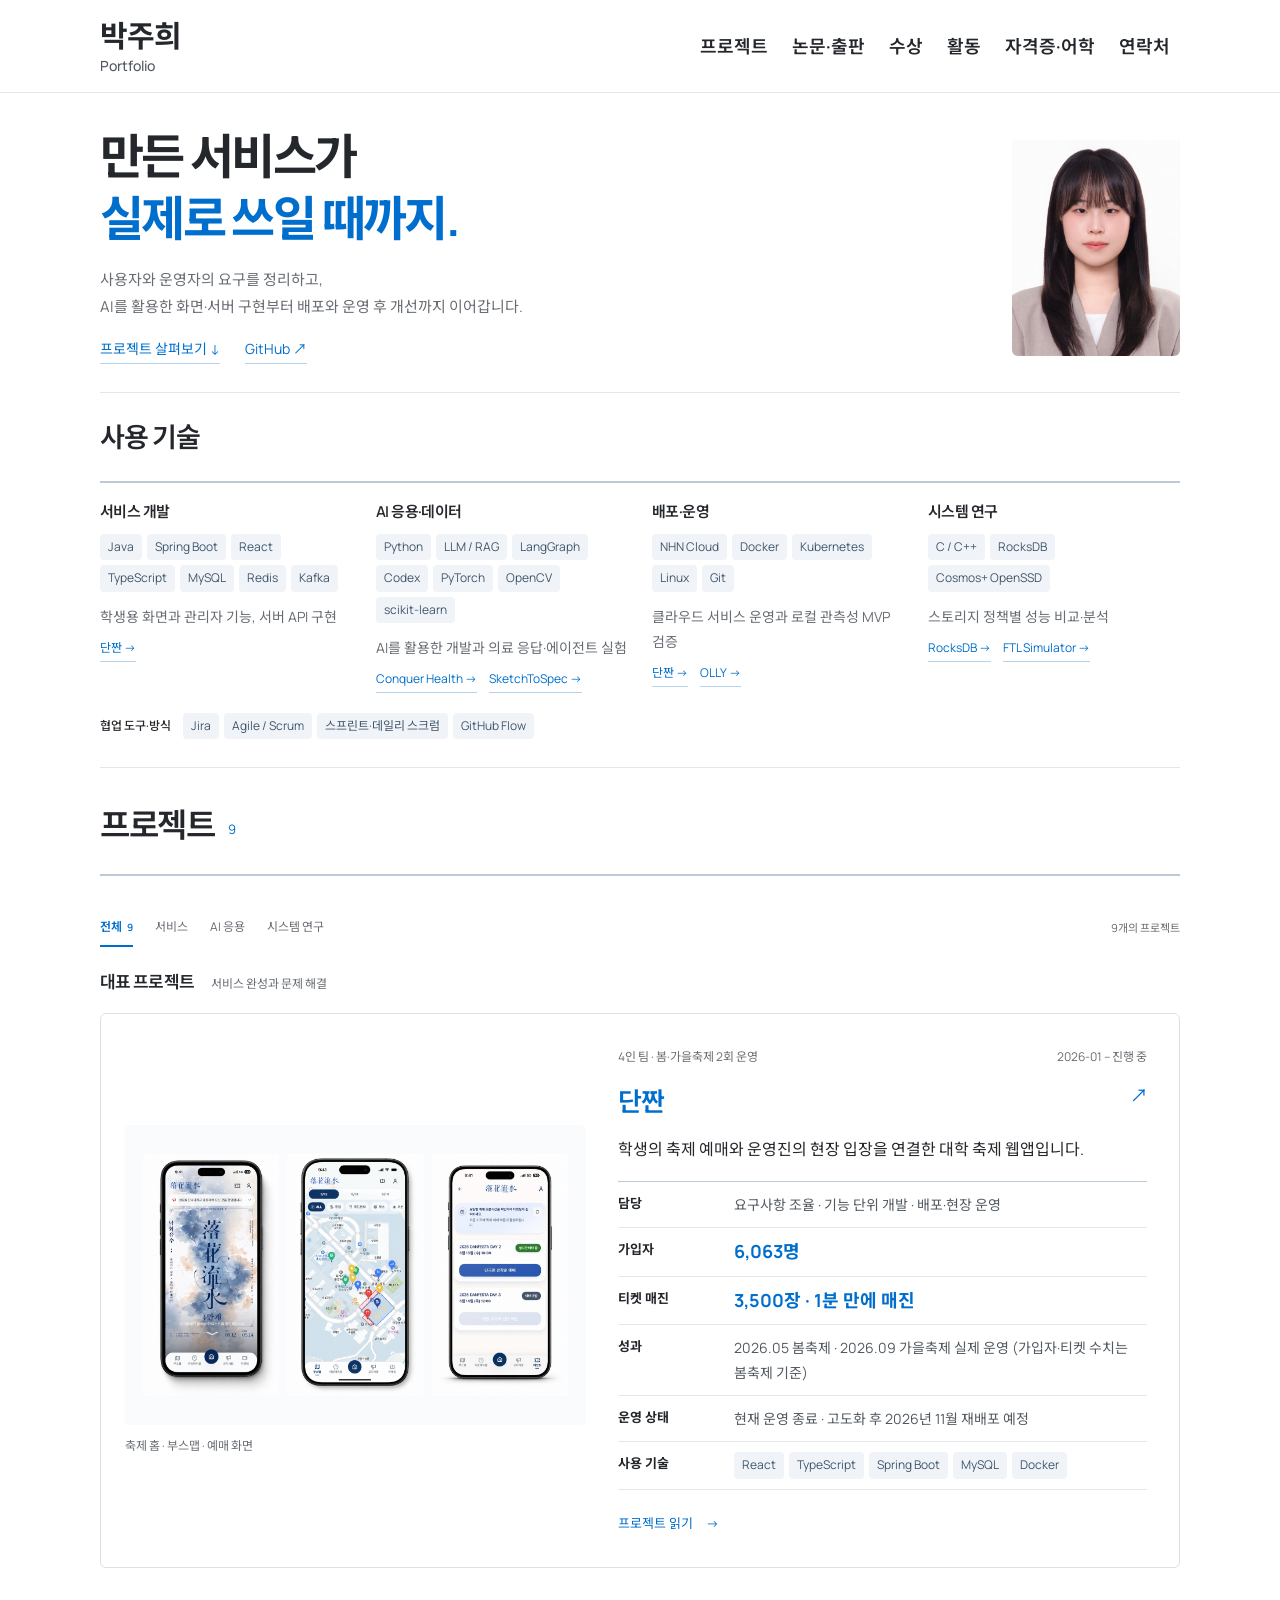
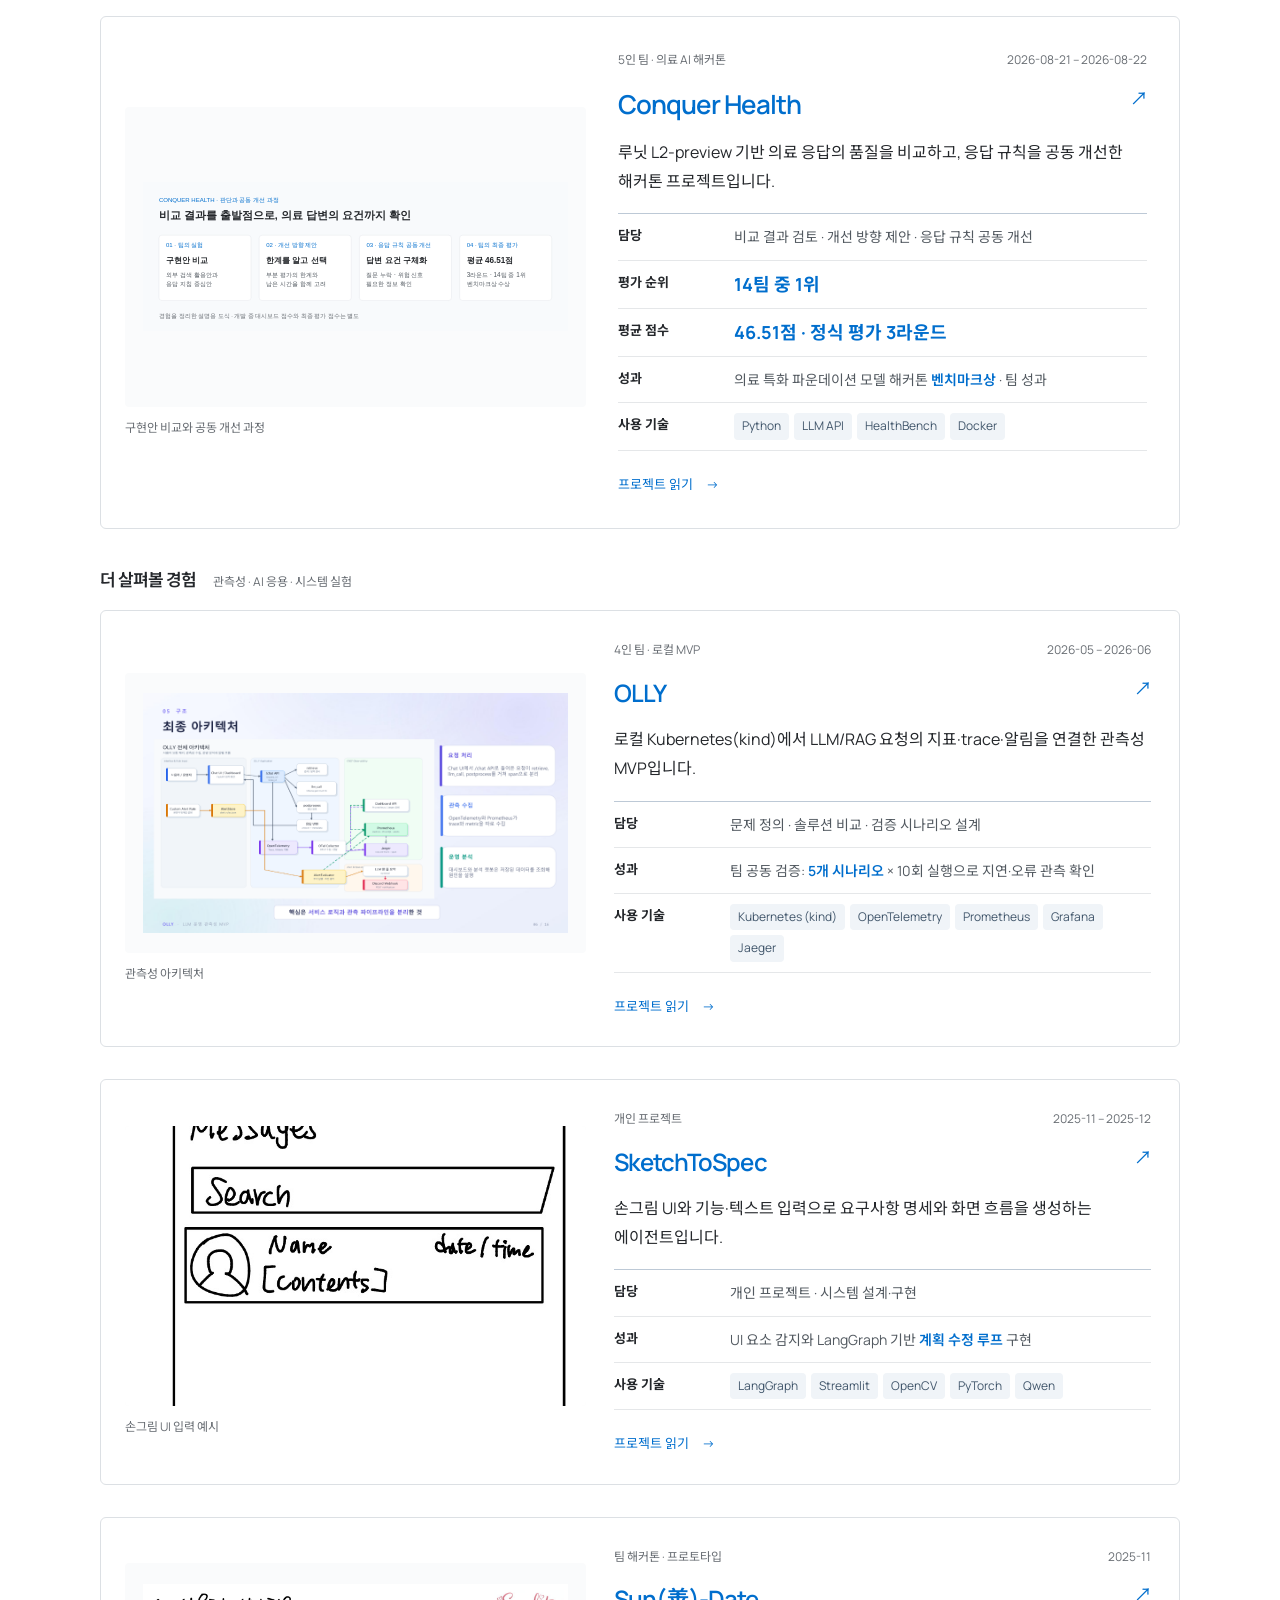
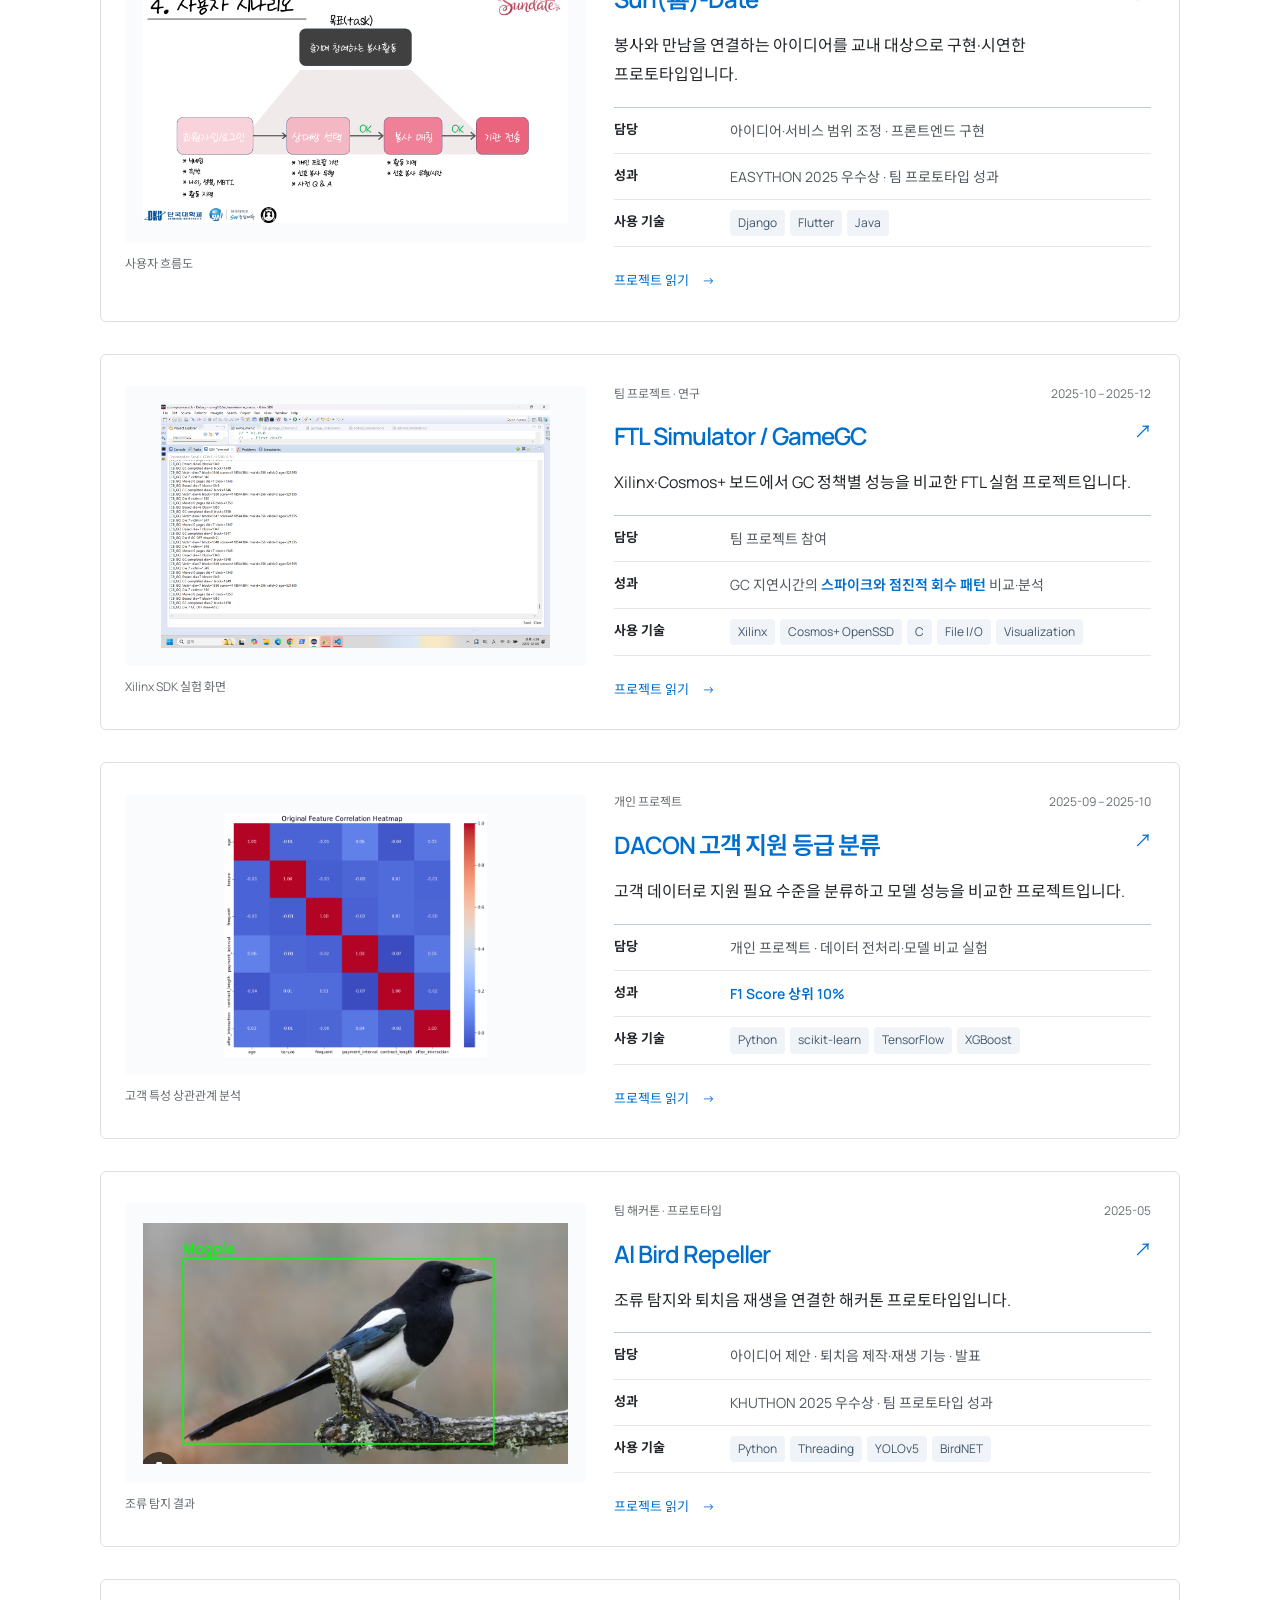
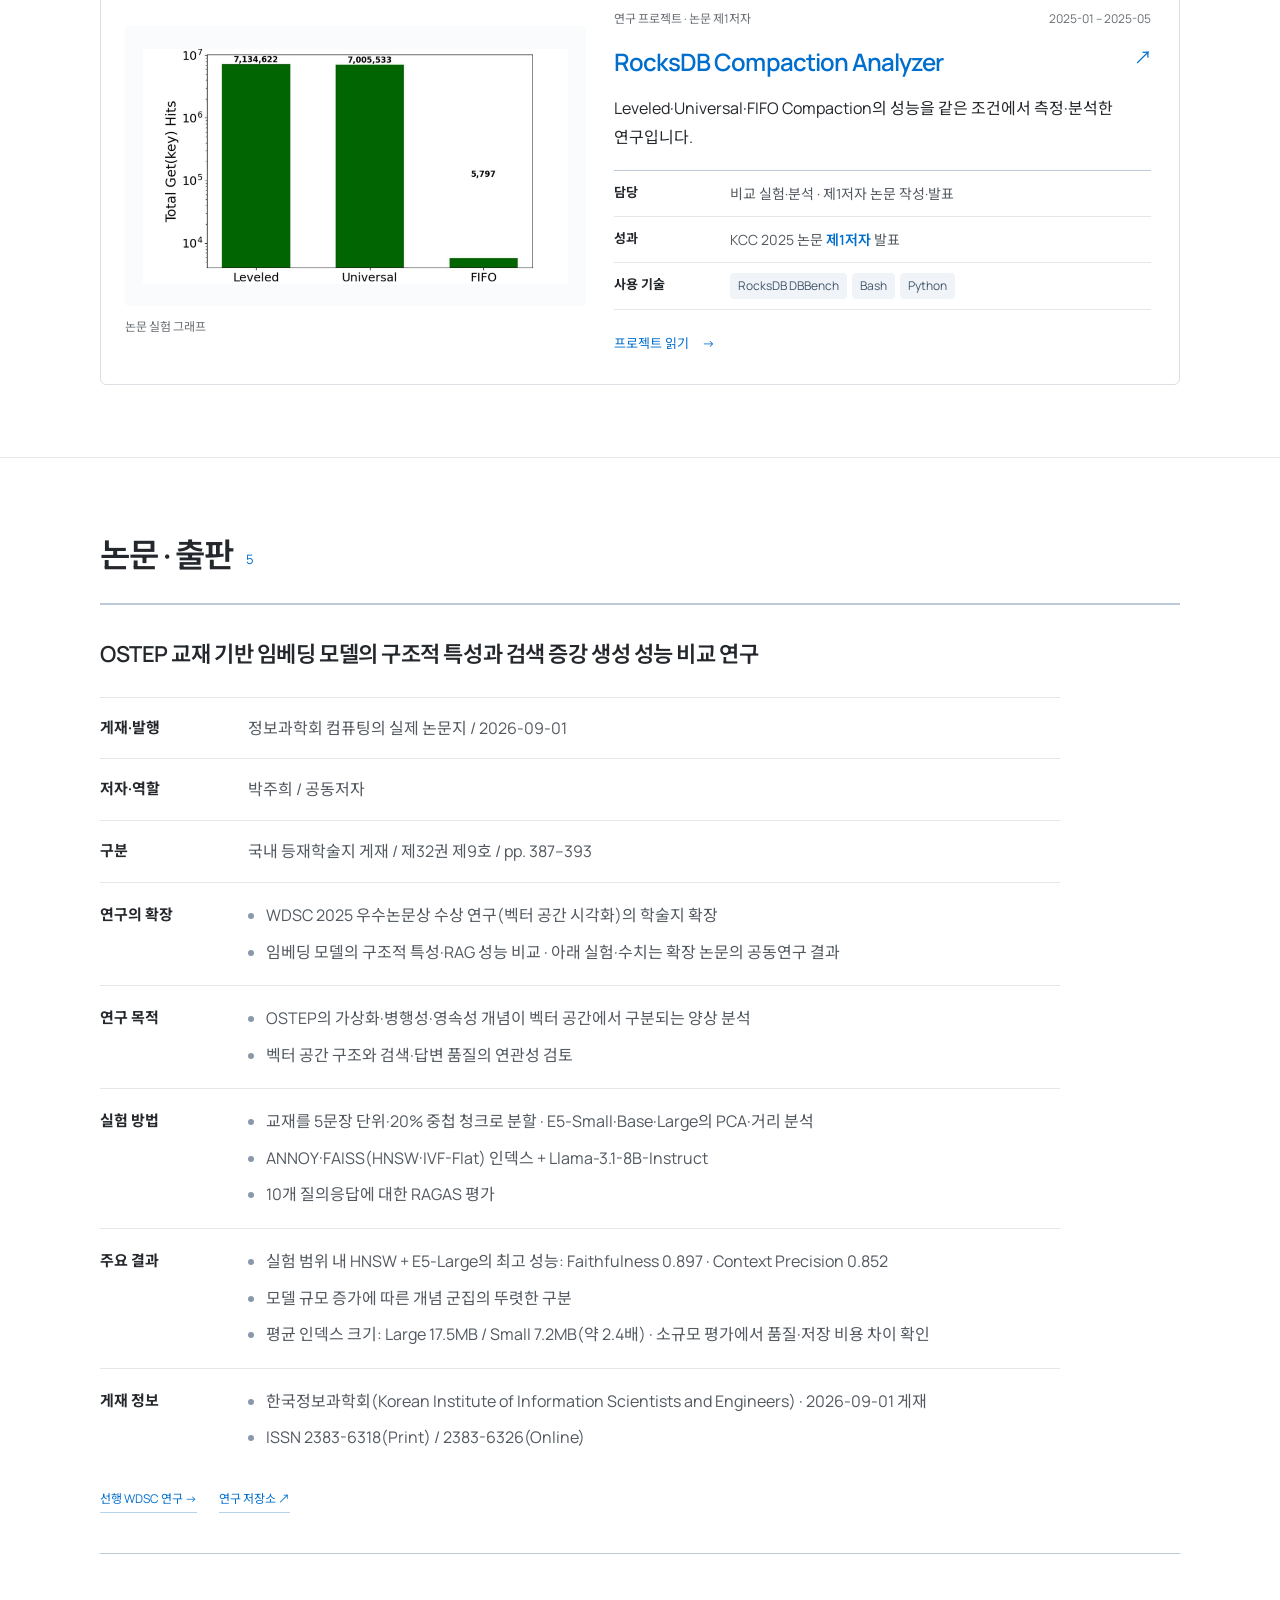
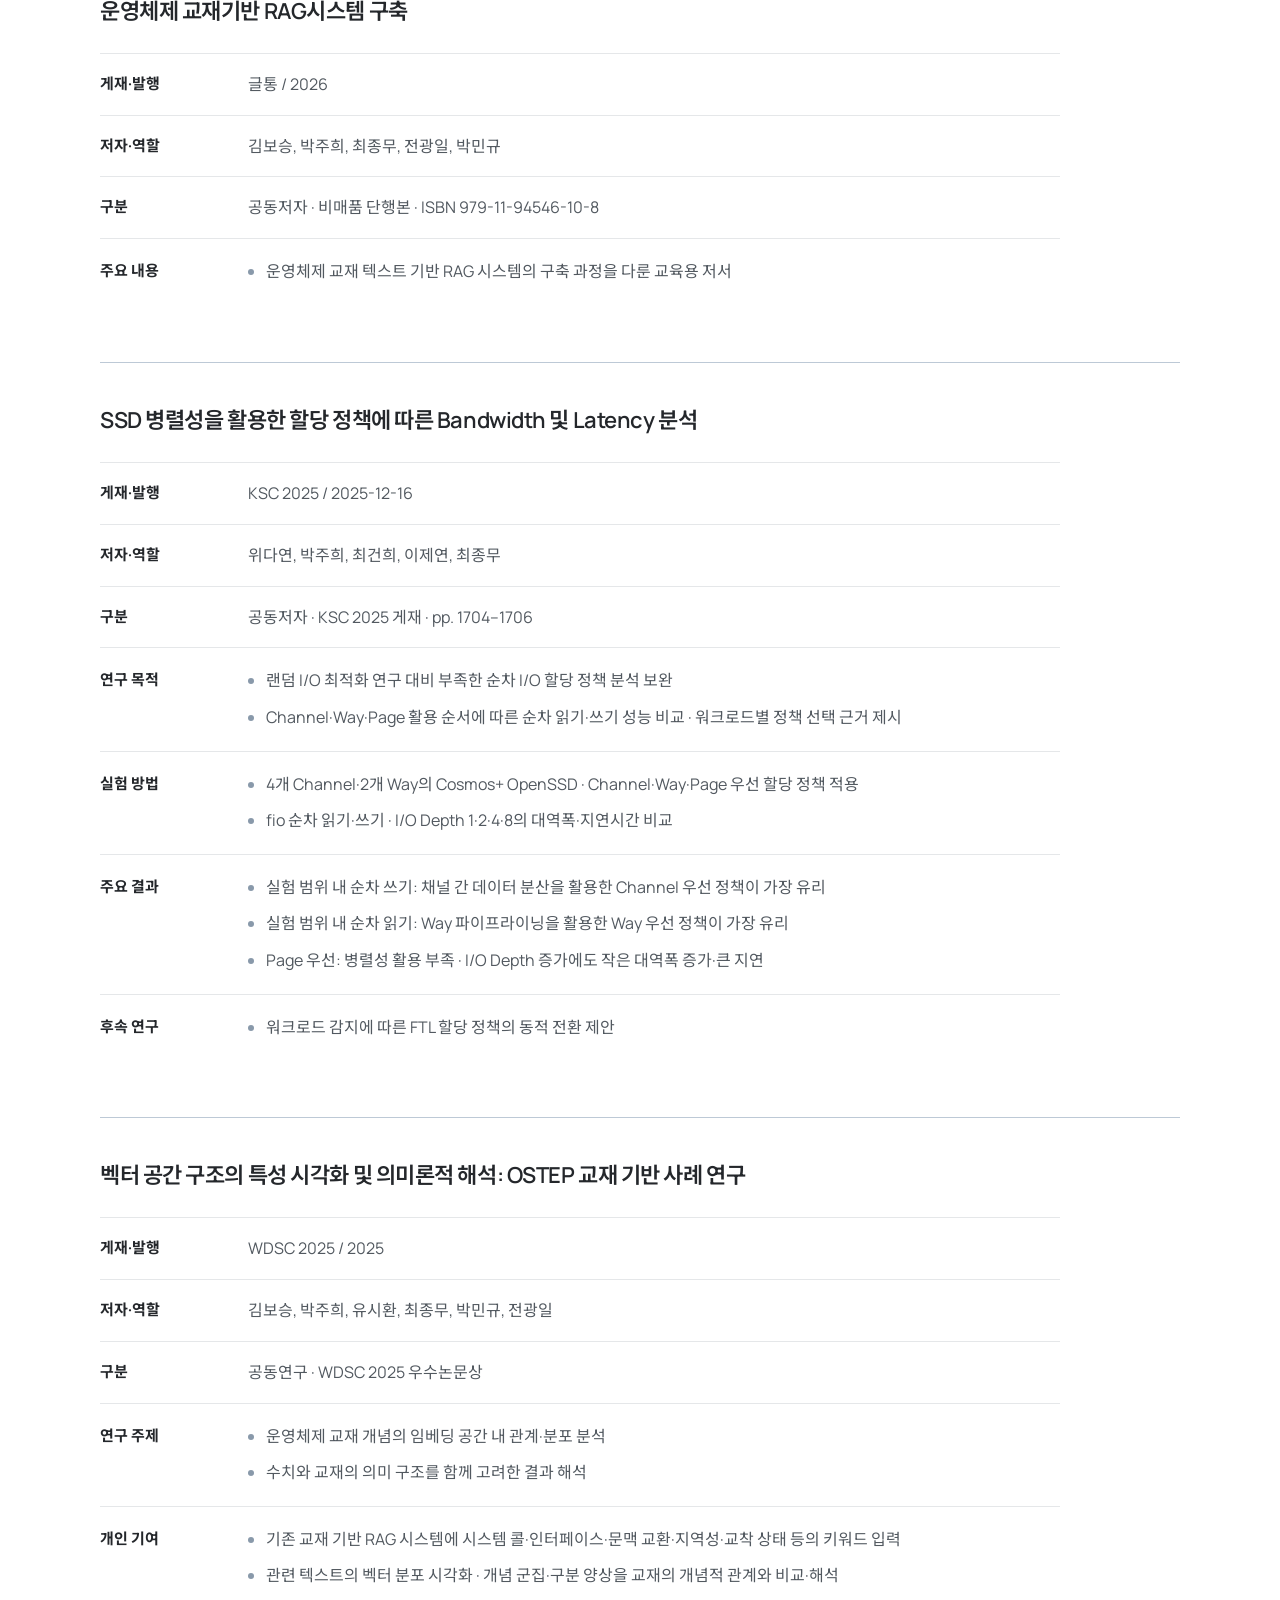
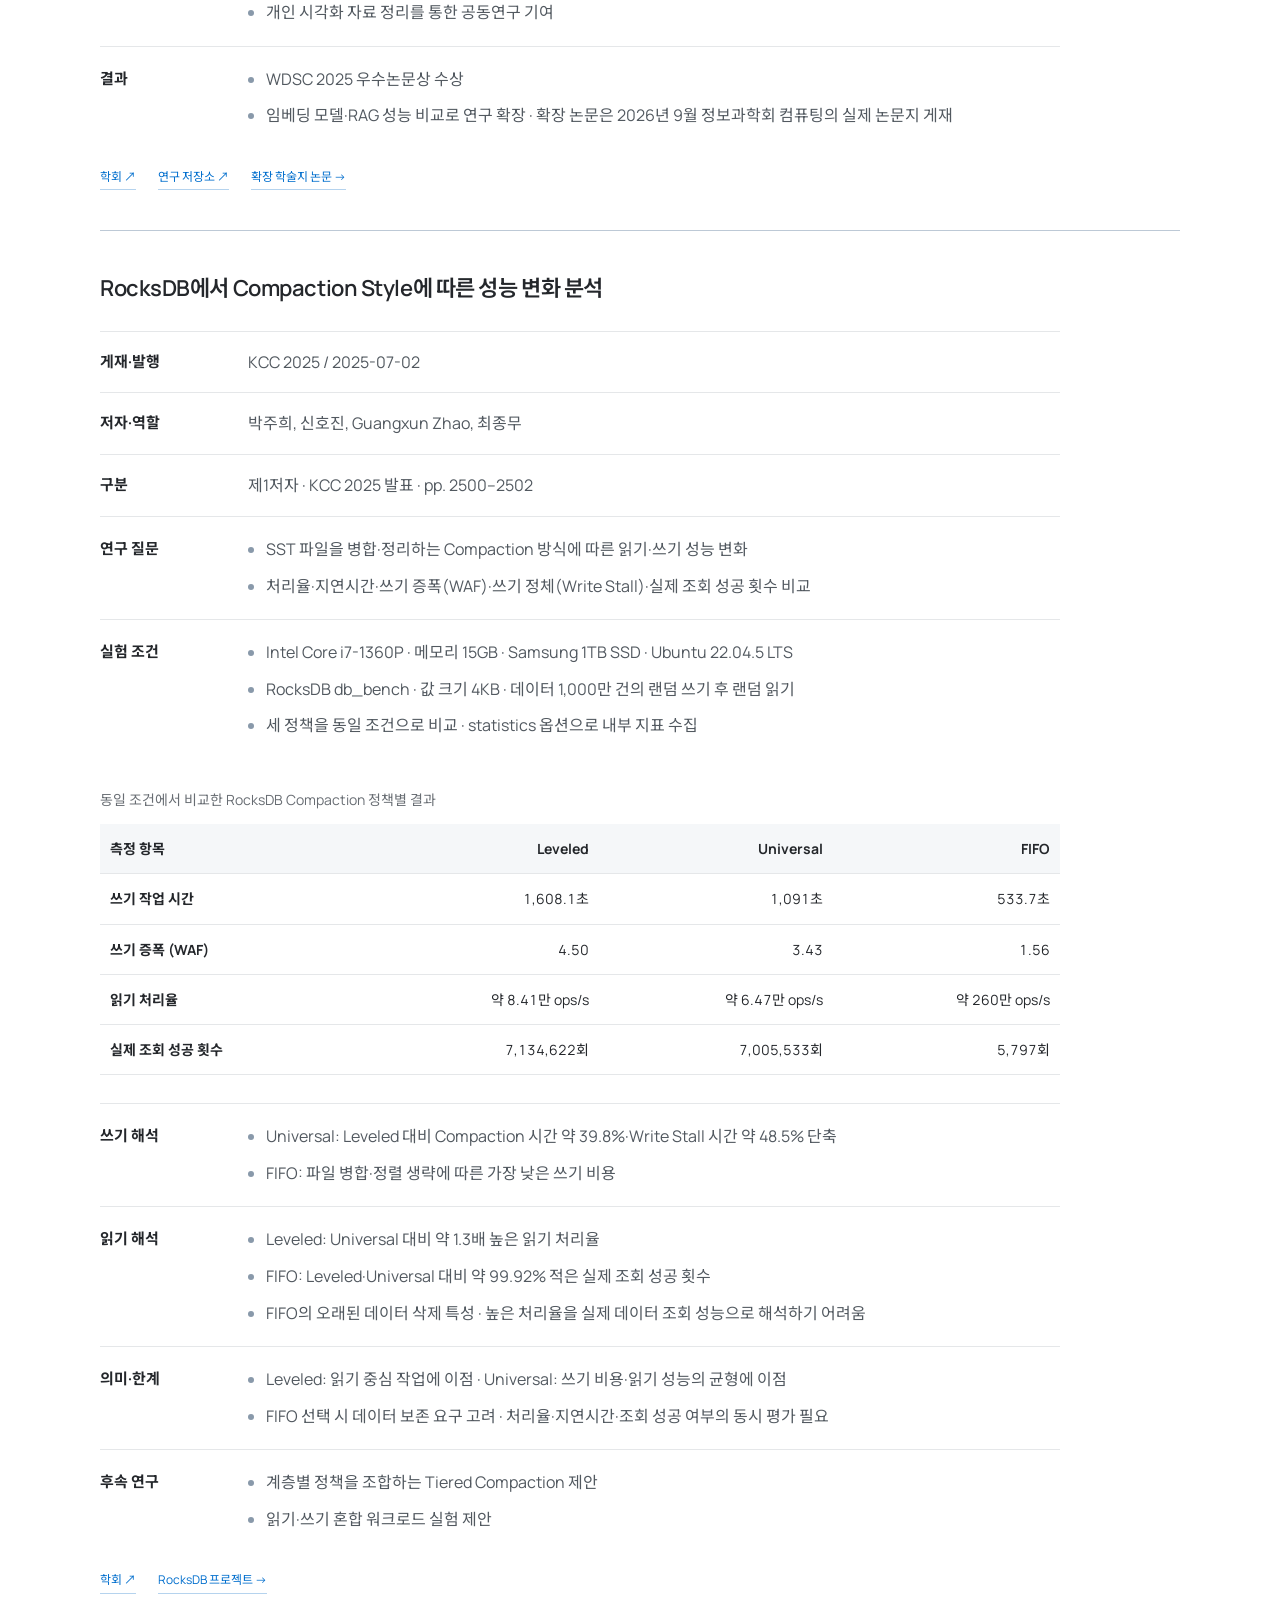
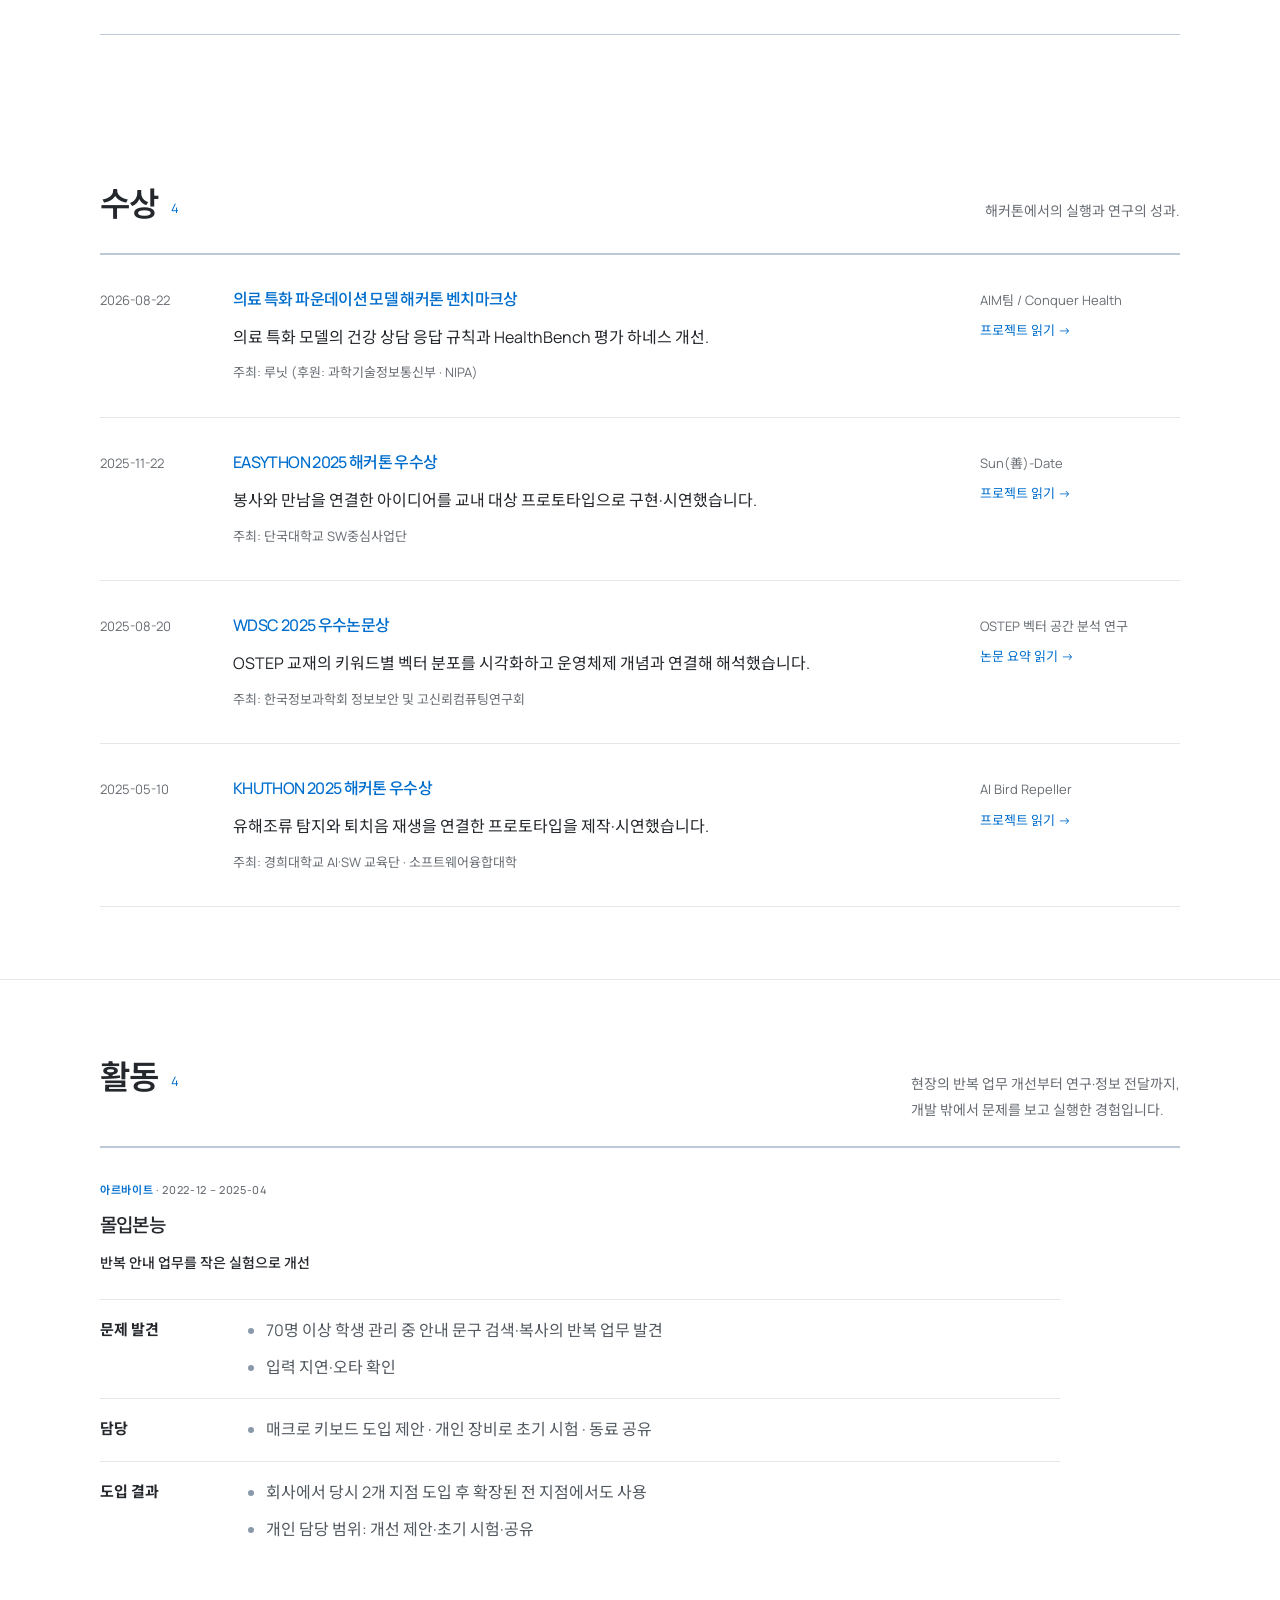
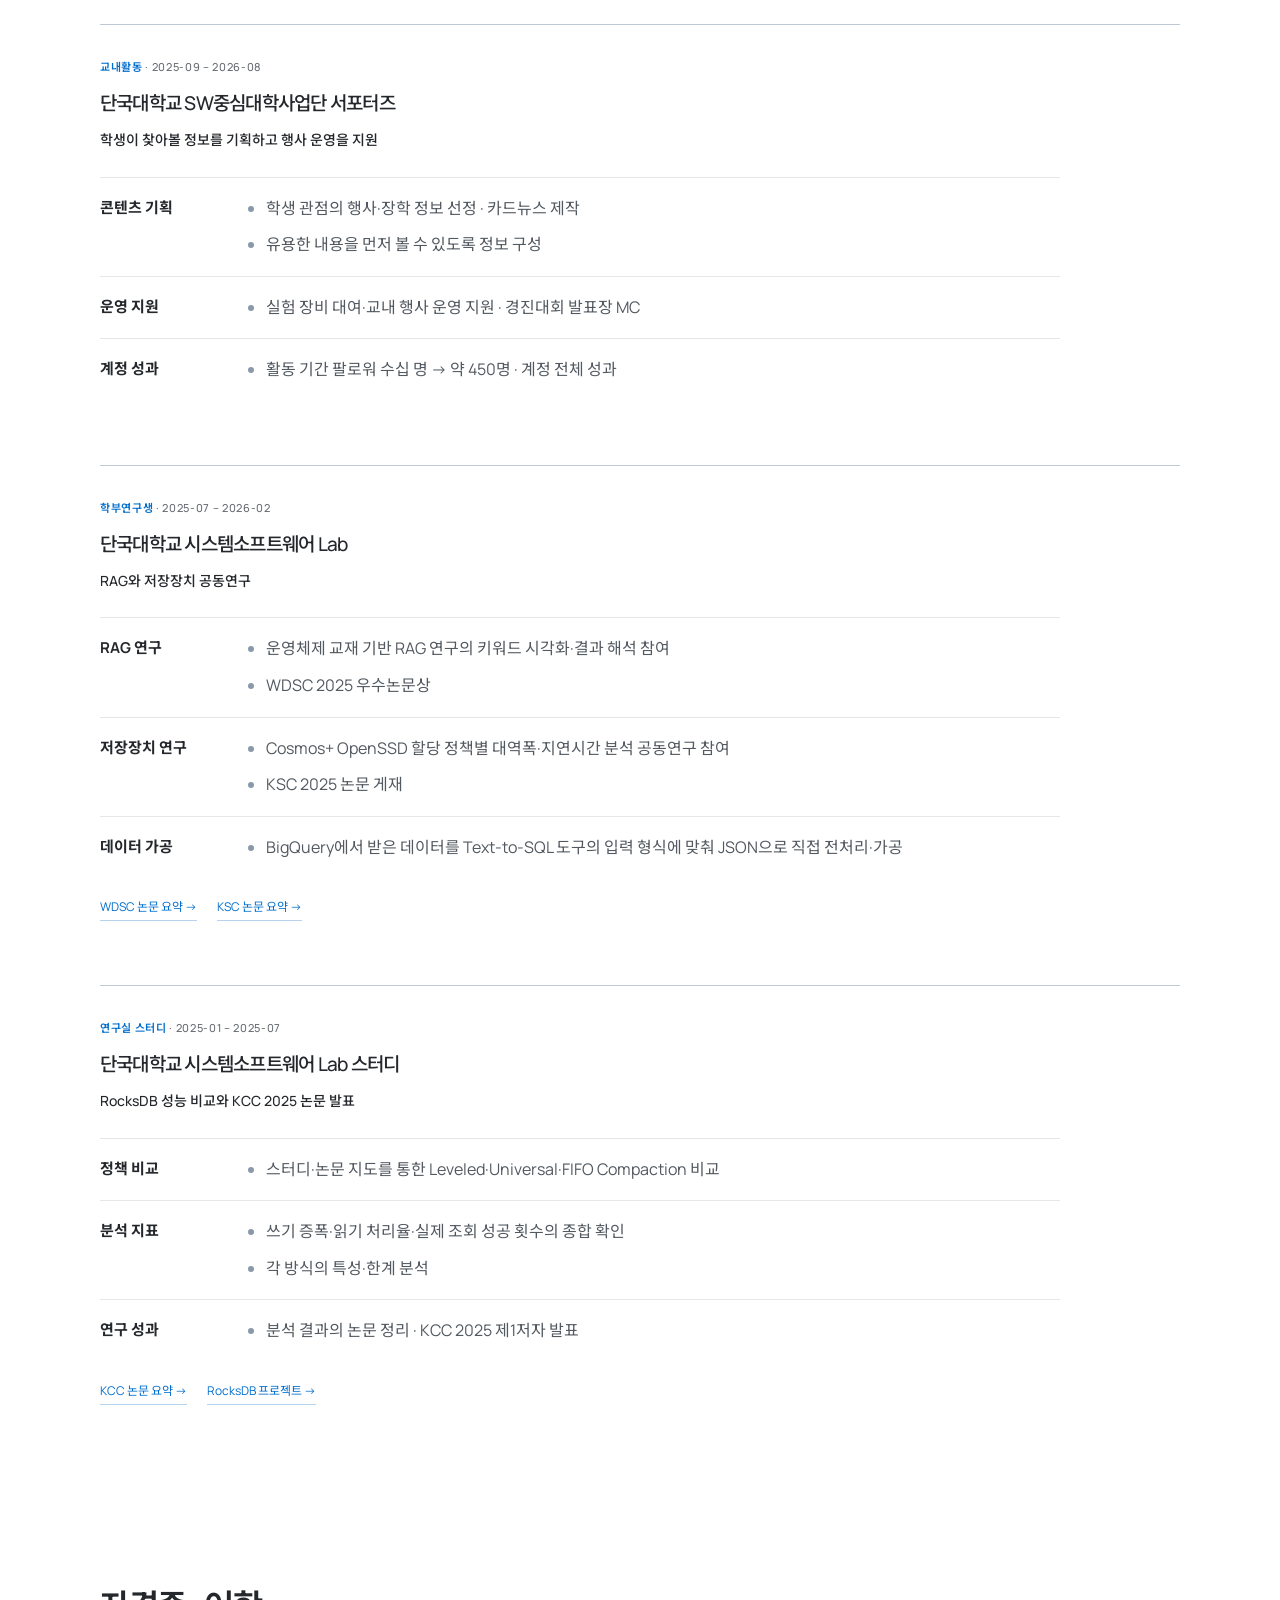
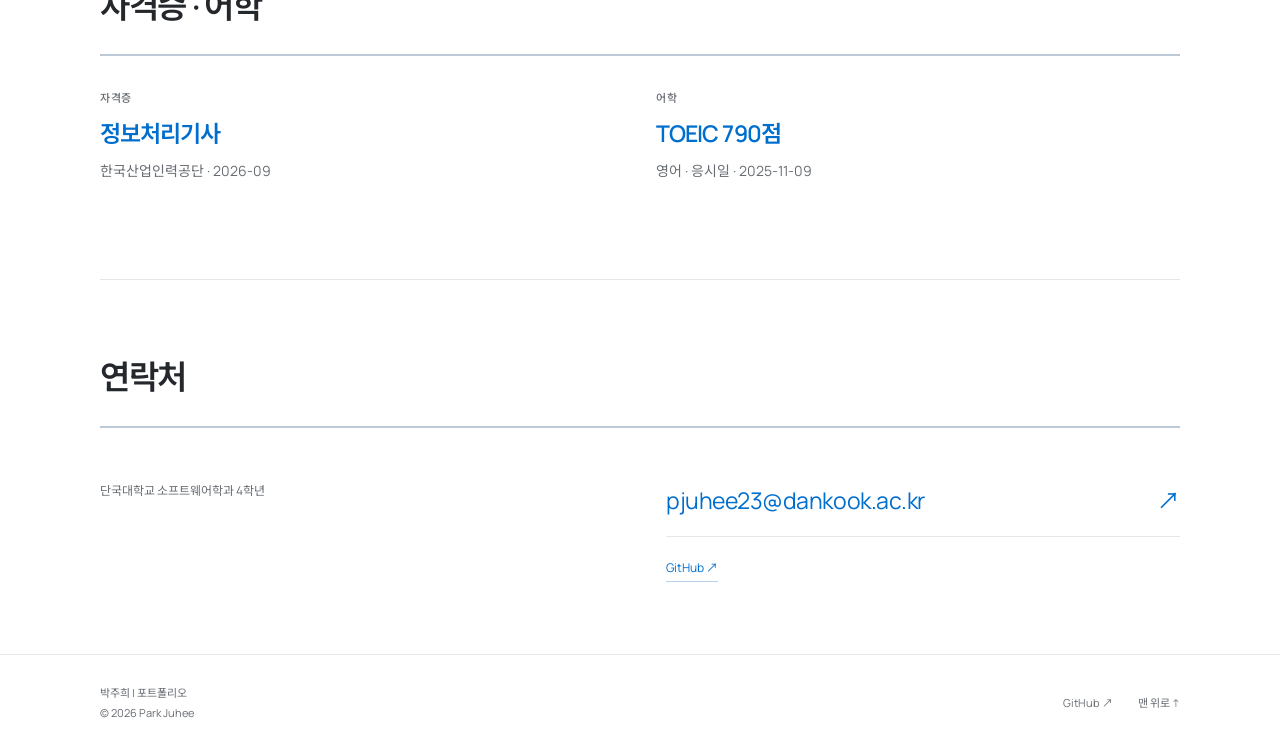
<file: index.html>
<!doctype html>
<html lang="ko"><head><meta charset="utf-8"><meta name="viewport" content="width=device-width, initial-scale=1">
<title>포트폴리오 · 박주희</title><meta name="description" content="서비스 기획과 개발, 배포·운영 경험부터 AI 응용과 시스템 연구까지. 박주희의 프로젝트와 문제 해결 과정을 소개하는 포트폴리오.">
<meta name="theme-color" content="#ffffff"><meta property="og:title" content="포트폴리오 · 박주희"><meta property="og:description" content="서비스 기획과 개발, 배포·운영 경험부터 AI 응용과 시스템 연구까지. 박주희의 프로젝트와 문제 해결 과정을 소개하는 포트폴리오."><meta property="og:type" content="website"><meta property="og:url" content="https://juhee0223.github.io/juhee-portfolio/">
<link rel="canonical" href="https://juhee0223.github.io/juhee-portfolio/"><link rel="icon" href="assets/favicon.svg" type="image/svg+xml">
<link rel="preconnect" href="https://fonts.googleapis.com"><link rel="preconnect" href="https://fonts.gstatic.com" crossorigin>
<link href="https://fonts.googleapis.com/css2?family=Manrope:wght@400;500;600;700;800&family=Noto+Sans+KR:wght@400;500;600;700;800&display=swap" rel="stylesheet">
<link rel="stylesheet" href="styles.css?v=f61be0116d"><script src="site.js?v=08d4f7c017" defer></script></head>
<body><a class="skip-link" href="#main">본문으로 바로가기</a>
<header class="site-header"><div class="nav-wrap"><a class="brand" href="index.html" aria-label="박주희 포트폴리오 홈"><span>박주희</span><small>Portfolio</small></a>
<button class="menu-toggle" type="button" aria-expanded="false" aria-controls="site-nav">메뉴 <span aria-hidden="true">☰</span></button>
<nav id="site-nav" aria-label="주요 메뉴"><a href="#projects">프로젝트</a><a href="#research">논문·출판</a><a href="#awards">수상</a><a href="#activities">활동</a><a href="#credentials">자격증·어학</a><a class="nav-contact" href="#contact">연락처</a></nav></div></header>
<main id="main">
<section class="hero container"><img class="hero-portrait" src="assets/juhee-portrait.jpg" alt="박주희 프로필 사진" width="1169" height="1712" fetchpriority="high"><h1>만든 서비스가<br><span class="accent-text">실제로 쓰일 때까지.</span></h1><p class="hero-description">사용자와 운영자의 요구를 정리하고,<br>AI를 활용한 화면·서버 구현부터 배포와 운영 후 개선까지 이어갑니다.</p><div class="hero-actions"><a class="text-link" href="#projects">프로젝트 살펴보기 ↓</a><a class="text-link" href="https://github.com/juhee0223" target="_blank" rel="noopener noreferrer">GitHub ↗</a></div></section>
<section id="skills" class="skills-section container" aria-labelledby="skills-title"><div class="section-heading"><h2 id="skills-title">사용 기술</h2></div><div class="skill-grid"><article class="skill-group"><h3>서비스 개발</h3><div class="tech-tags"><span>Java</span><span>Spring Boot</span><span>React</span><span>TypeScript</span><span>MySQL</span><span>Redis</span><span>Kafka</span></div><p>학생용 화면과 관리자 기능, 서버 API 구현</p><div class="skill-links"><a class="text-link" href="projects/danzzan.html">단짠 <span aria-hidden="true">→</span></a></div></article><article class="skill-group"><h3>AI 응용·데이터</h3><div class="tech-tags"><span>Python</span><span>LLM / RAG</span><span>LangGraph</span><span>Codex</span><span>PyTorch</span><span>OpenCV</span><span>scikit-learn</span></div><p>AI를 활용한 개발과 의료 응답·에이전트 실험</p><div class="skill-links"><a class="text-link" href="projects/conquer-health.html">Conquer Health <span aria-hidden="true">→</span></a><a class="text-link" href="projects/sketch-to-spec.html">SketchToSpec <span aria-hidden="true">→</span></a></div></article><article class="skill-group"><h3>배포·운영</h3><div class="tech-tags"><span>NHN Cloud</span><span>Docker</span><span>Kubernetes</span><span>Linux</span><span>Git</span></div><p>클라우드 서비스 운영과 로컬 관측성 MVP 검증</p><div class="skill-links"><a class="text-link" href="projects/danzzan.html">단짠 <span aria-hidden="true">→</span></a><a class="text-link" href="projects/olly.html">OLLY <span aria-hidden="true">→</span></a></div></article><article class="skill-group"><h3>시스템 연구</h3><div class="tech-tags"><span>C / C++</span><span>RocksDB</span><span>Cosmos+ OpenSSD</span></div><p>스토리지 정책별 성능 비교·분석</p><div class="skill-links"><a class="text-link" href="projects/rocksdb.html">RocksDB <span aria-hidden="true">→</span></a><a class="text-link" href="projects/gamegc.html">FTL Simulator <span aria-hidden="true">→</span></a></div></article></div><div class="skills-collaboration"><strong>협업 도구·방식</strong><div class="tech-tags"><span>Jira</span><span>Agile / Scrum</span><span>스프린트·데일리 스크럼</span><span>GitHub Flow</span></div></div></section>
<section id="projects" class="section container"><div class="section-heading"><div><h2>프로젝트 <span class="section-count">9</span></h2></div></div><div class="filter-row"><div class="filters" role="group" aria-label="프로젝트 분야 필터"><button type="button" data-filter="all" class="active" aria-pressed="true">전체 <span>9</span></button><button type="button" data-filter="service" aria-pressed="false">서비스</button><button type="button" data-filter="ai" aria-pressed="false">AI 응용</button><button type="button" data-filter="systems" aria-pressed="false">시스템 연구</button></div><p class="project-count" role="status" aria-live="polite">9개의 프로젝트</p></div><div class="project-group"><h3 class="project-group-title">대표 프로젝트 <span>서비스 완성과 문제 해결</span></h3><div class="project-grid featured-grid"><article class="project-card featured-card" data-category="service"><a class="card-body" href="projects/danzzan.html" aria-labelledby="project-danzzan"><div class="card-media-wrap"><div class="card-media screen-strip"><img src="assets/danzzan-user-home.png" alt="단짠 축제 홈 화면의 포스터와 주요 메뉴" width="941" height="1672" loading="lazy" decoding="async"><img src="assets/danzzan-user-boothmap.png" alt="단짠의 날짜 및 유형별 부스 위치 지도" width="941" height="1672" loading="lazy" decoding="async"><img src="assets/danzzan-ticketing.png" alt="단짠의 날짜별 예매 상태와 예매 버튼 화면" width="941" height="1672" loading="lazy" decoding="async"></div><p class="card-media-label">축제 홈 · 부스맵 · 예매 화면</p></div><div class="card-copy"><div class="card-meta"><span>4인 팀 · 봄·가을축제 2회 운영</span><span>2026-01 – 진행 중</span></div><h3 id="project-danzzan">단짠<span aria-hidden="true">↗</span></h3><p class="card-subtitle">학생의 축제 예매와 운영진의 현장 입장을 연결한 대학 축제 웹앱입니다.</p><dl class="info-list card-facts"><div class="info-row"><dt>담당</dt><dd>요구사항 조율 · 기능 단위 개발 · 배포·현장 운영</dd></div><div class="info-row"><dt>가입자</dt><dd><strong class="metric-value">6,063명</strong></dd></div><div class="info-row"><dt>티켓 매진</dt><dd><strong class="metric-value">3,500장 · 1분 만에 매진</strong></dd></div><div class="info-row"><dt>성과</dt><dd>2026.05 봄축제 · 2026.09 가을축제 실제 운영 (가입자·티켓 수치는 봄축제 기준)</dd></div><div class="info-row"><dt>운영 상태</dt><dd>현재 운영 종료 · 고도화 후 2026년 11월 재배포 예정</dd></div><div class="info-row"><dt>사용 기술</dt><dd><div class="tech-tags"><span>React</span><span>TypeScript</span><span>Spring Boot</span><span>MySQL</span><span>Docker</span></div></dd></div></dl><span class="card-cta">프로젝트 읽기 <span aria-hidden="true">→</span></span></div></a></article><article class="project-card featured-card" data-category="ai"><a class="card-body" href="projects/conquer-health.html" aria-labelledby="project-conquer-health"><div class="card-media-wrap"><div class="card-media "><img src="assets/conquer-decision-flow.svg" alt="구현안 비교, 부분 평가 한계 검토, 응답 규칙 공동 개선, 최종 평가로 이어지는 과정" width="1200" height="420" loading="lazy" decoding="async"></div><p class="card-media-label">구현안 비교와 공동 개선 과정</p></div><div class="card-copy"><div class="card-meta"><span>5인 팀 · 의료 AI 해커톤</span><span>2026-08-21 – 2026-08-22</span></div><h3 id="project-conquer-health">Conquer Health<span aria-hidden="true">↗</span></h3><p class="card-subtitle">루닛 L2-preview 기반 의료 응답의 품질을 비교하고, 응답 규칙을 공동 개선한 해커톤 프로젝트입니다.</p><dl class="info-list card-facts"><div class="info-row"><dt>담당</dt><dd>비교 결과 검토 · 개선 방향 제안 · 응답 규칙 공동 개선</dd></div><div class="info-row"><dt>평가 순위</dt><dd><strong class="metric-value">14팀 중 1위</strong></dd></div><div class="info-row"><dt>평균 점수</dt><dd><strong class="metric-value">46.51점 · 정식 평가 3라운드</strong></dd></div><div class="info-row"><dt>성과</dt><dd>의료 특화 파운데이션 모델 해커톤 <strong class="detail-highlight">벤치마크상</strong> · 팀 성과</dd></div><div class="info-row"><dt>사용 기술</dt><dd><div class="tech-tags"><span>Python</span><span>LLM API</span><span>HealthBench</span><span>Docker</span></div></dd></div></dl><span class="card-cta">프로젝트 읽기 <span aria-hidden="true">→</span></span></div></a></article></div></div><div class="project-group"><h3 class="project-group-title">더 살펴볼 경험 <span>관측성 · AI 응용 · 시스템 실험</span></h3><div class="project-grid supporting-grid"><article class="project-card supporting-card" data-category="systems"><a class="card-body" href="projects/olly.html" aria-labelledby="project-olly"><div class="card-media-wrap"><div class="card-media "><img src="assets/olly-architecture.png" alt="Chat UI부터 OpenTelemetry·Prometheus·Jaeger·Discord 알림으로 이어지는 OLLY 구조도" width="1920" height="1080" loading="lazy" decoding="async"></div><p class="card-media-label">관측성 아키텍처</p></div><div class="card-copy"><div class="card-meta"><span>4인 팀 · 로컬 MVP</span><span>2026-05 – 2026-06</span></div><h3 id="project-olly">OLLY<span aria-hidden="true">↗</span></h3><p class="card-subtitle">로컬 Kubernetes(kind)에서 LLM/RAG 요청의 지표·trace·알림을 연결한 관측성 MVP입니다.</p><dl class="info-list card-facts"><div class="info-row"><dt>담당</dt><dd>문제 정의 · 솔루션 비교 · 검증 시나리오 설계</dd></div><div class="info-row"><dt>성과</dt><dd>팀 공동 검증: <strong class="detail-highlight">5개 시나리오</strong> × 10회 실행으로 지연·오류 관측 확인</dd></div><div class="info-row"><dt>사용 기술</dt><dd><div class="tech-tags"><span>Kubernetes (kind)</span><span>OpenTelemetry</span><span>Prometheus</span><span>Grafana</span><span>Jaeger</span></div></dd></div></dl><span class="card-cta">프로젝트 읽기 <span aria-hidden="true">→</span></span></div></a></article><article class="project-card supporting-card" data-category="ai"><a class="card-body" href="projects/sketch-to-spec.html" aria-labelledby="project-sketch-to-spec"><div class="card-media-wrap"><div class="card-media sketch-detail"><img src="assets/sketch-input-example.jpg" alt="SketchToSpec 저장소의 손그림 메시지 화면 입력 예시" width="745" height="1168" loading="lazy" decoding="async"></div><p class="card-media-label">손그림 UI 입력 예시</p></div><div class="card-copy"><div class="card-meta"><span>개인 프로젝트</span><span>2025-11 – 2025-12</span></div><h3 id="project-sketch-to-spec">SketchToSpec<span aria-hidden="true">↗</span></h3><p class="card-subtitle">손그림 UI와 기능·텍스트 입력으로 요구사항 명세와 화면 흐름을 생성하는 에이전트입니다.</p><dl class="info-list card-facts"><div class="info-row"><dt>담당</dt><dd>개인 프로젝트 · 시스템 설계·구현</dd></div><div class="info-row"><dt>성과</dt><dd>UI 요소 감지와 LangGraph 기반 <strong class="detail-highlight">계획 수정 루프</strong> 구현</dd></div><div class="info-row"><dt>사용 기술</dt><dd><div class="tech-tags"><span>LangGraph</span><span>Streamlit</span><span>OpenCV</span><span>PyTorch</span><span>Qwen</span></div></dd></div></dl><span class="card-cta">프로젝트 읽기 <span aria-hidden="true">→</span></span></div></a></article><article class="project-card supporting-card" data-category="service"><a class="card-body" href="projects/sun-date.html" aria-labelledby="project-sun-date"><div class="card-media-wrap"><div class="card-media "><img src="assets/sundate-user-flow.png" alt="가입·상대방 선택·봉사 매칭·기관 전송으로 이어지는 Sun-Date 시나리오" width="1440" height="810" loading="lazy" decoding="async"></div><p class="card-media-label">사용자 흐름도</p></div><div class="card-copy"><div class="card-meta"><span>팀 해커톤 · 프로토타입</span><span>2025-11</span></div><h3 id="project-sun-date">Sun(善)-Date<span aria-hidden="true">↗</span></h3><p class="card-subtitle">봉사와 만남을 연결하는 아이디어를 교내 대상으로 구현·시연한 프로토타입입니다.</p><dl class="info-list card-facts"><div class="info-row"><dt>담당</dt><dd>아이디어·서비스 범위 조정 · 프론트엔드 구현</dd></div><div class="info-row"><dt>성과</dt><dd>EASYTHON 2025 우수상 · 팀 프로토타입 성과</dd></div><div class="info-row"><dt>사용 기술</dt><dd><div class="tech-tags"><span>Django</span><span>Flutter</span><span>Java</span></div></dd></div></dl><span class="card-cta">프로젝트 읽기 <span aria-hidden="true">→</span></span></div></a></article><article class="project-card supporting-card" data-category="systems"><a class="card-body" href="projects/gamegc.html" aria-labelledby="project-gamegc"><div class="card-media-wrap"><div class="card-media "><img src="assets/gamegc-xilinx-console.png" alt="Xilinx SDK에서 Cost-Benefit GC의 victim 선택과 erase 로그를 확인하는 COSMOS+ 실험 화면" width="2876" height="1800" loading="lazy" decoding="async"></div><p class="card-media-label">Xilinx SDK 실험 화면</p></div><div class="card-copy"><div class="card-meta"><span>팀 프로젝트 · 연구</span><span>2025-10 – 2025-12</span></div><h3 id="project-gamegc">FTL Simulator / GameGC<span aria-hidden="true">↗</span></h3><p class="card-subtitle">Xilinx·Cosmos+ 보드에서 GC 정책별 성능을 비교한 FTL 실험 프로젝트입니다.</p><dl class="info-list card-facts"><div class="info-row"><dt>담당</dt><dd>팀 프로젝트 참여</dd></div><div class="info-row"><dt>성과</dt><dd>GC 지연시간의 <strong class="detail-highlight">스파이크와 점진적 회수 패턴</strong> 비교·분석</dd></div><div class="info-row"><dt>사용 기술</dt><dd><div class="tech-tags"><span>Xilinx</span><span>Cosmos+ OpenSSD</span><span>C</span><span>File I/O</span><span>Visualization</span></div></dd></div></dl><span class="card-cta">프로젝트 읽기 <span aria-hidden="true">→</span></span></div></a></article><article class="project-card supporting-card" data-category="ai"><a class="card-body" href="projects/dacon.html" aria-labelledby="project-dacon"><div class="card-media-wrap"><div class="card-media "><img src="assets/dacon-feature-heatmap.png" alt="나이·이용 기간·결제 간격 등 원본 고객 특성 간 상관계수 히트맵" width="2714" height="2519" loading="lazy" decoding="async"></div><p class="card-media-label">고객 특성 상관관계 분석</p></div><div class="card-copy"><div class="card-meta"><span>개인 프로젝트</span><span>2025-09 – 2025-10</span></div><h3 id="project-dacon">DACON 고객 지원 등급 분류<span aria-hidden="true">↗</span></h3><p class="card-subtitle">고객 데이터로 지원 필요 수준을 분류하고 모델 성능을 비교한 프로젝트입니다.</p><dl class="info-list card-facts"><div class="info-row"><dt>담당</dt><dd>개인 프로젝트 · 데이터 전처리·모델 비교 실험</dd></div><div class="info-row"><dt>성과</dt><dd><strong class="detail-highlight">F1 Score</strong> <strong class="detail-highlight">상위 10%</strong></dd></div><div class="info-row"><dt>사용 기술</dt><dd><div class="tech-tags"><span>Python</span><span>scikit-learn</span><span>TensorFlow</span><span>XGBoost</span></div></dd></div></dl><span class="card-cta">프로젝트 읽기 <span aria-hidden="true">→</span></span></div></a></article><article class="project-card supporting-card" data-category="ai"><a class="card-body" href="projects/bird-repeller.html" aria-labelledby="project-bird-repeller"><div class="card-media-wrap"><div class="card-media "><img src="assets/bird-detection.jpg" alt="테스트 이미지에서 Magpie로 분류된 까치와 탐지 bounding box" width="792" height="448" loading="lazy" decoding="async"></div><p class="card-media-label">조류 탐지 결과</p></div><div class="card-copy"><div class="card-meta"><span>팀 해커톤 · 프로토타입</span><span>2025-05</span></div><h3 id="project-bird-repeller">AI Bird Repeller<span aria-hidden="true">↗</span></h3><p class="card-subtitle">조류 탐지와 퇴치음 재생을 연결한 해커톤 프로토타입입니다.</p><dl class="info-list card-facts"><div class="info-row"><dt>담당</dt><dd>아이디어 제안 · 퇴치음 제작·재생 기능 · 발표</dd></div><div class="info-row"><dt>성과</dt><dd>KHUTHON 2025 우수상 · 팀 프로토타입 성과</dd></div><div class="info-row"><dt>사용 기술</dt><dd><div class="tech-tags"><span>Python</span><span>Threading</span><span>YOLOv5</span><span>BirdNET</span></div></dd></div></dl><span class="card-cta">프로젝트 읽기 <span aria-hidden="true">→</span></span></div></a></article><article class="project-card supporting-card" data-category="systems"><a class="card-body" href="projects/rocksdb.html" aria-labelledby="project-rocksdb"><div class="card-media-wrap"><div class="card-media "><img src="assets/rocksdb-read-hits.jpg" alt="Leveled·Universal·FIFO 정책별 Get key 조회 성공 횟수를 비교한 로그 축 그래프" width="1564" height="863" loading="lazy" decoding="async"></div><p class="card-media-label">논문 실험 그래프</p></div><div class="card-copy"><div class="card-meta"><span>연구 프로젝트 · 논문 제1저자</span><span>2025-01 – 2025-05</span></div><h3 id="project-rocksdb">RocksDB Compaction Analyzer<span aria-hidden="true">↗</span></h3><p class="card-subtitle">Leveled·Universal·FIFO Compaction의 성능을 같은 조건에서 측정·분석한 연구입니다.</p><dl class="info-list card-facts"><div class="info-row"><dt>담당</dt><dd>비교 실험·분석 · 제1저자 논문 작성·발표</dd></div><div class="info-row"><dt>성과</dt><dd>KCC 2025 논문 <strong class="detail-highlight">제1저자</strong> 발표</dd></div><div class="info-row"><dt>사용 기술</dt><dd><div class="tech-tags"><span>RocksDB DBBench</span><span>Bash</span><span>Python</span></div></dd></div></dl><span class="card-cta">프로젝트 읽기 <span aria-hidden="true">→</span></span></div></a></article></div></div></section>
<section id="research" class="section research-section"><div class="container"><div class="section-heading"><div><h2>논문 · 출판 <span class="section-count">5</span></h2></div></div><div class="publication-list"><article class="publication" id="publication-journal"><div class="pub-main"><h3>OSTEP 교재 기반 임베딩 모델의 구조적 특성과 검색 증강 생성 성능 비교 연구</h3><dl class="info-list publication-meta"><div class="info-row"><dt>게재·발행</dt><dd>정보과학회 컴퓨팅의 실제 논문지 / 2026-09-01</dd></div><div class="info-row"><dt>저자·역할</dt><dd>박주희 / 공동저자</dd></div><div class="info-row"><dt>구분</dt><dd>국내 등재학술지 게재 / 제32권 제9호 / pp. 387–393</dd></div></dl><div class="pub-abstract"><div class="pub-abstract-row"><h4>연구의 확장</h4><ul class="phrase-list"><li>WDSC 2025 우수논문상 수상 연구(벡터 공간 시각화)의 학술지 확장</li><li>임베딩 모델의 구조적 특성·RAG 성능 비교 · 아래 실험·수치는 확장 논문의 공동연구 결과</li></ul></div><div class="pub-abstract-row"><h4>연구 목적</h4><ul class="phrase-list"><li>OSTEP의 가상화·병행성·영속성 개념이 벡터 공간에서 구분되는 양상 분석</li><li>벡터 공간 구조와 검색·답변 품질의 연관성 검토</li></ul></div><div class="pub-abstract-row"><h4>실험 방법</h4><ul class="phrase-list"><li>교재를 5문장 단위·20% 중첩 청크로 분할 · E5-Small·Base·Large의 PCA·거리 분석</li><li>ANNOY·FAISS(HNSW·IVF-Flat) 인덱스 + Llama-3.1-8B-Instruct</li><li>10개 질의응답에 대한 RAGAS 평가</li></ul></div><div class="pub-abstract-row"><h4>주요 결과</h4><ul class="phrase-list"><li>실험 범위 내 HNSW + E5-Large의 최고 성능: Faithfulness 0.897 · Context Precision 0.852</li><li>모델 규모 증가에 따른 개념 군집의 뚜렷한 구분</li><li>평균 인덱스 크기: Large 17.5MB / Small 7.2MB(약 2.4배) · 소규모 평가에서 품질·저장 비용 차이 확인</li></ul></div><div class="pub-abstract-row"><h4>게재 정보</h4><ul class="phrase-list"><li>한국정보과학회(Korean Institute of Information Scientists and Engineers) · 2026-09-01 게재</li><li>ISSN 2383-6318(Print) / 2383-6326(Online)</li></ul></div></div><div class="pub-links"><a class="text-link" href="#publication-wdsc">선행 WDSC 연구 <span aria-hidden="true">→</span></a><a class="text-link" href="https://github.com/DKU-StarLab/OSTEP_RAG" target="_blank" rel="noopener noreferrer">연구 저장소 <span aria-hidden="true">↗</span></a></div></div></article><article class="publication" id="publication-rag-book"><div class="pub-main"><h3>운영체제 교재기반 RAG시스템 구축</h3><dl class="info-list publication-meta"><div class="info-row"><dt>게재·발행</dt><dd>글통 / 2026</dd></div><div class="info-row"><dt>저자·역할</dt><dd>김보승, 박주희, 최종무, 전광일, 박민규</dd></div><div class="info-row"><dt>구분</dt><dd>공동저자 · 비매품 단행본 · ISBN 979-11-94546-10-8</dd></div></dl><div class="pub-abstract"><div class="pub-abstract-row"><h4>주요 내용</h4><ul class="phrase-list"><li>운영체제 교재 텍스트 기반 RAG 시스템의 구축 과정을 다룬 교육용 저서</li></ul></div></div><div class="pub-links"></div></div></article><article class="publication" id="publication-ksc"><div class="pub-main"><h3>SSD 병렬성을 활용한 할당 정책에 따른 Bandwidth 및 Latency 분석</h3><dl class="info-list publication-meta"><div class="info-row"><dt>게재·발행</dt><dd>KSC 2025 / 2025-12-16</dd></div><div class="info-row"><dt>저자·역할</dt><dd>위다연, 박주희, 최건희, 이제연, 최종무</dd></div><div class="info-row"><dt>구분</dt><dd>공동저자 · KSC 2025 게재 · pp. 1704–1706</dd></div></dl><div class="pub-abstract"><div class="pub-abstract-row"><h4>연구 목적</h4><ul class="phrase-list"><li>랜덤 I/O 최적화 연구 대비 부족한 순차 I/O 할당 정책 분석 보완</li><li>Channel·Way·Page 활용 순서에 따른 순차 읽기·쓰기 성능 비교 · 워크로드별 정책 선택 근거 제시</li></ul></div><div class="pub-abstract-row"><h4>실험 방법</h4><ul class="phrase-list"><li>4개 Channel·2개 Way의 Cosmos+ OpenSSD · Channel·Way·Page 우선 할당 정책 적용</li><li>fio 순차 읽기·쓰기 · I/O Depth 1·2·4·8의 대역폭·지연시간 비교</li></ul></div><div class="pub-abstract-row"><h4>주요 결과</h4><ul class="phrase-list"><li>실험 범위 내 순차 쓰기: 채널 간 데이터 분산을 활용한 Channel 우선 정책이 가장 유리</li><li>실험 범위 내 순차 읽기: Way 파이프라이닝을 활용한 Way 우선 정책이 가장 유리</li><li>Page 우선: 병렬성 활용 부족 · I/O Depth 증가에도 작은 대역폭 증가·큰 지연</li></ul></div><div class="pub-abstract-row"><h4>후속 연구</h4><ul class="phrase-list"><li>워크로드 감지에 따른 FTL 할당 정책의 동적 전환 제안</li></ul></div></div><div class="pub-links"></div></div></article><article class="publication" id="publication-wdsc"><div class="pub-main"><h3>벡터 공간 구조의 특성 시각화 및 의미론적 해석: OSTEP 교재 기반 사례 연구</h3><dl class="info-list publication-meta"><div class="info-row"><dt>게재·발행</dt><dd>WDSC 2025 / 2025</dd></div><div class="info-row"><dt>저자·역할</dt><dd>김보승, 박주희, 유시환, 최종무, 박민규, 전광일</dd></div><div class="info-row"><dt>구분</dt><dd>공동연구 · WDSC 2025 우수논문상</dd></div></dl><div class="pub-abstract"><div class="pub-abstract-row"><h4>연구 주제</h4><ul class="phrase-list"><li>운영체제 교재 개념의 임베딩 공간 내 관계·분포 분석</li><li>수치와 교재의 의미 구조를 함께 고려한 결과 해석</li></ul></div><div class="pub-abstract-row"><h4>개인 기여</h4><ul class="phrase-list"><li>기존 교재 기반 RAG 시스템에 시스템 콜·인터페이스·문맥 교환·지역성·교착 상태 등의 키워드 입력</li><li>관련 텍스트의 벡터 분포 시각화 · 개념 군집·구분 양상을 교재의 개념적 관계와 비교·해석</li><li>개인 시각화 자료 정리를 통한 공동연구 기여</li></ul></div><div class="pub-abstract-row"><h4>결과</h4><ul class="phrase-list"><li>WDSC 2025 우수논문상 수상</li><li>임베딩 모델·RAG 성능 비교로 연구 확장 · 확장 논문은 2026년 9월 정보과학회 컴퓨팅의 실제 논문지 게재</li></ul></div></div><div class="pub-links"><a class="text-link" href="https://sites.google.com/view/wdsc2025/" target="_blank" rel="noopener noreferrer">학회 <span aria-hidden="true">↗</span></a><a class="text-link" href="https://github.com/DKU-StarLab/OSTEP_RAG" target="_blank" rel="noopener noreferrer">연구 저장소 <span aria-hidden="true">↗</span></a><a class="text-link" href="#publication-journal">확장 학술지 논문 <span aria-hidden="true">→</span></a></div></div></article><article class="publication" id="publication-kcc"><div class="pub-main"><h3>RocksDB에서 Compaction Style에 따른 성능 변화 분석</h3><dl class="info-list publication-meta"><div class="info-row"><dt>게재·발행</dt><dd>KCC 2025 / 2025-07-02</dd></div><div class="info-row"><dt>저자·역할</dt><dd>박주희, 신호진, Guangxun Zhao, 최종무</dd></div><div class="info-row"><dt>구분</dt><dd>제1저자 · KCC 2025 발표 · pp. 2500–2502</dd></div></dl><div class="pub-abstract"><div class="pub-abstract-row"><h4>연구 질문</h4><ul class="phrase-list"><li>SST 파일을 병합·정리하는 Compaction 방식에 따른 읽기·쓰기 성능 변화</li><li>처리율·지연시간·쓰기 증폭(WAF)·쓰기 정체(Write Stall)·실제 조회 성공 횟수 비교</li></ul></div><div class="pub-abstract-row"><h4>실험 조건</h4><ul class="phrase-list"><li>Intel Core i7-1360P · 메모리 15GB · Samsung 1TB SSD · Ubuntu 22.04.5 LTS</li><li>RocksDB db_bench · 값 크기 4KB · 데이터 1,000만 건의 랜덤 쓰기 후 랜덤 읽기</li><li>세 정책을 동일 조건으로 비교 · statistics 옵션으로 내부 지표 수집</li></ul></div><div class="research-table-wrap" tabindex="0" role="region" aria-label="동일 조건에서 비교한 RocksDB Compaction 정책별 결과"><table class="research-table"><caption>동일 조건에서 비교한 RocksDB Compaction 정책별 결과</caption><thead><tr><th scope="col">측정 항목</th><th scope="col">Leveled</th><th scope="col">Universal</th><th scope="col">FIFO</th></tr></thead><tbody><tr><th scope="row">쓰기 작업 시간</th><td>1,608.1초</td><td>1,091초</td><td>533.7초</td></tr><tr><th scope="row">쓰기 증폭 (WAF)</th><td>4.50</td><td>3.43</td><td>1.56</td></tr><tr><th scope="row">읽기 처리율</th><td>약 8.41만 ops/s</td><td>약 6.47만 ops/s</td><td>약 260만 ops/s</td></tr><tr><th scope="row">실제 조회 성공 횟수</th><td>7,134,622회</td><td>7,005,533회</td><td>5,797회</td></tr></tbody></table></div><div class="pub-abstract-row"><h4>쓰기 해석</h4><ul class="phrase-list"><li>Universal: Leveled 대비 Compaction 시간 약 39.8%·Write Stall 시간 약 48.5% 단축</li><li>FIFO: 파일 병합·정렬 생략에 따른 가장 낮은 쓰기 비용</li></ul></div><div class="pub-abstract-row"><h4>읽기 해석</h4><ul class="phrase-list"><li>Leveled: Universal 대비 약 1.3배 높은 읽기 처리율</li><li>FIFO: Leveled·Universal 대비 약 99.92% 적은 실제 조회 성공 횟수</li><li>FIFO의 오래된 데이터 삭제 특성 · 높은 처리율을 실제 데이터 조회 성능으로 해석하기 어려움</li></ul></div><div class="pub-abstract-row"><h4>의미·한계</h4><ul class="phrase-list"><li>Leveled: 읽기 중심 작업에 이점 · Universal: 쓰기 비용·읽기 성능의 균형에 이점</li><li>FIFO 선택 시 데이터 보존 요구 고려 · 처리율·지연시간·조회 성공 여부의 동시 평가 필요</li></ul></div><div class="pub-abstract-row"><h4>후속 연구</h4><ul class="phrase-list"><li>계층별 정책을 조합하는 Tiered Compaction 제안</li><li>읽기·쓰기 혼합 워크로드 실험 제안</li></ul></div></div><div class="pub-links"><a class="text-link" href="https://www.kiise.or.kr/conference/kcc/2025/" target="_blank" rel="noopener noreferrer">학회 <span aria-hidden="true">↗</span></a><a class="text-link" href="projects/rocksdb.html">RocksDB 프로젝트 <span aria-hidden="true">→</span></a></div></div></article></div></div></section>
<section id="awards" class="section container"><div class="section-heading"><div><h2>수상 <span class="section-count">4</span></h2></div><p>해커톤에서의 실행과 연구의 성과.</p></div><div class="award-list"><article class="award"><time>2026-08-22</time><div><h3>의료 특화 파운데이션 모델 해커톤 벤치마크상</h3><p class="award-summary">의료 특화 모델의 건강 상담 응답 규칙과 HealthBench 평가 하네스 개선.</p><p class="award-host">주최: 루닛 (후원: 과학기술정보통신부 · NIPA)</p></div><a class="award-project" href="projects/conquer-health.html"><span>AIM팀 / Conquer Health</span><span class="award-cta">프로젝트 읽기 <span aria-hidden="true">→</span></span></a></article><article class="award"><time>2025-11-22</time><div><h3>EASYTHON 2025 해커톤 우수상</h3><p class="award-summary">봉사와 만남을 연결한 아이디어를 교내 대상 프로토타입으로 구현·시연했습니다.</p><p class="award-host">주최: 단국대학교 SW중심사업단</p></div><a class="award-project" href="projects/sun-date.html"><span>Sun(善)-Date</span><span class="award-cta">프로젝트 읽기 <span aria-hidden="true">→</span></span></a></article><article class="award"><time>2025-08-20</time><div><h3>WDSC 2025 우수논문상</h3><p class="award-summary">OSTEP 교재의 키워드별 벡터 분포를 시각화하고 운영체제 개념과 연결해 해석했습니다.</p><p class="award-host">주최: 한국정보과학회 정보보안 및 고신뢰컴퓨팅연구회</p></div><a class="award-project" href="#publication-wdsc"><span>OSTEP 벡터 공간 분석 연구</span><span class="award-cta">논문 요약 읽기 <span aria-hidden="true">→</span></span></a></article><article class="award"><time>2025-05-10</time><div><h3>KHUTHON 2025 해커톤 우수상</h3><p class="award-summary">유해조류 탐지와 퇴치음 재생을 연결한 프로토타입을 제작·시연했습니다.</p><p class="award-host">주최: 경희대학교 AI·SW 교육단 · 소프트웨어융합대학</p></div><a class="award-project" href="projects/bird-repeller.html"><span>AI Bird Repeller</span><span class="award-cta">프로젝트 읽기 <span aria-hidden="true">→</span></span></a></article></div></section>
<section id="activities" class="section activities-section"><div class="container"><div class="section-heading"><div><h2>활동 <span class="section-count">4</span></h2></div><p>현장의 반복 업무 개선부터 연구·정보 전달까지,<br>개발 밖에서 문제를 보고 실행한 경험입니다.</p></div><div class="activity-grid"><article class="activity"><div class="eyebrow"><span class="activity-role">아르바이트</span> · 2022-12 – 2025-04</div><h3>몰입본능</h3><p class="activity-focus">반복 안내 업무를 작은 실험으로 개선</p><dl class="info-list activity-facts"><div class="info-row"><dt>문제 발견</dt><dd><ul class="phrase-list"><li>70명 이상 학생 관리 중 안내 문구 검색·복사의 반복 업무 발견</li><li>입력 지연·오타 확인</li></ul></dd></div><div class="info-row"><dt>담당</dt><dd><ul class="phrase-list"><li>매크로 키보드 도입 제안 · 개인 장비로 초기 시험 · 동료 공유</li></ul></dd></div><div class="info-row"><dt>도입 결과</dt><dd><ul class="phrase-list"><li>회사에서 당시 2개 지점 도입 후 확장된 전 지점에서도 사용</li><li>개인 담당 범위: 개선 제안·초기 시험·공유</li></ul></dd></div></dl></article><article class="activity"><div class="eyebrow"><span class="activity-role">교내활동</span> · 2025-09 – 2026-08</div><h3>단국대학교 SW중심대학사업단 서포터즈</h3><p class="activity-focus">학생이 찾아볼 정보를 기획하고 행사 운영을 지원</p><dl class="info-list activity-facts"><div class="info-row"><dt>콘텐츠 기획</dt><dd><ul class="phrase-list"><li>학생 관점의 행사·장학 정보 선정 · 카드뉴스 제작</li><li>유용한 내용을 먼저 볼 수 있도록 정보 구성</li></ul></dd></div><div class="info-row"><dt>운영 지원</dt><dd><ul class="phrase-list"><li>실험 장비 대여·교내 행사 운영 지원 · 경진대회 발표장 MC</li></ul></dd></div><div class="info-row"><dt>계정 성과</dt><dd><ul class="phrase-list"><li>활동 기간 팔로워 수십 명 → 약 450명 · 계정 전체 성과</li></ul></dd></div></dl></article><article class="activity"><div class="eyebrow"><span class="activity-role">학부연구생</span> · 2025-07 – 2026-02</div><h3>단국대학교 시스템소프트웨어 Lab</h3><p class="activity-focus">RAG와 저장장치 공동연구</p><dl class="info-list activity-facts"><div class="info-row"><dt>RAG 연구</dt><dd><ul class="phrase-list"><li>운영체제 교재 기반 RAG 연구의 키워드 시각화·결과 해석 참여</li><li>WDSC 2025 우수논문상</li></ul></dd></div><div class="info-row"><dt>저장장치 연구</dt><dd><ul class="phrase-list"><li>Cosmos+ OpenSSD 할당 정책별 대역폭·지연시간 분석 공동연구 참여</li><li>KSC 2025 논문 게재</li></ul></dd></div><div class="info-row"><dt>데이터 가공</dt><dd><ul class="phrase-list"><li>BigQuery에서 받은 데이터를 Text-to-SQL 도구의 입력 형식에 맞춰 JSON으로 직접 전처리·가공</li></ul></dd></div></dl><div class="activity-links"><a class="text-link" href="#publication-wdsc">WDSC 논문 요약 →</a><a class="text-link" href="#publication-ksc">KSC 논문 요약 →</a></div></article><article class="activity"><div class="eyebrow"><span class="activity-role">연구실 스터디</span> · 2025-01 – 2025-07</div><h3>단국대학교 시스템소프트웨어 Lab 스터디</h3><p class="activity-focus">RocksDB 성능 비교와 KCC 2025 논문 발표</p><dl class="info-list activity-facts"><div class="info-row"><dt>정책 비교</dt><dd><ul class="phrase-list"><li>스터디·논문 지도를 통한 Leveled·Universal·FIFO Compaction 비교</li></ul></dd></div><div class="info-row"><dt>분석 지표</dt><dd><ul class="phrase-list"><li>쓰기 증폭·읽기 처리율·실제 조회 성공 횟수의 종합 확인</li><li>각 방식의 특성·한계 분석</li></ul></dd></div><div class="info-row"><dt>연구 성과</dt><dd><ul class="phrase-list"><li>분석 결과의 논문 정리 · KCC 2025 제1저자 발표</li></ul></dd></div></dl><div class="activity-links"><a class="text-link" href="#publication-kcc">KCC 논문 요약 →</a><a class="text-link" href="projects/rocksdb.html">RocksDB 프로젝트 →</a></div></article></div></div></section>
<section id="credentials" class="section container"><div class="section-heading"><h2>자격증 · 어학</h2></div><div class="credential-grid"><article class="credential"><p class="eyebrow">자격증</p><h3>정보처리기사</h3><p class="credential-detail">한국산업인력공단 · <time>2026-09</time></p></article><article class="credential"><p class="eyebrow">어학</p><h3>TOEIC 790점</h3><p class="credential-detail">영어 · 응시일 · <time>2025-11-09</time></p></article></div></section>
<section id="contact" class="section container contact-section"><div class="section-heading"><h2>연락처</h2></div><div><p>단국대학교 소프트웨어학과 4학년</p></div><div class="contact-links"><a class="contact-email" href="mailto:pjuhee23@dankook.ac.kr">pjuhee23@dankook.ac.kr <span>↗</span></a><div><a class="text-link" href="https://github.com/juhee0223" target="_blank" rel="noopener noreferrer">GitHub ↗</a></div></div></section></main>
<footer class="site-footer"><div class="container footer-inner"><p>박주희 | 포트폴리오<br><span>© 2026 Park Juhee</span></p><a href="https://github.com/juhee0223" target="_blank" rel="noopener noreferrer">GitHub ↗</a><a href="#main">맨 위로 ↑</a></div></footer>
</body></html>
</file>
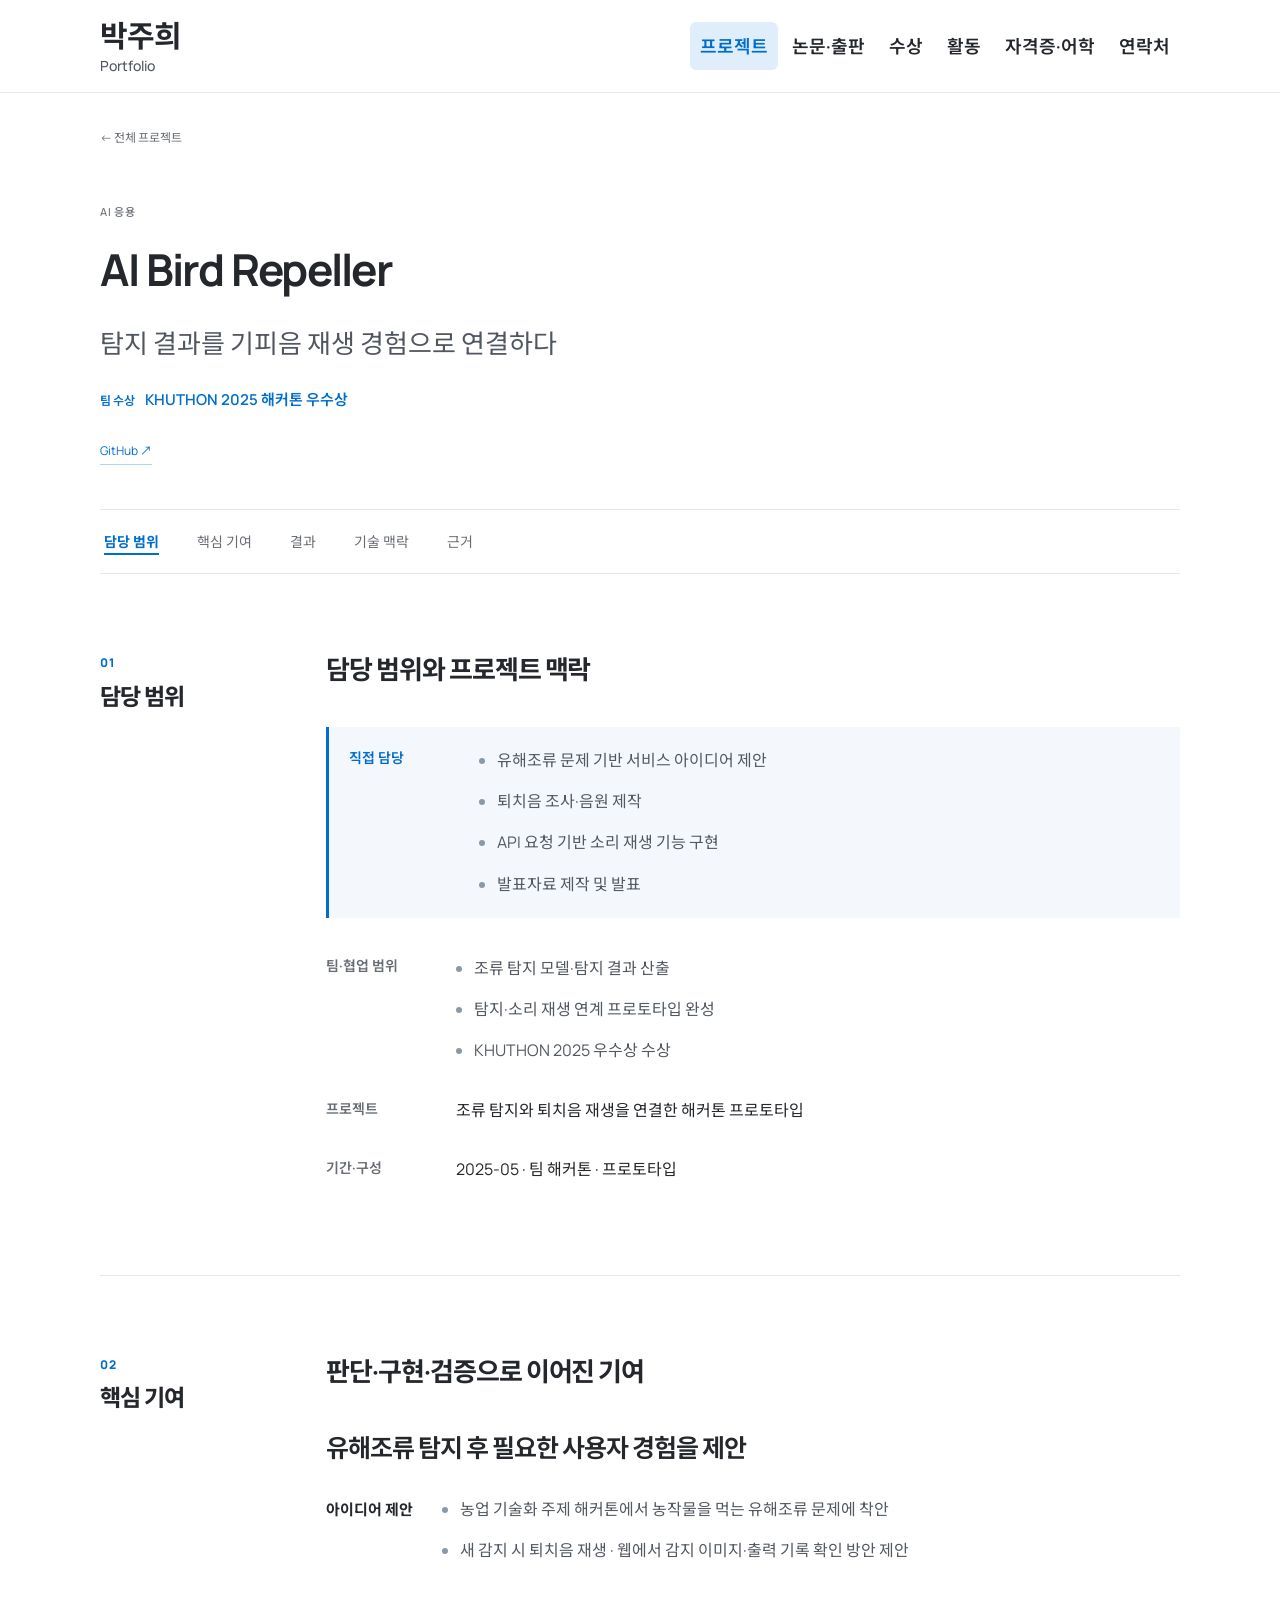
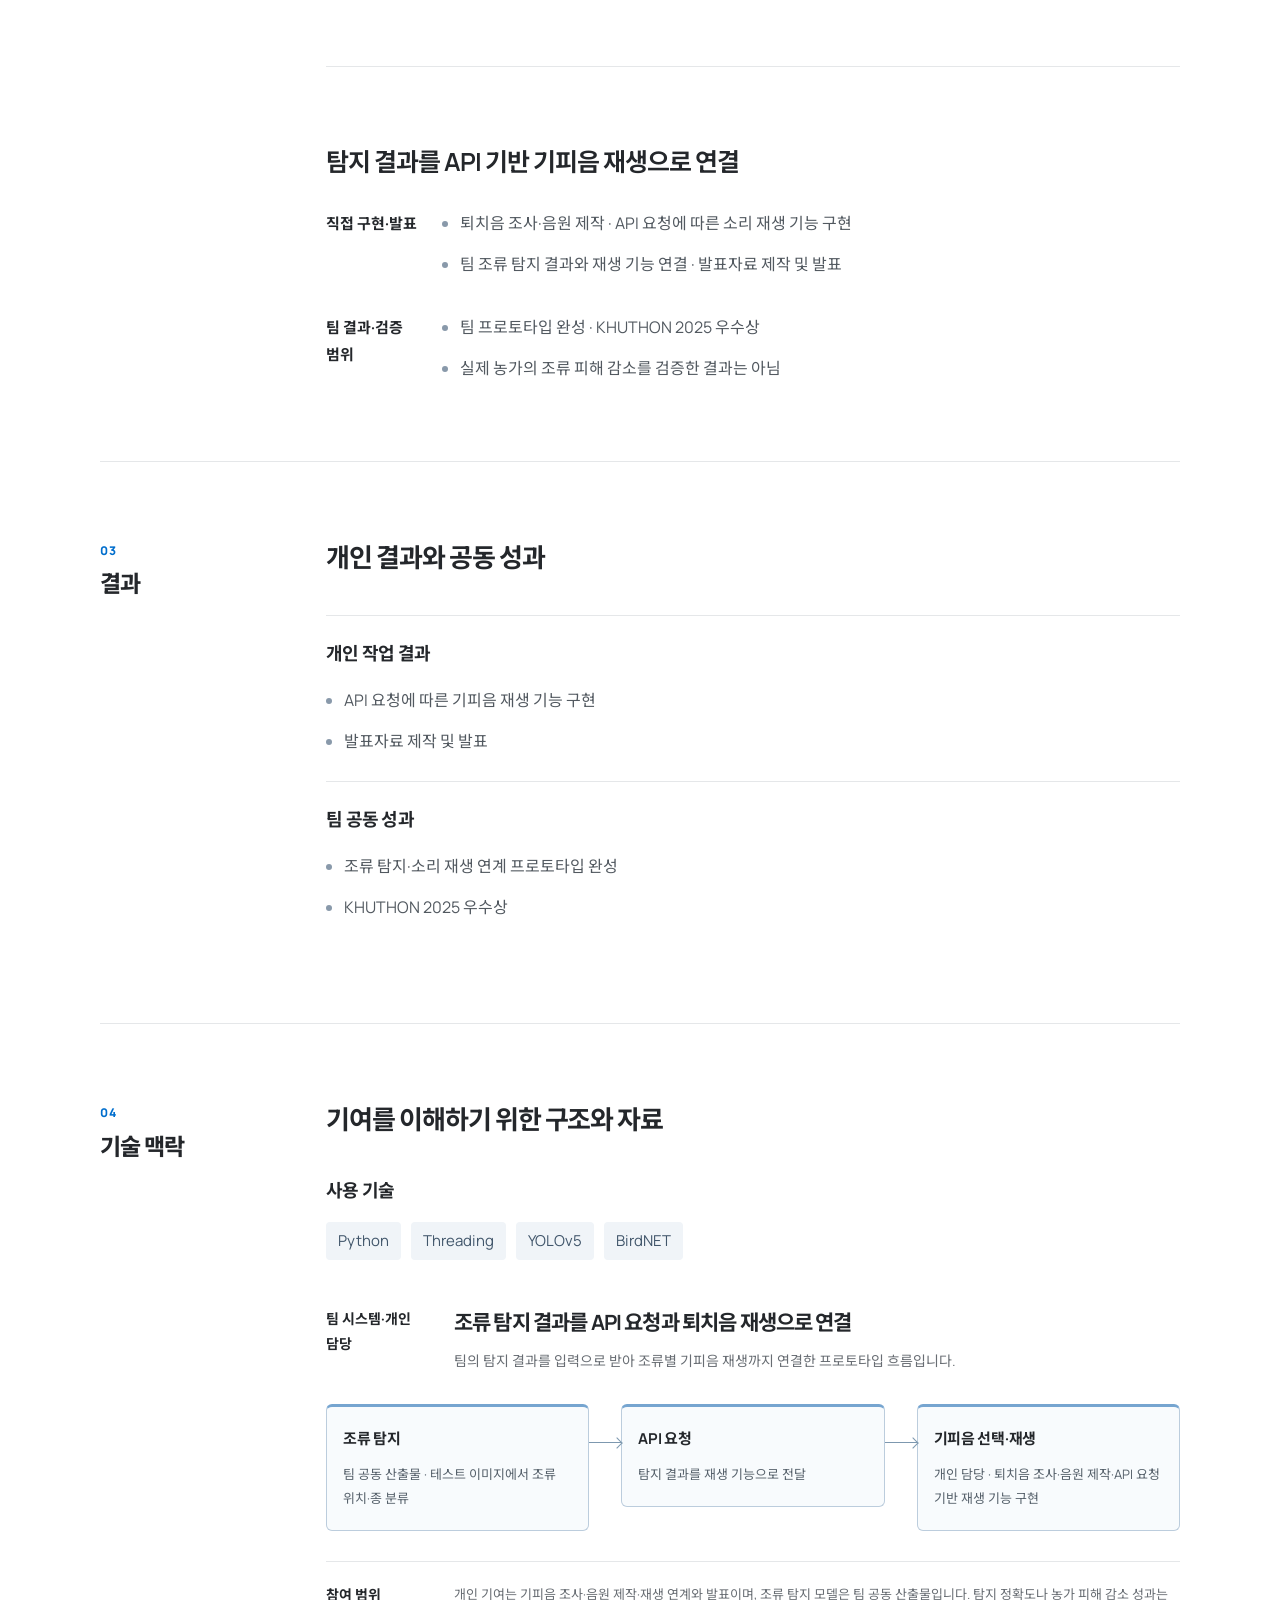
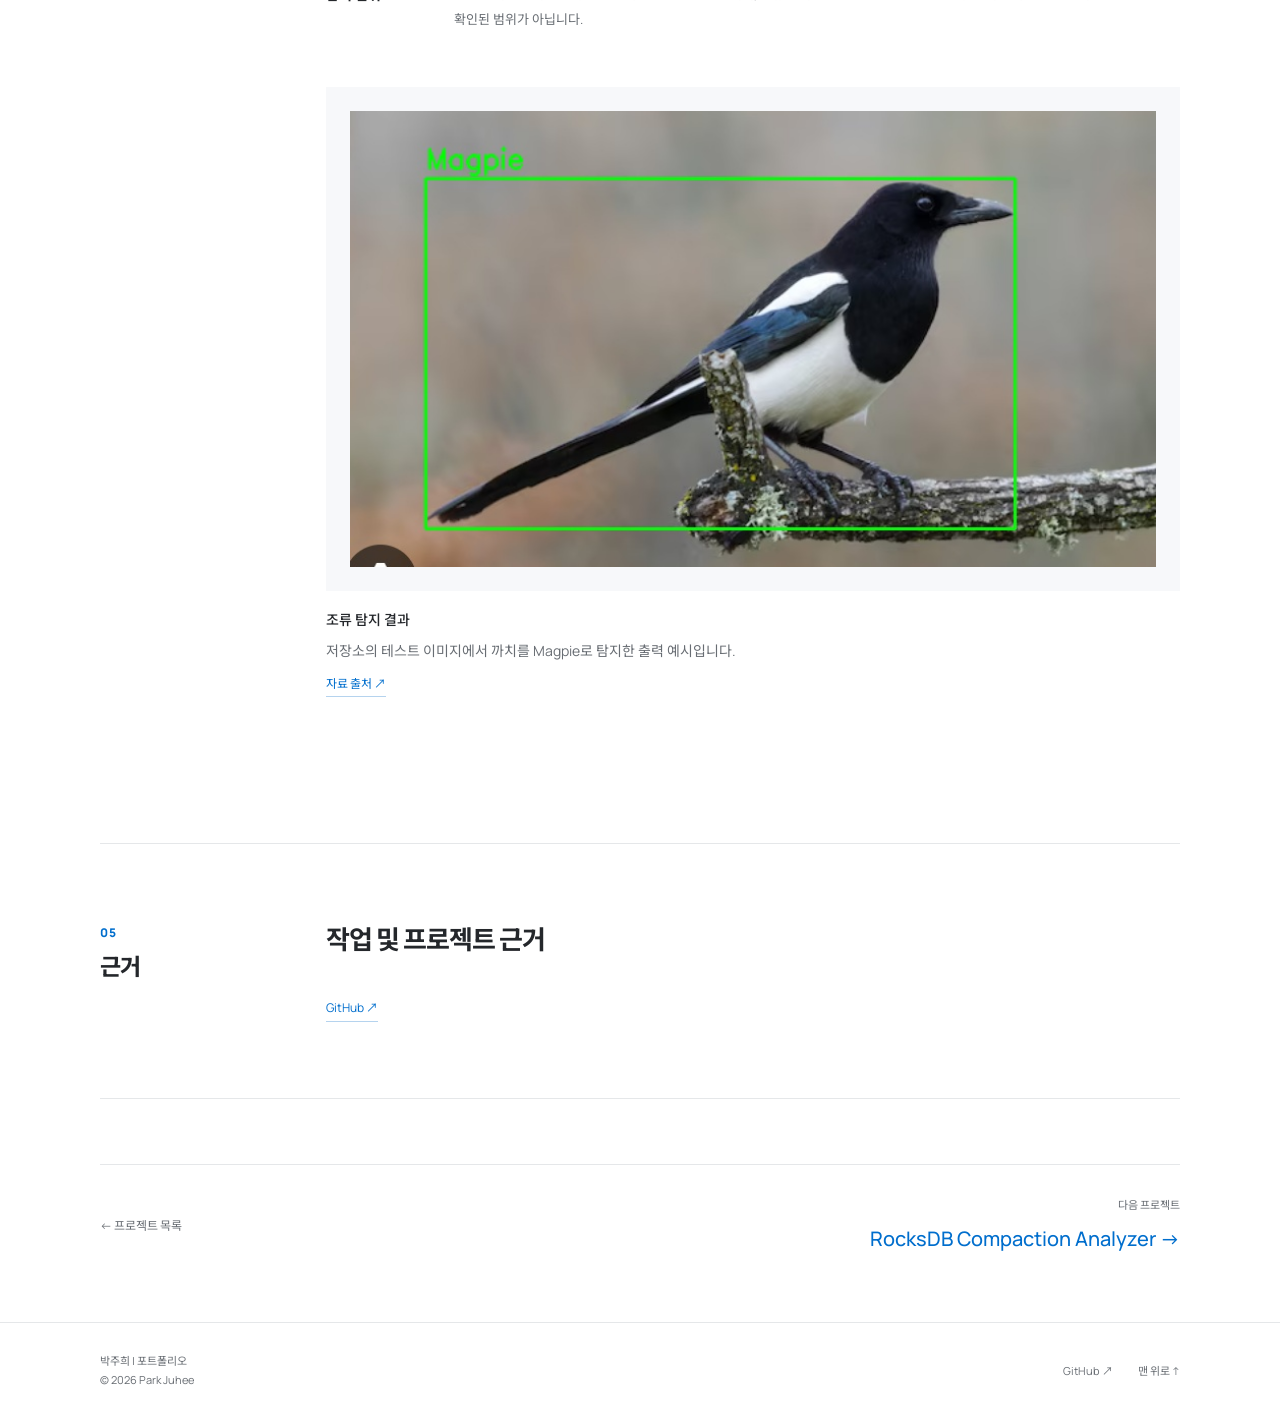
<file: projects/bird-repeller.html>
<!doctype html>
<html lang="ko"><head><meta charset="utf-8"><meta name="viewport" content="width=device-width, initial-scale=1">
<title>AI Bird Repeller · 박주희</title><meta name="description" content="농작물에 피해를 주는 조류를 감지해 퇴치음을 재생하고, 웹에서 감지 이미지와 출력 기록을 확인하는 아이디어를 제안했습니다.">
<meta name="theme-color" content="#ffffff"><meta property="og:title" content="AI Bird Repeller · 박주희"><meta property="og:description" content="농작물에 피해를 주는 조류를 감지해 퇴치음을 재생하고, 웹에서 감지 이미지와 출력 기록을 확인하는 아이디어를 제안했습니다."><meta property="og:type" content="website"><meta property="og:url" content="https://juhee0223.github.io/juhee-portfolio/projects/bird-repeller.html">
<link rel="canonical" href="https://juhee0223.github.io/juhee-portfolio/projects/bird-repeller.html"><link rel="icon" href="../assets/favicon.svg" type="image/svg+xml">
<link rel="preconnect" href="https://fonts.googleapis.com"><link rel="preconnect" href="https://fonts.gstatic.com" crossorigin>
<link href="https://fonts.googleapis.com/css2?family=Manrope:wght@400;500;600;700;800&family=Noto+Sans+KR:wght@400;500;600;700;800&display=swap" rel="stylesheet">
<link rel="stylesheet" href="../styles.css?v=f61be0116d"><script src="../site.js?v=08d4f7c017" defer></script></head>
<body><a class="skip-link" href="#main">본문으로 바로가기</a>
<header class="site-header"><div class="nav-wrap"><a class="brand" href="../index.html" aria-label="박주희 포트폴리오 홈"><span>박주희</span><small>Portfolio</small></a>
<button class="menu-toggle" type="button" aria-expanded="false" aria-controls="site-nav">메뉴 <span aria-hidden="true">☰</span></button>
<nav id="site-nav" aria-label="주요 메뉴"><a href="../index.html#projects">프로젝트</a><a href="../index.html#research">논문·출판</a><a href="../index.html#awards">수상</a><a href="../index.html#activities">활동</a><a href="../index.html#credentials">자격증·어학</a><a class="nav-contact" href="../index.html#contact">연락처</a></nav></div></header>
<main id="main" class="case-study"><div class="container"><a class="back-link" href="../index.html#projects">← 전체 프로젝트</a><section class="case-hero"><p class="eyebrow">AI 응용</p><h1>AI Bird Repeller</h1><p class="case-subtitle">탐지 결과를 기피음 재생 경험으로 연결하다</p><p class="case-award"><span class="award-label">팀 수상</span><strong>KHUTHON 2025 해커톤 우수상</strong></p><div class="pub-links"><a class="text-link" href="https://github.com/JustYOLO/Getout_Bird" target="_blank" rel="noopener noreferrer">GitHub <span aria-hidden="true">↗</span></a></div></section><nav class="case-toc" aria-label="프로젝트 상세 목차"><a href="#overview">담당 범위</a><a href="#contributions">핵심 기여</a><a href="#results">결과</a><a href="#implementation">기술 맥락</a><a href="#evidence">근거</a></nav><section class="case-band" id="overview"><div class="case-rail"><span class="case-rail-index">01</span><span class="case-rail-title">담당 범위</span></div><div class="case-content"><h2 class="case-band-title">담당 범위와 프로젝트 맥락</h2><dl class="case-info contribution-scope"><div class="info-row"><dt>직접 담당</dt><dd><ul class="phrase-list"><li>유해조류 문제 기반 서비스 아이디어 제안</li><li>퇴치음 조사·음원 제작</li><li>API 요청 기반 소리 재생 기능 구현</li><li>발표자료 제작 및 발표</li></ul></dd></div><div class="info-row"><dt>팀·협업 범위</dt><dd><ul class="phrase-list"><li>조류 탐지 모델·탐지 결과 산출</li><li>탐지·소리 재생 연계 프로토타입 완성</li><li>KHUTHON 2025 우수상 수상</li></ul></dd></div><div class="info-row"><dt>프로젝트</dt><dd>조류 탐지와 퇴치음 재생을 연결한 해커톤 프로토타입</dd></div><div class="info-row"><dt>기간·구성</dt><dd>2025-05 · 팀 해커톤 · 프로토타입</dd></div></dl></div></section><section class="case-band" id="contributions"><div class="case-rail"><span class="case-rail-index">02</span><span class="case-rail-title">핵심 기여</span></div><div class="case-content"><h2 class="case-band-title">판단·구현·검증으로 이어진 기여</h2><span id="problem-solving" class="anchor-alias" aria-hidden="true"></span><article class="case-story" id="section-0"><h3>유해조류 탐지 후 필요한 사용자 경험을 제안</h3><div class="story-rows"><div class="story-row"><h4>아이디어 제안</h4><ul class="phrase-list"><li>농업 기술화 주제 해커톤에서 농작물을 먹는 유해조류 문제에 착안</li><li>새 감지 시 퇴치음 재생 · 웹에서 감지 이미지·출력 기록 확인 방안 제안</li></ul></div></div></article><article class="case-story" id="section-1"><h3>탐지 결과를 API 기반 기피음 재생으로 연결</h3><div class="story-rows"><div class="story-row"><h4>직접 구현·발표</h4><ul class="phrase-list"><li>퇴치음 조사·음원 제작 · API 요청에 따른 소리 재생 기능 구현</li><li>팀 조류 탐지 결과와 재생 기능 연결 · 발표자료 제작 및 발표</li></ul></div><div class="story-row"><h4>팀 결과·검증 범위</h4><ul class="phrase-list"><li>팀 프로토타입 완성 · KHUTHON 2025 우수상</li><li>실제 농가의 조류 피해 감소를 검증한 결과는 아님</li></ul></div></div></article></div></section><section class="case-band" id="results"><div class="case-rail"><span class="case-rail-index">03</span><span class="case-rail-title">결과</span></div><div class="case-content"><h2 class="case-band-title">개인 결과와 공동 성과</h2><div class="contribution-result"><h3>개인 작업 결과</h3><ul class="phrase-list"><li>API 요청에 따른 기피음 재생 기능 구현</li><li>발표자료 제작 및 발표</li></ul></div><div class="contribution-result team-result"><h3>팀 공동 성과</h3><ul class="phrase-list"><li>조류 탐지·소리 재생 연계 프로토타입 완성</li><li>KHUTHON 2025 우수상</li></ul></div></div></section><section class="case-band" id="implementation"><div class="case-rail"><span class="case-rail-index">04</span><span class="case-rail-title">기술 맥락</span></div><div class="case-content"><h2 class="case-band-title">기여를 이해하기 위한 구조와 자료</h2><span id="stack" class="anchor-alias" aria-hidden="true"></span><h3 class="context-stack-title">사용 기술</h3><div class="tech-tags"><span>Python</span><span>Threading</span><span>YOLOv5</span><span>BirdNET</span></div><figure id="flow" class="system-diagram"><figcaption><span class="flow-label">팀 시스템·개인 담당</span><div><h2>조류 탐지 결과를 API 요청과 퇴치음 재생으로 연결</h2><p>팀의 탐지 결과를 입력으로 받아 조류별 기피음 재생까지 연결한 프로토타입 흐름입니다.</p></div></figcaption><ol class="system-graph system-graph-3" aria-label="조류 탐지 결과를 API 요청과 퇴치음 재생으로 연결"><li class="system-node"><h3>조류 탐지</h3><p>팀 공동 산출물 · 테스트 이미지에서 조류 위치·종 분류</p></li><li class="system-node"><h3>API 요청</h3><p>탐지 결과를 재생 기능으로 전달</p></li><li class="system-node"><h3>기피음 선택·재생</h3><p>개인 담당 · 퇴치음 조사·음원 제작·API 요청 기반 재생 기능 구현</p></li></ol><div class="flow-attribution"><span>참여 범위</span><p>개인 기여는 기피음 조사·음원 제작·재생 연계와 발표이며, 조류 탐지 모델은 팀 공동 산출물입니다. 탐지 정확도나 농가 피해 감소 성과는 확인된 범위가 아닙니다.</p></div></figure><figure id="visual" class="case-visual"><div class="visual-frame"><img src="../assets/bird-detection.jpg" alt="테스트 이미지에서 Magpie로 분류된 까치와 탐지 bounding box" width="792" height="448" loading="lazy" decoding="async"></div><figcaption><strong>조류 탐지 결과</strong><p>저장소의 테스트 이미지에서 까치를 Magpie로 탐지한 출력 예시입니다.</p><div class="visual-links"><a class="text-link" href="https://github.com/JustYOLO/Getout_Bird/blob/main/watchbird/test_image/frame_result_10.jpg" target="_blank" rel="noopener noreferrer">자료 출처 ↗</a></div></figcaption></figure></div></section><section class="case-band" id="evidence"><div class="case-rail"><span class="case-rail-index">05</span><span class="case-rail-title">근거</span></div><div class="case-content"><h2 class="case-band-title">작업 및 프로젝트 근거</h2><div class="evidence-links"><a class="text-link" href="https://github.com/JustYOLO/Getout_Bird" target="_blank" rel="noopener noreferrer">GitHub <span aria-hidden="true">↗</span></a></div></div></section><nav class="project-pagination" aria-label="프로젝트 이동"><a href="../index.html#projects">← 프로젝트 목록</a><a href="rocksdb.html"><small>다음 프로젝트</small><strong>RocksDB Compaction Analyzer →</strong></a></nav></div></main>
<footer class="site-footer"><div class="container footer-inner"><p>박주희 | 포트폴리오<br><span>© 2026 Park Juhee</span></p><a href="https://github.com/juhee0223" target="_blank" rel="noopener noreferrer">GitHub ↗</a><a href="#main">맨 위로 ↑</a></div></footer>
</body></html>
</file>
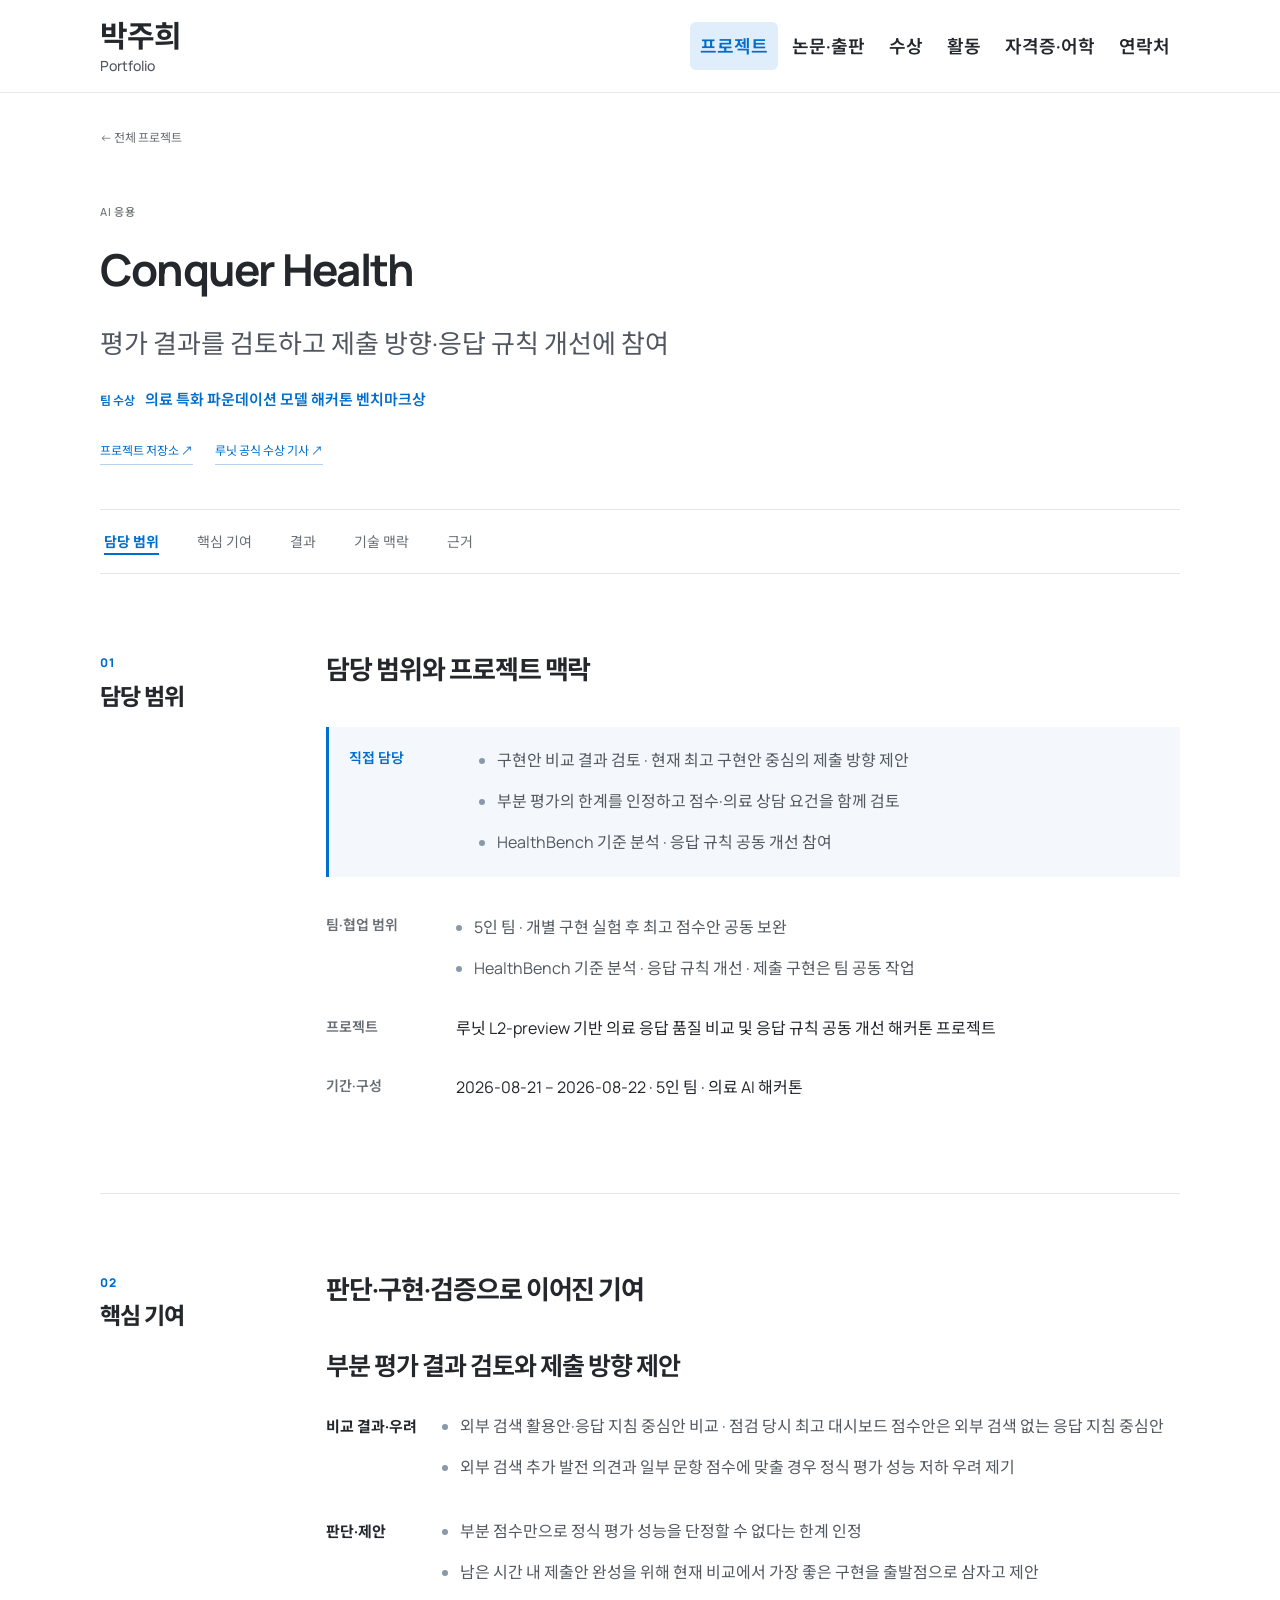
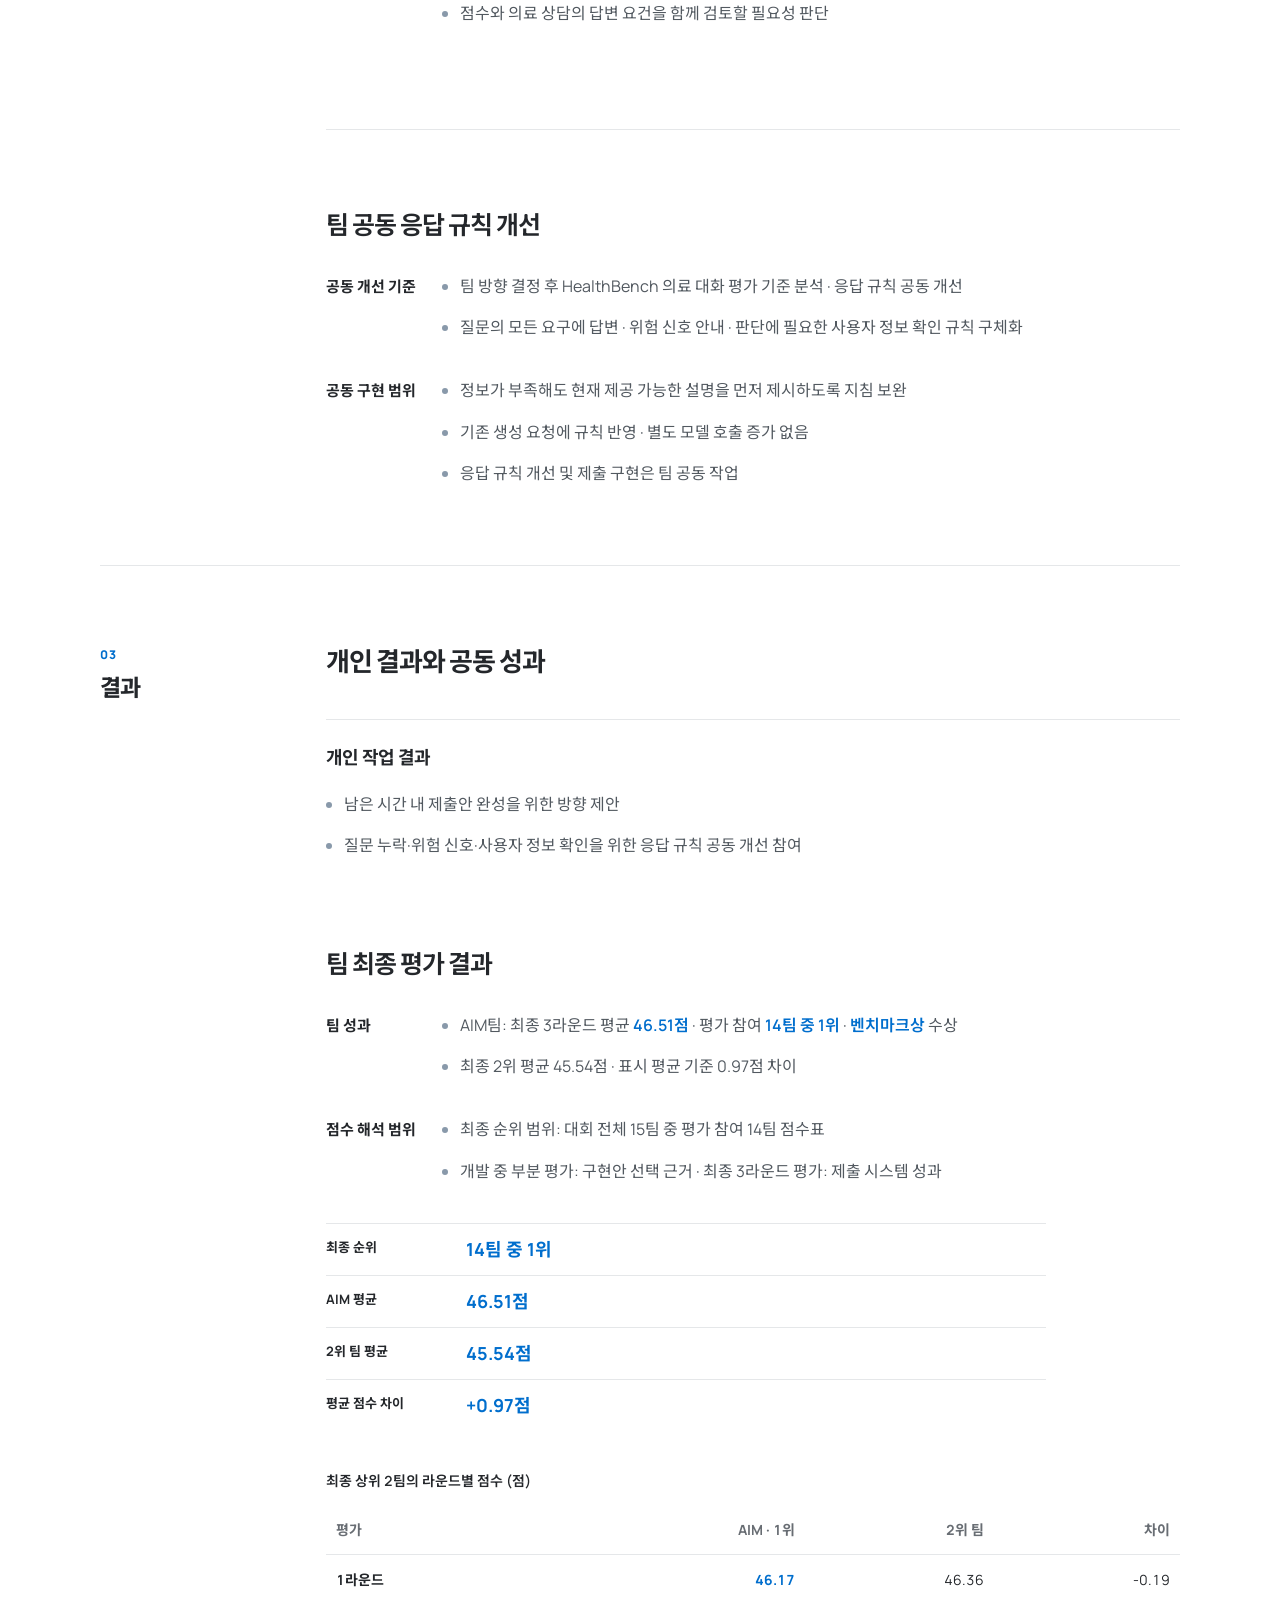
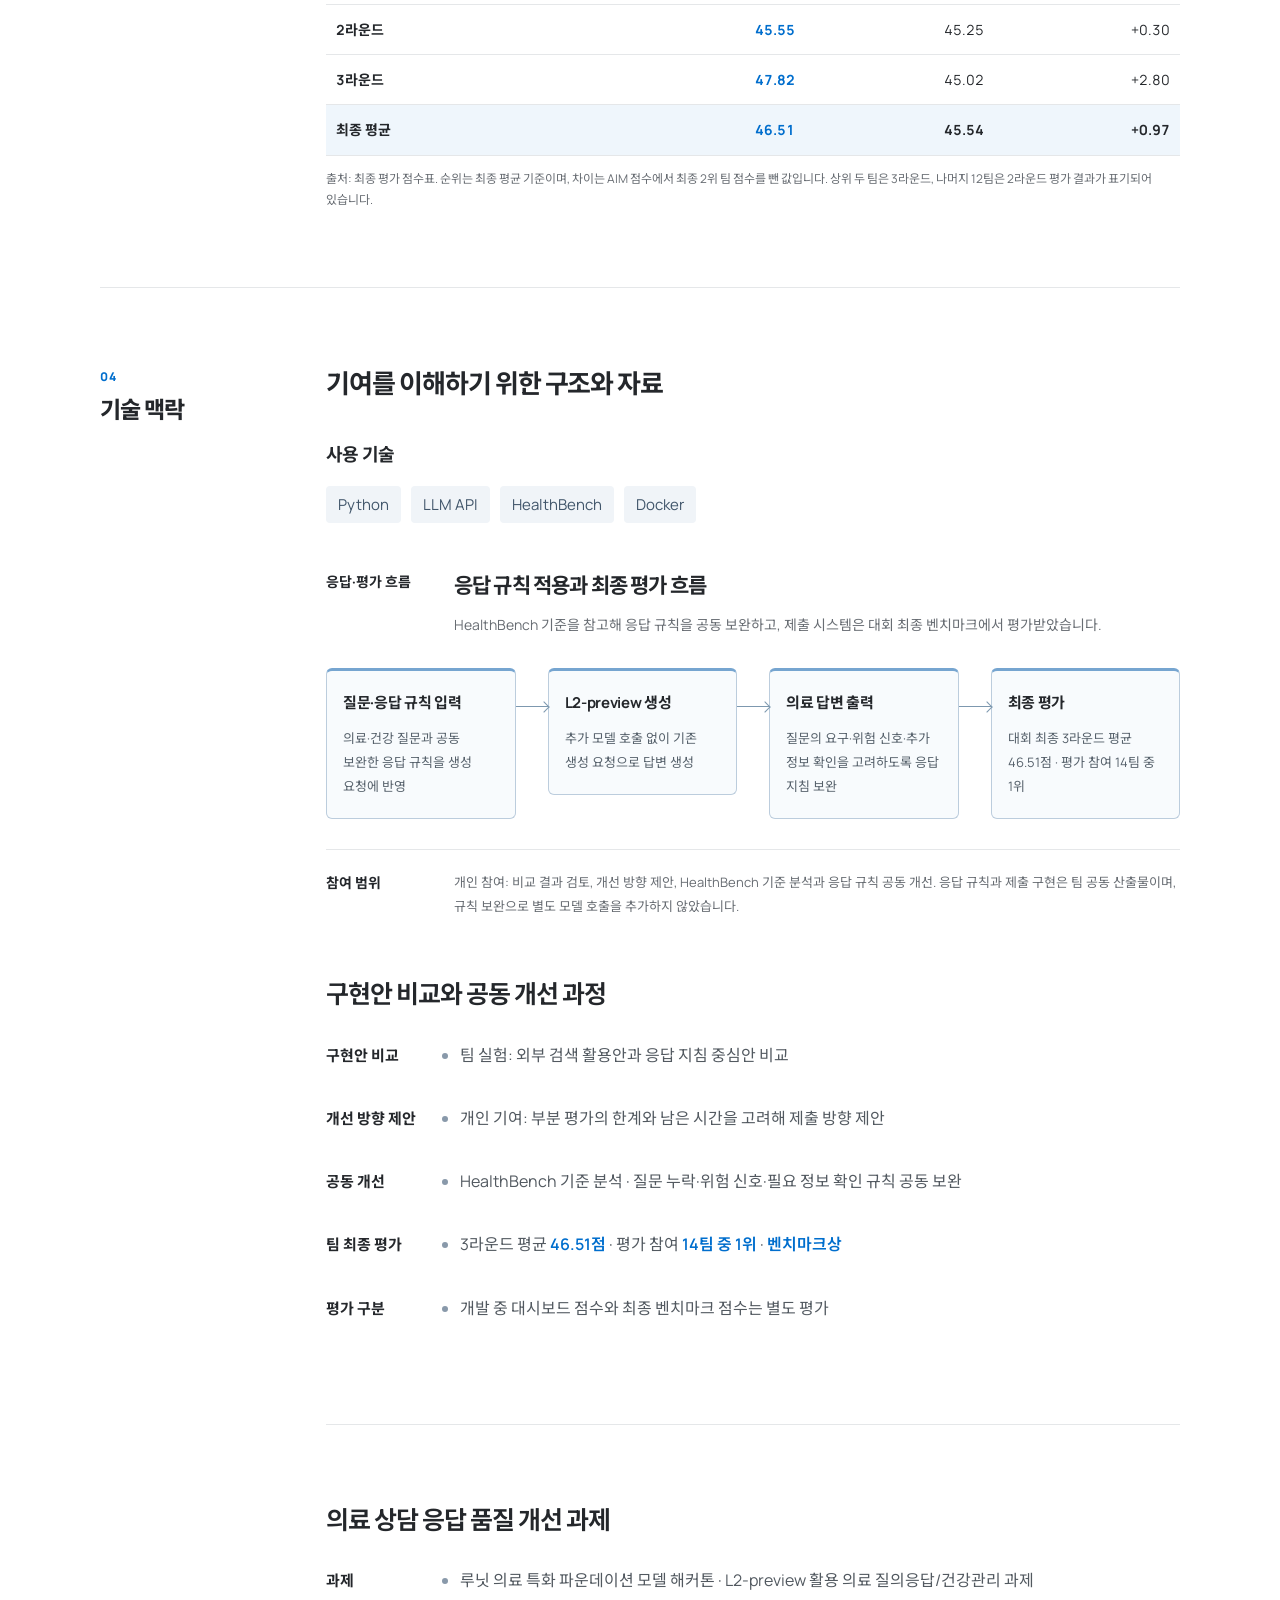
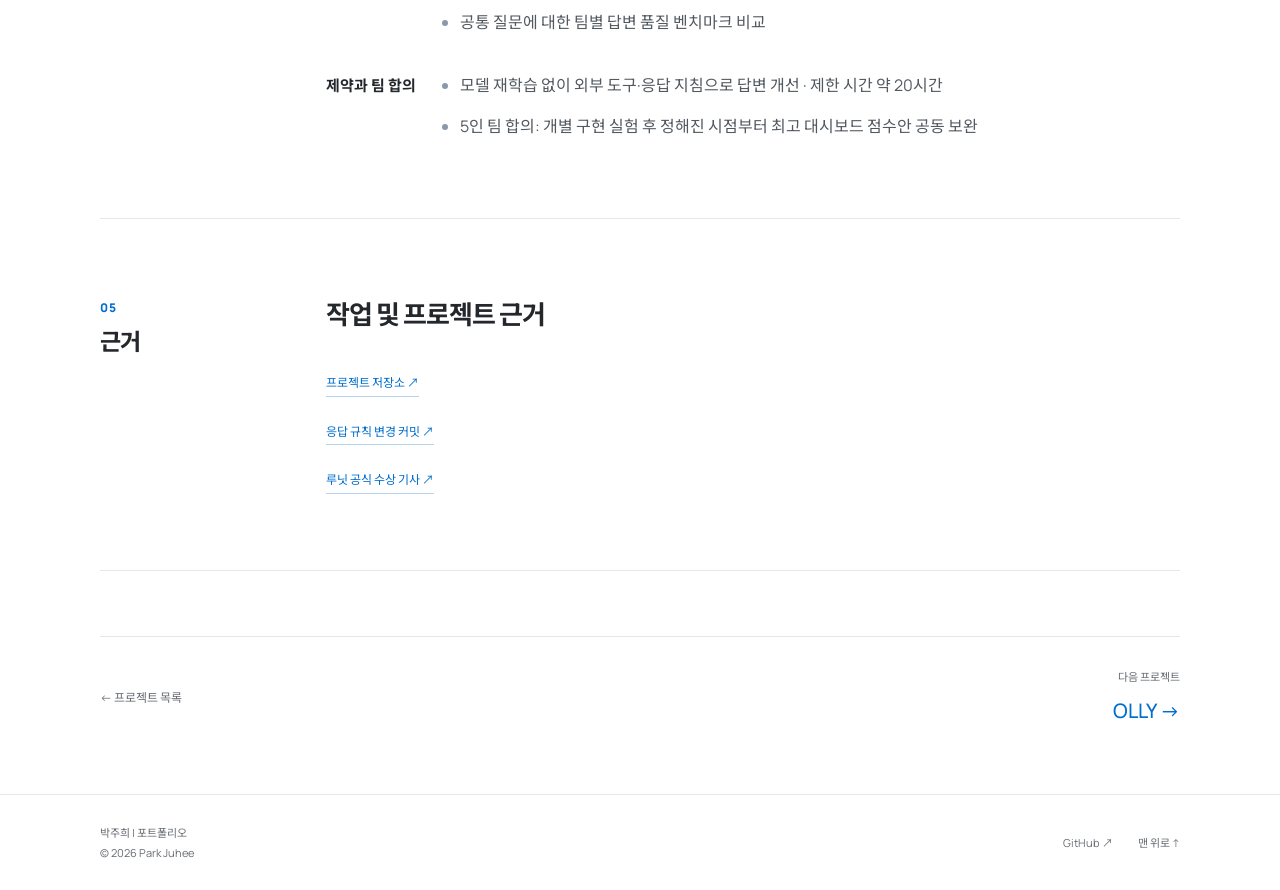
<file: projects/conquer-health.html>
<!doctype html>
<html lang="ko"><head><meta charset="utf-8"><meta name="viewport" content="width=device-width, initial-scale=1">
<title>Conquer Health · 박주희</title><meta name="description" content="루닛 L2-preview로 같은 의료·건강 질문에 답하고 품질을 비교하는 과제였습니다. 약 20시간 안에 구현안을 비교하고, 부분 평가의 한계를 검토하며 응답 지침의 공동 개선에 참여했습니다.">
<meta name="theme-color" content="#ffffff"><meta property="og:title" content="Conquer Health · 박주희"><meta property="og:description" content="루닛 L2-preview로 같은 의료·건강 질문에 답하고 품질을 비교하는 과제였습니다. 약 20시간 안에 구현안을 비교하고, 부분 평가의 한계를 검토하며 응답 지침의 공동 개선에 참여했습니다."><meta property="og:type" content="website"><meta property="og:url" content="https://juhee0223.github.io/juhee-portfolio/projects/conquer-health.html">
<link rel="canonical" href="https://juhee0223.github.io/juhee-portfolio/projects/conquer-health.html"><link rel="icon" href="../assets/favicon.svg" type="image/svg+xml">
<link rel="preconnect" href="https://fonts.googleapis.com"><link rel="preconnect" href="https://fonts.gstatic.com" crossorigin>
<link href="https://fonts.googleapis.com/css2?family=Manrope:wght@400;500;600;700;800&family=Noto+Sans+KR:wght@400;500;600;700;800&display=swap" rel="stylesheet">
<link rel="stylesheet" href="../styles.css?v=f61be0116d"><script src="../site.js?v=08d4f7c017" defer></script></head>
<body><a class="skip-link" href="#main">본문으로 바로가기</a>
<header class="site-header"><div class="nav-wrap"><a class="brand" href="../index.html" aria-label="박주희 포트폴리오 홈"><span>박주희</span><small>Portfolio</small></a>
<button class="menu-toggle" type="button" aria-expanded="false" aria-controls="site-nav">메뉴 <span aria-hidden="true">☰</span></button>
<nav id="site-nav" aria-label="주요 메뉴"><a href="../index.html#projects">프로젝트</a><a href="../index.html#research">논문·출판</a><a href="../index.html#awards">수상</a><a href="../index.html#activities">활동</a><a href="../index.html#credentials">자격증·어학</a><a class="nav-contact" href="../index.html#contact">연락처</a></nav></div></header>
<main id="main" class="case-study"><div class="container"><a class="back-link" href="../index.html#projects">← 전체 프로젝트</a><section class="case-hero"><p class="eyebrow">AI 응용</p><h1>Conquer Health</h1><p class="case-subtitle">평가 결과를 검토하고 제출 방향·응답 규칙 개선에 참여</p><p class="case-award"><span class="award-label">팀 수상</span><strong>의료 특화 파운데이션 모델 해커톤 벤치마크상</strong></p><div class="pub-links"><a class="text-link" href="https://github.com/Hackathon-AIM/health-conquer-submission" target="_blank" rel="noopener noreferrer">프로젝트 저장소 <span aria-hidden="true">↗</span></a><a class="text-link" href="https://www.lunit.io/ko/media-hub/루닛-국가과제-ai-모델-활용-첫-해커톤-성료-개발자/" target="_blank" rel="noopener noreferrer">루닛 공식 수상 기사 <span aria-hidden="true">↗</span></a></div></section><nav class="case-toc" aria-label="프로젝트 상세 목차"><a href="#overview">담당 범위</a><a href="#contributions">핵심 기여</a><a href="#results">결과</a><a href="#implementation">기술 맥락</a><a href="#evidence">근거</a></nav><section class="case-band" id="overview"><div class="case-rail"><span class="case-rail-index">01</span><span class="case-rail-title">담당 범위</span></div><div class="case-content"><h2 class="case-band-title">담당 범위와 프로젝트 맥락</h2><dl class="case-info contribution-scope"><div class="info-row"><dt>직접 담당</dt><dd><ul class="phrase-list"><li>구현안 비교 결과 검토 · 현재 최고 구현안 중심의 제출 방향 제안</li><li>부분 평가의 한계를 인정하고 점수·의료 상담 요건을 함께 검토</li><li>HealthBench 기준 분석 · 응답 규칙 공동 개선 참여</li></ul></dd></div><div class="info-row"><dt>팀·협업 범위</dt><dd><ul class="phrase-list"><li>5인 팀 · 개별 구현 실험 후 최고 점수안 공동 보완</li><li>HealthBench 기준 분석 · 응답 규칙 개선 · 제출 구현은 팀 공동 작업</li></ul></dd></div><div class="info-row"><dt>프로젝트</dt><dd>루닛 L2-preview 기반 의료 응답 품질 비교 및 응답 규칙 공동 개선 해커톤 프로젝트</dd></div><div class="info-row"><dt>기간·구성</dt><dd>2026-08-21 – 2026-08-22 · 5인 팀 · 의료 AI 해커톤</dd></div></dl></div></section><section class="case-band" id="contributions"><div class="case-rail"><span class="case-rail-index">02</span><span class="case-rail-title">핵심 기여</span></div><div class="case-content"><h2 class="case-band-title">판단·구현·검증으로 이어진 기여</h2><span id="problem-solving" class="anchor-alias" aria-hidden="true"></span><article class="case-story" id="section-1"><h3>부분 평가 결과 검토와 제출 방향 제안</h3><div class="story-rows"><div class="story-row"><h4>비교 결과·우려</h4><ul class="phrase-list"><li>외부 검색 활용안·응답 지침 중심안 비교 · 점검 당시 최고 대시보드 점수안은 외부 검색 없는 응답 지침 중심안</li><li>외부 검색 추가 발전 의견과 일부 문항 점수에 맞출 경우 정식 평가 성능 저하 우려 제기</li></ul></div><div class="story-row"><h4>판단·제안</h4><ul class="phrase-list"><li>부분 점수만으로 정식 평가 성능을 단정할 수 없다는 한계 인정</li><li>남은 시간 내 제출안 완성을 위해 현재 비교에서 가장 좋은 구현을 출발점으로 삼자고 제안</li><li>점수와 의료 상담의 답변 요건을 함께 검토할 필요성 판단</li></ul></div></div></article><article class="case-story" id="section-2"><h3>팀 공동 응답 규칙 개선</h3><div class="story-rows"><div class="story-row"><h4>공동 개선 기준</h4><ul class="phrase-list"><li>팀 방향 결정 후 HealthBench 의료 대화 평가 기준 분석 · 응답 규칙 공동 개선</li><li>질문의 모든 요구에 답변 · 위험 신호 안내 · 판단에 필요한 사용자 정보 확인 규칙 구체화</li></ul></div><div class="story-row"><h4>공동 구현 범위</h4><ul class="phrase-list"><li>정보가 부족해도 현재 제공 가능한 설명을 먼저 제시하도록 지침 보완</li><li>기존 생성 요청에 규칙 반영 · 별도 모델 호출 증가 없음</li><li>응답 규칙 개선 및 제출 구현은 팀 공동 작업</li></ul></div></div></article></div></section><section class="case-band" id="results"><div class="case-rail"><span class="case-rail-index">03</span><span class="case-rail-title">결과</span></div><div class="case-content"><h2 class="case-band-title">개인 결과와 공동 성과</h2><div class="contribution-result"><h3>개인 작업 결과</h3><ul class="phrase-list"><li>남은 시간 내 제출안 완성을 위한 방향 제안</li><li>질문 누락·위험 신호·사용자 정보 확인을 위한 응답 규칙 공동 개선 참여</li></ul></div><article class="case-story" id="section-3"><h3>팀 최종 평가 결과</h3><div class="story-rows"><div class="story-row"><h4>팀 성과</h4><ul class="phrase-list"><li>AIM팀: 최종 3라운드 평균 <strong class="detail-highlight">46.51점</strong> · 평가 참여 <strong class="detail-highlight">14팀 중 1위</strong> · <strong class="detail-highlight">벤치마크상</strong> 수상</li><li>최종 2위 평균 45.54점 · 표시 평균 기준 0.97점 차이</li></ul></div><div class="story-row"><h4>점수 해석 범위</h4><ul class="phrase-list"><li>최종 순위 범위: 대회 전체 15팀 중 평가 참여 14팀 점수표</li><li>개발 중 부분 평가: 구현안 선택 근거 · 최종 3라운드 평가: 제출 시스템 성과</li></ul></div></div><dl class="info-list result-metrics"><div class="info-row"><dt>최종 순위</dt><dd><strong class="metric-value">14팀 중 1위</strong></dd></div><div class="info-row"><dt>AIM 평균</dt><dd><strong class="metric-value">46.51점</strong></dd></div><div class="info-row"><dt>2위 팀 평균</dt><dd><strong class="metric-value">45.54점</strong></dd></div><div class="info-row"><dt>평균 점수 차이</dt><dd><strong class="metric-value">+0.97점</strong></dd></div></dl><div class="score-comparison"><table><caption>최종 상위 2팀의 라운드별 점수 (점)</caption><thead><tr><th scope="col">평가</th><th scope="col">AIM · 1위</th><th scope="col">2위 팀</th><th scope="col">차이</th></tr></thead><tbody><tr><th scope="row">1라운드</th><td class="aim-score">46.17</td><td>46.36</td><td>-0.19</td></tr><tr><th scope="row">2라운드</th><td class="aim-score">45.55</td><td>45.25</td><td>+0.30</td></tr><tr><th scope="row">3라운드</th><td class="aim-score">47.82</td><td>45.02</td><td>+2.80</td></tr><tr><th scope="row">최종 평균</th><td class="aim-score">46.51</td><td>45.54</td><td>+0.97</td></tr></tbody></table><p class="score-note">출처: 최종 평가 점수표. 순위는 최종 평균 기준이며, 차이는 AIM 점수에서 최종 2위 팀 점수를 뺀 값입니다. 상위 두 팀은 3라운드, 나머지 12팀은 2라운드 평가 결과가 표기되어 있습니다.</p></div></article></div></section><section class="case-band" id="implementation"><div class="case-rail"><span class="case-rail-index">04</span><span class="case-rail-title">기술 맥락</span></div><div class="case-content"><h2 class="case-band-title">기여를 이해하기 위한 구조와 자료</h2><span id="stack" class="anchor-alias" aria-hidden="true"></span><h3 class="context-stack-title">사용 기술</h3><div class="tech-tags"><span>Python</span><span>LLM API</span><span>HealthBench</span><span>Docker</span></div><figure id="flow" class="system-diagram"><figcaption><span class="flow-label">응답·평가 흐름</span><div><h2>응답 규칙 적용과 최종 평가 흐름</h2><p>HealthBench 기준을 참고해 응답 규칙을 공동 보완하고, 제출 시스템은 대회 최종 벤치마크에서 평가받았습니다.</p></div></figcaption><ol class="system-graph system-graph-4" aria-label="응답 규칙 적용과 최종 평가 흐름"><li class="system-node"><h3>질문·응답 규칙 입력</h3><p>의료·건강 질문과 공동 보완한 응답 규칙을 생성 요청에 반영</p></li><li class="system-node"><h3>L2-preview 생성</h3><p>추가 모델 호출 없이 기존 생성 요청으로 답변 생성</p></li><li class="system-node"><h3>의료 답변 출력</h3><p>질문의 요구·위험 신호·추가 정보 확인을 고려하도록 응답 지침 보완</p></li><li class="system-node"><h3>최종 평가</h3><p>대회 최종 3라운드 평균 46.51점 · 평가 참여 14팀 중 1위</p></li></ol><div class="flow-attribution"><span>참여 범위</span><p>개인 참여: 비교 결과 검토, 개선 방향 제안, HealthBench 기준 분석과 응답 규칙 공동 개선. 응답 규칙과 제출 구현은 팀 공동 산출물이며, 규칙 보완으로 별도 모델 호출을 추가하지 않았습니다.</p></div></figure><article id="visual" class="case-story"><h3>구현안 비교와 공동 개선 과정</h3><div class="story-rows"><div class="story-row"><h4>구현안 비교</h4><ul class="phrase-list"><li>팀 실험: 외부 검색 활용안과 응답 지침 중심안 비교</li></ul></div><div class="story-row"><h4>개선 방향 제안</h4><ul class="phrase-list"><li>개인 기여: 부분 평가의 한계와 남은 시간을 고려해 제출 방향 제안</li></ul></div><div class="story-row"><h4>공동 개선</h4><ul class="phrase-list"><li>HealthBench 기준 분석 · 질문 누락·위험 신호·필요 정보 확인 규칙 공동 보완</li></ul></div><div class="story-row"><h4>팀 최종 평가</h4><ul class="phrase-list"><li>3라운드 평균 <strong class="detail-highlight">46.51점</strong> · 평가 참여 <strong class="detail-highlight">14팀 중 1위</strong> · <strong class="detail-highlight">벤치마크상</strong></li></ul></div><div class="story-row"><h4>평가 구분</h4><ul class="phrase-list"><li>개발 중 대시보드 점수와 최종 벤치마크 점수는 별도 평가</li></ul></div></div></article><article class="case-story" id="section-0"><h3>의료 상담 응답 품질 개선 과제</h3><div class="story-rows"><div class="story-row"><h4>과제</h4><ul class="phrase-list"><li>루닛 의료 특화 파운데이션 모델 해커톤 · L2-preview 활용 의료 질의응답/건강관리 과제</li><li>공통 질문에 대한 팀별 답변 품질 벤치마크 비교</li></ul></div><div class="story-row"><h4>제약과 팀 합의</h4><ul class="phrase-list"><li>모델 재학습 없이 외부 도구·응답 지침으로 답변 개선 · 제한 시간 약 20시간</li><li>5인 팀 합의: 개별 구현 실험 후 정해진 시점부터 최고 대시보드 점수안 공동 보완</li></ul></div></div></article></div></section><section class="case-band" id="evidence"><div class="case-rail"><span class="case-rail-index">05</span><span class="case-rail-title">근거</span></div><div class="case-content"><h2 class="case-band-title">작업 및 프로젝트 근거</h2><div class="evidence-links"><a class="text-link" href="https://github.com/Hackathon-AIM/health-conquer-submission" target="_blank" rel="noopener noreferrer">프로젝트 저장소 <span aria-hidden="true">↗</span></a><a class="text-link" href="https://github.com/Hackathon-AIM/health-conquer-submission/commit/52e79c8f5e2cb080466f9a299ee05b0afd9d0f69" target="_blank" rel="noopener noreferrer">응답 규칙 변경 커밋 <span aria-hidden="true">↗</span></a><a class="text-link" href="https://www.lunit.io/ko/media-hub/루닛-국가과제-ai-모델-활용-첫-해커톤-성료-개발자/" target="_blank" rel="noopener noreferrer">루닛 공식 수상 기사 <span aria-hidden="true">↗</span></a></div></div></section><nav class="project-pagination" aria-label="프로젝트 이동"><a href="../index.html#projects">← 프로젝트 목록</a><a href="olly.html"><small>다음 프로젝트</small><strong>OLLY →</strong></a></nav></div></main>
<footer class="site-footer"><div class="container footer-inner"><p>박주희 | 포트폴리오<br><span>© 2026 Park Juhee</span></p><a href="https://github.com/juhee0223" target="_blank" rel="noopener noreferrer">GitHub ↗</a><a href="#main">맨 위로 ↑</a></div></footer>
</body></html>
</file>
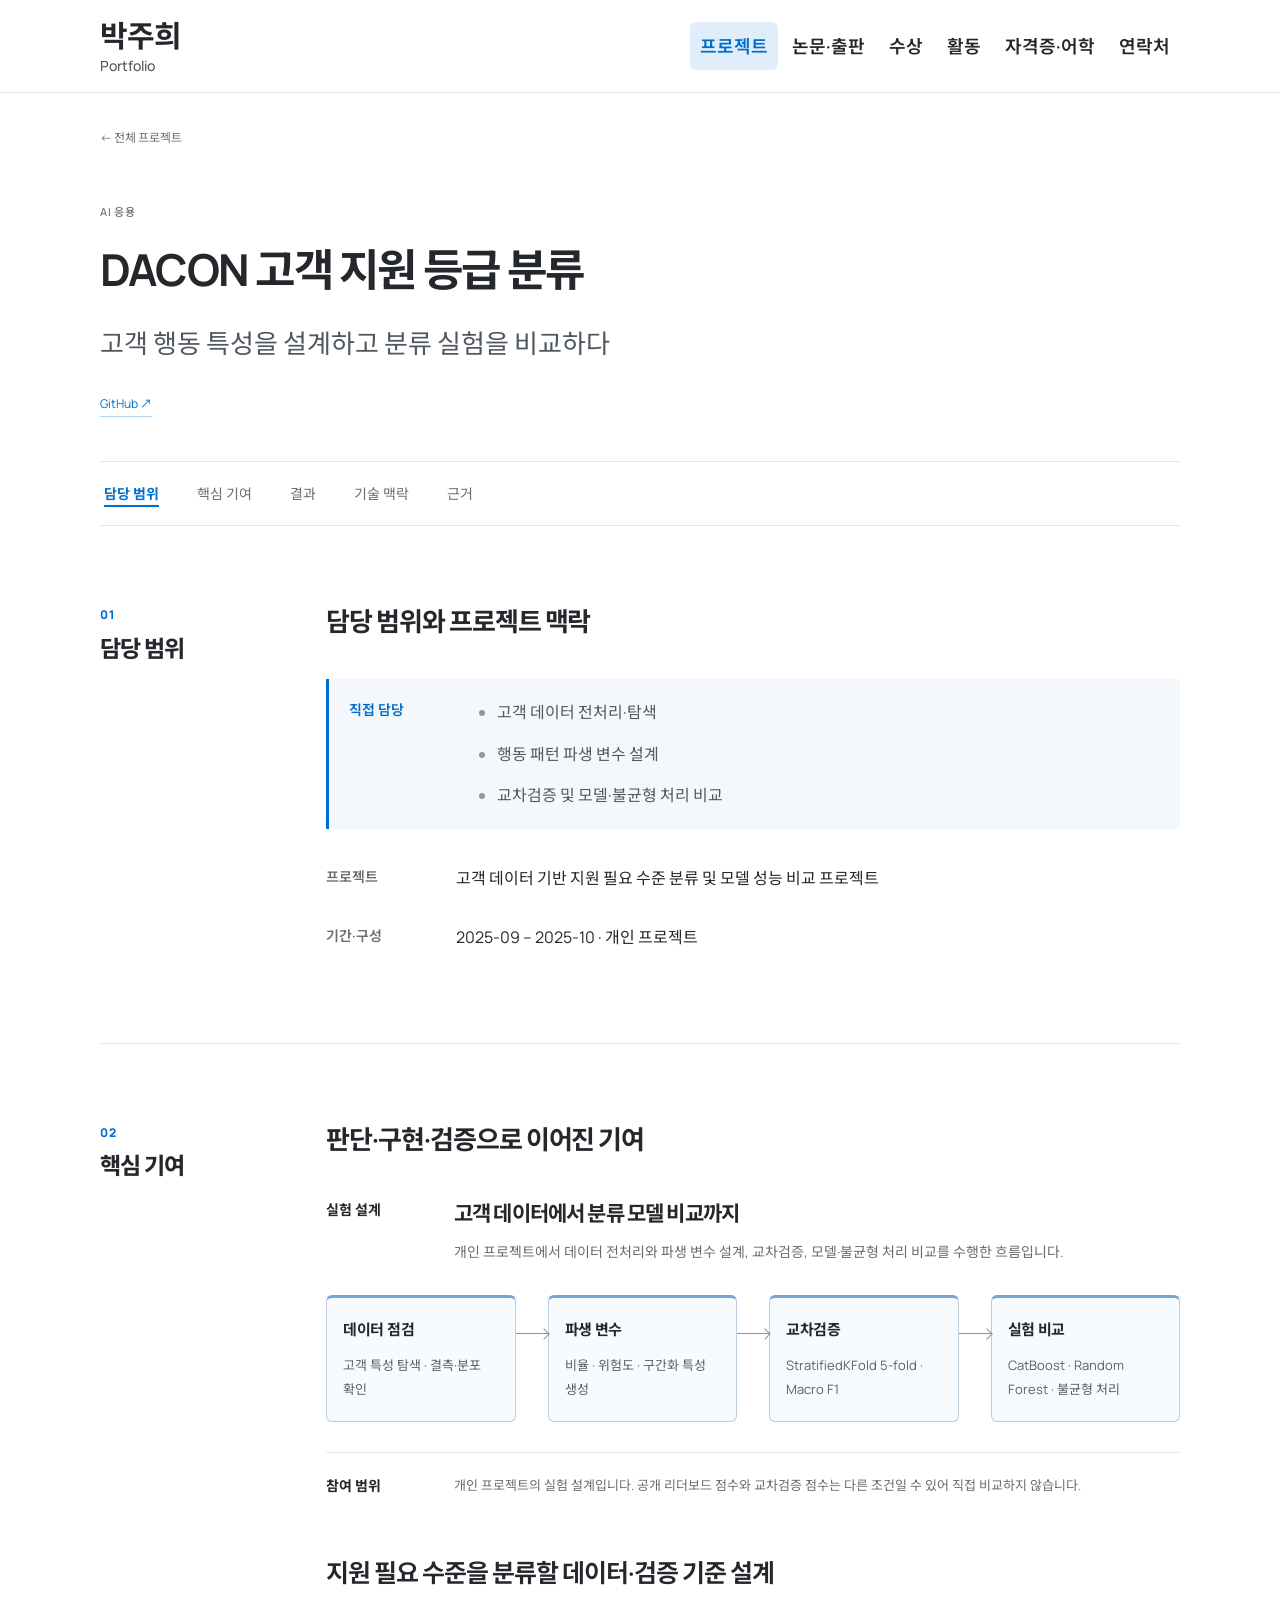
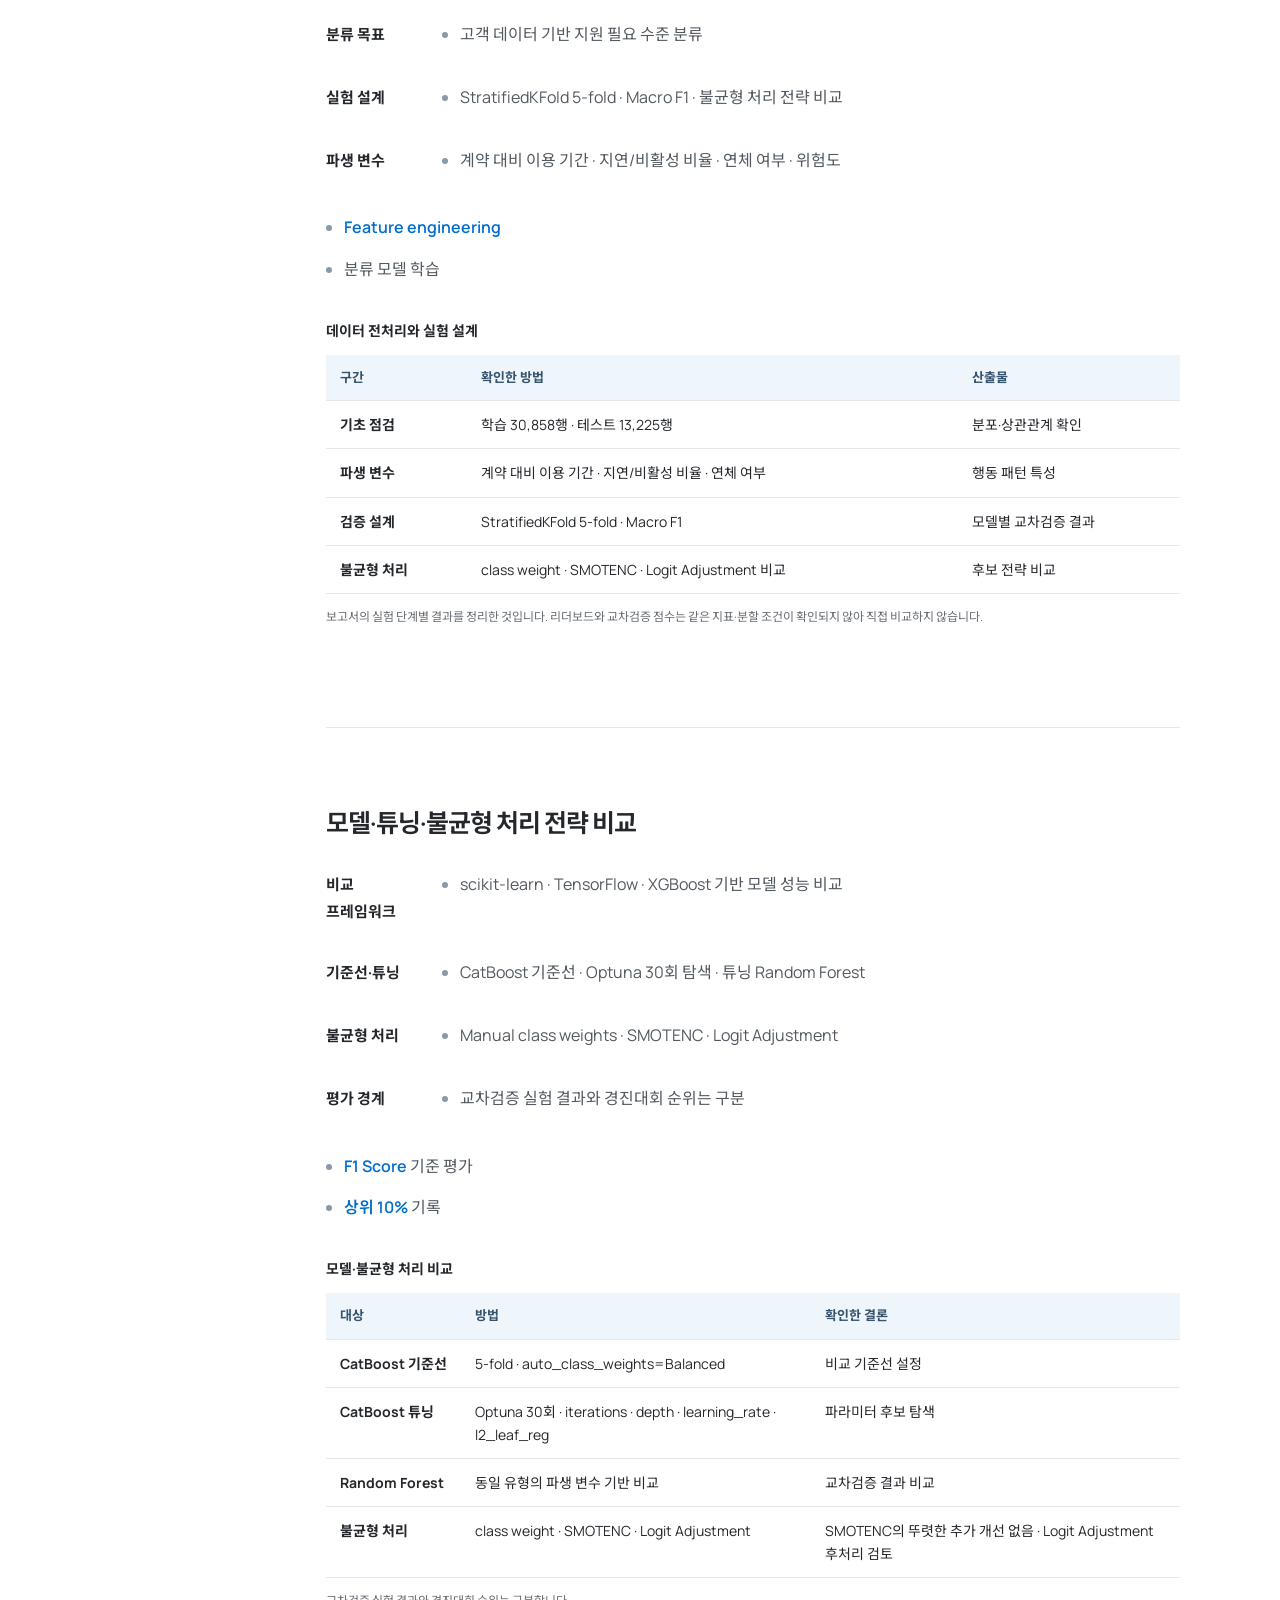
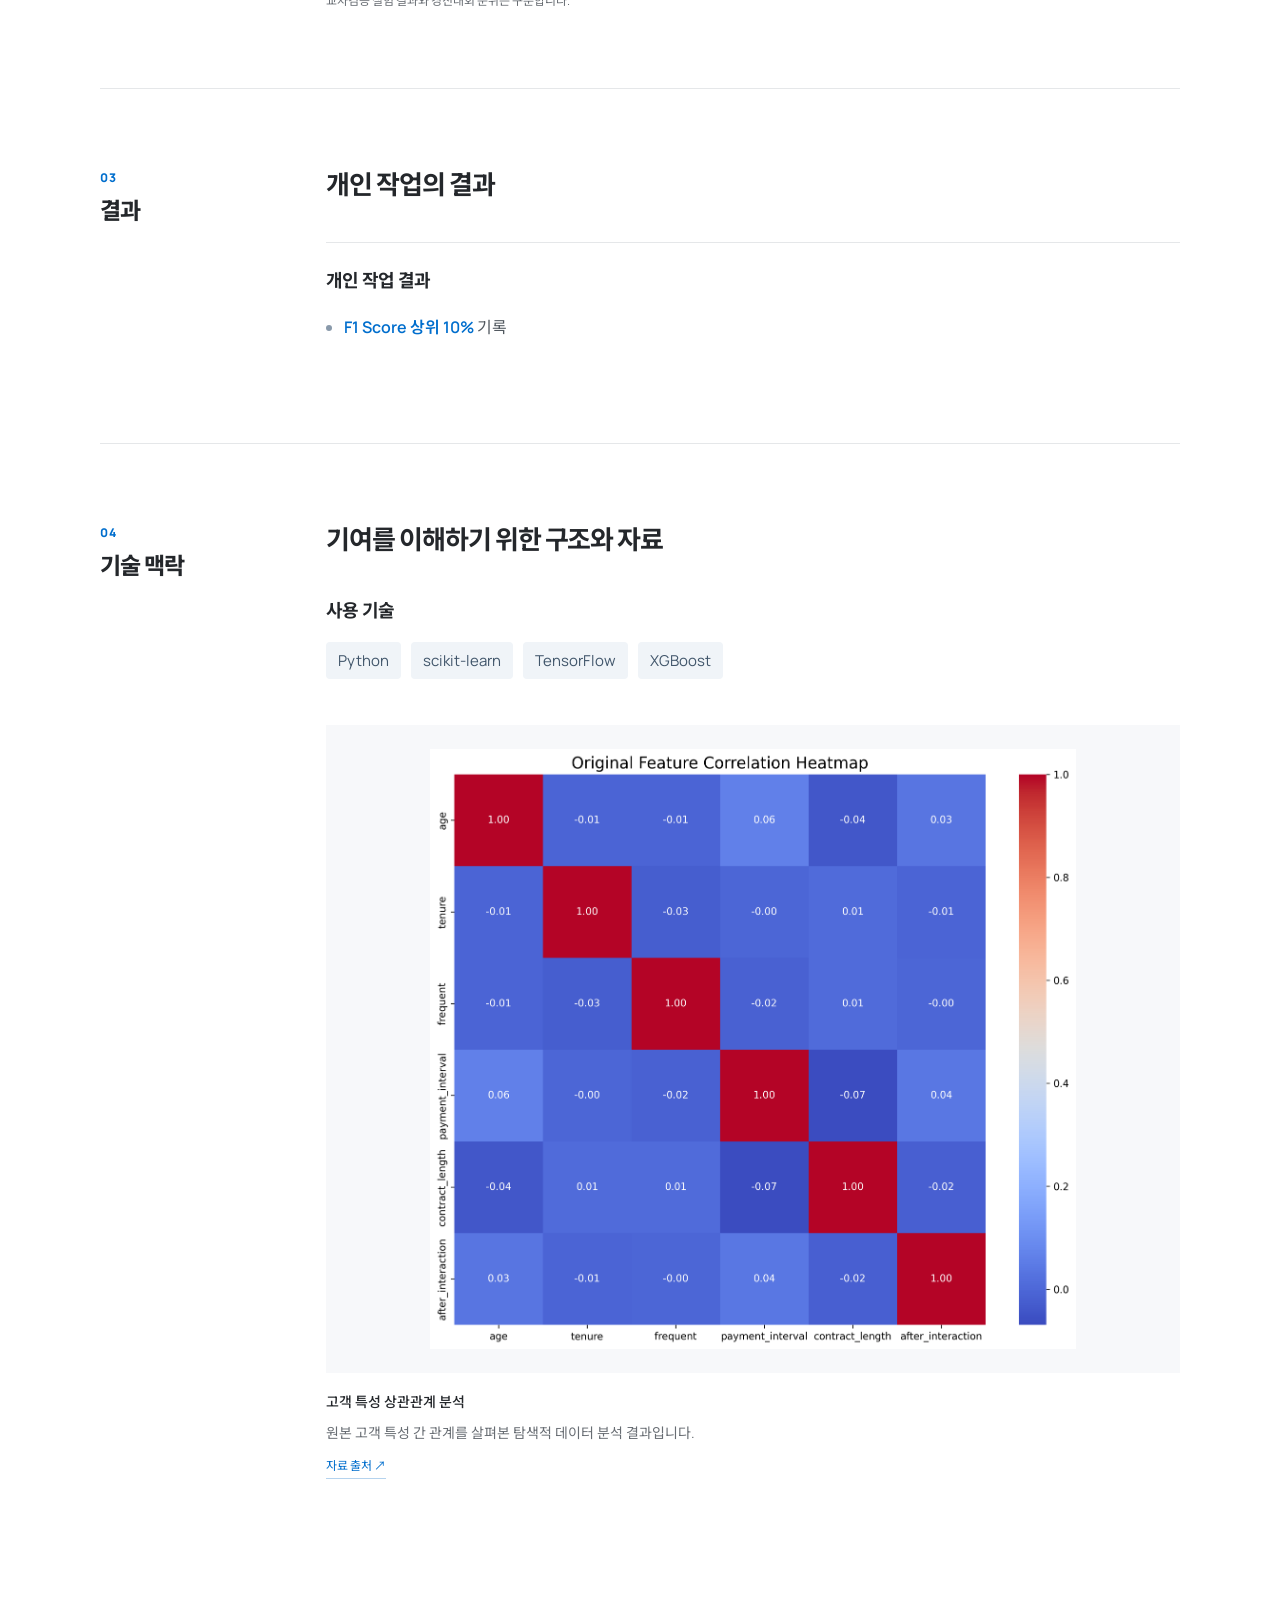
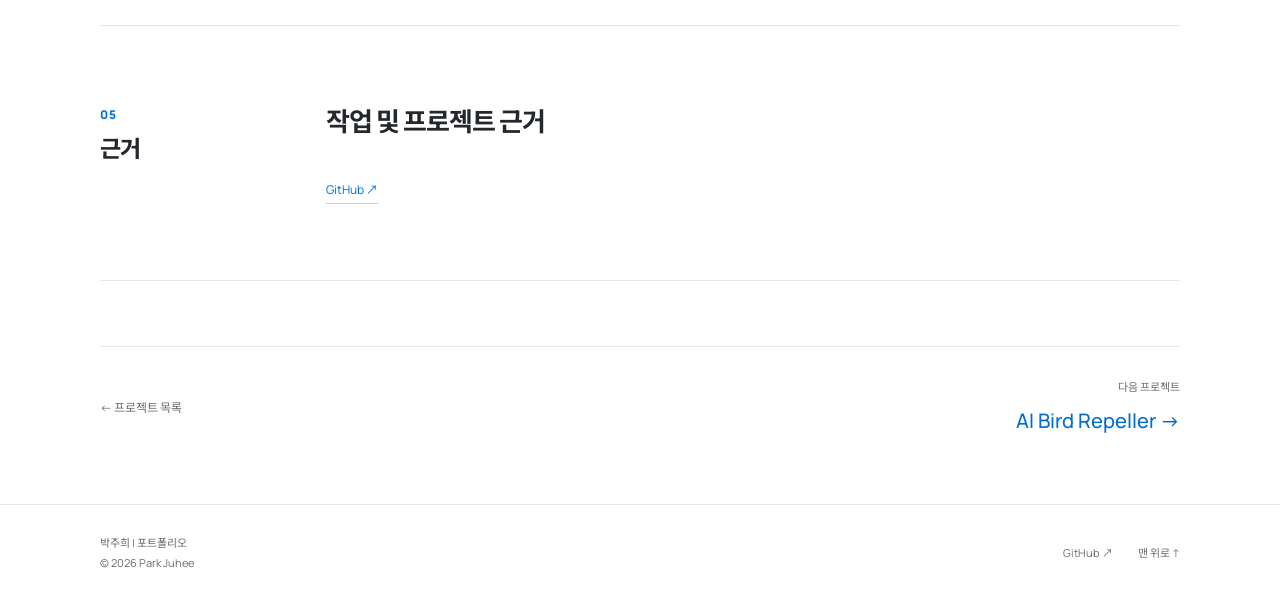
<file: projects/dacon.html>
<!doctype html>
<html lang="ko"><head><meta charset="utf-8"><meta name="viewport" content="width=device-width, initial-scale=1">
<title>DACON 고객 지원 등급 분류 · 박주희</title><meta name="description" content="고객 데이터를 기반으로 지원 필요 수준을 분류하고 feature engineering과 모델 성능 비교를 수행한 프로젝트입니다.">
<meta name="theme-color" content="#ffffff"><meta property="og:title" content="DACON 고객 지원 등급 분류 · 박주희"><meta property="og:description" content="고객 데이터를 기반으로 지원 필요 수준을 분류하고 feature engineering과 모델 성능 비교를 수행한 프로젝트입니다."><meta property="og:type" content="website"><meta property="og:url" content="https://juhee0223.github.io/juhee-portfolio/projects/dacon.html">
<link rel="canonical" href="https://juhee0223.github.io/juhee-portfolio/projects/dacon.html"><link rel="icon" href="../assets/favicon.svg" type="image/svg+xml">
<link rel="preconnect" href="https://fonts.googleapis.com"><link rel="preconnect" href="https://fonts.gstatic.com" crossorigin>
<link href="https://fonts.googleapis.com/css2?family=Manrope:wght@400;500;600;700;800&family=Noto+Sans+KR:wght@400;500;600;700;800&display=swap" rel="stylesheet">
<link rel="stylesheet" href="../styles.css?v=f61be0116d"><script src="../site.js?v=08d4f7c017" defer></script></head>
<body><a class="skip-link" href="#main">본문으로 바로가기</a>
<header class="site-header"><div class="nav-wrap"><a class="brand" href="../index.html" aria-label="박주희 포트폴리오 홈"><span>박주희</span><small>Portfolio</small></a>
<button class="menu-toggle" type="button" aria-expanded="false" aria-controls="site-nav">메뉴 <span aria-hidden="true">☰</span></button>
<nav id="site-nav" aria-label="주요 메뉴"><a href="../index.html#projects">프로젝트</a><a href="../index.html#research">논문·출판</a><a href="../index.html#awards">수상</a><a href="../index.html#activities">활동</a><a href="../index.html#credentials">자격증·어학</a><a class="nav-contact" href="../index.html#contact">연락처</a></nav></div></header>
<main id="main" class="case-study"><div class="container"><a class="back-link" href="../index.html#projects">← 전체 프로젝트</a><section class="case-hero"><p class="eyebrow">AI 응용</p><h1>DACON 고객 지원 등급 분류</h1><p class="case-subtitle">고객 행동 특성을 설계하고 분류 실험을 비교하다</p><div class="pub-links"><a class="text-link" href="https://github.com/juhee0223/DACON-Customer-Support-Classification" target="_blank" rel="noopener noreferrer">GitHub <span aria-hidden="true">↗</span></a></div></section><nav class="case-toc" aria-label="프로젝트 상세 목차"><a href="#overview">담당 범위</a><a href="#contributions">핵심 기여</a><a href="#results">결과</a><a href="#implementation">기술 맥락</a><a href="#evidence">근거</a></nav><section class="case-band" id="overview"><div class="case-rail"><span class="case-rail-index">01</span><span class="case-rail-title">담당 범위</span></div><div class="case-content"><h2 class="case-band-title">담당 범위와 프로젝트 맥락</h2><dl class="case-info contribution-scope"><div class="info-row"><dt>직접 담당</dt><dd><ul class="phrase-list"><li>고객 데이터 전처리·탐색</li><li>행동 패턴 파생 변수 설계</li><li>교차검증 및 모델·불균형 처리 비교</li></ul></dd></div><div class="info-row"><dt>프로젝트</dt><dd>고객 데이터 기반 지원 필요 수준 분류 및 모델 성능 비교 프로젝트</dd></div><div class="info-row"><dt>기간·구성</dt><dd>2025-09 – 2025-10 · 개인 프로젝트</dd></div></dl></div></section><section class="case-band" id="contributions"><div class="case-rail"><span class="case-rail-index">02</span><span class="case-rail-title">핵심 기여</span></div><div class="case-content"><h2 class="case-band-title">판단·구현·검증으로 이어진 기여</h2><span id="problem-solving" class="anchor-alias" aria-hidden="true"></span><figure id="flow" class="system-diagram"><figcaption><span class="flow-label">실험 설계</span><div><h2>고객 데이터에서 분류 모델 비교까지</h2><p>개인 프로젝트에서 데이터 전처리와 파생 변수 설계, 교차검증, 모델·불균형 처리 비교를 수행한 흐름입니다.</p></div></figcaption><ol class="system-graph system-graph-4" aria-label="고객 데이터에서 분류 모델 비교까지"><li class="system-node"><h3>데이터 점검</h3><p>고객 특성 탐색 · 결측·분포 확인</p></li><li class="system-node"><h3>파생 변수</h3><p>비율 · 위험도 · 구간화 특성 생성</p></li><li class="system-node"><h3>교차검증</h3><p>StratifiedKFold 5-fold · Macro F1</p></li><li class="system-node"><h3>실험 비교</h3><p>CatBoost · Random Forest · 불균형 처리</p></li></ol><div class="flow-attribution"><span>참여 범위</span><p>개인 프로젝트의 실험 설계입니다. 공개 리더보드 점수와 교차검증 점수는 다른 조건일 수 있어 직접 비교하지 않습니다.</p></div></figure><article class="case-story" id="section-0"><h3>지원 필요 수준을 분류할 데이터·검증 기준 설계</h3><div class="story-rows"><div class="story-row"><h4>분류 목표</h4><ul class="phrase-list"><li>고객 데이터 기반 지원 필요 수준 분류</li></ul></div><div class="story-row"><h4>실험 설계</h4><ul class="phrase-list"><li>StratifiedKFold 5-fold · Macro F1 · 불균형 처리 전략 비교</li></ul></div><div class="story-row"><h4>파생 변수</h4><ul class="phrase-list"><li>계약 대비 이용 기간 · 지연/비활성 비율 · 연체 여부 · 위험도</li></ul></div></div><ul class="phrase-list"><li><strong class="detail-highlight">Feature engineering</strong></li><li>분류 모델 학습</li></ul><div class="evidence-table-wrap" tabindex="0" role="region" aria-label="데이터 전처리와 실험 설계"><table class="evidence-table"><caption>데이터 전처리와 실험 설계</caption><thead><tr><th scope="col">구간</th><th scope="col">확인한 방법</th><th scope="col">산출물</th></tr></thead><tbody><tr><th scope="row">기초 점검</th><td>학습 30,858행 · 테스트 13,225행</td><td>분포·상관관계 확인</td></tr><tr><th scope="row">파생 변수</th><td>계약 대비 이용 기간 · 지연/비활성 비율 · 연체 여부</td><td>행동 패턴 특성</td></tr><tr><th scope="row">검증 설계</th><td>StratifiedKFold 5-fold · Macro F1</td><td>모델별 교차검증 결과</td></tr><tr><th scope="row">불균형 처리</th><td>class weight · SMOTENC · Logit Adjustment 비교</td><td>후보 전략 비교</td></tr></tbody></table><p class="evidence-table-note">보고서의 실험 단계별 결과를 정리한 것입니다. 리더보드와 교차검증 점수는 같은 지표·분할 조건이 확인되지 않아 직접 비교하지 않습니다.</p></div></article><article class="case-story" id="section-1"><h3>모델·튜닝·불균형 처리 전략 비교</h3><div class="story-rows"><div class="story-row"><h4>비교 프레임워크</h4><ul class="phrase-list"><li>scikit-learn · TensorFlow · XGBoost 기반 모델 성능 비교</li></ul></div><div class="story-row"><h4>기준선·튜닝</h4><ul class="phrase-list"><li>CatBoost 기준선 · Optuna 30회 탐색 · 튜닝 Random Forest</li></ul></div><div class="story-row"><h4>불균형 처리</h4><ul class="phrase-list"><li>Manual class weights · SMOTENC · Logit Adjustment</li></ul></div><div class="story-row"><h4>평가 경계</h4><ul class="phrase-list"><li>교차검증 실험 결과와 경진대회 순위는 구분</li></ul></div></div><ul class="phrase-list"><li><strong class="detail-highlight">F1 Score</strong> 기준 평가</li><li><strong class="detail-highlight">상위 10%</strong> 기록</li></ul><div class="evidence-table-wrap" tabindex="0" role="region" aria-label="모델·불균형 처리 비교"><table class="evidence-table"><caption>모델·불균형 처리 비교</caption><thead><tr><th scope="col">대상</th><th scope="col">방법</th><th scope="col">확인한 결론</th></tr></thead><tbody><tr><th scope="row">CatBoost 기준선</th><td>5-fold · auto_class_weights=Balanced</td><td>비교 기준선 설정</td></tr><tr><th scope="row">CatBoost 튜닝</th><td>Optuna 30회 · iterations · depth · learning_rate · l2_leaf_reg</td><td>파라미터 후보 탐색</td></tr><tr><th scope="row">Random Forest</th><td>동일 유형의 파생 변수 기반 비교</td><td>교차검증 결과 비교</td></tr><tr><th scope="row">불균형 처리</th><td>class weight · SMOTENC · Logit Adjustment</td><td>SMOTENC의 뚜렷한 추가 개선 없음 · Logit Adjustment 후처리 검토</td></tr></tbody></table><p class="evidence-table-note">교차검증 실험 결과와 경진대회 순위는 구분합니다.</p></div></article></div></section><section class="case-band" id="results"><div class="case-rail"><span class="case-rail-index">03</span><span class="case-rail-title">결과</span></div><div class="case-content"><h2 class="case-band-title">개인 작업의 결과</h2><div class="contribution-result"><h3>개인 작업 결과</h3><ul class="phrase-list"><li><strong class="detail-highlight">F1 Score</strong> <strong class="detail-highlight">상위 10%</strong> 기록</li></ul></div></div></section><section class="case-band" id="implementation"><div class="case-rail"><span class="case-rail-index">04</span><span class="case-rail-title">기술 맥락</span></div><div class="case-content"><h2 class="case-band-title">기여를 이해하기 위한 구조와 자료</h2><span id="stack" class="anchor-alias" aria-hidden="true"></span><h3 class="context-stack-title">사용 기술</h3><div class="tech-tags"><span>Python</span><span>scikit-learn</span><span>TensorFlow</span><span>XGBoost</span></div><figure id="visual" class="case-visual"><div class="visual-frame"><img src="../assets/dacon-feature-heatmap.png" alt="나이·이용 기간·결제 간격 등 원본 고객 특성 간 상관계수 히트맵" width="2714" height="2519" loading="lazy" decoding="async"></div><figcaption><strong>고객 특성 상관관계 분석</strong><p>원본 고객 특성 간 관계를 살펴본 탐색적 데이터 분석 결과입니다.</p><div class="visual-links"><a class="text-link" href="https://github.com/juhee0223/DACON-Customer-Support-Classification" target="_blank" rel="noopener noreferrer">자료 출처 ↗</a></div></figcaption></figure></div></section><section class="case-band" id="evidence"><div class="case-rail"><span class="case-rail-index">05</span><span class="case-rail-title">근거</span></div><div class="case-content"><h2 class="case-band-title">작업 및 프로젝트 근거</h2><div class="evidence-links"><a class="text-link" href="https://github.com/juhee0223/DACON-Customer-Support-Classification" target="_blank" rel="noopener noreferrer">GitHub <span aria-hidden="true">↗</span></a></div></div></section><nav class="project-pagination" aria-label="프로젝트 이동"><a href="../index.html#projects">← 프로젝트 목록</a><a href="bird-repeller.html"><small>다음 프로젝트</small><strong>AI Bird Repeller →</strong></a></nav></div></main>
<footer class="site-footer"><div class="container footer-inner"><p>박주희 | 포트폴리오<br><span>© 2026 Park Juhee</span></p><a href="https://github.com/juhee0223" target="_blank" rel="noopener noreferrer">GitHub ↗</a><a href="#main">맨 위로 ↑</a></div></footer>
</body></html>
</file>
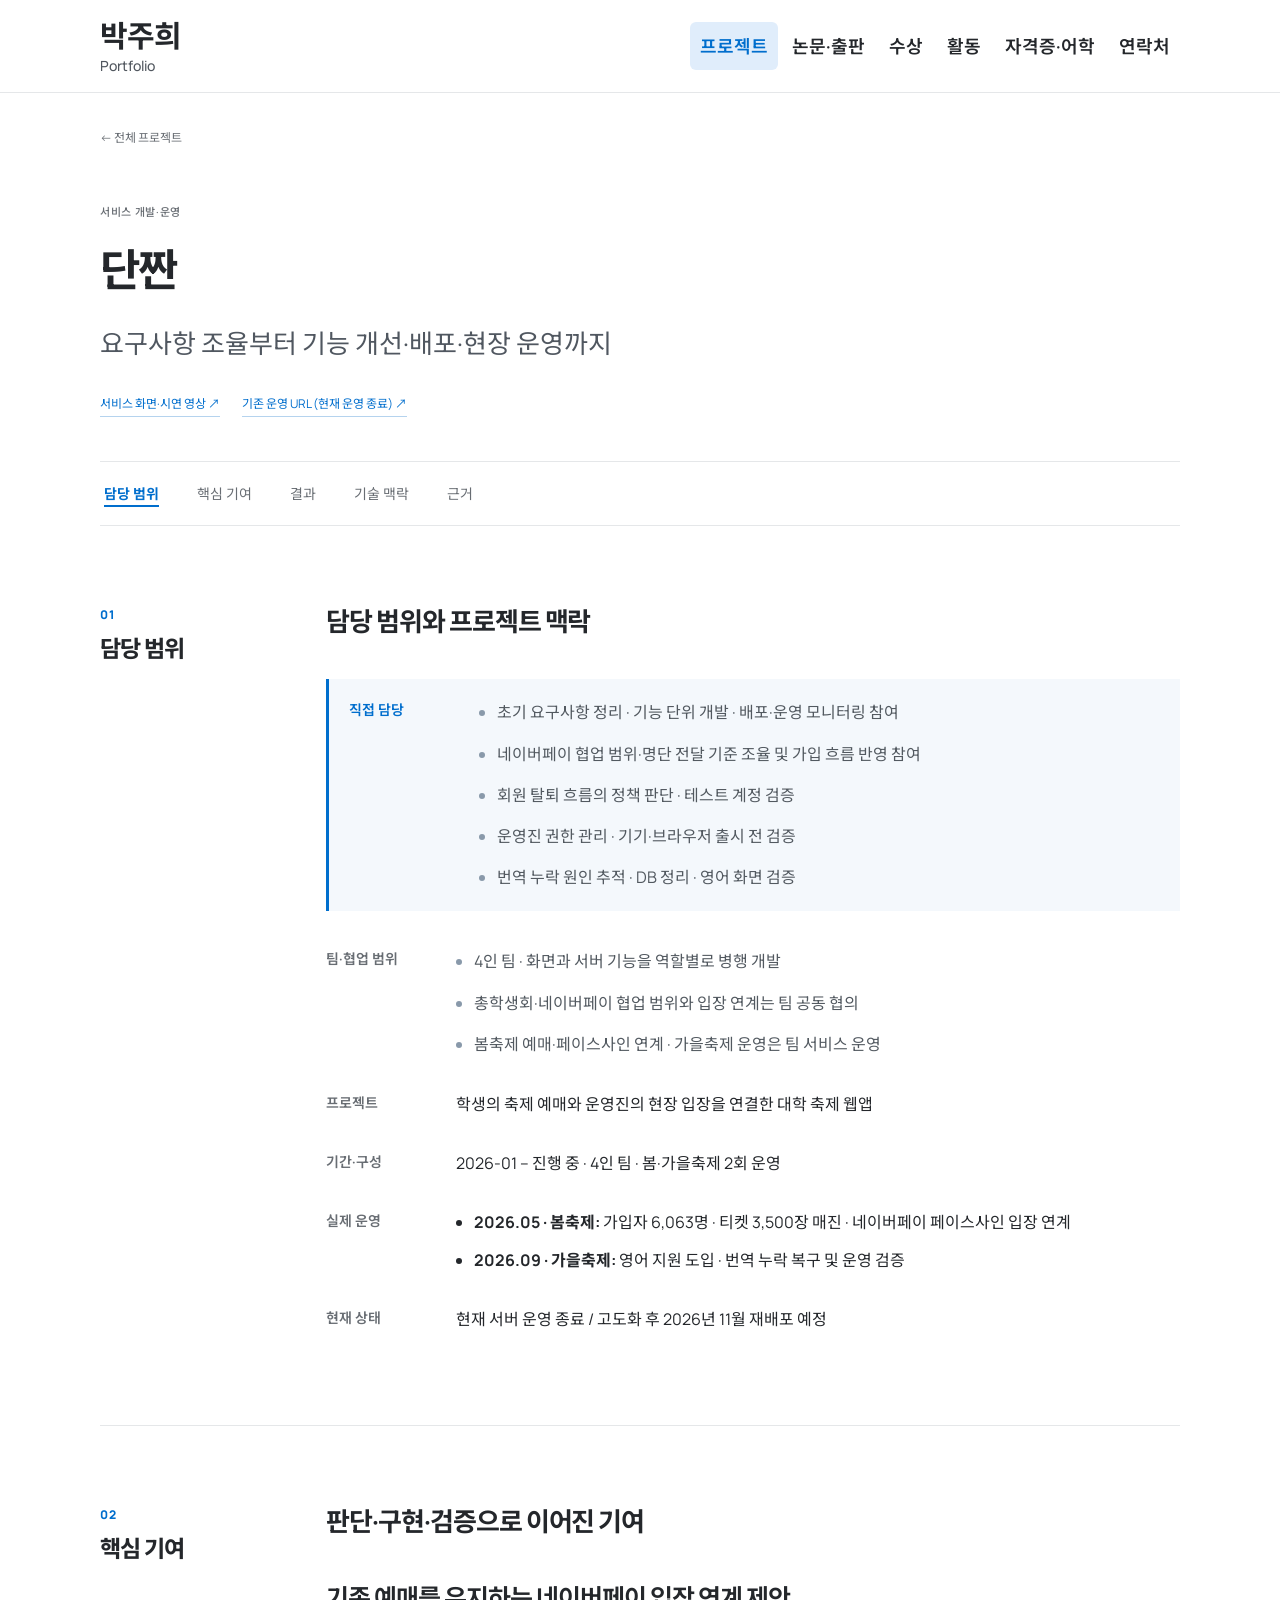
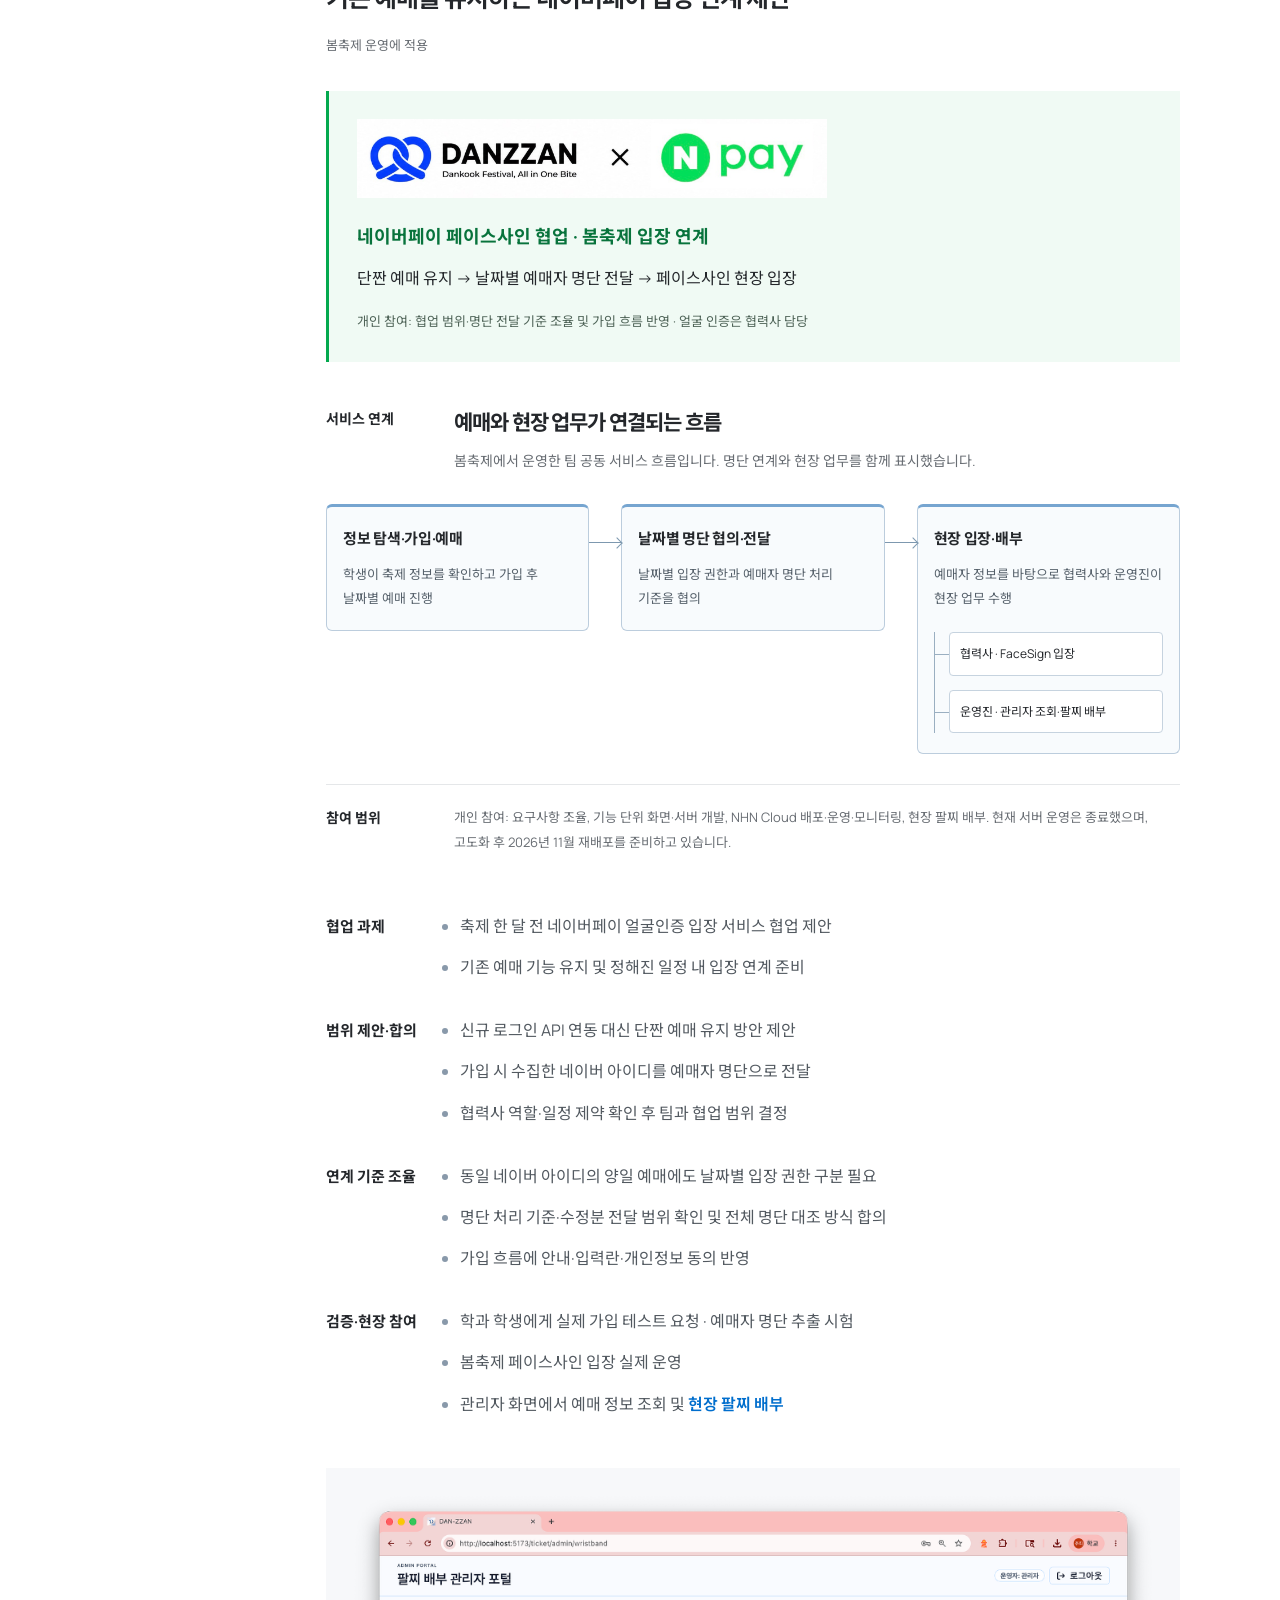
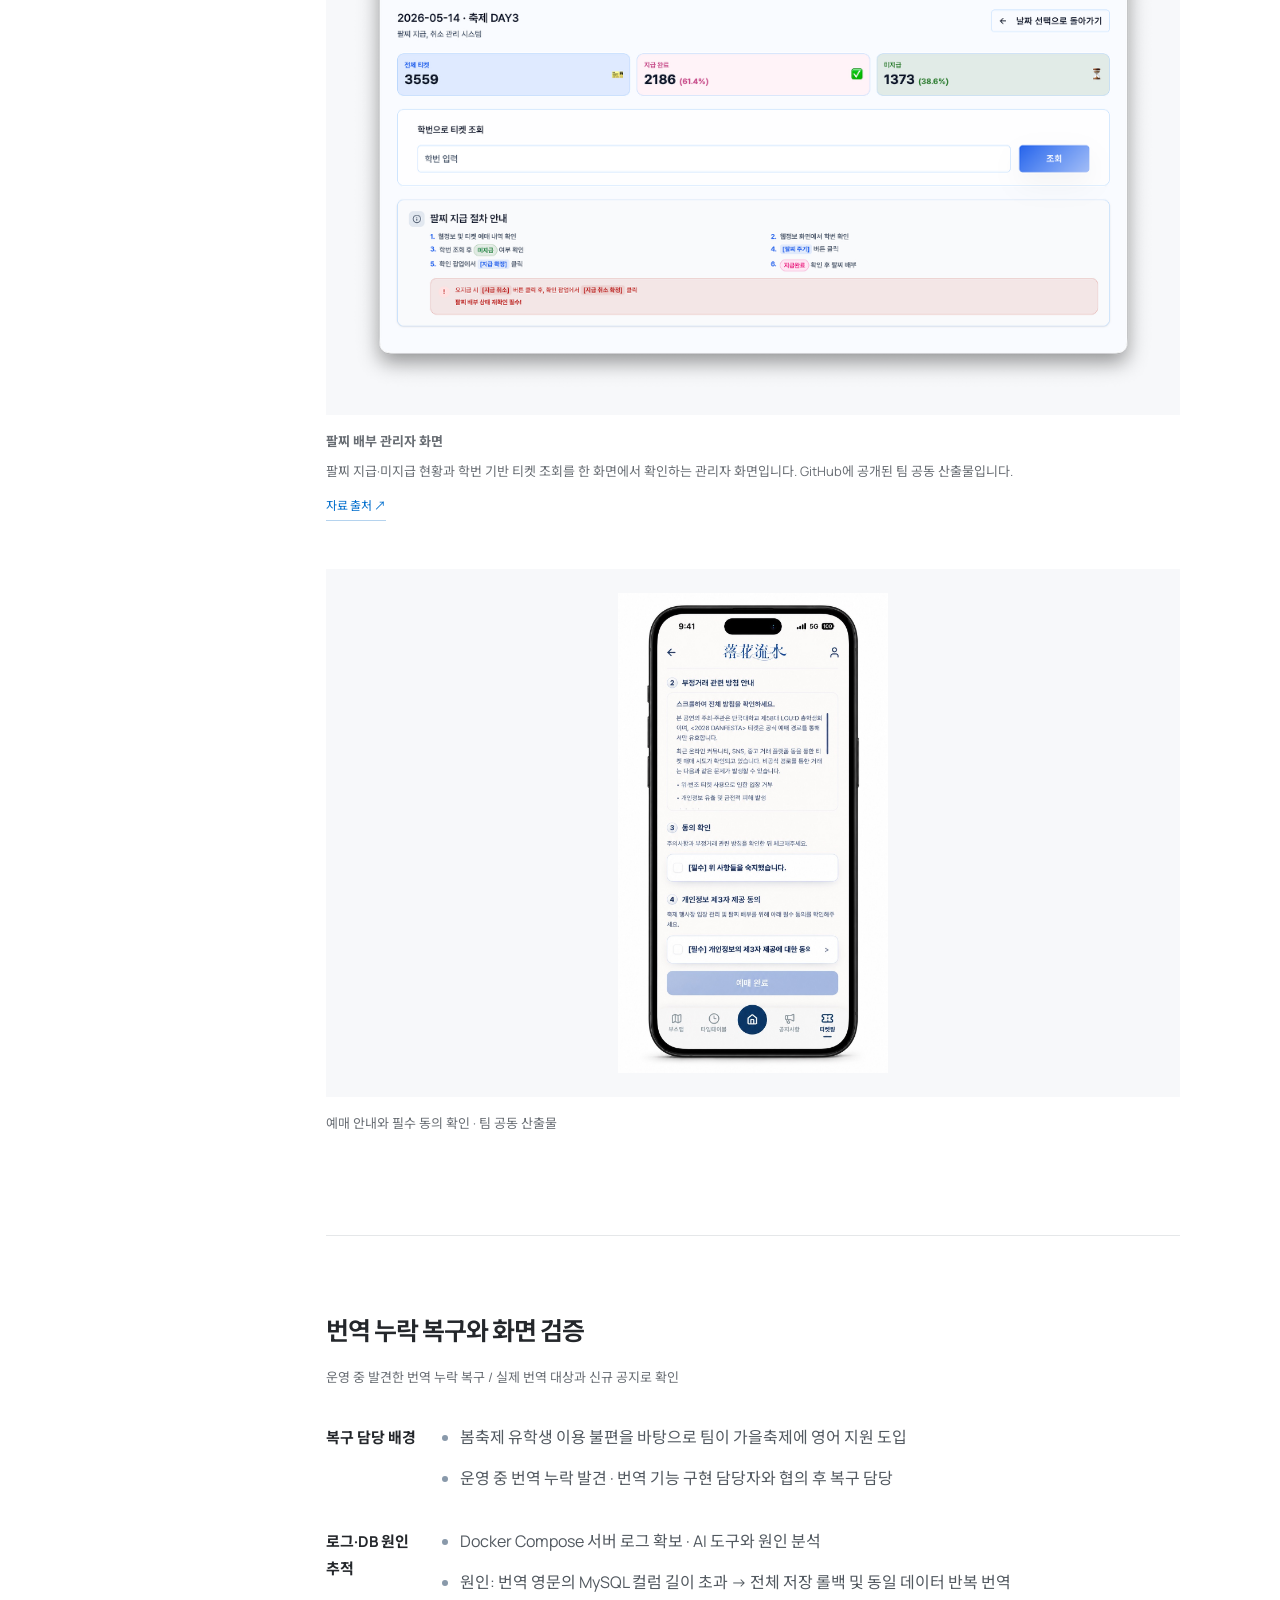
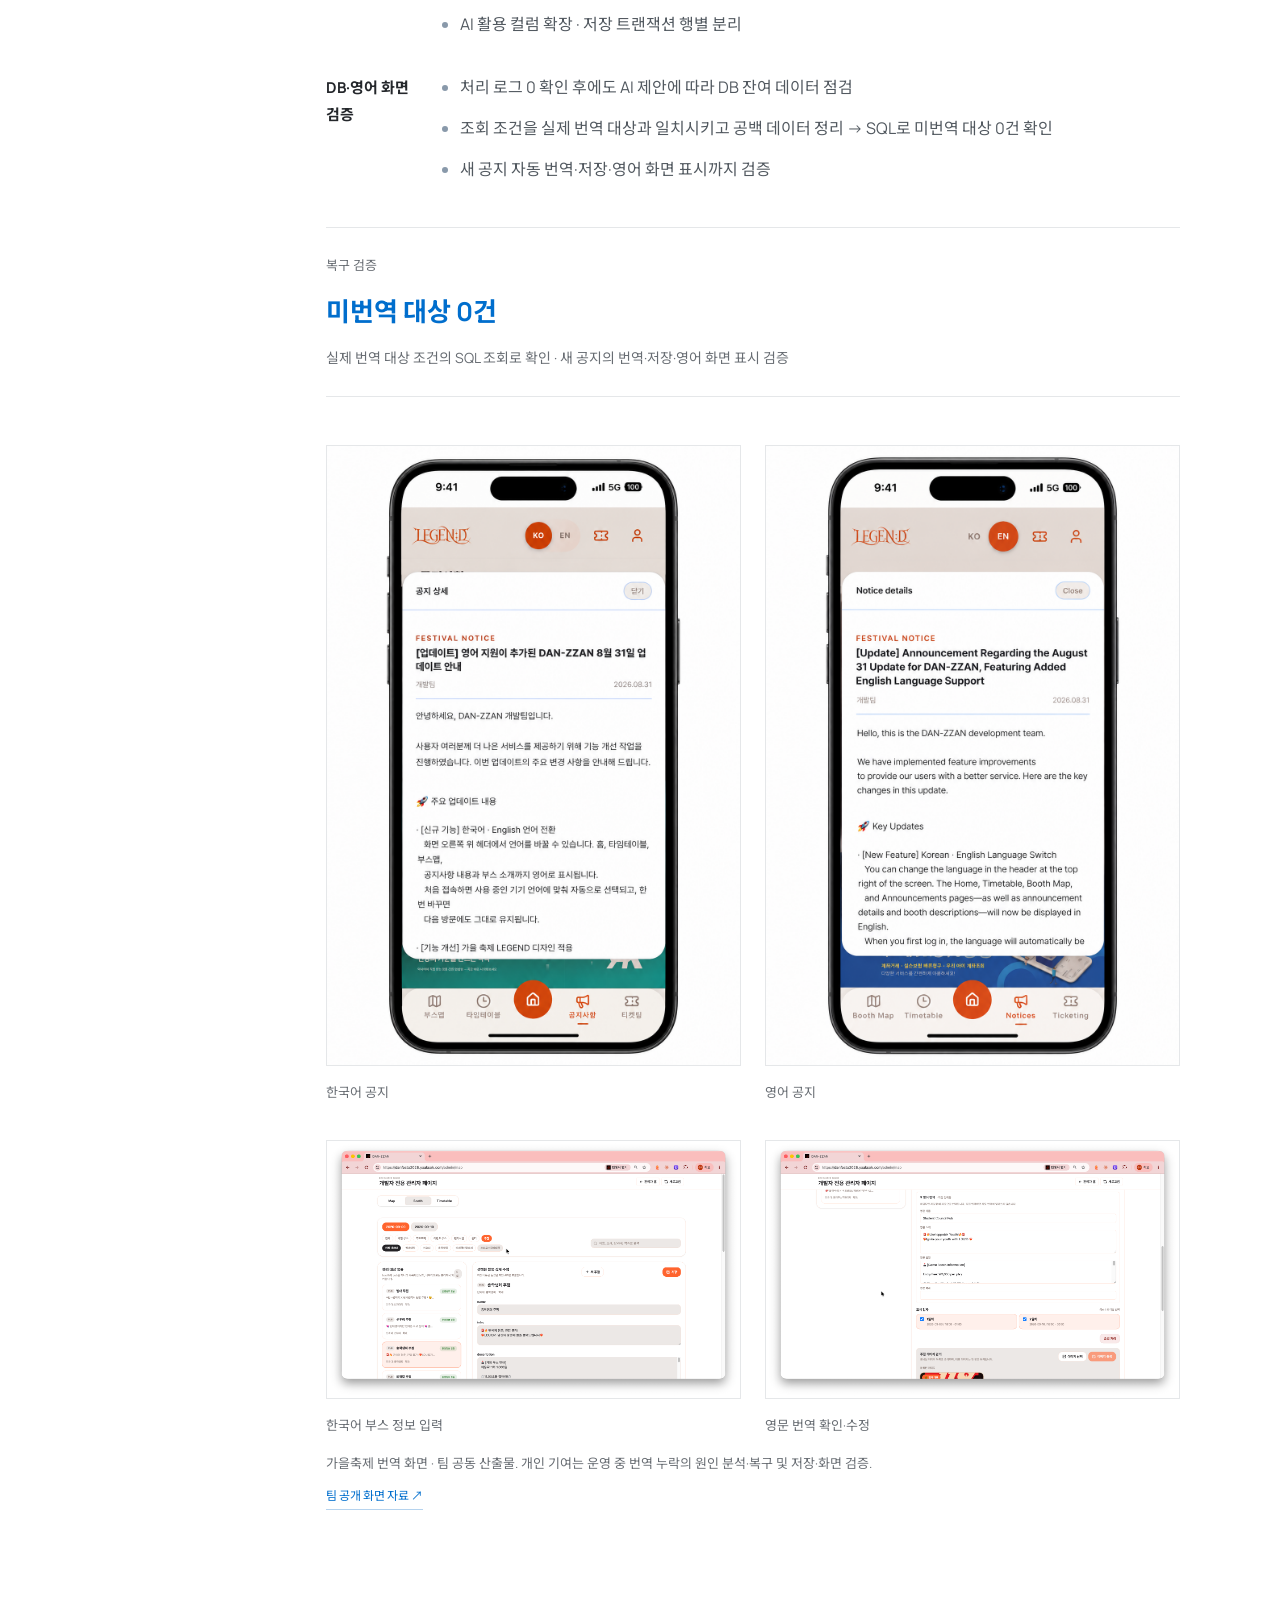
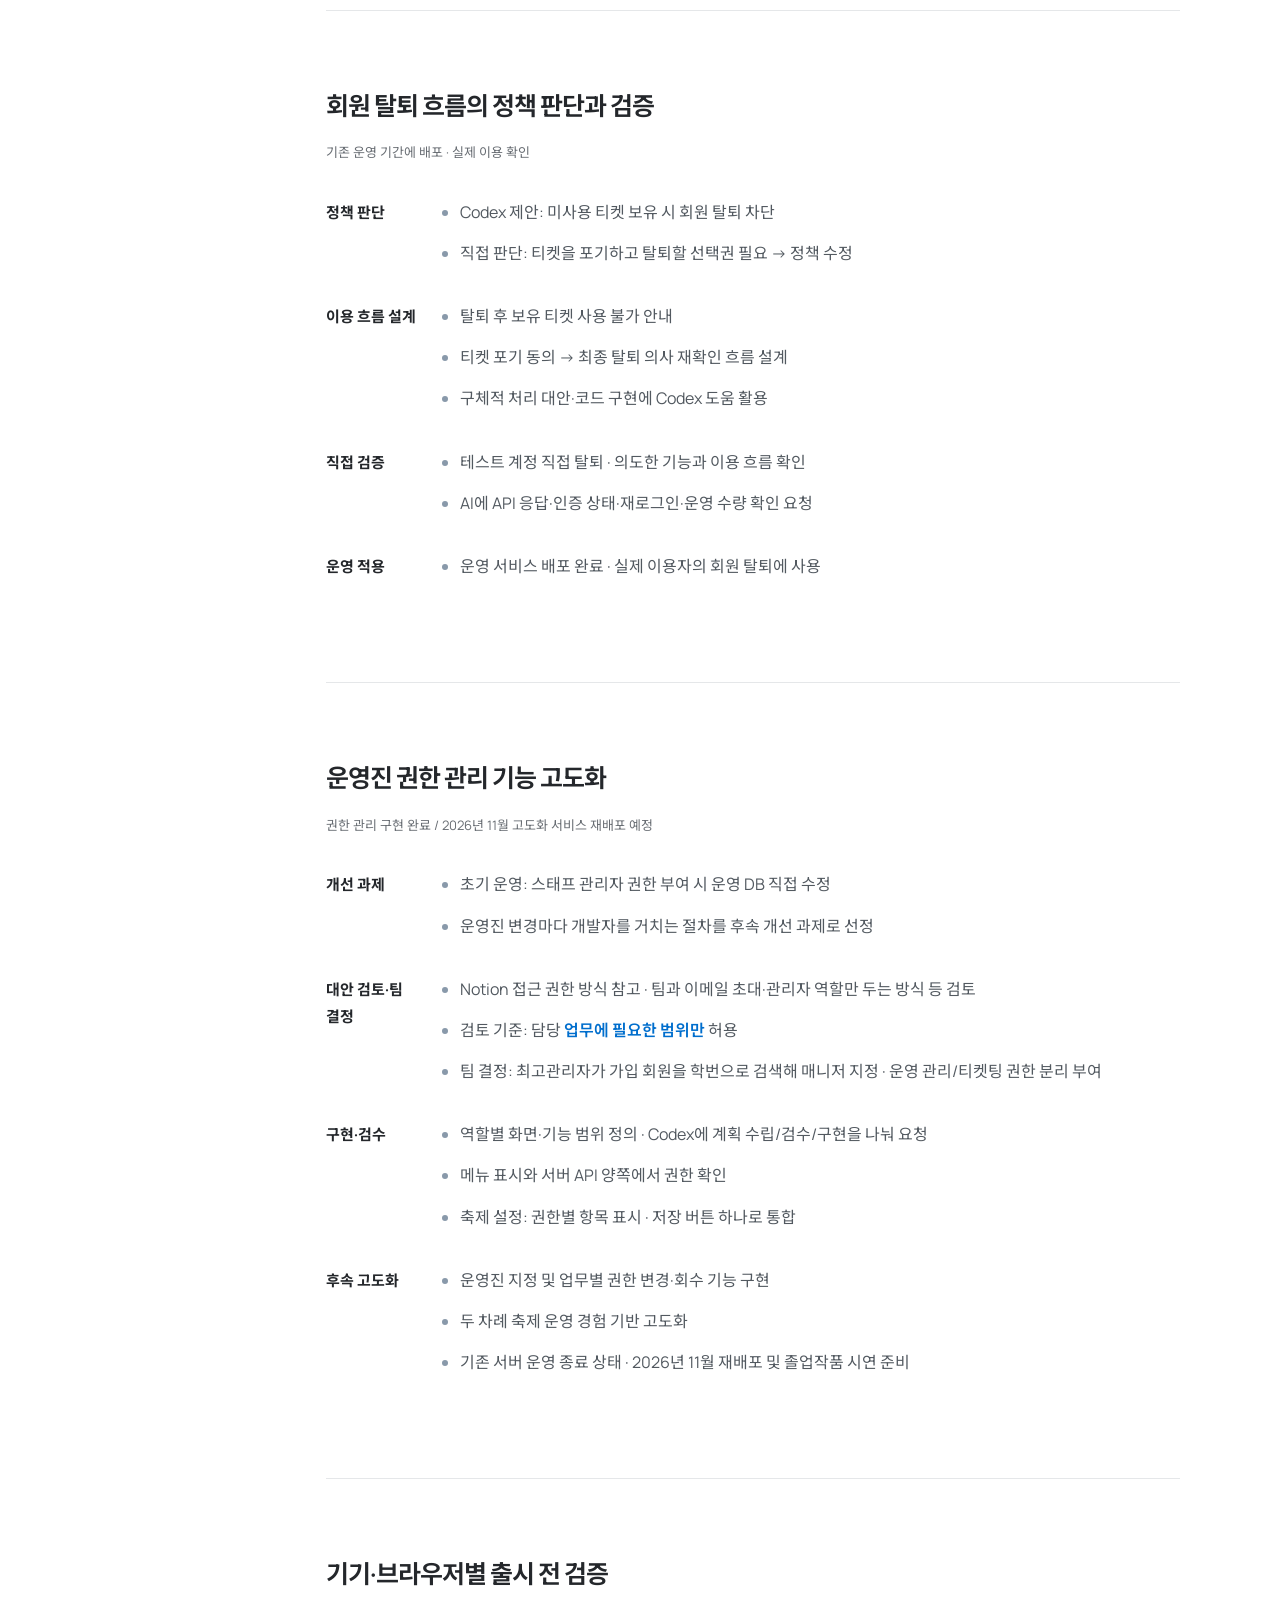
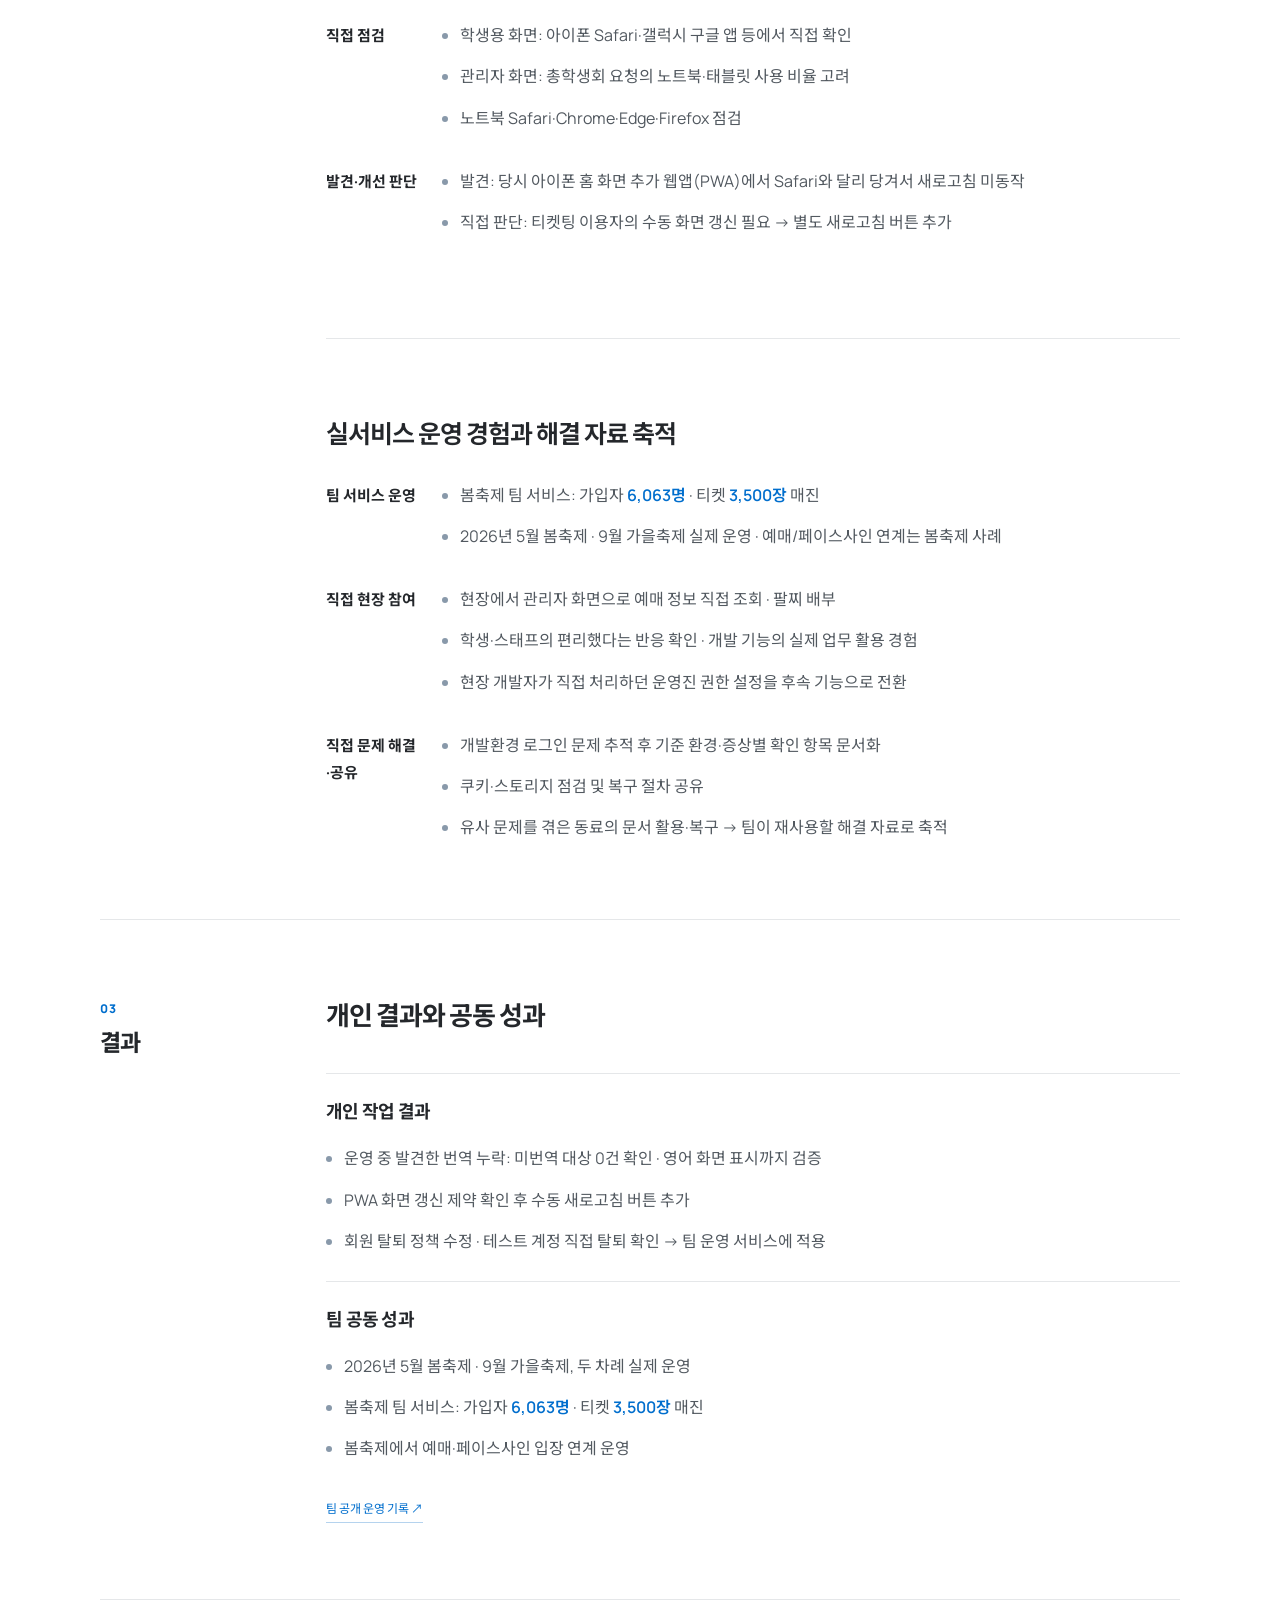
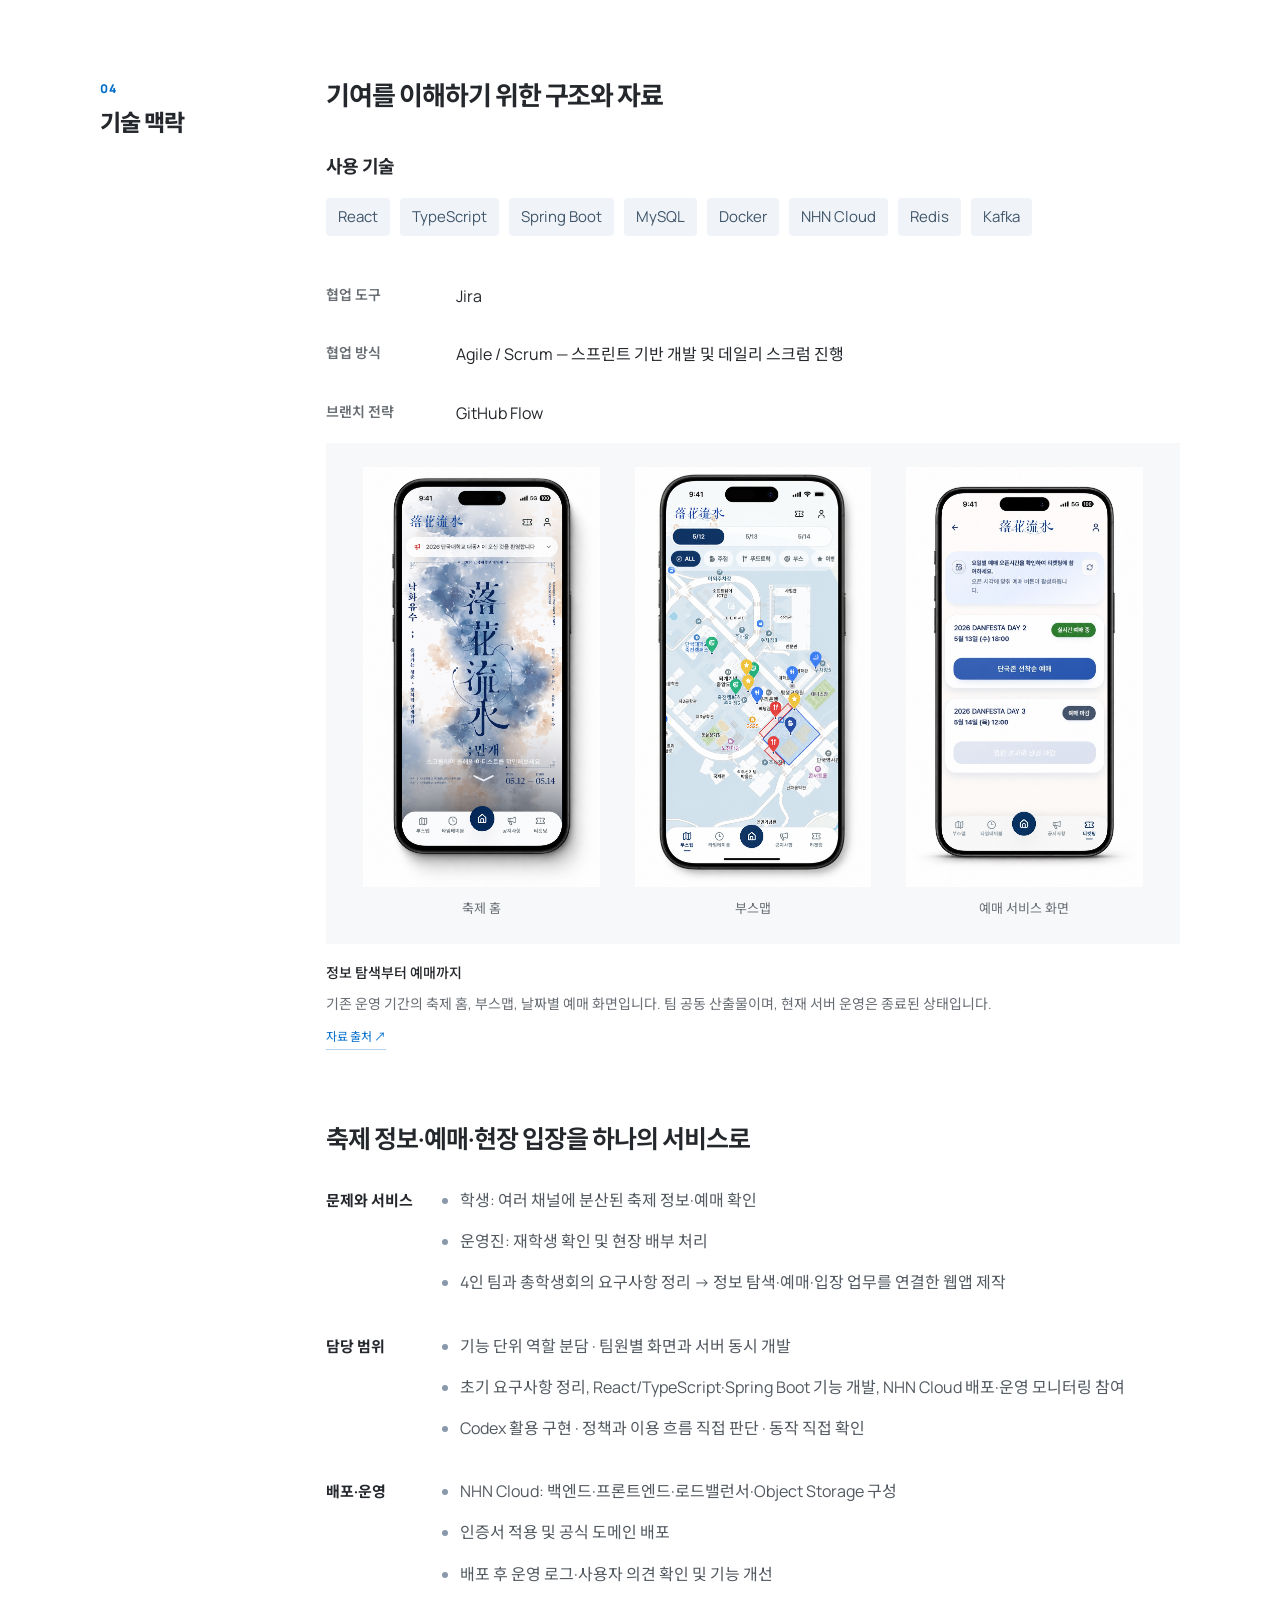
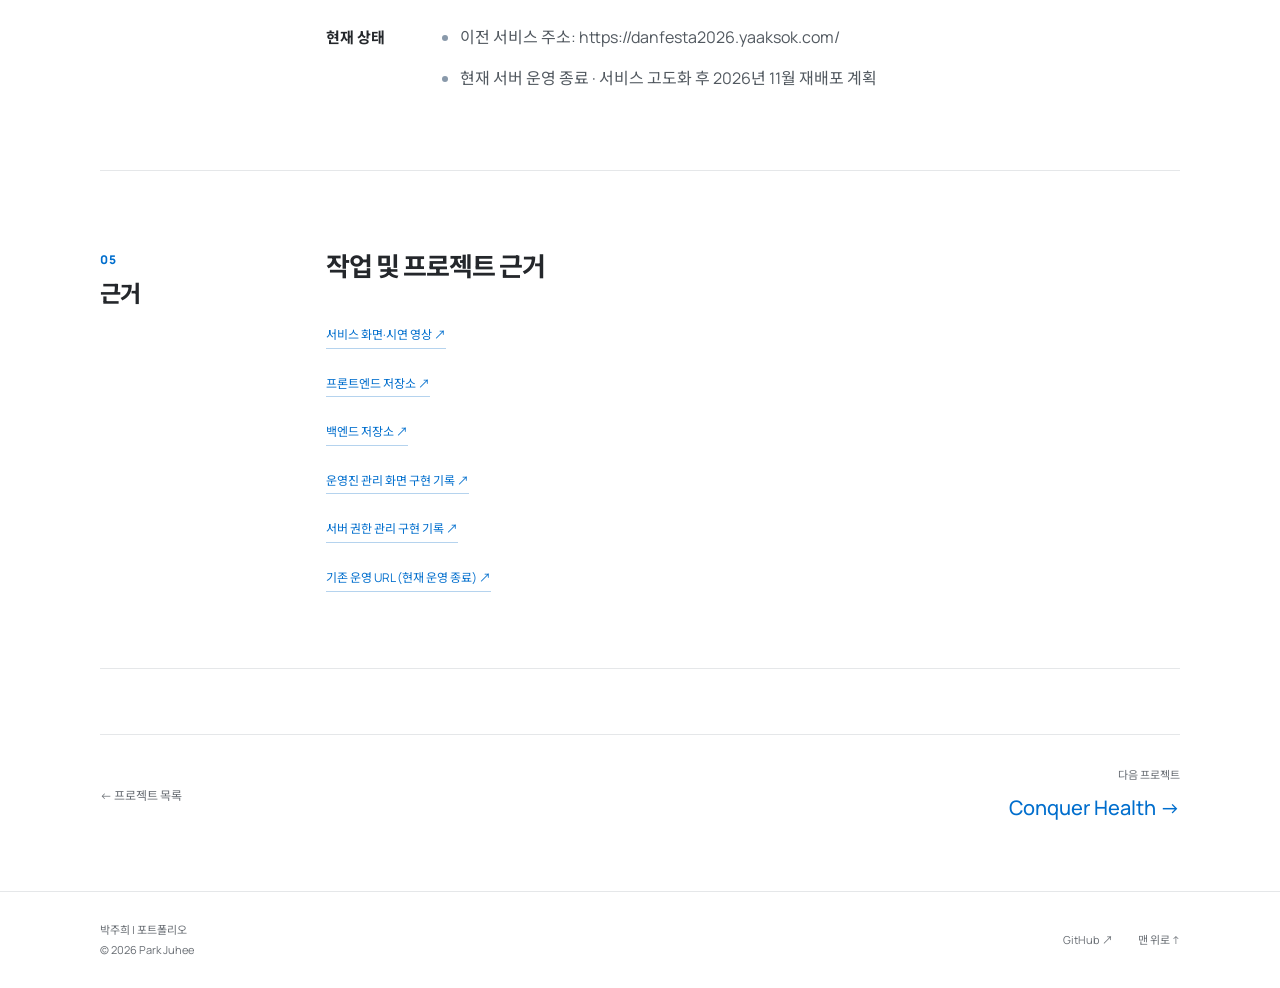
<file: projects/danzzan.html>
<!doctype html>
<html lang="ko"><head><meta charset="utf-8"><meta name="viewport" content="width=device-width, initial-scale=1">
<title>단짠 · 박주희</title><meta name="description" content="흩어진 축제 정보를 모으고 학생의 예매와 운영진의 현장 입장을 연결한 대학 축제 웹앱입니다. 총학생회·네이버페이와 요구를 조율하고, 기능 단위 풀스택 개발과 NHN Cloud 배포·운영을 맡았습니다.">
<meta name="theme-color" content="#ffffff"><meta property="og:title" content="단짠 · 박주희"><meta property="og:description" content="흩어진 축제 정보를 모으고 학생의 예매와 운영진의 현장 입장을 연결한 대학 축제 웹앱입니다. 총학생회·네이버페이와 요구를 조율하고, 기능 단위 풀스택 개발과 NHN Cloud 배포·운영을 맡았습니다."><meta property="og:type" content="website"><meta property="og:url" content="https://juhee0223.github.io/juhee-portfolio/projects/danzzan.html">
<link rel="canonical" href="https://juhee0223.github.io/juhee-portfolio/projects/danzzan.html"><link rel="icon" href="../assets/favicon.svg" type="image/svg+xml">
<link rel="preconnect" href="https://fonts.googleapis.com"><link rel="preconnect" href="https://fonts.gstatic.com" crossorigin>
<link href="https://fonts.googleapis.com/css2?family=Manrope:wght@400;500;600;700;800&family=Noto+Sans+KR:wght@400;500;600;700;800&display=swap" rel="stylesheet">
<link rel="stylesheet" href="../styles.css?v=f61be0116d"><script src="../site.js?v=08d4f7c017" defer></script></head>
<body><a class="skip-link" href="#main">본문으로 바로가기</a>
<header class="site-header"><div class="nav-wrap"><a class="brand" href="../index.html" aria-label="박주희 포트폴리오 홈"><span>박주희</span><small>Portfolio</small></a>
<button class="menu-toggle" type="button" aria-expanded="false" aria-controls="site-nav">메뉴 <span aria-hidden="true">☰</span></button>
<nav id="site-nav" aria-label="주요 메뉴"><a href="../index.html#projects">프로젝트</a><a href="../index.html#research">논문·출판</a><a href="../index.html#awards">수상</a><a href="../index.html#activities">활동</a><a href="../index.html#credentials">자격증·어학</a><a class="nav-contact" href="../index.html#contact">연락처</a></nav></div></header>
<main id="main" class="case-study"><div class="container"><a class="back-link" href="../index.html#projects">← 전체 프로젝트</a><section class="case-hero"><p class="eyebrow">서비스 개발·운영</p><h1>단짠</h1><p class="case-subtitle">요구사항 조율부터 기능 개선·배포·현장 운영까지</p><div class="pub-links"><a class="text-link" href="https://github.com/DKU-Dan-Zzan" target="_blank" rel="noopener noreferrer">서비스 화면·시연 영상 <span aria-hidden="true">↗</span></a><a class="text-link" href="https://danfesta2026.yaaksok.com/" target="_blank" rel="noopener noreferrer">기존 운영 URL (현재 운영 종료) <span aria-hidden="true">↗</span></a></div></section><nav class="case-toc" aria-label="프로젝트 상세 목차"><a href="#overview">담당 범위</a><a href="#contributions">핵심 기여</a><a href="#results">결과</a><a href="#implementation">기술 맥락</a><a href="#evidence">근거</a></nav><section class="case-band" id="overview"><div class="case-rail"><span class="case-rail-index">01</span><span class="case-rail-title">담당 범위</span></div><div class="case-content"><h2 class="case-band-title">담당 범위와 프로젝트 맥락</h2><dl class="case-info contribution-scope"><div class="info-row"><dt>직접 담당</dt><dd><ul class="phrase-list"><li>초기 요구사항 정리 · 기능 단위 개발 · 배포·운영 모니터링 참여</li><li>네이버페이 협업 범위·명단 전달 기준 조율 및 가입 흐름 반영 참여</li><li>회원 탈퇴 흐름의 정책 판단 · 테스트 계정 검증</li><li>운영진 권한 관리 · 기기·브라우저 출시 전 검증</li><li>번역 누락 원인 추적 · DB 정리 · 영어 화면 검증</li></ul></dd></div><div class="info-row"><dt>팀·협업 범위</dt><dd><ul class="phrase-list"><li>4인 팀 · 화면과 서버 기능을 역할별로 병행 개발</li><li>총학생회·네이버페이 협업 범위와 입장 연계는 팀 공동 협의</li><li>봄축제 예매·페이스사인 연계 · 가을축제 운영은 팀 서비스 운영</li></ul></dd></div><div class="info-row"><dt>프로젝트</dt><dd>학생의 축제 예매와 운영진의 현장 입장을 연결한 대학 축제 웹앱</dd></div><div class="info-row"><dt>기간·구성</dt><dd>2026-01 – 진행 중 · 4인 팀 · 봄·가을축제 2회 운영</dd></div><div class="info-row"><dt>실제 운영</dt><dd><ul class="operation-history"><li><strong>2026.05 · 봄축제:</strong> 가입자 6,063명 · 티켓 3,500장 매진 · 네이버페이 페이스사인 입장 연계</li><li><strong>2026.09 · 가을축제:</strong> 영어 지원 도입 · 번역 누락 복구 및 운영 검증</li></ul></dd></div><div class="info-row"><dt>현재 상태</dt><dd>현재 서버 운영 종료 / 고도화 후 2026년 11월 재배포 예정</dd></div></dl></div></section><section class="case-band" id="contributions"><div class="case-rail"><span class="case-rail-index">02</span><span class="case-rail-title">핵심 기여</span></div><div class="case-content"><h2 class="case-band-title">판단·구현·검증으로 이어진 기여</h2><span id="problem-solving" class="anchor-alias" aria-hidden="true"></span><article class="case-story" id="section-1"><h3>기존 예매를 유지하는 네이버페이 입장 연계 제안</h3><p class="case-status">봄축제 운영에 적용</p><div class="partner-feature"><img src="../assets/danzzan-partnership.jpg" alt="DANZZAN과 네이버페이 협업 로고" width="1667" height="280" loading="lazy" decoding="async"><p class="partner-kicker">네이버페이 페이스사인 협업 · 봄축제 입장 연계</p><p>단짠 예매 유지 → 날짜별 예매자 명단 전달 → 페이스사인 현장 입장</p><small>개인 참여: 협업 범위·명단 전달 기준 조율 및 가입 흐름 반영 · 얼굴 인증은 협력사 담당</small></div><figure id="flow" class="system-diagram"><figcaption><span class="flow-label">서비스 연계</span><div><h2>예매와 현장 업무가 연결되는 흐름</h2><p>봄축제에서 운영한 팀 공동 서비스 흐름입니다. 명단 연계와 현장 업무를 함께 표시했습니다.</p></div></figcaption><ol class="system-graph system-graph-3" aria-label="예매와 현장 업무가 연결되는 흐름"><li class="system-node"><h3>정보 탐색·가입·예매</h3><p>학생이 축제 정보를 확인하고 가입 후 날짜별 예매 진행</p></li><li class="system-node"><h3>날짜별 명단 협의·전달</h3><p>날짜별 입장 권한과 예매자 명단 처리 기준을 협의</p></li><li class="system-node"><h3>현장 입장·배부</h3><p>예매자 정보를 바탕으로 협력사와 운영진이 현장 업무 수행</p><ul class="system-branches"><li>협력사 · FaceSign 입장</li><li>운영진 · 관리자 조회·팔찌 배부</li></ul></li></ol><div class="flow-attribution"><span>참여 범위</span><p>개인 참여: 요구사항 조율, 기능 단위 화면·서버 개발, NHN Cloud 배포·운영·모니터링, 현장 팔찌 배부. 현재 서버 운영은 종료했으며, 고도화 후 2026년 11월 재배포를 준비하고 있습니다.</p></div></figure><div class="story-rows"><div class="story-row"><h4>협업 과제</h4><ul class="phrase-list"><li>축제 한 달 전 네이버페이 얼굴인증 입장 서비스 협업 제안</li><li>기존 예매 기능 유지 및 정해진 일정 내 입장 연계 준비</li></ul></div><div class="story-row"><h4>범위 제안·합의</h4><ul class="phrase-list"><li>신규 로그인 API 연동 대신 단짠 예매 유지 방안 제안</li><li>가입 시 수집한 네이버 아이디를 예매자 명단으로 전달</li><li>협력사 역할·일정 제약 확인 후 팀과 협업 범위 결정</li></ul></div><div class="story-row"><h4>연계 기준 조율</h4><ul class="phrase-list"><li>동일 네이버 아이디의 양일 예매에도 날짜별 입장 권한 구분 필요</li><li>명단 처리 기준·수정분 전달 범위 확인 및 전체 명단 대조 방식 합의</li><li>가입 흐름에 안내·입력란·개인정보 동의 반영</li></ul></div><div class="story-row"><h4>검증·현장 참여</h4><ul class="phrase-list"><li>학과 학생에게 실제 가입 테스트 요청 · 예매자 명단 추출 시험</li><li>봄축제 페이스사인 입장 실제 운영</li><li>관리자 화면에서 예매 정보 조회 및 <strong class="detail-highlight">현장 팔찌 배부</strong></li></ul></div></div><figure class="case-inline-image"><div class="visual-frame"><img src="../assets/danzzan-admin-wristband.png" alt="단짠 관리자 포털의 팔찌 배부 현황과 학번 기반 티켓 조회 화면" width="1010" height="626" loading="lazy" decoding="async"></div><figcaption><strong>팔찌 배부 관리자 화면</strong><p>팔찌 지급·미지급 현황과 학번 기반 티켓 조회를 한 화면에서 확인하는 관리자 화면입니다. GitHub에 공개된 팀 공동 산출물입니다.</p><a class="text-link" href="https://github.com/DKU-Dan-Zzan/.github/blob/main/profile/screenshots/admin/wristband.png" target="_blank" rel="noopener noreferrer">자료 출처 <span aria-hidden="true">↗</span></a></figcaption></figure><figure class="case-inline-image consent-image"><div class="visual-frame"><img src="../assets/danzzan-consent.png" alt="단짠 예매 안내와 필수 동의 확인 화면" loading="lazy" width="941" height="1672"></div><figcaption>예매 안내와 필수 동의 확인 · 팀 공동 산출물</figcaption></figure></article><article class="case-story" id="section-6"><h3>번역 누락 복구와 화면 검증</h3><p class="case-status">운영 중 발견한 번역 누락 복구 / 실제 번역 대상과 신규 공지로 확인</p><div class="story-rows"><div class="story-row"><h4>복구 담당 배경</h4><ul class="phrase-list"><li>봄축제 유학생 이용 불편을 바탕으로 팀이 가을축제에 영어 지원 도입</li><li>운영 중 번역 누락 발견 · 번역 기능 구현 담당자와 협의 후 복구 담당</li></ul></div><div class="story-row"><h4>로그·DB 원인 추적</h4><ul class="phrase-list"><li>Docker Compose 서버 로그 확보 · AI 도구와 원인 분석</li><li>원인: 번역 영문의 MySQL 컬럼 길이 초과 → 전체 저장 롤백 및 동일 데이터 반복 번역</li><li>AI 활용 컬럼 확장 · 저장 트랜잭션 행별 분리</li></ul></div><div class="story-row"><h4>DB·영어 화면 검증</h4><ul class="phrase-list"><li>처리 로그 0 확인 후에도 AI 제안에 따라 DB 잔여 데이터 점검</li><li>조회 조건을 실제 번역 대상과 일치시키고 공백 데이터 정리 → SQL로 미번역 대상 0건 확인</li><li>새 공지 자동 번역·저장·영어 화면 표시까지 검증</li></ul></div></div><div class="recovery-result"><span>복구 검증</span><strong>미번역 대상 0건</strong><p>실제 번역 대상 조건의 SQL 조회로 확인 · 새 공지의 번역·저장·영어 화면 표시 검증</p></div><div class="translation-gallery" id="translation-screens"><figure><img src="../assets/danzzan-autumn-notice-ko.png" alt="가을축제 공지 상세 한국어 화면" width="1024" height="1536" loading="lazy" decoding="async"><figcaption>한국어 공지</figcaption></figure><figure><img src="../assets/danzzan-autumn-notice-en.png" alt="동일한 가을축제 공지 상세 영어 화면" width="1024" height="1536" loading="lazy" decoding="async"><figcaption>영어 공지</figcaption></figure><figure><img src="../assets/danzzan-translation-admin-ko.png" alt="관리자 페이지의 한국어 부스 정보 입력 화면" width="3164" height="1966" loading="lazy" decoding="async"><figcaption>한국어 부스 정보 입력</figcaption></figure><figure><img src="../assets/danzzan-translation-admin-en.png" alt="관리자 페이지의 영어 번역 확인 및 수정 입력란" width="3164" height="1966" loading="lazy" decoding="async"><figcaption>영문 번역 확인·수정</figcaption></figure></div><p class="media-note">가을축제 번역 화면 · 팀 공동 산출물. 개인 기여는 운영 중 번역 누락의 원인 분석·복구 및 저장·화면 검증.</p><div class="visual-links"><a class="text-link" href="https://github.com/DKU-Dan-Zzan" target="_blank" rel="noopener noreferrer">팀 공개 화면 자료 <span aria-hidden="true">↗</span></a></div></article><article class="case-story" id="section-2"><h3>회원 탈퇴 흐름의 정책 판단과 검증</h3><p class="case-status">기존 운영 기간에 배포 · 실제 이용 확인</p><div class="story-rows"><div class="story-row"><h4>정책 판단</h4><ul class="phrase-list"><li>Codex 제안: 미사용 티켓 보유 시 회원 탈퇴 차단</li><li>직접 판단: 티켓을 포기하고 탈퇴할 선택권 필요 → 정책 수정</li></ul></div><div class="story-row"><h4>이용 흐름 설계</h4><ul class="phrase-list"><li>탈퇴 후 보유 티켓 사용 불가 안내</li><li>티켓 포기 동의 → 최종 탈퇴 의사 재확인 흐름 설계</li><li>구체적 처리 대안·코드 구현에 Codex 도움 활용</li></ul></div><div class="story-row"><h4>직접 검증</h4><ul class="phrase-list"><li>테스트 계정 직접 탈퇴 · 의도한 기능과 이용 흐름 확인</li><li>AI에 API 응답·인증 상태·재로그인·운영 수량 확인 요청</li></ul></div><div class="story-row"><h4>운영 적용</h4><ul class="phrase-list"><li>운영 서비스 배포 완료 · 실제 이용자의 회원 탈퇴에 사용</li></ul></div></div></article><article class="case-story" id="section-3"><h3>운영진 권한 관리 기능 고도화</h3><p class="case-status">권한 관리 구현 완료 / 2026년 11월 고도화 서비스 재배포 예정</p><div class="story-rows"><div class="story-row"><h4>개선 과제</h4><ul class="phrase-list"><li>초기 운영: 스태프 관리자 권한 부여 시 운영 DB 직접 수정</li><li>운영진 변경마다 개발자를 거치는 절차를 후속 개선 과제로 선정</li></ul></div><div class="story-row"><h4>대안 검토·팀 결정</h4><ul class="phrase-list"><li>Notion 접근 권한 방식 참고 · 팀과 이메일 초대·관리자 역할만 두는 방식 등 검토</li><li>검토 기준: 담당 <strong class="detail-highlight">업무에 필요한 범위만</strong> 허용</li><li>팀 결정: 최고관리자가 가입 회원을 학번으로 검색해 매니저 지정 · 운영 관리/티켓팅 권한 분리 부여</li></ul></div><div class="story-row"><h4>구현·검수</h4><ul class="phrase-list"><li>역할별 화면·기능 범위 정의 · Codex에 계획 수립/검수/구현을 나눠 요청</li><li>메뉴 표시와 서버 API 양쪽에서 권한 확인</li><li>축제 설정: 권한별 항목 표시 · 저장 버튼 하나로 통합</li></ul></div><div class="story-row"><h4>후속 고도화</h4><ul class="phrase-list"><li>운영진 지정 및 업무별 권한 변경·회수 기능 구현</li><li>두 차례 축제 운영 경험 기반 고도화</li><li>기존 서버 운영 종료 상태 · 2026년 11월 재배포 및 졸업작품 시연 준비</li></ul></div></div></article><article class="case-story" id="section-4"><h3>기기·브라우저별 출시 전 검증</h3><div class="story-rows"><div class="story-row"><h4>직접 점검</h4><ul class="phrase-list"><li>학생용 화면: 아이폰 Safari·갤럭시 구글 앱 등에서 직접 확인</li><li>관리자 화면: 총학생회 요청의 노트북·태블릿 사용 비율 고려</li><li>노트북 Safari·Chrome·Edge·Firefox 점검</li></ul></div><div class="story-row"><h4>발견·개선 판단</h4><ul class="phrase-list"><li>발견: 당시 아이폰 홈 화면 추가 웹앱(PWA)에서 Safari와 달리 당겨서 새로고침 미동작</li><li>직접 판단: 티켓팅 이용자의 수동 화면 갱신 필요 → 별도 새로고침 버튼 추가</li></ul></div></div></article><article class="case-story" id="section-5"><h3>실서비스 운영 경험과 해결 자료 축적</h3><div class="story-rows"><div class="story-row"><h4>팀 서비스 운영</h4><ul class="phrase-list"><li>봄축제 팀 서비스: 가입자 <strong class="detail-highlight">6,063명</strong> · 티켓 <strong class="detail-highlight">3,500장</strong> 매진</li><li>2026년 5월 봄축제 · 9월 가을축제 실제 운영 · 예매/페이스사인 연계는 봄축제 사례</li></ul></div><div class="story-row"><h4>직접 현장 참여</h4><ul class="phrase-list"><li>현장에서 관리자 화면으로 예매 정보 직접 조회 · 팔찌 배부</li><li>학생·스태프의 편리했다는 반응 확인 · 개발 기능의 실제 업무 활용 경험</li><li>현장 개발자가 직접 처리하던 운영진 권한 설정을 후속 기능으로 전환</li></ul></div><div class="story-row"><h4>직접 문제 해결·공유</h4><ul class="phrase-list"><li>개발환경 로그인 문제 추적 후 기준 환경·증상별 확인 항목 문서화</li><li>쿠키·스토리지 점검 및 복구 절차 공유</li><li>유사 문제를 겪은 동료의 문서 활용·복구 → 팀이 재사용할 해결 자료로 축적</li></ul></div></div></article></div></section><section class="case-band" id="results"><div class="case-rail"><span class="case-rail-index">03</span><span class="case-rail-title">결과</span></div><div class="case-content"><h2 class="case-band-title">개인 결과와 공동 성과</h2><div class="contribution-result"><h3>개인 작업 결과</h3><ul class="phrase-list"><li>운영 중 발견한 번역 누락: 미번역 대상 0건 확인 · 영어 화면 표시까지 검증</li><li>PWA 화면 갱신 제약 확인 후 수동 새로고침 버튼 추가</li><li>회원 탈퇴 정책 수정 · 테스트 계정 직접 탈퇴 확인 → 팀 운영 서비스에 적용</li></ul></div><div class="contribution-result team-result"><h3>팀 공동 성과</h3><ul class="phrase-list"><li>2026년 5월 봄축제 · 9월 가을축제, 두 차례 실제 운영</li><li>봄축제 팀 서비스: 가입자 <strong class="detail-highlight">6,063명</strong> · 티켓 <strong class="detail-highlight">3,500장</strong> 매진</li><li>봄축제에서 예매·페이스사인 입장 연계 운영</li></ul></div><div class="visual-links"><a class="text-link" href="https://github.com/DKU-Dan-Zzan" target="_blank" rel="noopener noreferrer">팀 공개 운영 기록 <span aria-hidden="true">↗</span></a></div></div></section><section class="case-band" id="implementation"><div class="case-rail"><span class="case-rail-index">04</span><span class="case-rail-title">기술 맥락</span></div><div class="case-content"><h2 class="case-band-title">기여를 이해하기 위한 구조와 자료</h2><span id="stack" class="anchor-alias" aria-hidden="true"></span><h3 class="context-stack-title">사용 기술</h3><div class="tech-tags"><span>React</span><span>TypeScript</span><span>Spring Boot</span><span>MySQL</span><span>Docker</span><span>NHN Cloud</span><span>Redis</span><span>Kafka</span></div><dl class="case-info collaboration-info"><div class="info-row"><dt>협업 도구</dt><dd>Jira</dd></div><div class="info-row"><dt>협업 방식</dt><dd>Agile / Scrum — 스프린트 기반 개발 및 데일리 스크럼 진행</dd></div><div class="info-row"><dt>브랜치 전략</dt><dd>GitHub Flow</dd></div></dl><figure id="visual" class="case-visual"><div class="visual-frame screen-strip"><figure><img src="../assets/danzzan-user-home.png" alt="단짠 축제 홈 화면의 포스터와 주요 메뉴" width="941" height="1672" loading="lazy" decoding="async"><figcaption>축제 홈</figcaption></figure><figure><img src="../assets/danzzan-user-boothmap.png" alt="단짠의 날짜 및 유형별 부스 위치 지도" width="941" height="1672" loading="lazy" decoding="async"><figcaption>부스맵</figcaption></figure><figure><img src="../assets/danzzan-ticketing.png" alt="단짠의 날짜별 예매 상태와 예매 버튼 화면" width="941" height="1672" loading="lazy" decoding="async"><figcaption>예매 서비스 화면</figcaption></figure></div><figcaption><strong>정보 탐색부터 예매까지</strong><p>기존 운영 기간의 축제 홈, 부스맵, 날짜별 예매 화면입니다. 팀 공동 산출물이며, 현재 서버 운영은 종료된 상태입니다.</p><div class="visual-links"><a class="text-link" href="https://github.com/DKU-Dan-Zzan" target="_blank" rel="noopener noreferrer">자료 출처 ↗</a></div></figcaption></figure><article class="case-story" id="section-0"><h3>축제 정보·예매·현장 입장을 하나의 서비스로</h3><div class="story-rows"><div class="story-row"><h4>문제와 서비스</h4><ul class="phrase-list"><li>학생: 여러 채널에 분산된 축제 정보·예매 확인</li><li>운영진: 재학생 확인 및 현장 배부 처리</li><li>4인 팀과 총학생회의 요구사항 정리 → 정보 탐색·예매·입장 업무를 연결한 웹앱 제작</li></ul></div><div class="story-row"><h4>담당 범위</h4><ul class="phrase-list"><li>기능 단위 역할 분담 · 팀원별 화면과 서버 동시 개발</li><li>초기 요구사항 정리, React/TypeScript·Spring Boot 기능 개발, NHN Cloud 배포·운영 모니터링 참여</li><li>Codex 활용 구현 · 정책과 이용 흐름 직접 판단 · 동작 직접 확인</li></ul></div><div class="story-row"><h4>배포·운영</h4><ul class="phrase-list"><li>NHN Cloud: 백엔드·프론트엔드·로드밸런서·Object Storage 구성</li><li>인증서 적용 및 공식 도메인 배포</li><li>배포 후 운영 로그·사용자 의견 확인 및 기능 개선</li></ul></div><div class="story-row"><h4>현재 상태</h4><ul class="phrase-list"><li>이전 서비스 주소: https://danfesta2026.yaaksok.com/</li><li>현재 서버 운영 종료 · 서비스 고도화 후 2026년 11월 재배포 계획</li></ul></div></div></article></div></section><section class="case-band" id="evidence"><div class="case-rail"><span class="case-rail-index">05</span><span class="case-rail-title">근거</span></div><div class="case-content"><h2 class="case-band-title">작업 및 프로젝트 근거</h2><div class="evidence-links"><a class="text-link" href="https://github.com/DKU-Dan-Zzan" target="_blank" rel="noopener noreferrer">서비스 화면·시연 영상 <span aria-hidden="true">↗</span></a><a class="text-link" href="https://github.com/DKU-Dan-Zzan/Danzzan-FE" target="_blank" rel="noopener noreferrer">프론트엔드 저장소 <span aria-hidden="true">↗</span></a><a class="text-link" href="https://github.com/DKU-Dan-Zzan/Danzzan-BE" target="_blank" rel="noopener noreferrer">백엔드 저장소 <span aria-hidden="true">↗</span></a><a class="text-link" href="https://github.com/DKU-Dan-Zzan/Danzzan-FE/pull/120" target="_blank" rel="noopener noreferrer">운영진 관리 화면 구현 기록 <span aria-hidden="true">↗</span></a><a class="text-link" href="https://github.com/DKU-Dan-Zzan/Danzzan-BE/pull/74" target="_blank" rel="noopener noreferrer">서버 권한 관리 구현 기록 <span aria-hidden="true">↗</span></a><a class="text-link" href="https://danfesta2026.yaaksok.com/" target="_blank" rel="noopener noreferrer">기존 운영 URL (현재 운영 종료) <span aria-hidden="true">↗</span></a></div></div></section><nav class="project-pagination" aria-label="프로젝트 이동"><a href="../index.html#projects">← 프로젝트 목록</a><a href="conquer-health.html"><small>다음 프로젝트</small><strong>Conquer Health →</strong></a></nav></div></main>
<footer class="site-footer"><div class="container footer-inner"><p>박주희 | 포트폴리오<br><span>© 2026 Park Juhee</span></p><a href="https://github.com/juhee0223" target="_blank" rel="noopener noreferrer">GitHub ↗</a><a href="#main">맨 위로 ↑</a></div></footer>
</body></html>
</file>
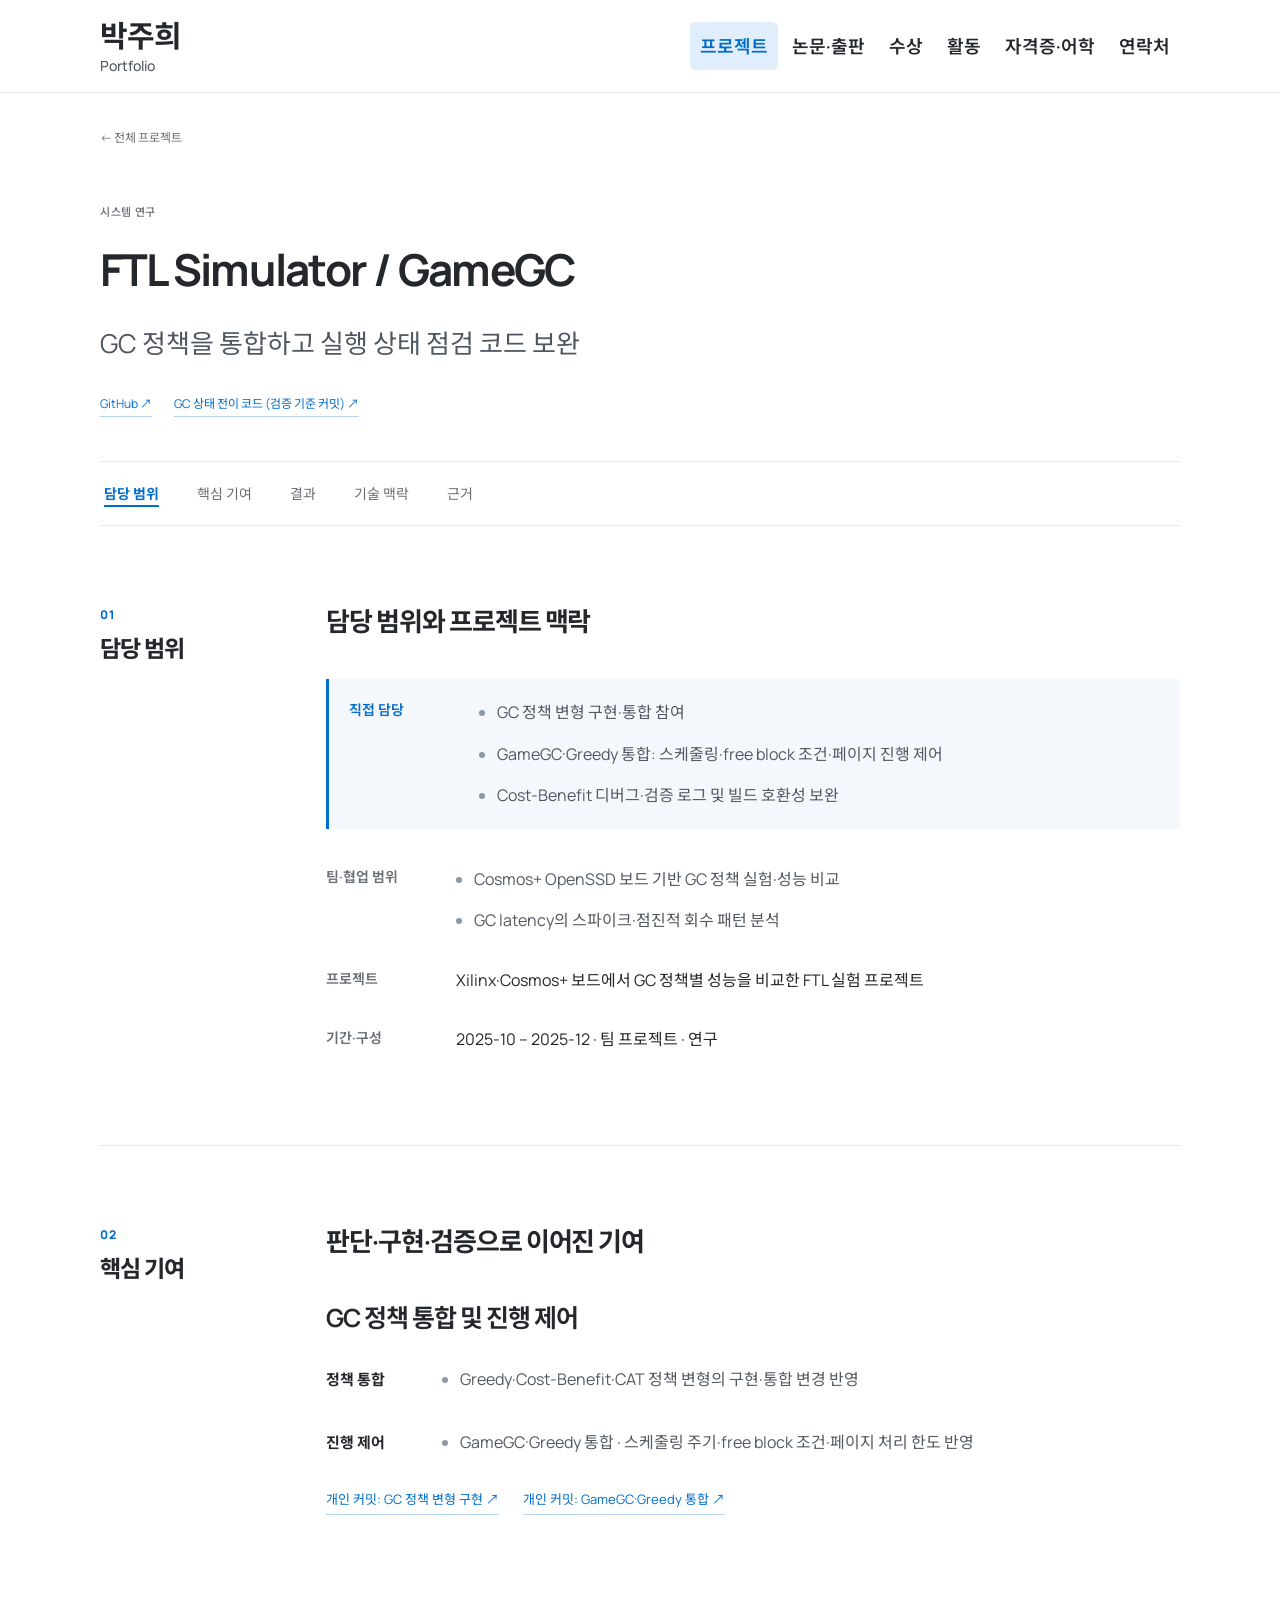
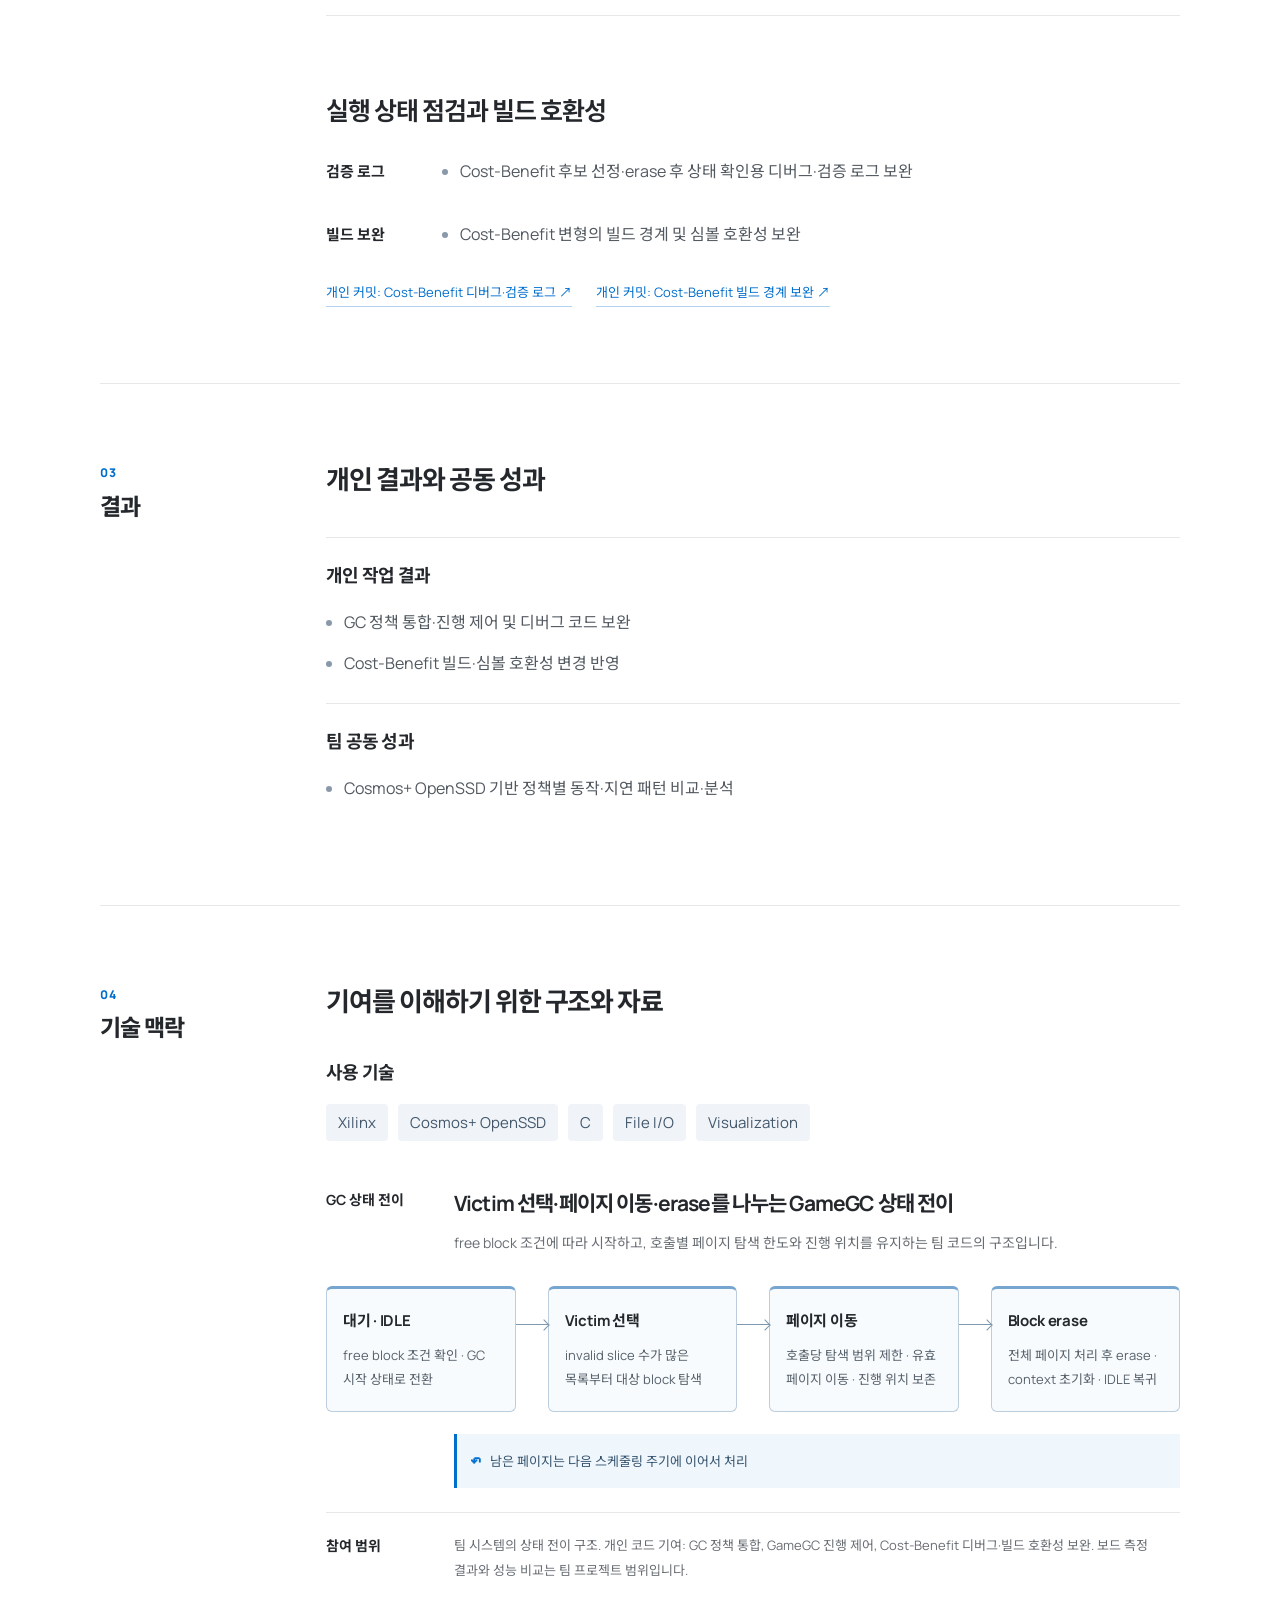
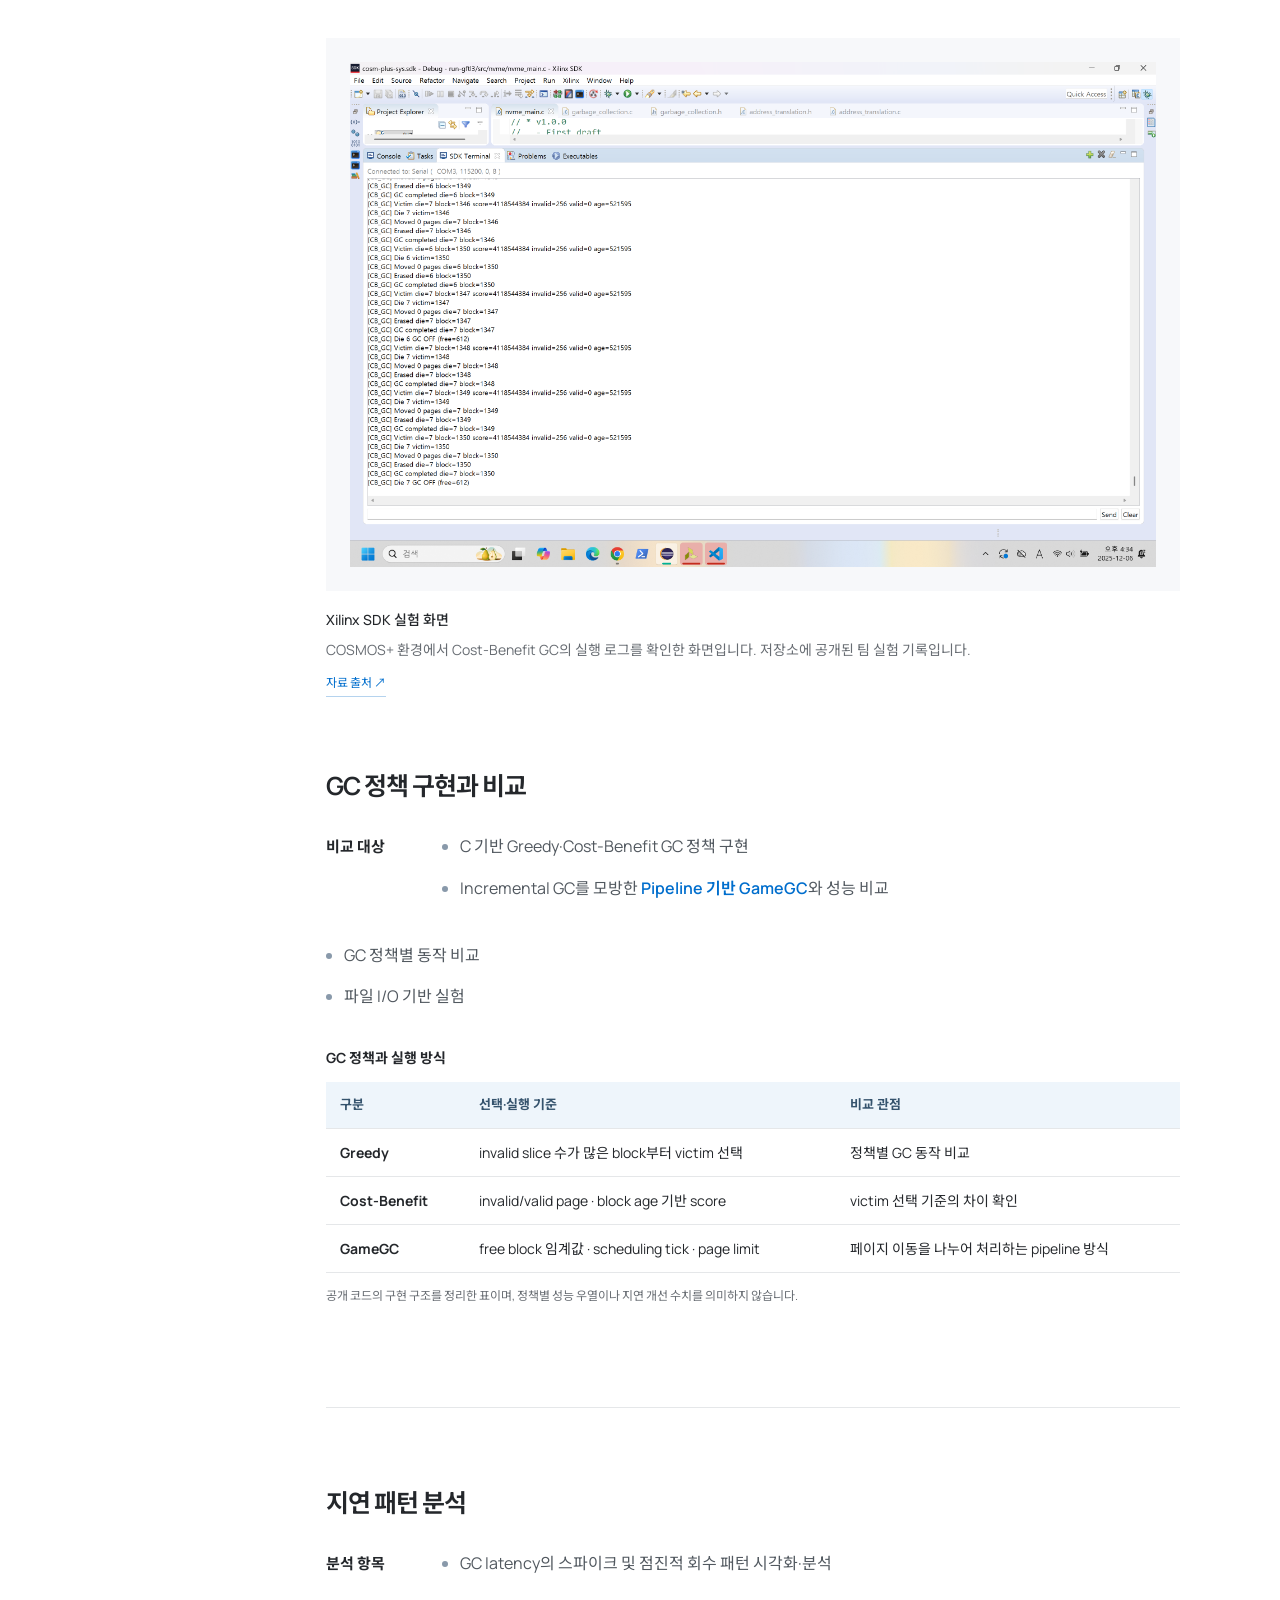
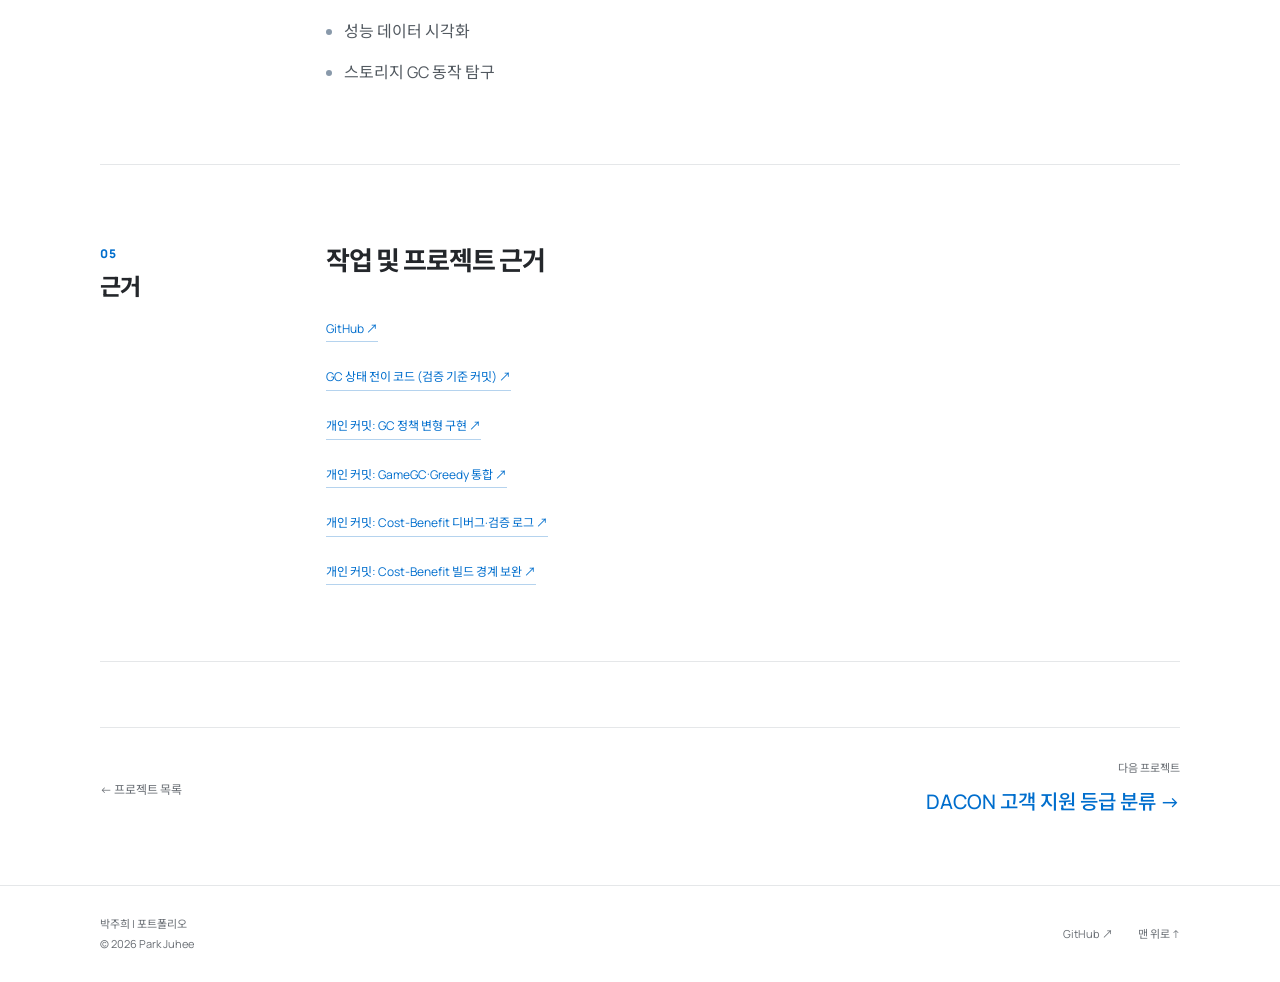
<file: projects/gamegc.html>
<!doctype html>
<html lang="ko"><head><meta charset="utf-8"><meta name="viewport" content="width=device-width, initial-scale=1">
<title>FTL Simulator / GameGC · 박주희</title><meta name="description" content="Xilinx·Cosmos+ 보드를 활용한 FTL 실험 프로젝트입니다. Greedy·Cost-Benefit GC 정책과 Incremental GC를 모방한 Pipeline 기반 GameGC 방식의 성능을 비교했습니다.">
<meta name="theme-color" content="#ffffff"><meta property="og:title" content="FTL Simulator / GameGC · 박주희"><meta property="og:description" content="Xilinx·Cosmos+ 보드를 활용한 FTL 실험 프로젝트입니다. Greedy·Cost-Benefit GC 정책과 Incremental GC를 모방한 Pipeline 기반 GameGC 방식의 성능을 비교했습니다."><meta property="og:type" content="website"><meta property="og:url" content="https://juhee0223.github.io/juhee-portfolio/projects/gamegc.html">
<link rel="canonical" href="https://juhee0223.github.io/juhee-portfolio/projects/gamegc.html"><link rel="icon" href="../assets/favicon.svg" type="image/svg+xml">
<link rel="preconnect" href="https://fonts.googleapis.com"><link rel="preconnect" href="https://fonts.gstatic.com" crossorigin>
<link href="https://fonts.googleapis.com/css2?family=Manrope:wght@400;500;600;700;800&family=Noto+Sans+KR:wght@400;500;600;700;800&display=swap" rel="stylesheet">
<link rel="stylesheet" href="../styles.css?v=f61be0116d"><script src="../site.js?v=08d4f7c017" defer></script></head>
<body><a class="skip-link" href="#main">본문으로 바로가기</a>
<header class="site-header"><div class="nav-wrap"><a class="brand" href="../index.html" aria-label="박주희 포트폴리오 홈"><span>박주희</span><small>Portfolio</small></a>
<button class="menu-toggle" type="button" aria-expanded="false" aria-controls="site-nav">메뉴 <span aria-hidden="true">☰</span></button>
<nav id="site-nav" aria-label="주요 메뉴"><a href="../index.html#projects">프로젝트</a><a href="../index.html#research">논문·출판</a><a href="../index.html#awards">수상</a><a href="../index.html#activities">활동</a><a href="../index.html#credentials">자격증·어학</a><a class="nav-contact" href="../index.html#contact">연락처</a></nav></div></header>
<main id="main" class="case-study"><div class="container"><a class="back-link" href="../index.html#projects">← 전체 프로젝트</a><section class="case-hero"><p class="eyebrow">시스템 연구</p><h1>FTL Simulator / GameGC</h1><p class="case-subtitle">GC 정책을 통합하고 실행 상태 점검 코드 보완</p><div class="pub-links"><a class="text-link" href="https://github.com/day-e0n/ssp_team_project" target="_blank" rel="noopener noreferrer">GitHub <span aria-hidden="true">↗</span></a><a class="text-link" href="https://github.com/day-e0n/ssp_team_project/blob/d4cc5587ab3834e34eddf840992bbfd3753584cf/garbage_collection.c" target="_blank" rel="noopener noreferrer">GC 상태 전이 코드 (검증 기준 커밋) <span aria-hidden="true">↗</span></a></div></section><nav class="case-toc" aria-label="프로젝트 상세 목차"><a href="#overview">담당 범위</a><a href="#contributions">핵심 기여</a><a href="#results">결과</a><a href="#implementation">기술 맥락</a><a href="#evidence">근거</a></nav><section class="case-band" id="overview"><div class="case-rail"><span class="case-rail-index">01</span><span class="case-rail-title">담당 범위</span></div><div class="case-content"><h2 class="case-band-title">담당 범위와 프로젝트 맥락</h2><dl class="case-info contribution-scope"><div class="info-row"><dt>직접 담당</dt><dd><ul class="phrase-list"><li>GC 정책 변형 구현·통합 참여</li><li>GameGC·Greedy 통합: 스케줄링·free block 조건·페이지 진행 제어</li><li>Cost-Benefit 디버그·검증 로그 및 빌드 호환성 보완</li></ul></dd></div><div class="info-row"><dt>팀·협업 범위</dt><dd><ul class="phrase-list"><li>Cosmos+ OpenSSD 보드 기반 GC 정책 실험·성능 비교</li><li>GC latency의 스파이크·점진적 회수 패턴 분석</li></ul></dd></div><div class="info-row"><dt>프로젝트</dt><dd>Xilinx·Cosmos+ 보드에서 GC 정책별 성능을 비교한 FTL 실험 프로젝트</dd></div><div class="info-row"><dt>기간·구성</dt><dd>2025-10 – 2025-12 · 팀 프로젝트 · 연구</dd></div></dl></div></section><section class="case-band" id="contributions"><div class="case-rail"><span class="case-rail-index">02</span><span class="case-rail-title">핵심 기여</span></div><div class="case-content"><h2 class="case-band-title">판단·구현·검증으로 이어진 기여</h2><span id="problem-solving" class="anchor-alias" aria-hidden="true"></span><article class="case-story" id="section-2"><h3>GC 정책 통합 및 진행 제어</h3><div class="story-rows"><div class="story-row"><h4>정책 통합</h4><ul class="phrase-list"><li>Greedy·Cost-Benefit·CAT 정책 변형의 구현·통합 변경 반영</li></ul></div><div class="story-row"><h4>진행 제어</h4><ul class="phrase-list"><li>GameGC·Greedy 통합 · 스케줄링 주기·free block 조건·페이지 처리 한도 반영</li></ul></div></div><div class="contribution-sources"><a class="text-link" href="https://github.com/day-e0n/ssp_team_project/commit/36d8a07dfb137a24bf6fe0d1fa3506006a2c0455" target="_blank" rel="noopener noreferrer">개인 커밋: GC 정책 변형 구현 <span aria-hidden="true">↗</span></a><a class="text-link" href="https://github.com/day-e0n/ssp_team_project/commit/b9040288c17e90ab3c243d624add6e442e57f9c6" target="_blank" rel="noopener noreferrer">개인 커밋: GameGC·Greedy 통합 <span aria-hidden="true">↗</span></a></div></article><article class="case-story" id="section-3"><h3>실행 상태 점검과 빌드 호환성</h3><div class="story-rows"><div class="story-row"><h4>검증 로그</h4><ul class="phrase-list"><li>Cost-Benefit 후보 선정·erase 후 상태 확인용 디버그·검증 로그 보완</li></ul></div><div class="story-row"><h4>빌드 보완</h4><ul class="phrase-list"><li>Cost-Benefit 변형의 빌드 경계 및 심볼 호환성 보완</li></ul></div></div><div class="contribution-sources"><a class="text-link" href="https://github.com/day-e0n/ssp_team_project/commit/4cb4171fc561a60cf644c9d8203faf9f9ffab77e" target="_blank" rel="noopener noreferrer">개인 커밋: Cost-Benefit 디버그·검증 로그 <span aria-hidden="true">↗</span></a><a class="text-link" href="https://github.com/day-e0n/ssp_team_project/commit/f1134febf6cd4856308353d28a099efa9df9f761" target="_blank" rel="noopener noreferrer">개인 커밋: Cost-Benefit 빌드 경계 보완 <span aria-hidden="true">↗</span></a></div></article></div></section><section class="case-band" id="results"><div class="case-rail"><span class="case-rail-index">03</span><span class="case-rail-title">결과</span></div><div class="case-content"><h2 class="case-band-title">개인 결과와 공동 성과</h2><div class="contribution-result"><h3>개인 작업 결과</h3><ul class="phrase-list"><li>GC 정책 통합·진행 제어 및 디버그 코드 보완</li><li>Cost-Benefit 빌드·심볼 호환성 변경 반영</li></ul></div><div class="contribution-result team-result"><h3>팀 공동 성과</h3><ul class="phrase-list"><li>Cosmos+ OpenSSD 기반 정책별 동작·지연 패턴 비교·분석</li></ul></div></div></section><section class="case-band" id="implementation"><div class="case-rail"><span class="case-rail-index">04</span><span class="case-rail-title">기술 맥락</span></div><div class="case-content"><h2 class="case-band-title">기여를 이해하기 위한 구조와 자료</h2><span id="stack" class="anchor-alias" aria-hidden="true"></span><h3 class="context-stack-title">사용 기술</h3><div class="tech-tags"><span>Xilinx</span><span>Cosmos+ OpenSSD</span><span>C</span><span>File I/O</span><span>Visualization</span></div><figure id="flow" class="system-diagram"><figcaption><span class="flow-label">GC 상태 전이</span><div><h2>Victim 선택·페이지 이동·erase를 나누는 GameGC 상태 전이</h2><p>free block 조건에 따라 시작하고, 호출별 페이지 탐색 한도와 진행 위치를 유지하는 팀 코드의 구조입니다.</p></div></figcaption><ol class="system-graph system-graph-4" aria-label="Victim 선택·페이지 이동·erase를 나누는 GameGC 상태 전이"><li class="system-node"><h3>대기 · IDLE</h3><p>free block 조건 확인 · GC 시작 상태로 전환</p></li><li class="system-node"><h3>Victim 선택</h3><p>invalid slice 수가 많은 목록부터 대상 block 탐색</p></li><li class="system-node"><h3>페이지 이동</h3><p>호출당 탐색 범위 제한 · 유효 페이지 이동 · 진행 위치 보존</p></li><li class="system-node"><h3>Block erase</h3><p>전체 페이지 처리 후 erase · context 초기화 · IDLE 복귀</p></li></ol><p class="system-feedback"><span aria-hidden="true">↶</span>남은 페이지는 다음 스케줄링 주기에 이어서 처리</p><div class="flow-attribution"><span>참여 범위</span><p>팀 시스템의 상태 전이 구조. 개인 코드 기여: GC 정책 통합, GameGC 진행 제어, Cost-Benefit 디버그·빌드 호환성 보완. 보드 측정 결과와 성능 비교는 팀 프로젝트 범위입니다.</p></div></figure><figure id="visual" class="case-visual"><div class="visual-frame"><img src="../assets/gamegc-xilinx-console.png" alt="Xilinx SDK에서 Cost-Benefit GC의 victim 선택과 erase 로그를 확인하는 COSMOS+ 실험 화면" width="2876" height="1800" loading="lazy" decoding="async"></div><figcaption><strong>Xilinx SDK 실험 화면</strong><p>COSMOS+ 환경에서 Cost-Benefit GC의 실행 로그를 확인한 화면입니다. 저장소에 공개된 팀 실험 기록입니다.</p><div class="visual-links"><a class="text-link" href="https://github.com/day-e0n/ssp_team_project/blob/main/cost_benefit_final_console.png" target="_blank" rel="noopener noreferrer">자료 출처 ↗</a></div></figcaption></figure><article class="case-story" id="section-0"><h3>GC 정책 구현과 비교</h3><div class="story-rows"><div class="story-row"><h4>비교 대상</h4><ul class="phrase-list"><li>C 기반 Greedy·Cost-Benefit GC 정책 구현</li><li>Incremental GC를 모방한 <strong class="detail-highlight">Pipeline 기반 GameGC</strong>와 성능 비교</li></ul></div></div><ul class="phrase-list"><li>GC 정책별 동작 비교</li><li>파일 I/O 기반 실험</li></ul><div class="evidence-table-wrap" tabindex="0" role="region" aria-label="GC 정책과 실행 방식"><table class="evidence-table"><caption>GC 정책과 실행 방식</caption><thead><tr><th scope="col">구분</th><th scope="col">선택·실행 기준</th><th scope="col">비교 관점</th></tr></thead><tbody><tr><th scope="row">Greedy</th><td>invalid slice 수가 많은 block부터 victim 선택</td><td>정책별 GC 동작 비교</td></tr><tr><th scope="row">Cost-Benefit</th><td>invalid/valid page · block age 기반 score</td><td>victim 선택 기준의 차이 확인</td></tr><tr><th scope="row">GameGC</th><td>free block 임계값 · scheduling tick · page limit</td><td>페이지 이동을 나누어 처리하는 pipeline 방식</td></tr></tbody></table><p class="evidence-table-note">공개 코드의 구현 구조를 정리한 표이며, 정책별 성능 우열이나 지연 개선 수치를 의미하지 않습니다.</p></div></article><article class="case-story" id="section-1"><h3>지연 패턴 분석</h3><div class="story-rows"><div class="story-row"><h4>분석 항목</h4><ul class="phrase-list"><li>GC latency의 스파이크 및 점진적 회수 패턴 시각화·분석</li></ul></div></div><ul class="phrase-list"><li>성능 데이터 시각화</li><li>스토리지 GC 동작 탐구</li></ul></article></div></section><section class="case-band" id="evidence"><div class="case-rail"><span class="case-rail-index">05</span><span class="case-rail-title">근거</span></div><div class="case-content"><h2 class="case-band-title">작업 및 프로젝트 근거</h2><div class="evidence-links"><a class="text-link" href="https://github.com/day-e0n/ssp_team_project" target="_blank" rel="noopener noreferrer">GitHub <span aria-hidden="true">↗</span></a><a class="text-link" href="https://github.com/day-e0n/ssp_team_project/blob/d4cc5587ab3834e34eddf840992bbfd3753584cf/garbage_collection.c" target="_blank" rel="noopener noreferrer">GC 상태 전이 코드 (검증 기준 커밋) <span aria-hidden="true">↗</span></a><a class="text-link" href="https://github.com/day-e0n/ssp_team_project/commit/36d8a07dfb137a24bf6fe0d1fa3506006a2c0455" target="_blank" rel="noopener noreferrer">개인 커밋: GC 정책 변형 구현 <span aria-hidden="true">↗</span></a><a class="text-link" href="https://github.com/day-e0n/ssp_team_project/commit/b9040288c17e90ab3c243d624add6e442e57f9c6" target="_blank" rel="noopener noreferrer">개인 커밋: GameGC·Greedy 통합 <span aria-hidden="true">↗</span></a><a class="text-link" href="https://github.com/day-e0n/ssp_team_project/commit/4cb4171fc561a60cf644c9d8203faf9f9ffab77e" target="_blank" rel="noopener noreferrer">개인 커밋: Cost-Benefit 디버그·검증 로그 <span aria-hidden="true">↗</span></a><a class="text-link" href="https://github.com/day-e0n/ssp_team_project/commit/f1134febf6cd4856308353d28a099efa9df9f761" target="_blank" rel="noopener noreferrer">개인 커밋: Cost-Benefit 빌드 경계 보완 <span aria-hidden="true">↗</span></a></div></div></section><nav class="project-pagination" aria-label="프로젝트 이동"><a href="../index.html#projects">← 프로젝트 목록</a><a href="dacon.html"><small>다음 프로젝트</small><strong>DACON 고객 지원 등급 분류 →</strong></a></nav></div></main>
<footer class="site-footer"><div class="container footer-inner"><p>박주희 | 포트폴리오<br><span>© 2026 Park Juhee</span></p><a href="https://github.com/juhee0223" target="_blank" rel="noopener noreferrer">GitHub ↗</a><a href="#main">맨 위로 ↑</a></div></footer>
</body></html>
</file>
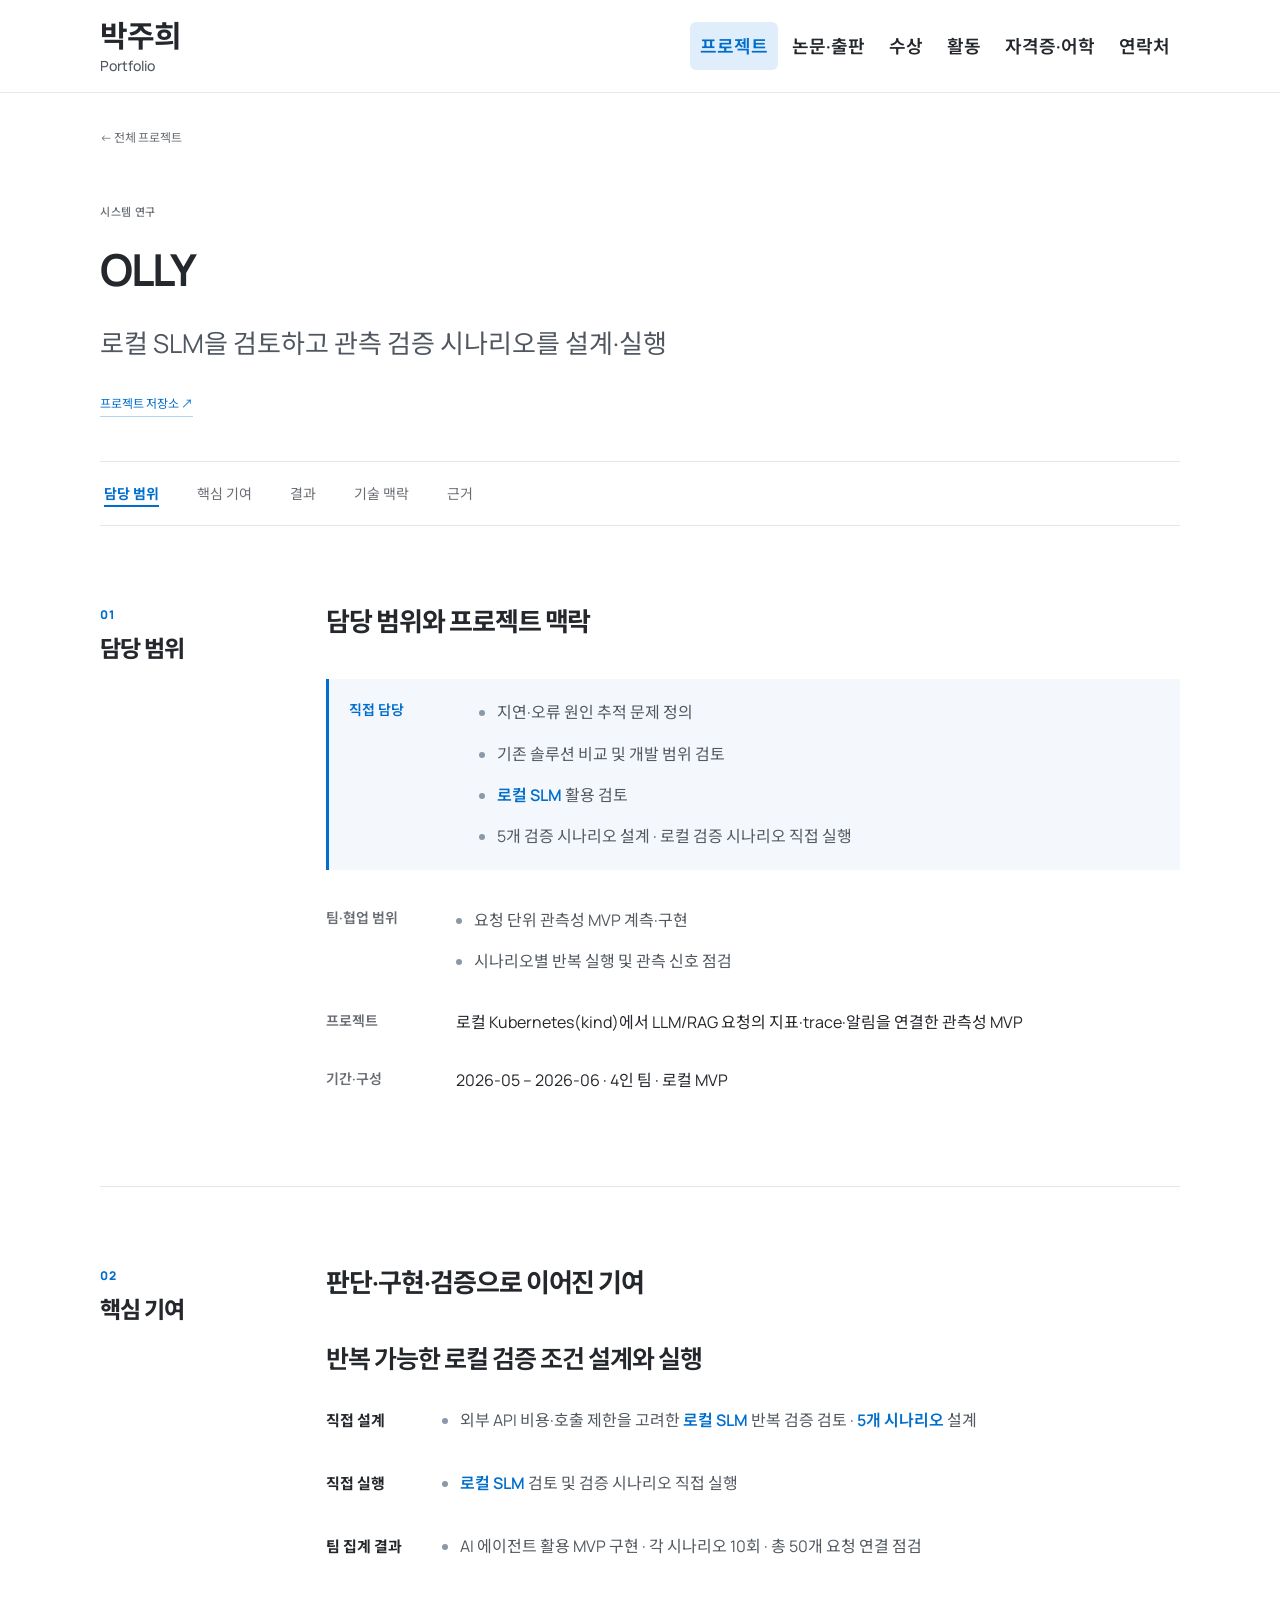
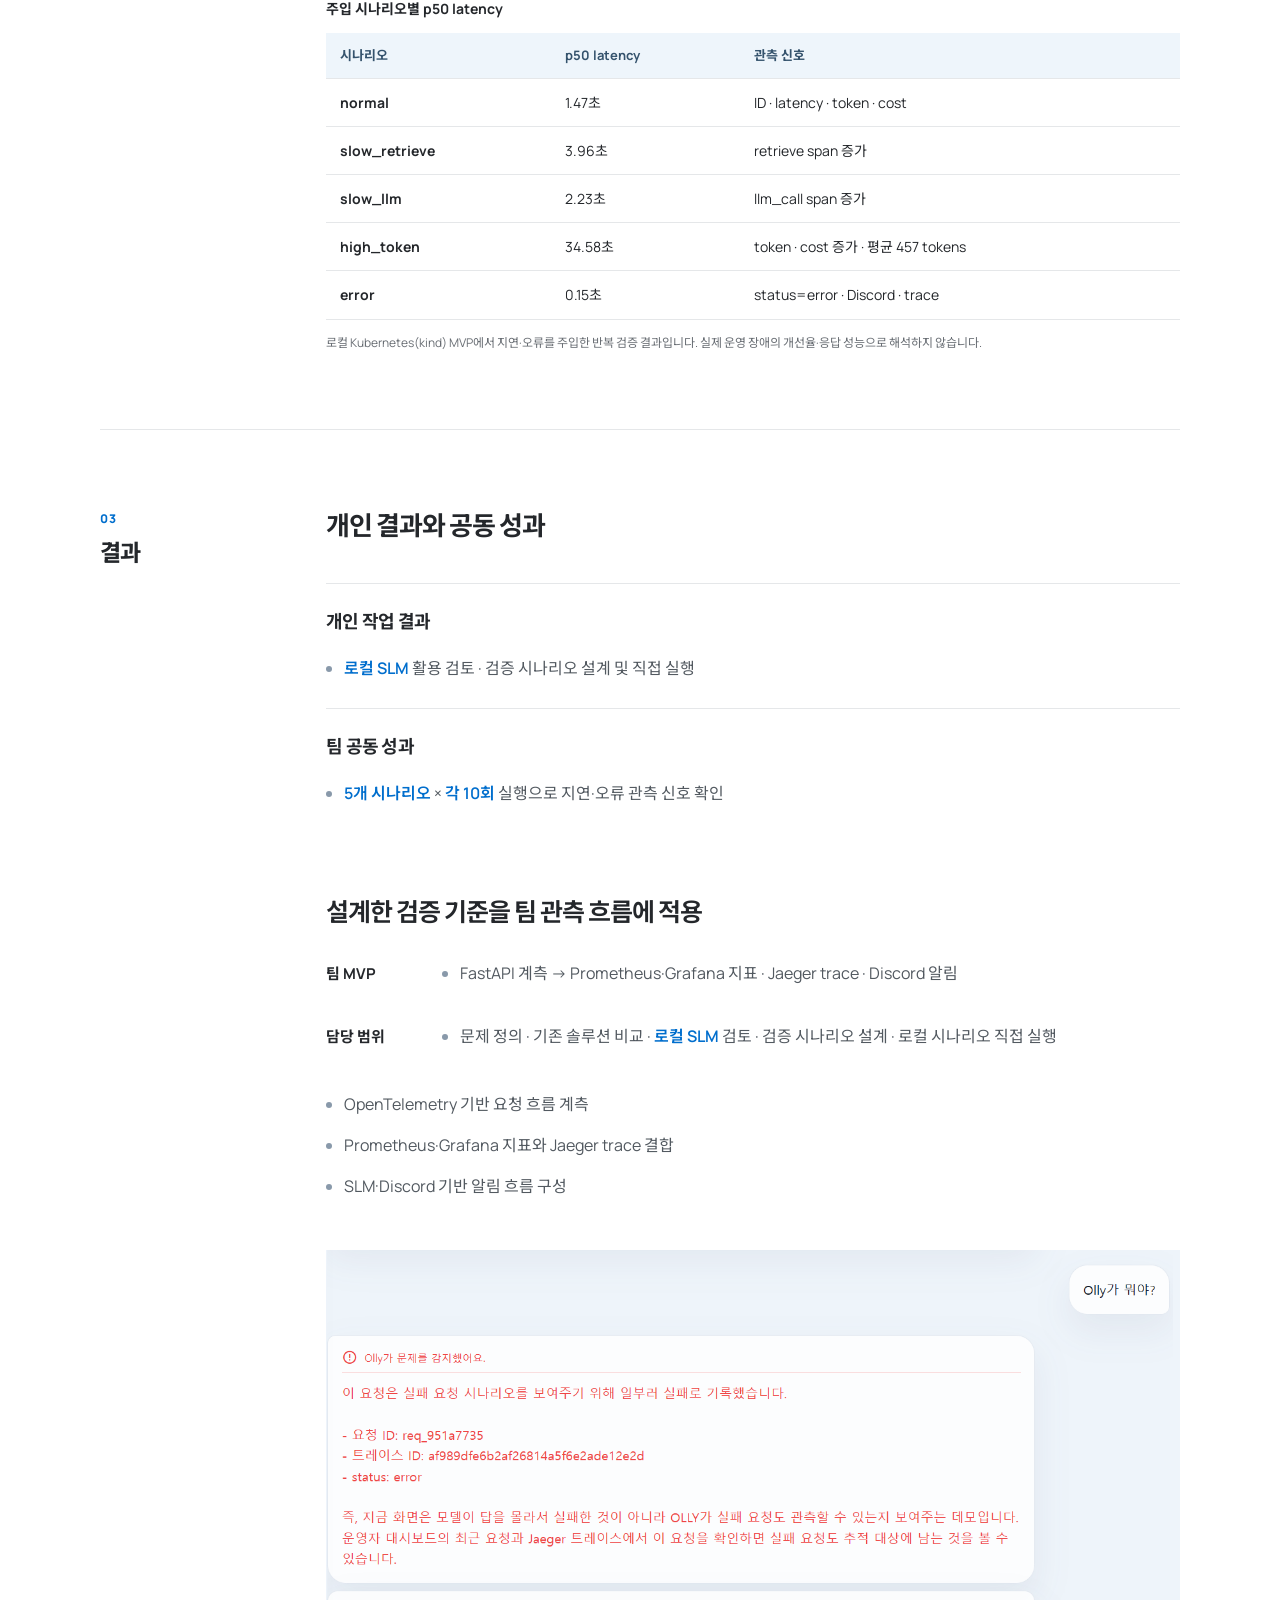
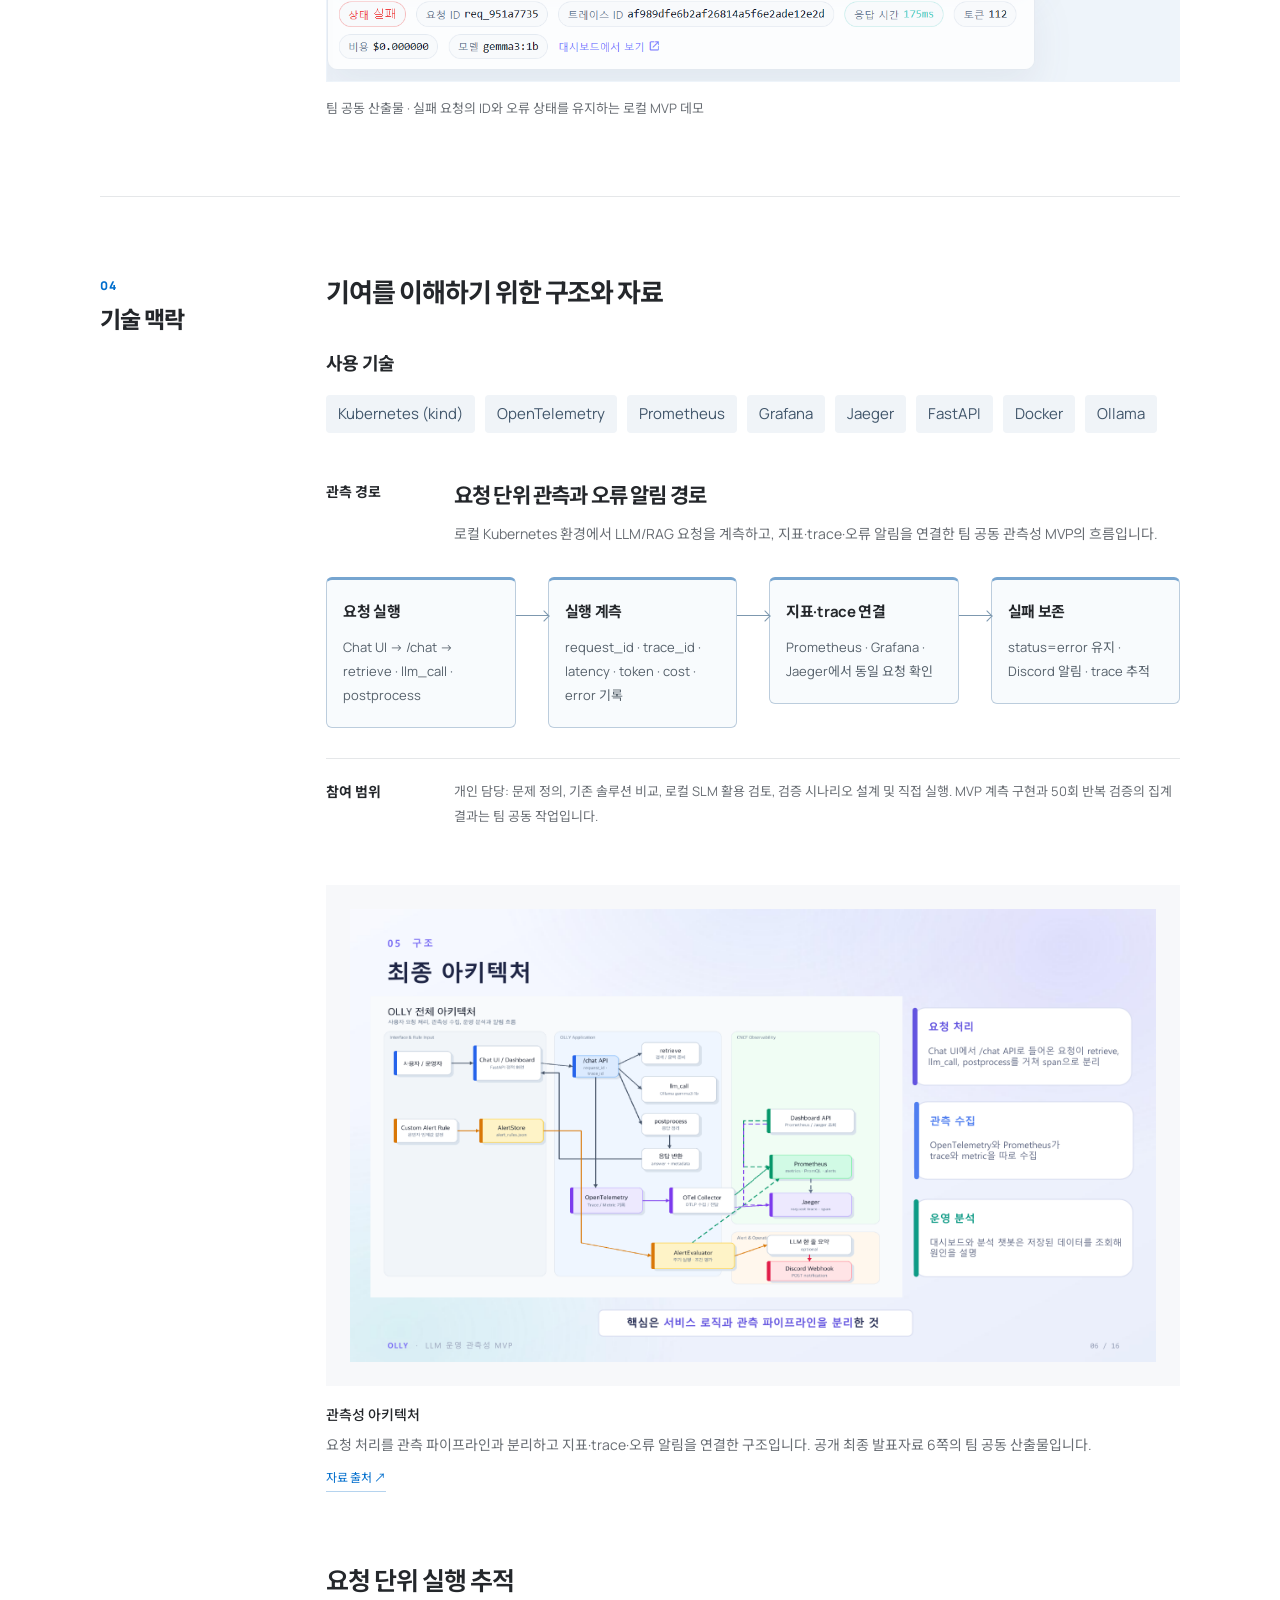
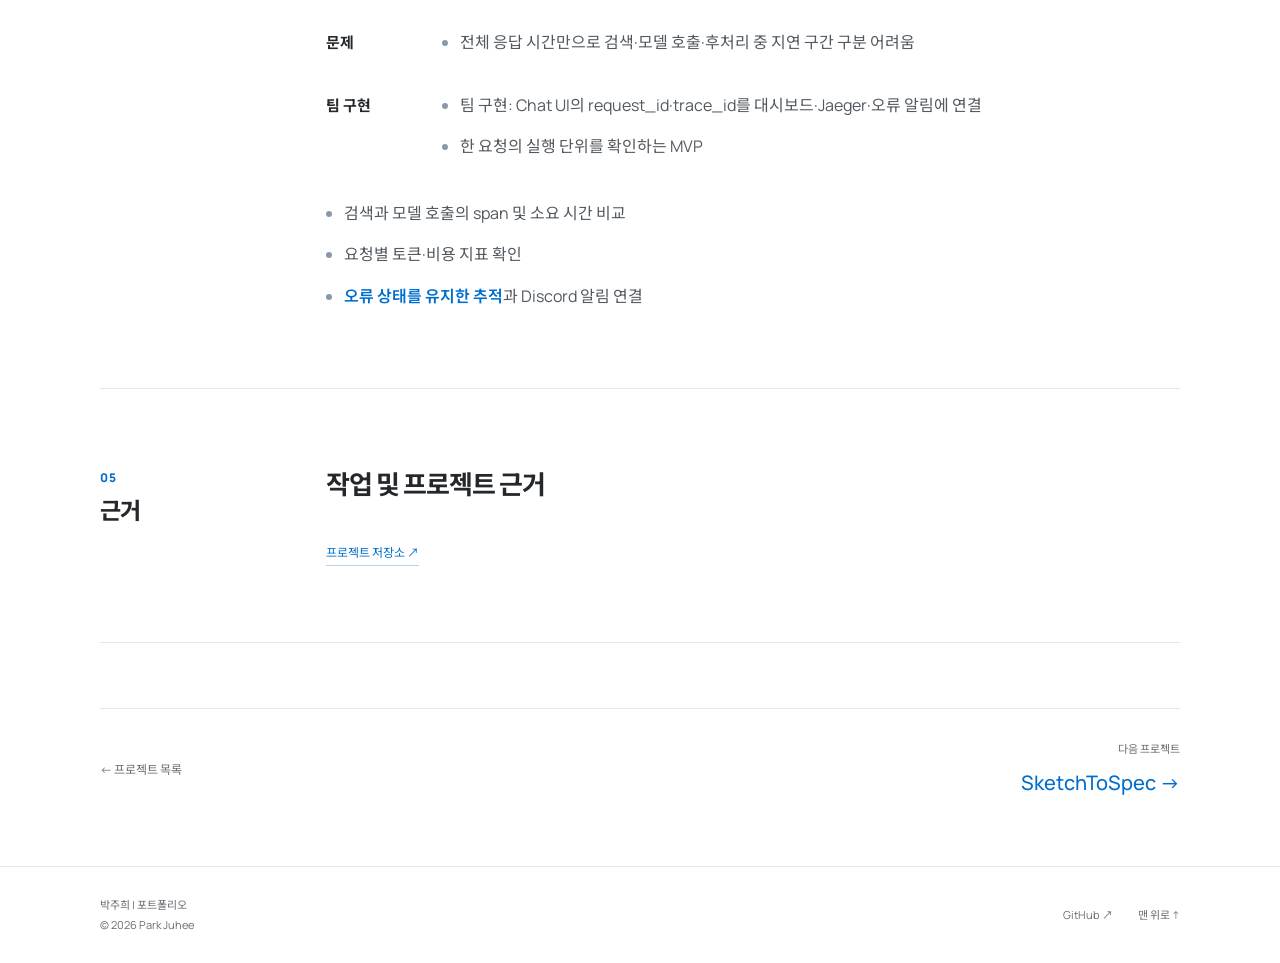
<file: projects/olly.html>
<!doctype html>
<html lang="ko"><head><meta charset="utf-8"><meta name="viewport" content="width=device-width, initial-scale=1">
<title>OLLY · 박주희</title><meta name="description" content="로컬 Kubernetes(kind) 환경에서 LLM/RAG 서비스의 검색·모델 호출·오류를 요청 단위로 연결한 관측성 MVP입니다. 지표와 trace, 알림을 함께 확인해 지연과 실패 원인을 추적합니다.">
<meta name="theme-color" content="#ffffff"><meta property="og:title" content="OLLY · 박주희"><meta property="og:description" content="로컬 Kubernetes(kind) 환경에서 LLM/RAG 서비스의 검색·모델 호출·오류를 요청 단위로 연결한 관측성 MVP입니다. 지표와 trace, 알림을 함께 확인해 지연과 실패 원인을 추적합니다."><meta property="og:type" content="website"><meta property="og:url" content="https://juhee0223.github.io/juhee-portfolio/projects/olly.html">
<link rel="canonical" href="https://juhee0223.github.io/juhee-portfolio/projects/olly.html"><link rel="icon" href="../assets/favicon.svg" type="image/svg+xml">
<link rel="preconnect" href="https://fonts.googleapis.com"><link rel="preconnect" href="https://fonts.gstatic.com" crossorigin>
<link href="https://fonts.googleapis.com/css2?family=Manrope:wght@400;500;600;700;800&family=Noto+Sans+KR:wght@400;500;600;700;800&display=swap" rel="stylesheet">
<link rel="stylesheet" href="../styles.css?v=f61be0116d"><script src="../site.js?v=08d4f7c017" defer></script></head>
<body><a class="skip-link" href="#main">본문으로 바로가기</a>
<header class="site-header"><div class="nav-wrap"><a class="brand" href="../index.html" aria-label="박주희 포트폴리오 홈"><span>박주희</span><small>Portfolio</small></a>
<button class="menu-toggle" type="button" aria-expanded="false" aria-controls="site-nav">메뉴 <span aria-hidden="true">☰</span></button>
<nav id="site-nav" aria-label="주요 메뉴"><a href="../index.html#projects">프로젝트</a><a href="../index.html#research">논문·출판</a><a href="../index.html#awards">수상</a><a href="../index.html#activities">활동</a><a href="../index.html#credentials">자격증·어학</a><a class="nav-contact" href="../index.html#contact">연락처</a></nav></div></header>
<main id="main" class="case-study"><div class="container"><a class="back-link" href="../index.html#projects">← 전체 프로젝트</a><section class="case-hero"><p class="eyebrow">시스템 연구</p><h1>OLLY</h1><p class="case-subtitle">로컬 SLM을 검토하고 관측 검증 시나리오를 설계·실행</p><div class="pub-links"><a class="text-link" href="https://github.com/lee-y-ch/olly" target="_blank" rel="noopener noreferrer">프로젝트 저장소 <span aria-hidden="true">↗</span></a></div></section><nav class="case-toc" aria-label="프로젝트 상세 목차"><a href="#overview">담당 범위</a><a href="#contributions">핵심 기여</a><a href="#results">결과</a><a href="#implementation">기술 맥락</a><a href="#evidence">근거</a></nav><section class="case-band" id="overview"><div class="case-rail"><span class="case-rail-index">01</span><span class="case-rail-title">담당 범위</span></div><div class="case-content"><h2 class="case-band-title">담당 범위와 프로젝트 맥락</h2><dl class="case-info contribution-scope"><div class="info-row"><dt>직접 담당</dt><dd><ul class="phrase-list"><li>지연·오류 원인 추적 문제 정의</li><li>기존 솔루션 비교 및 개발 범위 검토</li><li><strong class="detail-highlight">로컬 SLM</strong> 활용 검토</li><li>5개 검증 시나리오 설계 · 로컬 검증 시나리오 직접 실행</li></ul></dd></div><div class="info-row"><dt>팀·협업 범위</dt><dd><ul class="phrase-list"><li>요청 단위 관측성 MVP 계측·구현</li><li>시나리오별 반복 실행 및 관측 신호 점검</li></ul></dd></div><div class="info-row"><dt>프로젝트</dt><dd>로컬 Kubernetes(kind)에서 LLM/RAG 요청의 지표·trace·알림을 연결한 관측성 MVP</dd></div><div class="info-row"><dt>기간·구성</dt><dd>2026-05 – 2026-06 · 4인 팀 · 로컬 MVP</dd></div></dl></div></section><section class="case-band" id="contributions"><div class="case-rail"><span class="case-rail-index">02</span><span class="case-rail-title">핵심 기여</span></div><div class="case-content"><h2 class="case-band-title">판단·구현·검증으로 이어진 기여</h2><span id="problem-solving" class="anchor-alias" aria-hidden="true"></span><article class="case-story" id="section-1"><h3>반복 가능한 로컬 검증 조건 설계와 실행</h3><div class="story-rows"><div class="story-row"><h4>직접 설계</h4><ul class="phrase-list"><li>외부 API 비용·호출 제한을 고려한 <strong class="detail-highlight">로컬 SLM</strong> 반복 검증 검토 · <strong class="detail-highlight">5개 시나리오</strong> 설계</li></ul></div><div class="story-row"><h4>직접 실행</h4><ul class="phrase-list"><li><strong class="detail-highlight">로컬 SLM</strong> 검토 및 검증 시나리오 직접 실행</li></ul></div><div class="story-row"><h4>팀 집계 결과</h4><ul class="phrase-list"><li>AI 에이전트 활용 MVP 구현 · 각 시나리오 10회 · 총 50개 요청 연결 점검</li></ul></div></div><div class="evidence-table-wrap" tabindex="0" role="region" aria-label="주입 시나리오별 p50 latency"><table class="evidence-table"><caption>주입 시나리오별 p50 latency</caption><thead><tr><th scope="col">시나리오</th><th scope="col">p50 latency</th><th scope="col">관측 신호</th></tr></thead><tbody><tr><th scope="row">normal</th><td>1.47초</td><td>ID · latency · token · cost</td></tr><tr><th scope="row">slow_retrieve</th><td>3.96초</td><td>retrieve span 증가</td></tr><tr><th scope="row">slow_llm</th><td>2.23초</td><td>llm_call span 증가</td></tr><tr><th scope="row">high_token</th><td>34.58초</td><td>token · cost 증가 · 평균 457 tokens</td></tr><tr><th scope="row">error</th><td>0.15초</td><td>status=error · Discord · trace</td></tr></tbody></table><p class="evidence-table-note">로컬 Kubernetes(kind) MVP에서 지연·오류를 주입한 반복 검증 결과입니다. 실제 운영 장애의 개선율·응답 성능으로 해석하지 않습니다.</p></div></article></div></section><section class="case-band" id="results"><div class="case-rail"><span class="case-rail-index">03</span><span class="case-rail-title">결과</span></div><div class="case-content"><h2 class="case-band-title">개인 결과와 공동 성과</h2><div class="contribution-result"><h3>개인 작업 결과</h3><ul class="phrase-list"><li><strong class="detail-highlight">로컬 SLM</strong> 활용 검토 · 검증 시나리오 설계 및 직접 실행</li></ul></div><div class="contribution-result team-result"><h3>팀 공동 성과</h3><ul class="phrase-list"><li><strong class="detail-highlight">5개 시나리오</strong> × <strong class="detail-highlight">각 10회</strong> 실행으로 지연·오류 관측 신호 확인</li></ul></div><article class="case-story" id="section-2"><h3>설계한 검증 기준을 팀 관측 흐름에 적용</h3><div class="story-rows"><div class="story-row"><h4>팀 MVP</h4><ul class="phrase-list"><li>FastAPI 계측 → Prometheus·Grafana 지표 · Jaeger trace · Discord 알림</li></ul></div><div class="story-row"><h4>담당 범위</h4><ul class="phrase-list"><li>문제 정의 · 기존 솔루션 비교 · <strong class="detail-highlight">로컬 SLM</strong> 검토 · 검증 시나리오 설계 · 로컬 시나리오 직접 실행</li></ul></div></div><ul class="phrase-list"><li>OpenTelemetry 기반 요청 흐름 계측</li><li>Prometheus·Grafana 지표와 Jaeger trace 결합</li><li>SLM·Discord 기반 알림 흐름 구성</li></ul></article><figure class="case-inline-image"><img src="../assets/olly-error.png" alt="OLLY 오류 요청 ID와 trace ID, 오류 상태를 함께 확인하는 데모 화면" width="1336" height="676" loading="lazy"><figcaption>팀 공동 산출물 · 실패 요청의 ID와 오류 상태를 유지하는 로컬 MVP 데모</figcaption></figure></div></section><section class="case-band" id="implementation"><div class="case-rail"><span class="case-rail-index">04</span><span class="case-rail-title">기술 맥락</span></div><div class="case-content"><h2 class="case-band-title">기여를 이해하기 위한 구조와 자료</h2><span id="stack" class="anchor-alias" aria-hidden="true"></span><h3 class="context-stack-title">사용 기술</h3><div class="tech-tags"><span>Kubernetes (kind)</span><span>OpenTelemetry</span><span>Prometheus</span><span>Grafana</span><span>Jaeger</span><span>FastAPI</span><span>Docker</span><span>Ollama</span></div><figure id="flow" class="system-diagram"><figcaption><span class="flow-label">관측 경로</span><div><h2>요청 단위 관측과 오류 알림 경로</h2><p>로컬 Kubernetes 환경에서 LLM/RAG 요청을 계측하고, 지표·trace·오류 알림을 연결한 팀 공동 관측성 MVP의 흐름입니다.</p></div></figcaption><ol class="system-graph system-graph-4" aria-label="요청 단위 관측과 오류 알림 경로"><li class="system-node"><h3>요청 실행</h3><p>Chat UI → /chat → retrieve · llm_call · postprocess</p></li><li class="system-node"><h3>실행 계측</h3><p>request_id · trace_id · latency · token · cost · error 기록</p></li><li class="system-node"><h3>지표·trace 연결</h3><p>Prometheus · Grafana · Jaeger에서 동일 요청 확인</p></li><li class="system-node"><h3>실패 보존</h3><p>status=error 유지 · Discord 알림 · trace 추적</p></li></ol><div class="flow-attribution"><span>참여 범위</span><p>개인 담당: 문제 정의, 기존 솔루션 비교, 로컬 SLM 활용 검토, 검증 시나리오 설계 및 직접 실행. MVP 계측 구현과 50회 반복 검증의 집계 결과는 팀 공동 작업입니다.</p></div></figure><figure id="visual" class="case-visual"><div class="visual-frame"><img src="../assets/olly-architecture.png" alt="Chat UI부터 OpenTelemetry·Prometheus·Jaeger·Discord 알림으로 이어지는 OLLY 구조도" width="1920" height="1080" loading="lazy" decoding="async"></div><figcaption><strong>관측성 아키텍처</strong><p>요청 처리를 관측 파이프라인과 분리하고 지표·trace·오류 알림을 연결한 구조입니다. 공개 최종 발표자료 6쪽의 팀 공동 산출물입니다.</p><div class="visual-links"><a class="text-link" href="https://github.com/lee-y-ch/olly/blob/b0cdb00ade035b750ed7618bc401dd96ca013b85/presentation/OLLY_%EC%B5%9C%EC%A2%85%EB%B0%9C%ED%91%9C.pdf#page=6" target="_blank" rel="noopener noreferrer">자료 출처 ↗</a></div></figcaption></figure><article class="case-story" id="section-0"><h3>요청 단위 실행 추적</h3><div class="story-rows"><div class="story-row"><h4>문제</h4><ul class="phrase-list"><li>전체 응답 시간만으로 검색·모델 호출·후처리 중 지연 구간 구분 어려움</li></ul></div><div class="story-row"><h4>팀 구현</h4><ul class="phrase-list"><li>팀 구현: Chat UI의 request_id·trace_id를 대시보드·Jaeger·오류 알림에 연결</li><li>한 요청의 실행 단위를 확인하는 MVP</li></ul></div></div><ul class="phrase-list"><li>검색과 모델 호출의 span 및 소요 시간 비교</li><li>요청별 토큰·비용 지표 확인</li><li><strong class="detail-highlight">오류 상태를 유지한 추적</strong>과 Discord 알림 연결</li></ul></article></div></section><section class="case-band" id="evidence"><div class="case-rail"><span class="case-rail-index">05</span><span class="case-rail-title">근거</span></div><div class="case-content"><h2 class="case-band-title">작업 및 프로젝트 근거</h2><div class="evidence-links"><a class="text-link" href="https://github.com/lee-y-ch/olly" target="_blank" rel="noopener noreferrer">프로젝트 저장소 <span aria-hidden="true">↗</span></a></div></div></section><nav class="project-pagination" aria-label="프로젝트 이동"><a href="../index.html#projects">← 프로젝트 목록</a><a href="sketch-to-spec.html"><small>다음 프로젝트</small><strong>SketchToSpec →</strong></a></nav></div></main>
<footer class="site-footer"><div class="container footer-inner"><p>박주희 | 포트폴리오<br><span>© 2026 Park Juhee</span></p><a href="https://github.com/juhee0223" target="_blank" rel="noopener noreferrer">GitHub ↗</a><a href="#main">맨 위로 ↑</a></div></footer>
</body></html>
</file>
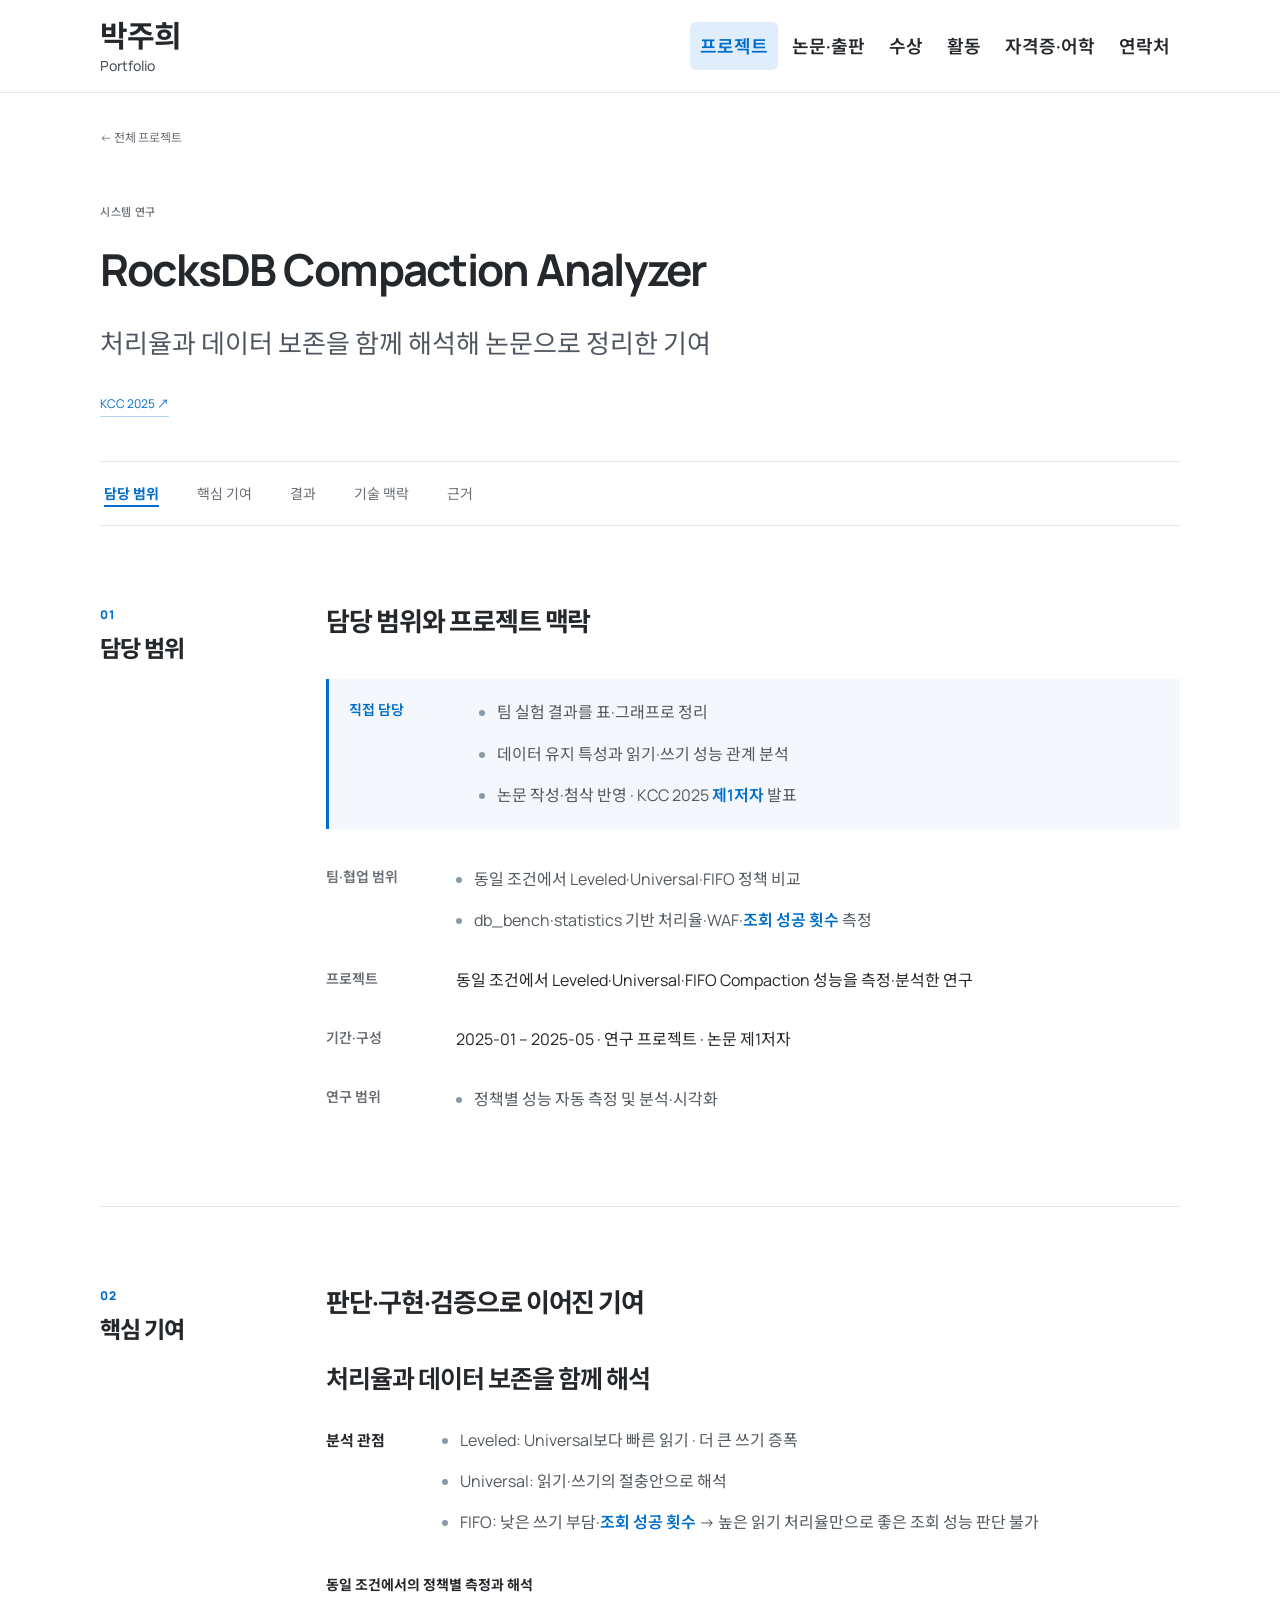
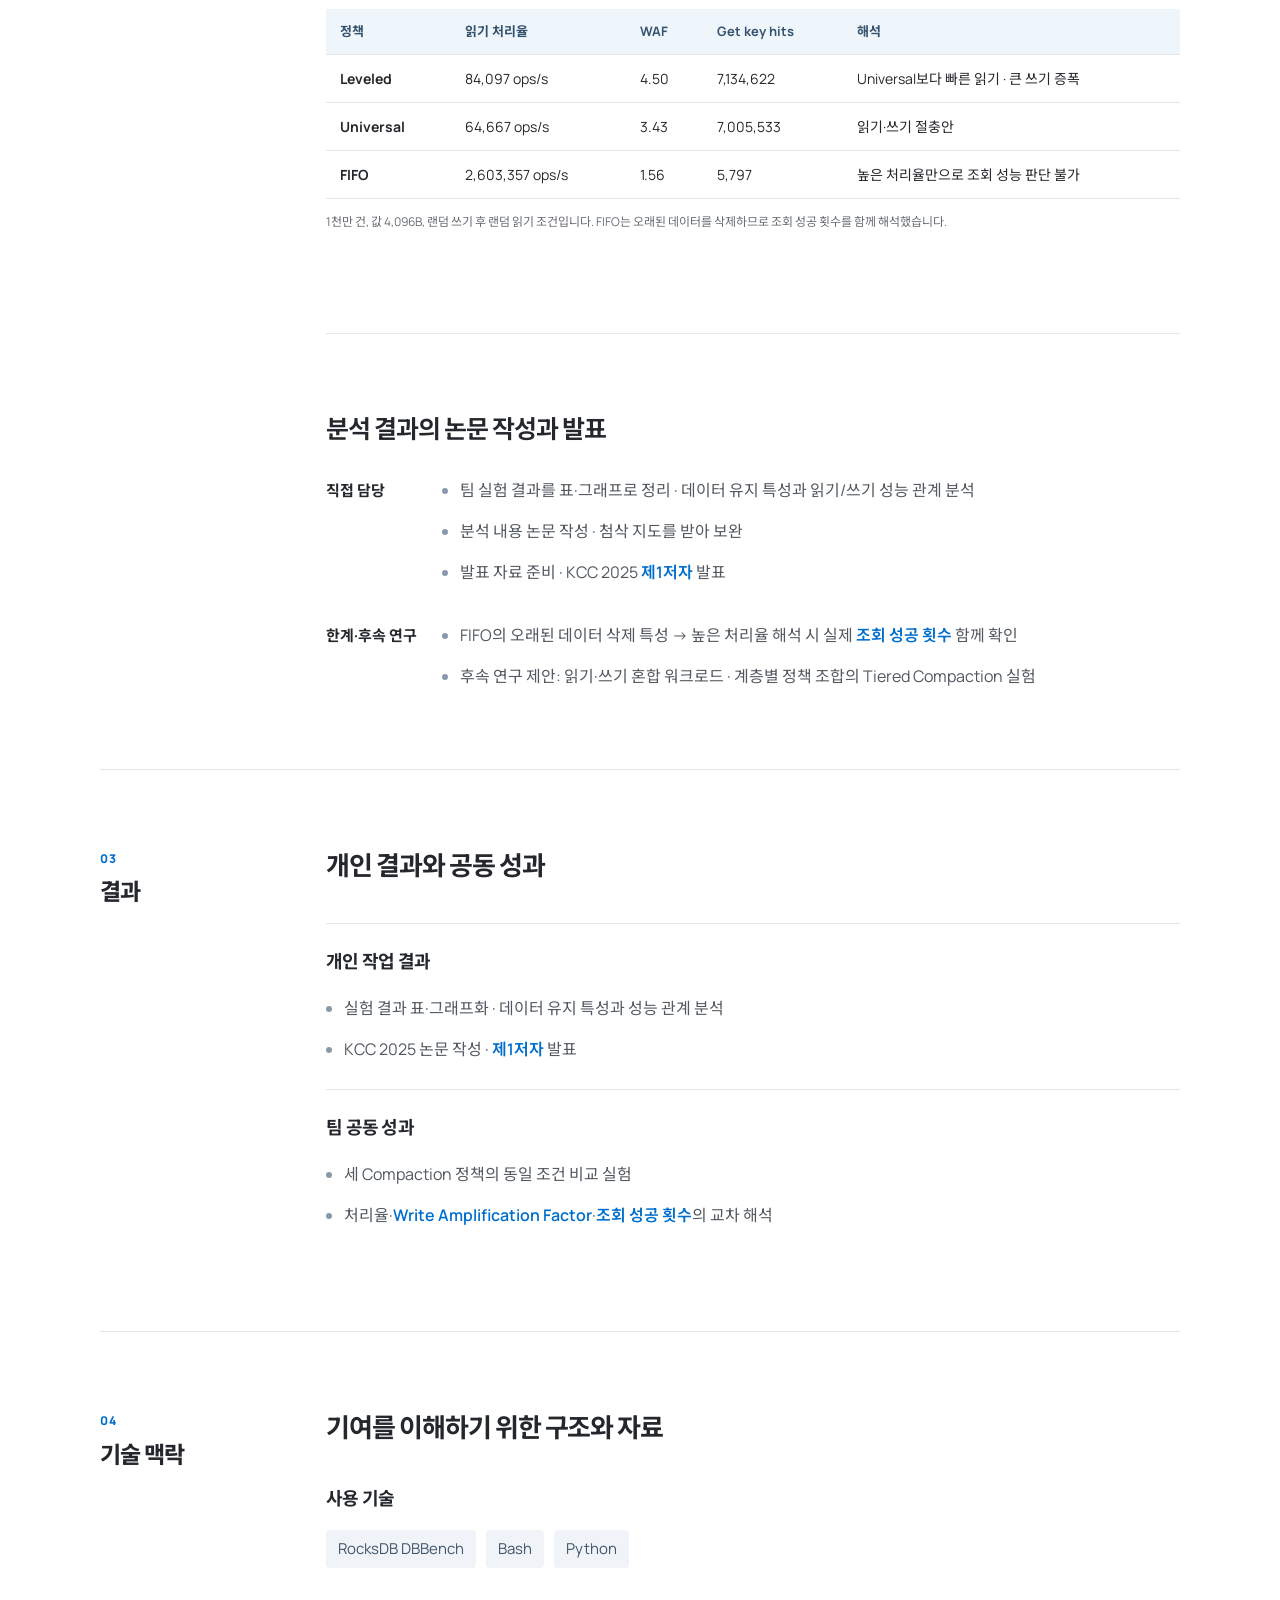
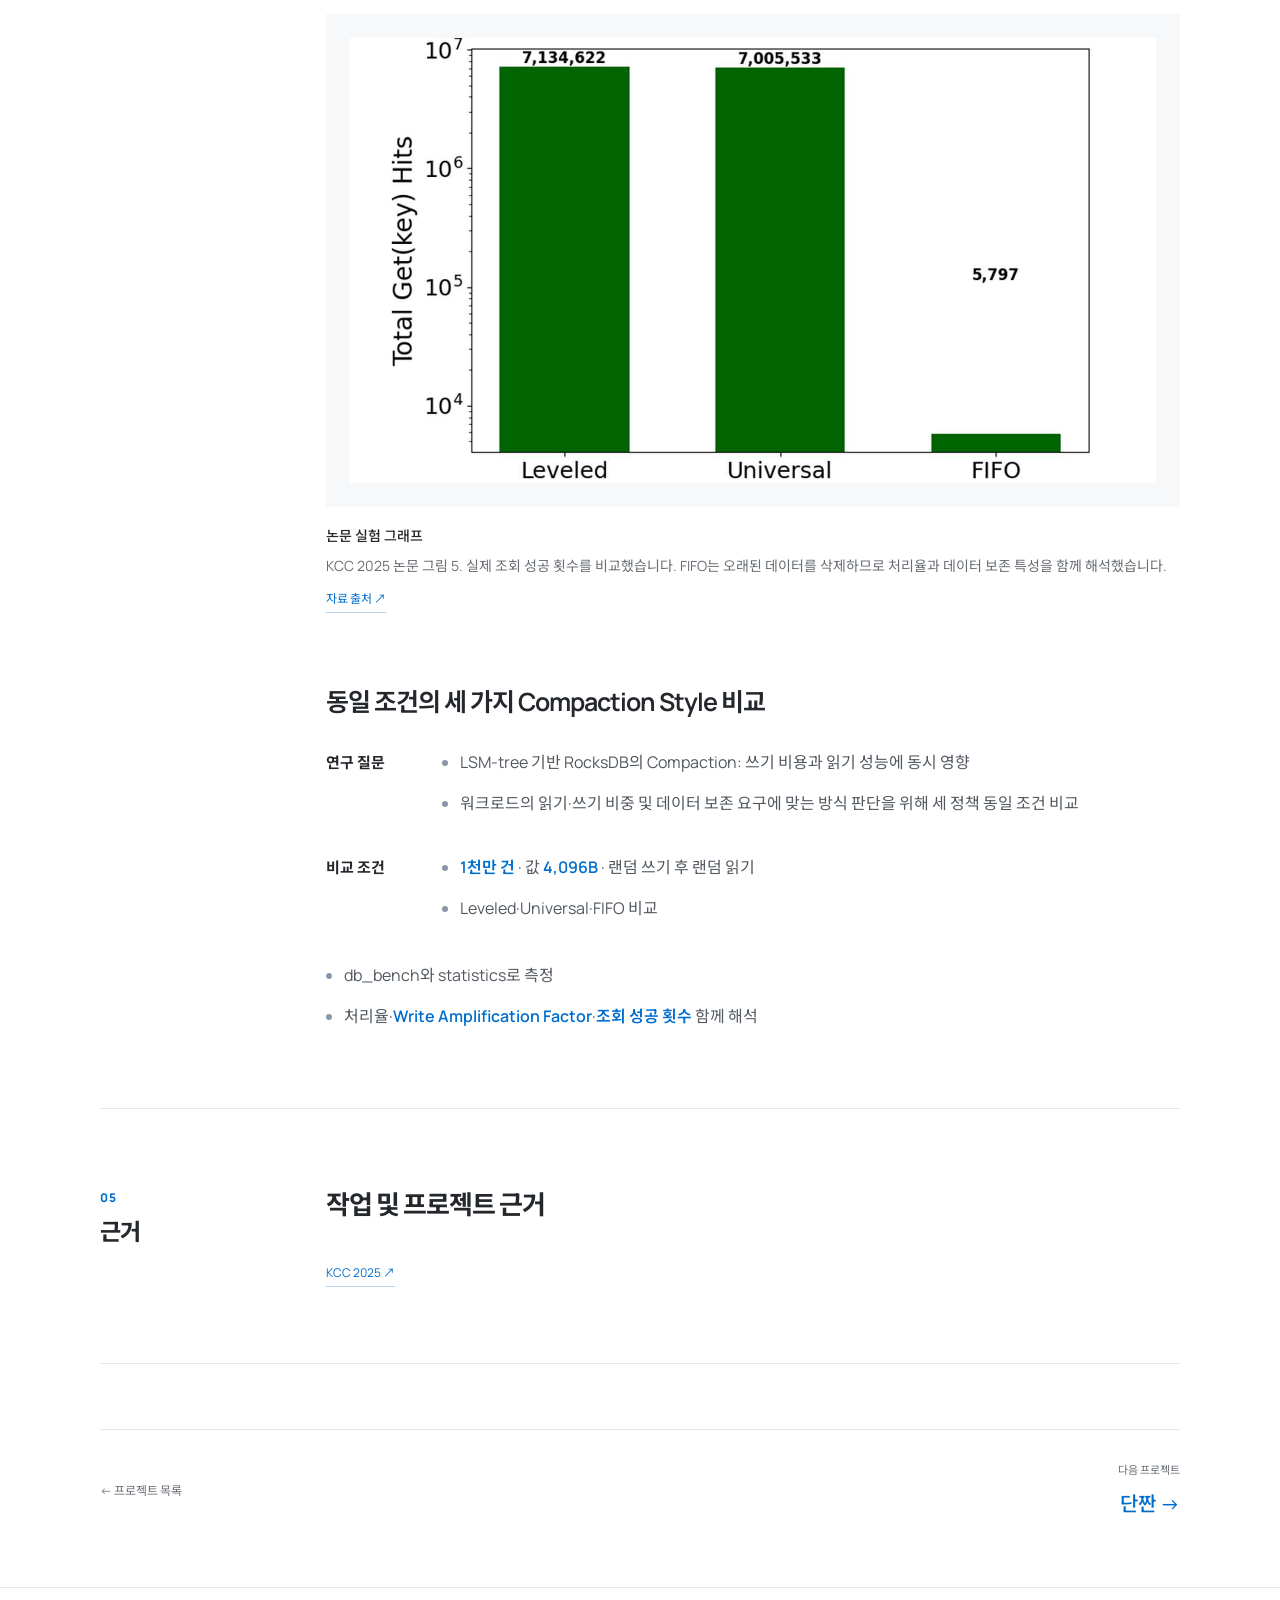
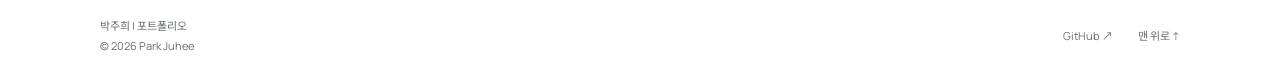
<file: projects/rocksdb.html>
<!doctype html>
<html lang="ko"><head><meta charset="utf-8"><meta name="viewport" content="width=device-width, initial-scale=1">
<title>RocksDB Compaction Analyzer · 박주희</title><meta name="description" content="RocksDB의 Leveled·Universal·FIFO Compaction Style에 따른 성능을 자동 측정·분석·시각화한 연구입니다.">
<meta name="theme-color" content="#ffffff"><meta property="og:title" content="RocksDB Compaction Analyzer · 박주희"><meta property="og:description" content="RocksDB의 Leveled·Universal·FIFO Compaction Style에 따른 성능을 자동 측정·분석·시각화한 연구입니다."><meta property="og:type" content="website"><meta property="og:url" content="https://juhee0223.github.io/juhee-portfolio/projects/rocksdb.html">
<link rel="canonical" href="https://juhee0223.github.io/juhee-portfolio/projects/rocksdb.html"><link rel="icon" href="../assets/favicon.svg" type="image/svg+xml">
<link rel="preconnect" href="https://fonts.googleapis.com"><link rel="preconnect" href="https://fonts.gstatic.com" crossorigin>
<link href="https://fonts.googleapis.com/css2?family=Manrope:wght@400;500;600;700;800&family=Noto+Sans+KR:wght@400;500;600;700;800&display=swap" rel="stylesheet">
<link rel="stylesheet" href="../styles.css?v=f61be0116d"><script src="../site.js?v=08d4f7c017" defer></script></head>
<body><a class="skip-link" href="#main">본문으로 바로가기</a>
<header class="site-header"><div class="nav-wrap"><a class="brand" href="../index.html" aria-label="박주희 포트폴리오 홈"><span>박주희</span><small>Portfolio</small></a>
<button class="menu-toggle" type="button" aria-expanded="false" aria-controls="site-nav">메뉴 <span aria-hidden="true">☰</span></button>
<nav id="site-nav" aria-label="주요 메뉴"><a href="../index.html#projects">프로젝트</a><a href="../index.html#research">논문·출판</a><a href="../index.html#awards">수상</a><a href="../index.html#activities">활동</a><a href="../index.html#credentials">자격증·어학</a><a class="nav-contact" href="../index.html#contact">연락처</a></nav></div></header>
<main id="main" class="case-study"><div class="container"><a class="back-link" href="../index.html#projects">← 전체 프로젝트</a><section class="case-hero"><p class="eyebrow">시스템 연구</p><h1>RocksDB Compaction Analyzer</h1><p class="case-subtitle">처리율과 데이터 보존을 함께 해석해 논문으로 정리한 기여</p><div class="pub-links"><a class="text-link" href="https://www.kiise.or.kr/conference/kcc/2025/" target="_blank" rel="noopener noreferrer">KCC 2025 <span aria-hidden="true">↗</span></a></div></section><nav class="case-toc" aria-label="프로젝트 상세 목차"><a href="#overview">담당 범위</a><a href="#contributions">핵심 기여</a><a href="#results">결과</a><a href="#implementation">기술 맥락</a><a href="#evidence">근거</a></nav><section class="case-band" id="overview"><div class="case-rail"><span class="case-rail-index">01</span><span class="case-rail-title">담당 범위</span></div><div class="case-content"><h2 class="case-band-title">담당 범위와 프로젝트 맥락</h2><dl class="case-info contribution-scope"><div class="info-row"><dt>직접 담당</dt><dd><ul class="phrase-list"><li>팀 실험 결과를 표·그래프로 정리</li><li>데이터 유지 특성과 읽기·쓰기 성능 관계 분석</li><li>논문 작성·첨삭 반영 · KCC 2025 <strong class="detail-highlight">제1저자</strong> 발표</li></ul></dd></div><div class="info-row"><dt>팀·협업 범위</dt><dd><ul class="phrase-list"><li>동일 조건에서 Leveled·Universal·FIFO 정책 비교</li><li>db_bench·statistics 기반 처리율·WAF·<strong class="detail-highlight">조회 성공 횟수</strong> 측정</li></ul></dd></div><div class="info-row"><dt>프로젝트</dt><dd>동일 조건에서 Leveled·Universal·FIFO Compaction 성능을 측정·분석한 연구</dd></div><div class="info-row"><dt>기간·구성</dt><dd>2025-01 – 2025-05 · 연구 프로젝트 · 논문 제1저자</dd></div><div class="info-row"><dt>연구 범위</dt><dd><ul class="phrase-list"><li>정책별 성능 자동 측정 및 분석·시각화</li></ul></dd></div></dl></div></section><section class="case-band" id="contributions"><div class="case-rail"><span class="case-rail-index">02</span><span class="case-rail-title">핵심 기여</span></div><div class="case-content"><h2 class="case-band-title">판단·구현·검증으로 이어진 기여</h2><span id="problem-solving" class="anchor-alias" aria-hidden="true"></span><article class="case-story" id="section-1"><h3>처리율과 데이터 보존을 함께 해석</h3><div class="story-rows"><div class="story-row"><h4>분석 관점</h4><ul class="phrase-list"><li>Leveled: Universal보다 빠른 읽기 · 더 큰 쓰기 증폭</li><li>Universal: 읽기·쓰기의 절충안으로 해석</li><li>FIFO: 낮은 쓰기 부담·<strong class="detail-highlight">조회 성공 횟수</strong> → 높은 읽기 처리율만으로 좋은 조회 성능 판단 불가</li></ul></div></div><div class="evidence-table-wrap" tabindex="0" role="region" aria-label="동일 조건에서의 정책별 측정과 해석"><table class="evidence-table"><caption>동일 조건에서의 정책별 측정과 해석</caption><thead><tr><th scope="col">정책</th><th scope="col">읽기 처리율</th><th scope="col">WAF</th><th scope="col">Get key hits</th><th scope="col">해석</th></tr></thead><tbody><tr><th scope="row">Leveled</th><td>84,097 ops/s</td><td>4.50</td><td>7,134,622</td><td>Universal보다 빠른 읽기 · 큰 쓰기 증폭</td></tr><tr><th scope="row">Universal</th><td>64,667 ops/s</td><td>3.43</td><td>7,005,533</td><td>읽기·쓰기 절충안</td></tr><tr><th scope="row">FIFO</th><td>2,603,357 ops/s</td><td>1.56</td><td>5,797</td><td>높은 처리율만으로 조회 성능 판단 불가</td></tr></tbody></table><p class="evidence-table-note">1천만 건, 값 4,096B, 랜덤 쓰기 후 랜덤 읽기 조건입니다. FIFO는 오래된 데이터를 삭제하므로 조회 성공 횟수를 함께 해석했습니다.</p></div></article><article class="case-story" id="section-2"><h3>분석 결과의 논문 작성과 발표</h3><div class="story-rows"><div class="story-row"><h4>직접 담당</h4><ul class="phrase-list"><li>팀 실험 결과를 표·그래프로 정리 · 데이터 유지 특성과 읽기/쓰기 성능 관계 분석</li><li>분석 내용 논문 작성 · 첨삭 지도를 받아 보완</li><li>발표 자료 준비 · KCC 2025 <strong class="detail-highlight">제1저자</strong> 발표</li></ul></div><div class="story-row"><h4>한계·후속 연구</h4><ul class="phrase-list"><li>FIFO의 오래된 데이터 삭제 특성 → 높은 처리율 해석 시 실제 <strong class="detail-highlight">조회 성공 횟수</strong> 함께 확인</li><li>후속 연구 제안: 읽기·쓰기 혼합 워크로드 · 계층별 정책 조합의 Tiered Compaction 실험</li></ul></div></div></article></div></section><section class="case-band" id="results"><div class="case-rail"><span class="case-rail-index">03</span><span class="case-rail-title">결과</span></div><div class="case-content"><h2 class="case-band-title">개인 결과와 공동 성과</h2><div class="contribution-result"><h3>개인 작업 결과</h3><ul class="phrase-list"><li>실험 결과 표·그래프화 · 데이터 유지 특성과 성능 관계 분석</li><li>KCC 2025 논문 작성 · <strong class="detail-highlight">제1저자</strong> 발표</li></ul></div><div class="contribution-result team-result"><h3>팀 공동 성과</h3><ul class="phrase-list"><li>세 Compaction 정책의 동일 조건 비교 실험</li><li>처리율·<strong class="detail-highlight">Write Amplification Factor</strong>·<strong class="detail-highlight">조회 성공 횟수</strong>의 교차 해석</li></ul></div></div></section><section class="case-band" id="implementation"><div class="case-rail"><span class="case-rail-index">04</span><span class="case-rail-title">기술 맥락</span></div><div class="case-content"><h2 class="case-band-title">기여를 이해하기 위한 구조와 자료</h2><span id="stack" class="anchor-alias" aria-hidden="true"></span><h3 class="context-stack-title">사용 기술</h3><div class="tech-tags"><span>RocksDB DBBench</span><span>Bash</span><span>Python</span></div><figure id="visual" class="case-visual"><div class="visual-frame"><img src="../assets/rocksdb-read-hits.jpg" alt="Leveled·Universal·FIFO 정책별 Get key 조회 성공 횟수를 비교한 로그 축 그래프" width="1564" height="863" loading="lazy" decoding="async"></div><figcaption><strong>논문 실험 그래프</strong><p>KCC 2025 논문 그림 5. 실제 조회 성공 횟수를 비교했습니다. FIFO는 오래된 데이터를 삭제하므로 처리율과 데이터 보존 특성을 함께 해석했습니다.</p><div class="visual-links"><a class="text-link" href="https://www.kiise.or.kr/conference/kcc/2025/" target="_blank" rel="noopener noreferrer">자료 출처 ↗</a></div></figcaption></figure><article class="case-story" id="section-0"><h3>동일 조건의 세 가지 Compaction Style 비교</h3><div class="story-rows"><div class="story-row"><h4>연구 질문</h4><ul class="phrase-list"><li>LSM-tree 기반 RocksDB의 Compaction: 쓰기 비용과 읽기 성능에 동시 영향</li><li>워크로드의 읽기·쓰기 비중 및 데이터 보존 요구에 맞는 방식 판단을 위해 세 정책 동일 조건 비교</li></ul></div><div class="story-row"><h4>비교 조건</h4><ul class="phrase-list"><li><strong class="detail-highlight">1천만 건</strong> · 값 <strong class="detail-highlight">4,096B</strong> · 랜덤 쓰기 후 랜덤 읽기</li><li>Leveled·Universal·FIFO 비교</li></ul></div></div><ul class="phrase-list"><li>db_bench와 statistics로 측정</li><li>처리율·<strong class="detail-highlight">Write Amplification Factor</strong>·<strong class="detail-highlight">조회 성공 횟수</strong> 함께 해석</li></ul></article></div></section><section class="case-band" id="evidence"><div class="case-rail"><span class="case-rail-index">05</span><span class="case-rail-title">근거</span></div><div class="case-content"><h2 class="case-band-title">작업 및 프로젝트 근거</h2><div class="evidence-links"><a class="text-link" href="https://www.kiise.or.kr/conference/kcc/2025/" target="_blank" rel="noopener noreferrer">KCC 2025 <span aria-hidden="true">↗</span></a></div></div></section><nav class="project-pagination" aria-label="프로젝트 이동"><a href="../index.html#projects">← 프로젝트 목록</a><a href="danzzan.html"><small>다음 프로젝트</small><strong>단짠 →</strong></a></nav></div></main>
<footer class="site-footer"><div class="container footer-inner"><p>박주희 | 포트폴리오<br><span>© 2026 Park Juhee</span></p><a href="https://github.com/juhee0223" target="_blank" rel="noopener noreferrer">GitHub ↗</a><a href="#main">맨 위로 ↑</a></div></footer>
</body></html>
</file>
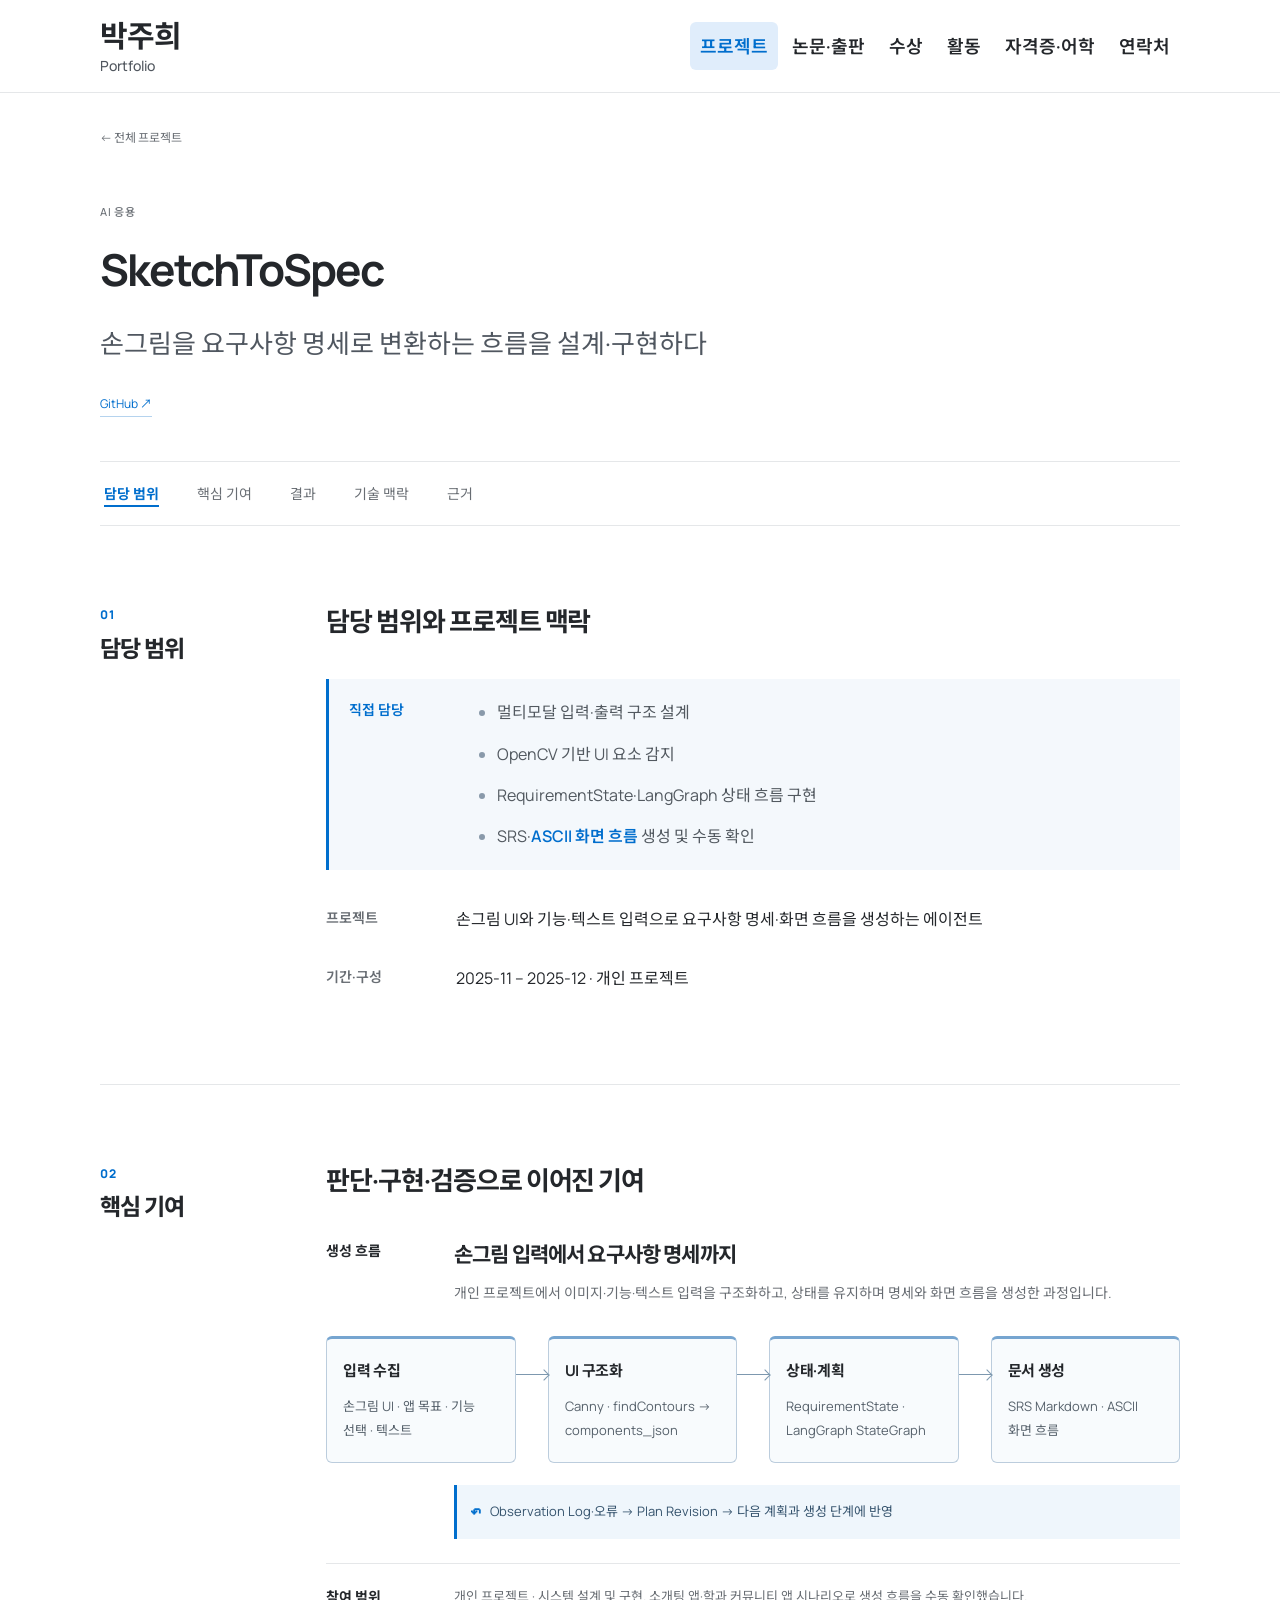
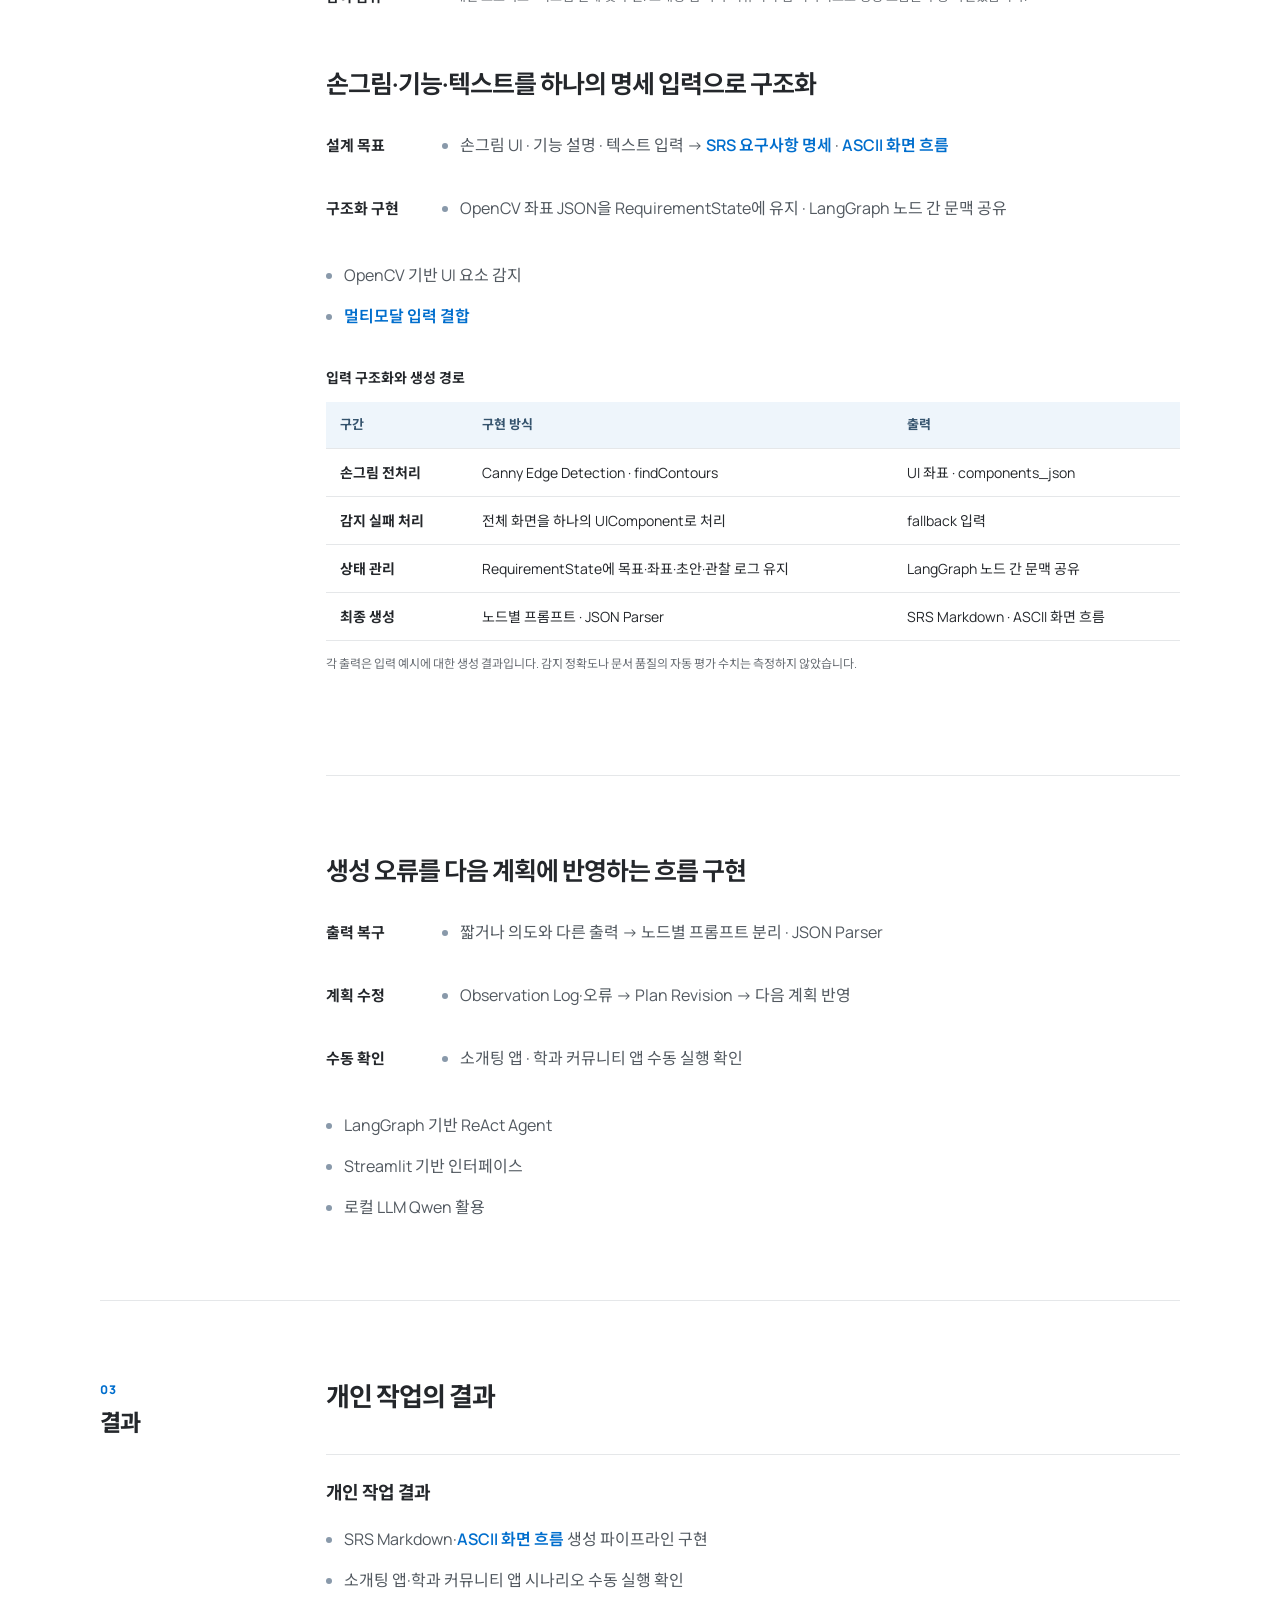
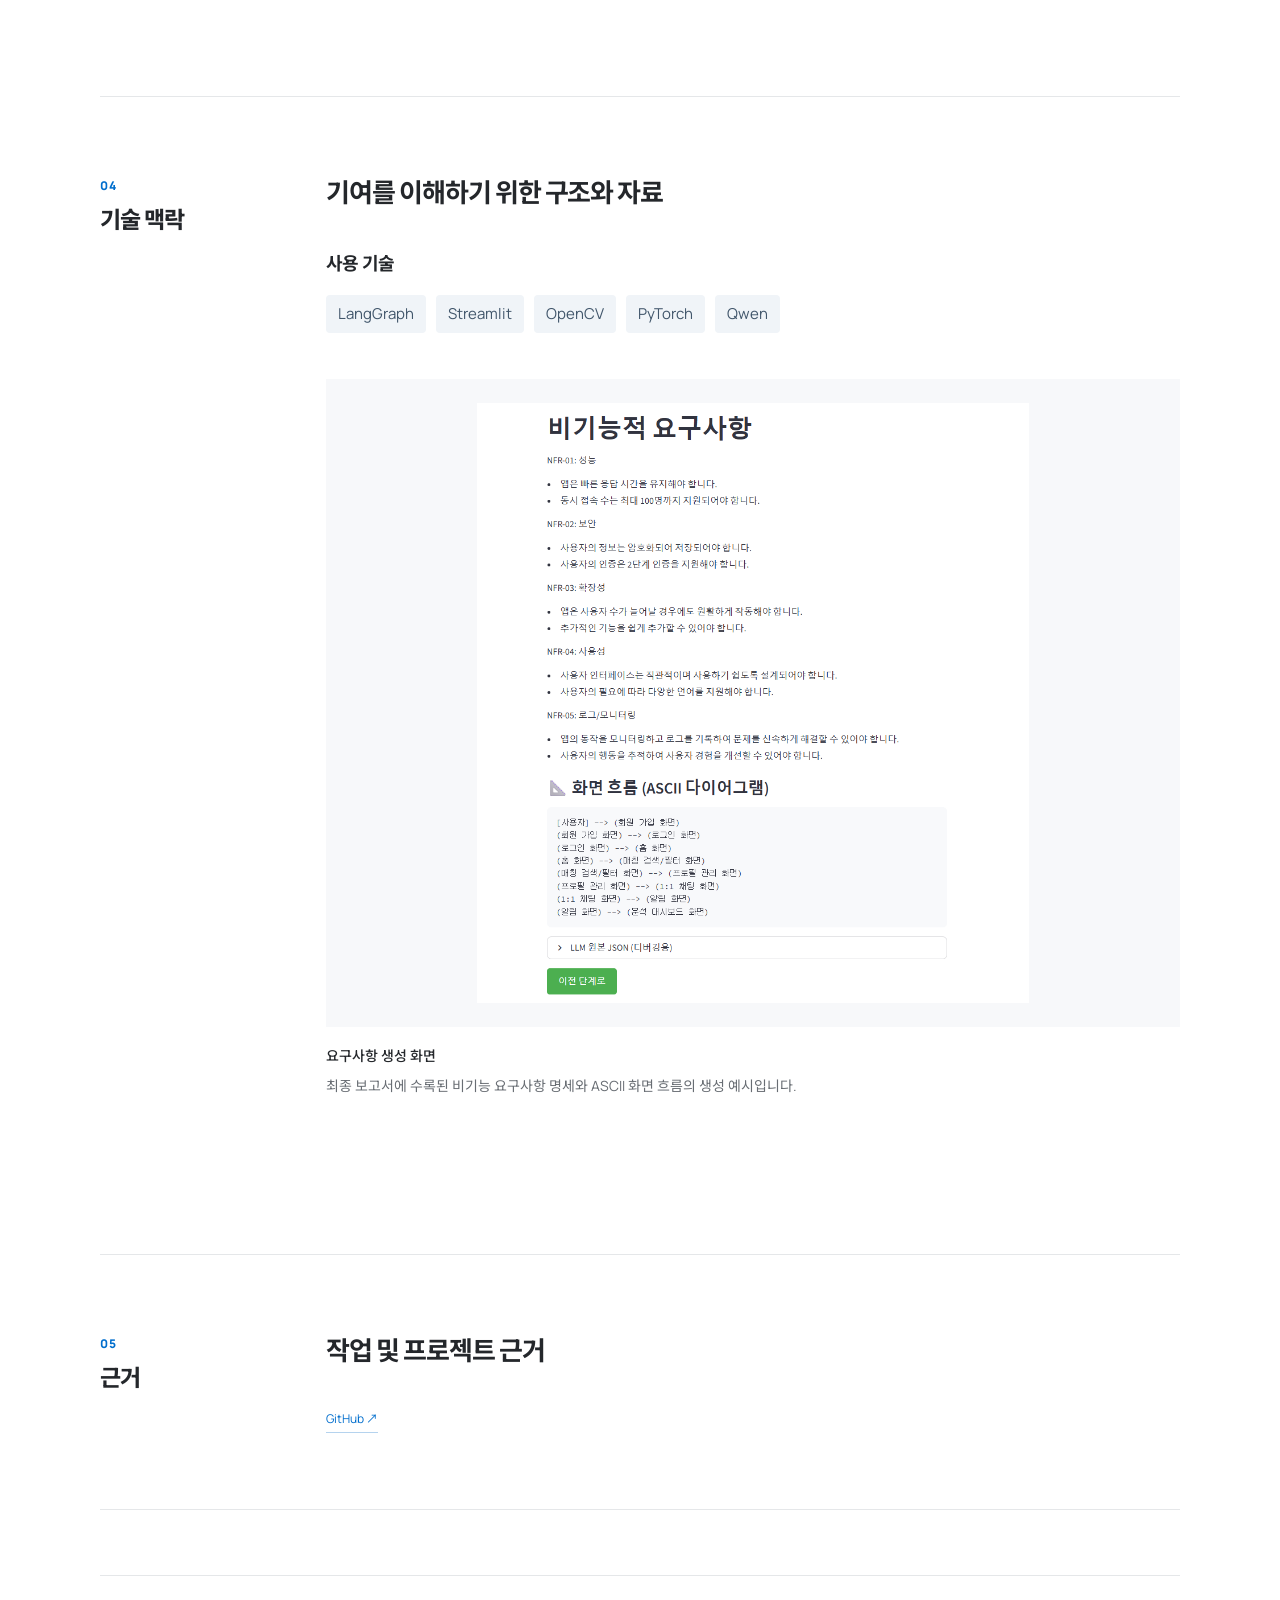
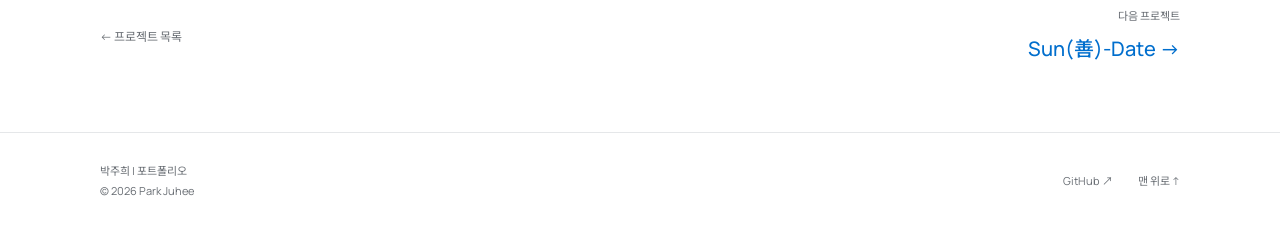
<file: projects/sketch-to-spec.html>
<!doctype html>
<html lang="ko"><head><meta charset="utf-8"><meta name="viewport" content="width=device-width, initial-scale=1">
<title>SketchToSpec · 박주희</title><meta name="description" content="손그림 UI·기능·텍스트 입력을 결합해 SRS 요구사항 명세서와 ASCII 화면 흐름을 생성하는 멀티모달 ReAct Agent 시스템입니다.">
<meta name="theme-color" content="#ffffff"><meta property="og:title" content="SketchToSpec · 박주희"><meta property="og:description" content="손그림 UI·기능·텍스트 입력을 결합해 SRS 요구사항 명세서와 ASCII 화면 흐름을 생성하는 멀티모달 ReAct Agent 시스템입니다."><meta property="og:type" content="website"><meta property="og:url" content="https://juhee0223.github.io/juhee-portfolio/projects/sketch-to-spec.html">
<link rel="canonical" href="https://juhee0223.github.io/juhee-portfolio/projects/sketch-to-spec.html"><link rel="icon" href="../assets/favicon.svg" type="image/svg+xml">
<link rel="preconnect" href="https://fonts.googleapis.com"><link rel="preconnect" href="https://fonts.gstatic.com" crossorigin>
<link href="https://fonts.googleapis.com/css2?family=Manrope:wght@400;500;600;700;800&family=Noto+Sans+KR:wght@400;500;600;700;800&display=swap" rel="stylesheet">
<link rel="stylesheet" href="../styles.css?v=f61be0116d"><script src="../site.js?v=08d4f7c017" defer></script></head>
<body><a class="skip-link" href="#main">본문으로 바로가기</a>
<header class="site-header"><div class="nav-wrap"><a class="brand" href="../index.html" aria-label="박주희 포트폴리오 홈"><span>박주희</span><small>Portfolio</small></a>
<button class="menu-toggle" type="button" aria-expanded="false" aria-controls="site-nav">메뉴 <span aria-hidden="true">☰</span></button>
<nav id="site-nav" aria-label="주요 메뉴"><a href="../index.html#projects">프로젝트</a><a href="../index.html#research">논문·출판</a><a href="../index.html#awards">수상</a><a href="../index.html#activities">활동</a><a href="../index.html#credentials">자격증·어학</a><a class="nav-contact" href="../index.html#contact">연락처</a></nav></div></header>
<main id="main" class="case-study"><div class="container"><a class="back-link" href="../index.html#projects">← 전체 프로젝트</a><section class="case-hero"><p class="eyebrow">AI 응용</p><h1>SketchToSpec</h1><p class="case-subtitle">손그림을 요구사항 명세로 변환하는 흐름을 설계·구현하다</p><div class="pub-links"><a class="text-link" href="https://github.com/juhee0223/DEEPLEARNING_AI_AGENT" target="_blank" rel="noopener noreferrer">GitHub <span aria-hidden="true">↗</span></a></div></section><nav class="case-toc" aria-label="프로젝트 상세 목차"><a href="#overview">담당 범위</a><a href="#contributions">핵심 기여</a><a href="#results">결과</a><a href="#implementation">기술 맥락</a><a href="#evidence">근거</a></nav><section class="case-band" id="overview"><div class="case-rail"><span class="case-rail-index">01</span><span class="case-rail-title">담당 범위</span></div><div class="case-content"><h2 class="case-band-title">담당 범위와 프로젝트 맥락</h2><dl class="case-info contribution-scope"><div class="info-row"><dt>직접 담당</dt><dd><ul class="phrase-list"><li>멀티모달 입력·출력 구조 설계</li><li>OpenCV 기반 UI 요소 감지</li><li>RequirementState·LangGraph 상태 흐름 구현</li><li>SRS·<strong class="detail-highlight">ASCII 화면 흐름</strong> 생성 및 수동 확인</li></ul></dd></div><div class="info-row"><dt>프로젝트</dt><dd>손그림 UI와 기능·텍스트 입력으로 요구사항 명세·화면 흐름을 생성하는 에이전트</dd></div><div class="info-row"><dt>기간·구성</dt><dd>2025-11 – 2025-12 · 개인 프로젝트</dd></div></dl></div></section><section class="case-band" id="contributions"><div class="case-rail"><span class="case-rail-index">02</span><span class="case-rail-title">핵심 기여</span></div><div class="case-content"><h2 class="case-band-title">판단·구현·검증으로 이어진 기여</h2><span id="problem-solving" class="anchor-alias" aria-hidden="true"></span><figure id="flow" class="system-diagram"><figcaption><span class="flow-label">생성 흐름</span><div><h2>손그림 입력에서 요구사항 명세까지</h2><p>개인 프로젝트에서 이미지·기능·텍스트 입력을 구조화하고, 상태를 유지하며 명세와 화면 흐름을 생성한 과정입니다.</p></div></figcaption><ol class="system-graph system-graph-4" aria-label="손그림 입력에서 요구사항 명세까지"><li class="system-node"><h3>입력 수집</h3><p>손그림 UI · 앱 목표 · 기능 선택 · 텍스트</p></li><li class="system-node"><h3>UI 구조화</h3><p>Canny · findContours → components_json</p></li><li class="system-node"><h3>상태·계획</h3><p>RequirementState · LangGraph StateGraph</p></li><li class="system-node"><h3>문서 생성</h3><p>SRS Markdown · ASCII 화면 흐름</p></li></ol><p class="system-feedback"><span aria-hidden="true">↶</span>Observation Log·오류 → Plan Revision → 다음 계획과 생성 단계에 반영</p><div class="flow-attribution"><span>참여 범위</span><p>개인 프로젝트 · 시스템 설계 및 구현. 소개팅 앱·학과 커뮤니티 앱 시나리오로 생성 흐름을 수동 확인했습니다.</p></div></figure><article class="case-story" id="section-0"><h3>손그림·기능·텍스트를 하나의 명세 입력으로 구조화</h3><div class="story-rows"><div class="story-row"><h4>설계 목표</h4><ul class="phrase-list"><li>손그림 UI · 기능 설명 · 텍스트 입력 → <strong class="detail-highlight">SRS 요구사항 명세</strong> · <strong class="detail-highlight">ASCII 화면 흐름</strong></li></ul></div><div class="story-row"><h4>구조화 구현</h4><ul class="phrase-list"><li>OpenCV 좌표 JSON을 RequirementState에 유지 · LangGraph 노드 간 문맥 공유</li></ul></div></div><ul class="phrase-list"><li>OpenCV 기반 UI 요소 감지</li><li><strong class="detail-highlight">멀티모달 입력 결합</strong></li></ul><div class="evidence-table-wrap" tabindex="0" role="region" aria-label="입력 구조화와 생성 경로"><table class="evidence-table"><caption>입력 구조화와 생성 경로</caption><thead><tr><th scope="col">구간</th><th scope="col">구현 방식</th><th scope="col">출력</th></tr></thead><tbody><tr><th scope="row">손그림 전처리</th><td>Canny Edge Detection · findContours</td><td>UI 좌표 · components_json</td></tr><tr><th scope="row">감지 실패 처리</th><td>전체 화면을 하나의 UIComponent로 처리</td><td>fallback 입력</td></tr><tr><th scope="row">상태 관리</th><td>RequirementState에 목표·좌표·초안·관찰 로그 유지</td><td>LangGraph 노드 간 문맥 공유</td></tr><tr><th scope="row">최종 생성</th><td>노드별 프롬프트 · JSON Parser</td><td>SRS Markdown · ASCII 화면 흐름</td></tr></tbody></table><p class="evidence-table-note">각 출력은 입력 예시에 대한 생성 결과입니다. 감지 정확도나 문서 품질의 자동 평가 수치는 측정하지 않았습니다.</p></div></article><article class="case-story" id="section-1"><h3>생성 오류를 다음 계획에 반영하는 흐름 구현</h3><div class="story-rows"><div class="story-row"><h4>출력 복구</h4><ul class="phrase-list"><li>짧거나 의도와 다른 출력 → 노드별 프롬프트 분리 · JSON Parser</li></ul></div><div class="story-row"><h4>계획 수정</h4><ul class="phrase-list"><li>Observation Log·오류 → Plan Revision → 다음 계획 반영</li></ul></div><div class="story-row"><h4>수동 확인</h4><ul class="phrase-list"><li>소개팅 앱 · 학과 커뮤니티 앱 수동 실행 확인</li></ul></div></div><ul class="phrase-list"><li>LangGraph 기반 ReAct Agent</li><li>Streamlit 기반 인터페이스</li><li>로컬 LLM Qwen 활용</li></ul></article></div></section><section class="case-band" id="results"><div class="case-rail"><span class="case-rail-index">03</span><span class="case-rail-title">결과</span></div><div class="case-content"><h2 class="case-band-title">개인 작업의 결과</h2><div class="contribution-result"><h3>개인 작업 결과</h3><ul class="phrase-list"><li>SRS Markdown·<strong class="detail-highlight">ASCII 화면 흐름</strong> 생성 파이프라인 구현</li><li>소개팅 앱·학과 커뮤니티 앱 시나리오 수동 실행 확인</li></ul></div></div></section><section class="case-band" id="implementation"><div class="case-rail"><span class="case-rail-index">04</span><span class="case-rail-title">기술 맥락</span></div><div class="case-content"><h2 class="case-band-title">기여를 이해하기 위한 구조와 자료</h2><span id="stack" class="anchor-alias" aria-hidden="true"></span><h3 class="context-stack-title">사용 기술</h3><div class="tech-tags"><span>LangGraph</span><span>Streamlit</span><span>OpenCV</span><span>PyTorch</span><span>Qwen</span></div><figure id="visual" class="case-visual"><div class="visual-frame"><img src="../assets/sketch-generated-srs.png" alt="SketchToSpec이 생성한 비기능 요구사항과 ASCII 화면 흐름" width="971" height="1054" loading="lazy" decoding="async"></div><figcaption><strong>요구사항 생성 화면</strong><p>최종 보고서에 수록된 비기능 요구사항 명세와 ASCII 화면 흐름의 생성 예시입니다.</p><div class="visual-links"></div></figcaption></figure></div></section><section class="case-band" id="evidence"><div class="case-rail"><span class="case-rail-index">05</span><span class="case-rail-title">근거</span></div><div class="case-content"><h2 class="case-band-title">작업 및 프로젝트 근거</h2><div class="evidence-links"><a class="text-link" href="https://github.com/juhee0223/DEEPLEARNING_AI_AGENT" target="_blank" rel="noopener noreferrer">GitHub <span aria-hidden="true">↗</span></a></div></div></section><nav class="project-pagination" aria-label="프로젝트 이동"><a href="../index.html#projects">← 프로젝트 목록</a><a href="sun-date.html"><small>다음 프로젝트</small><strong>Sun(善)-Date →</strong></a></nav></div></main>
<footer class="site-footer"><div class="container footer-inner"><p>박주희 | 포트폴리오<br><span>© 2026 Park Juhee</span></p><a href="https://github.com/juhee0223" target="_blank" rel="noopener noreferrer">GitHub ↗</a><a href="#main">맨 위로 ↑</a></div></footer>
</body></html>
</file>
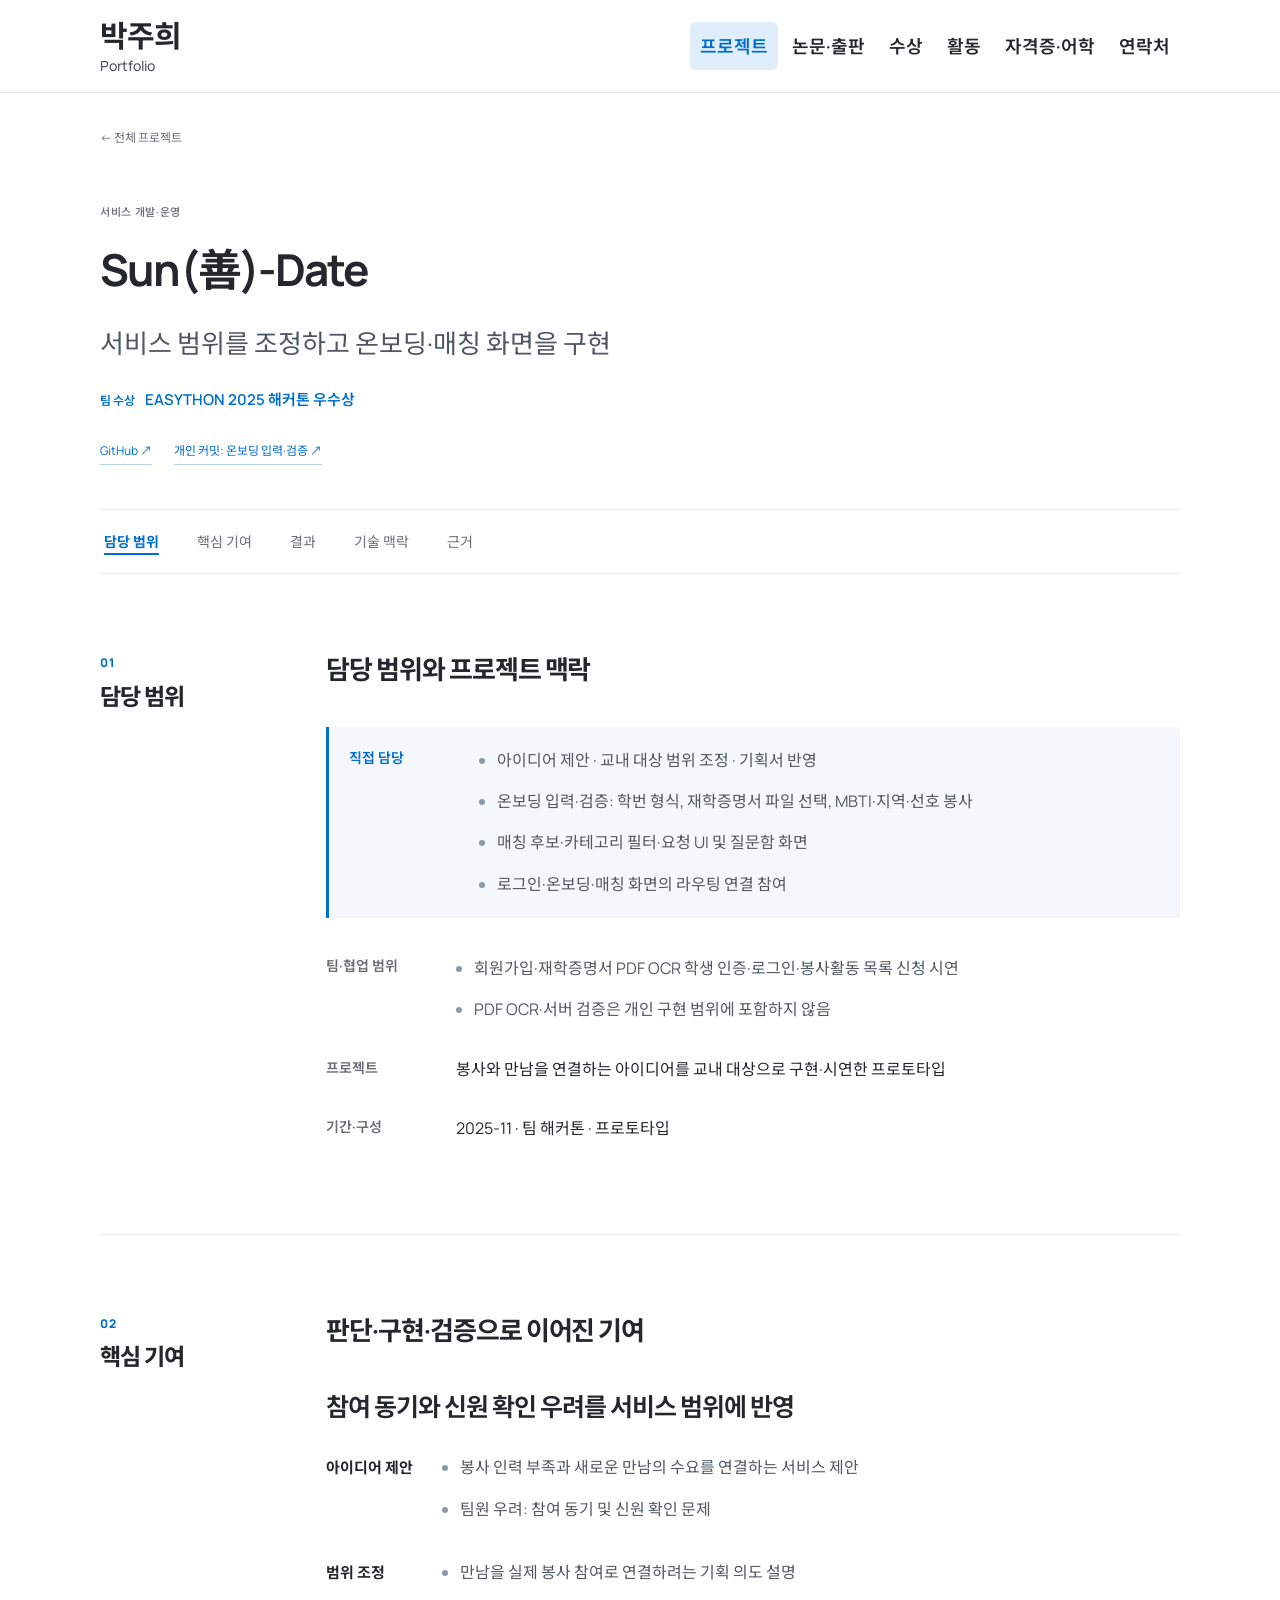
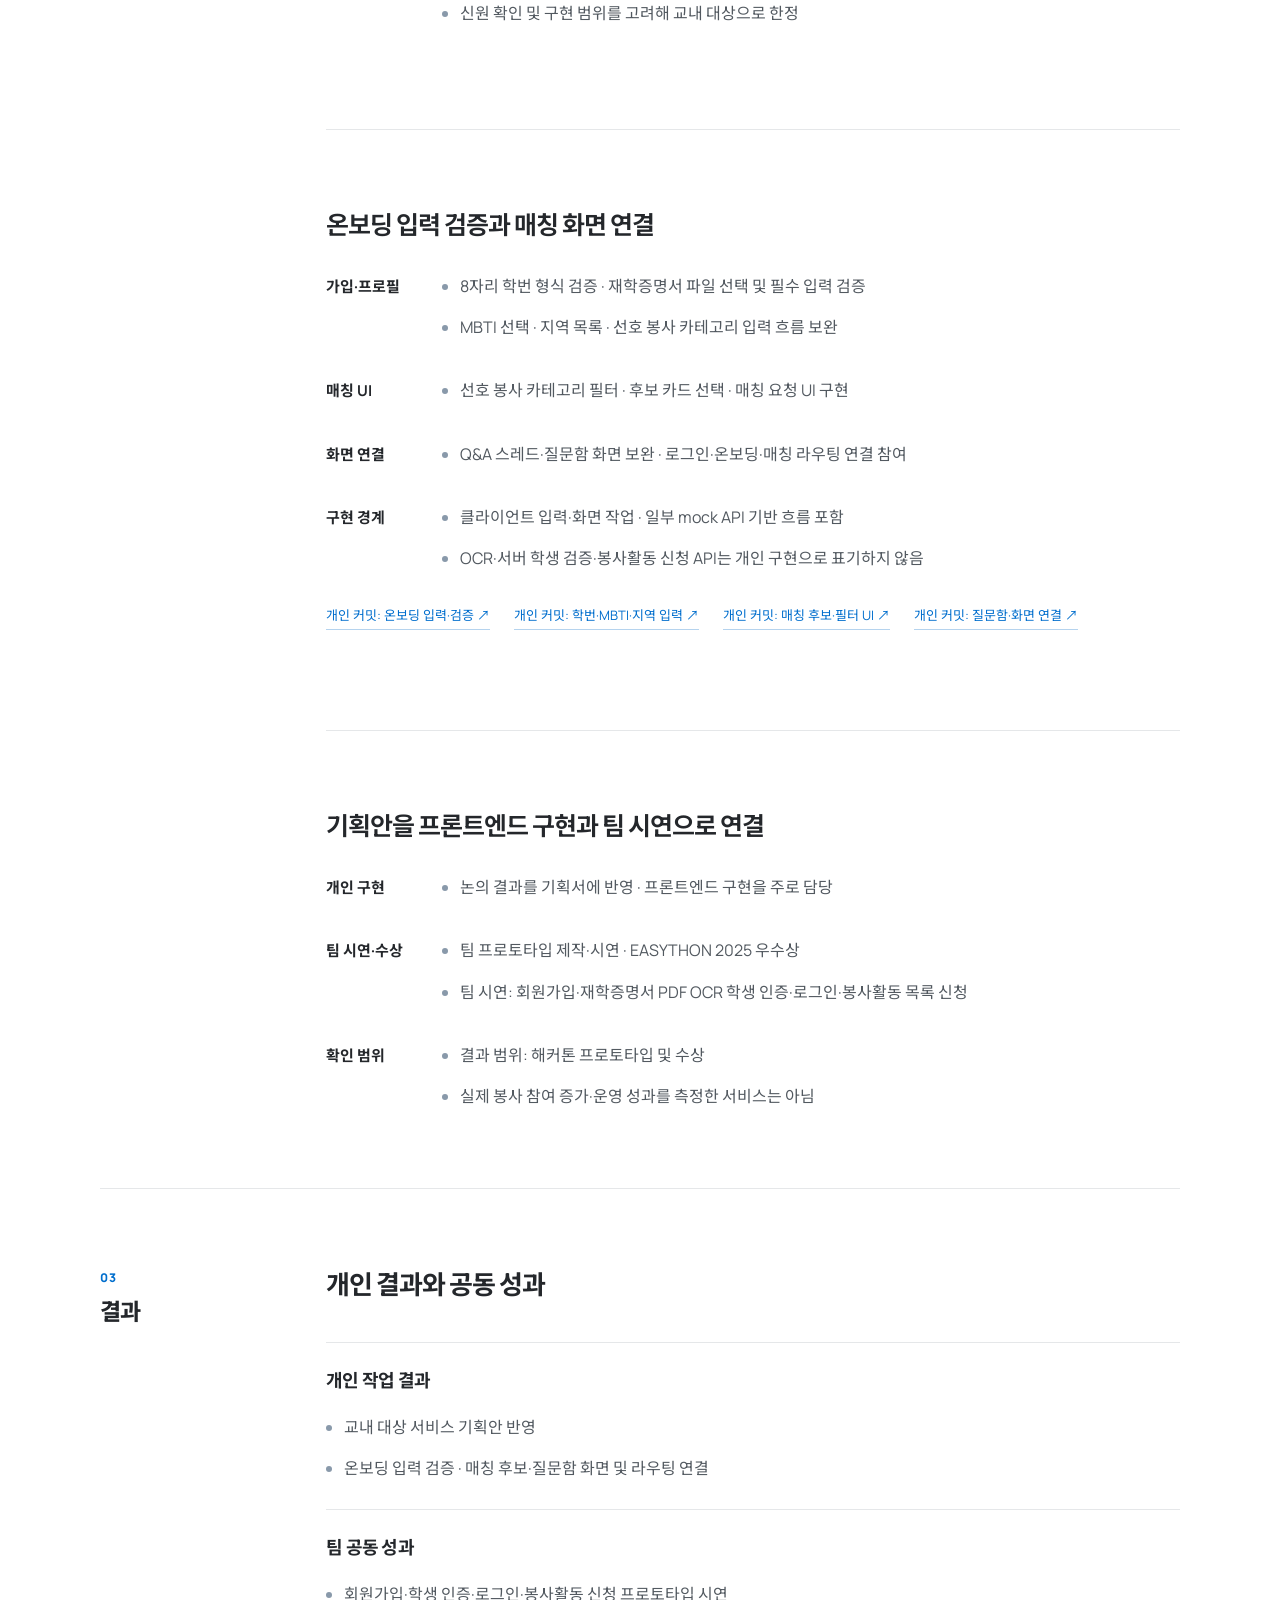
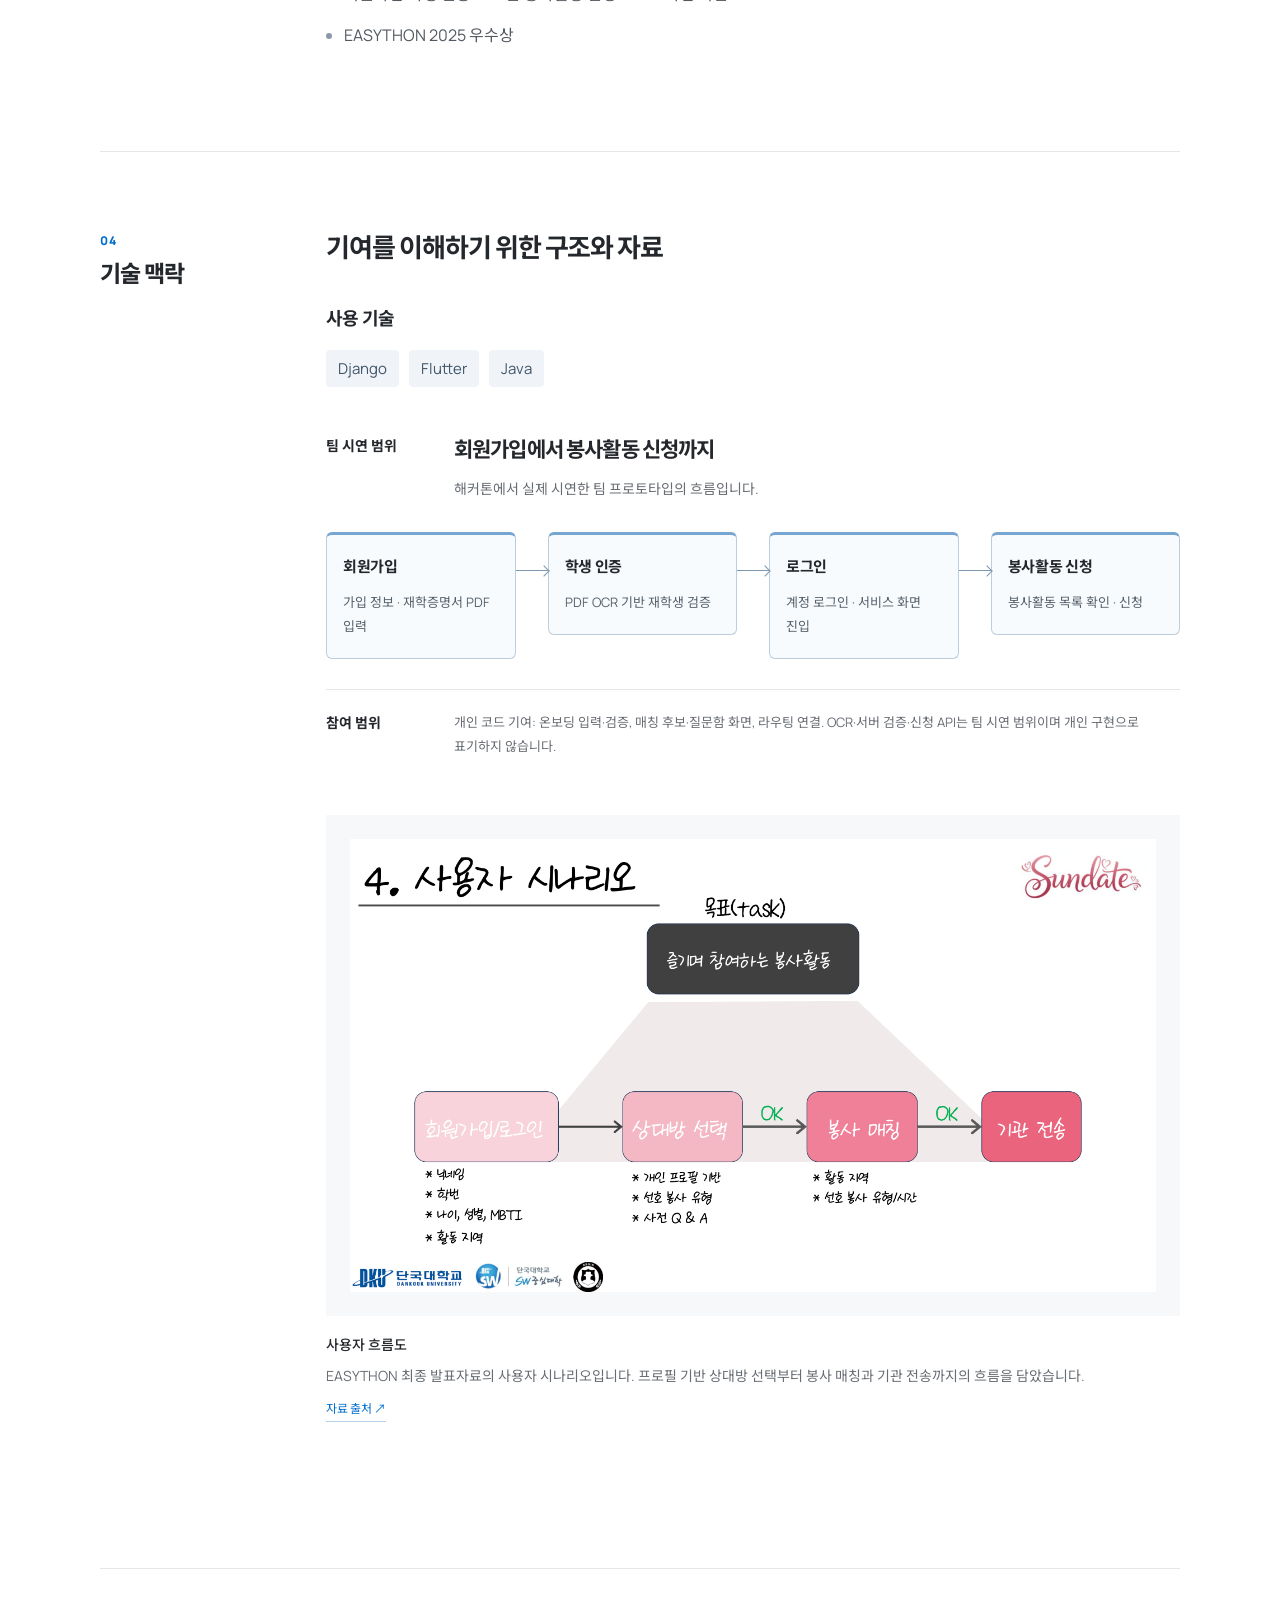
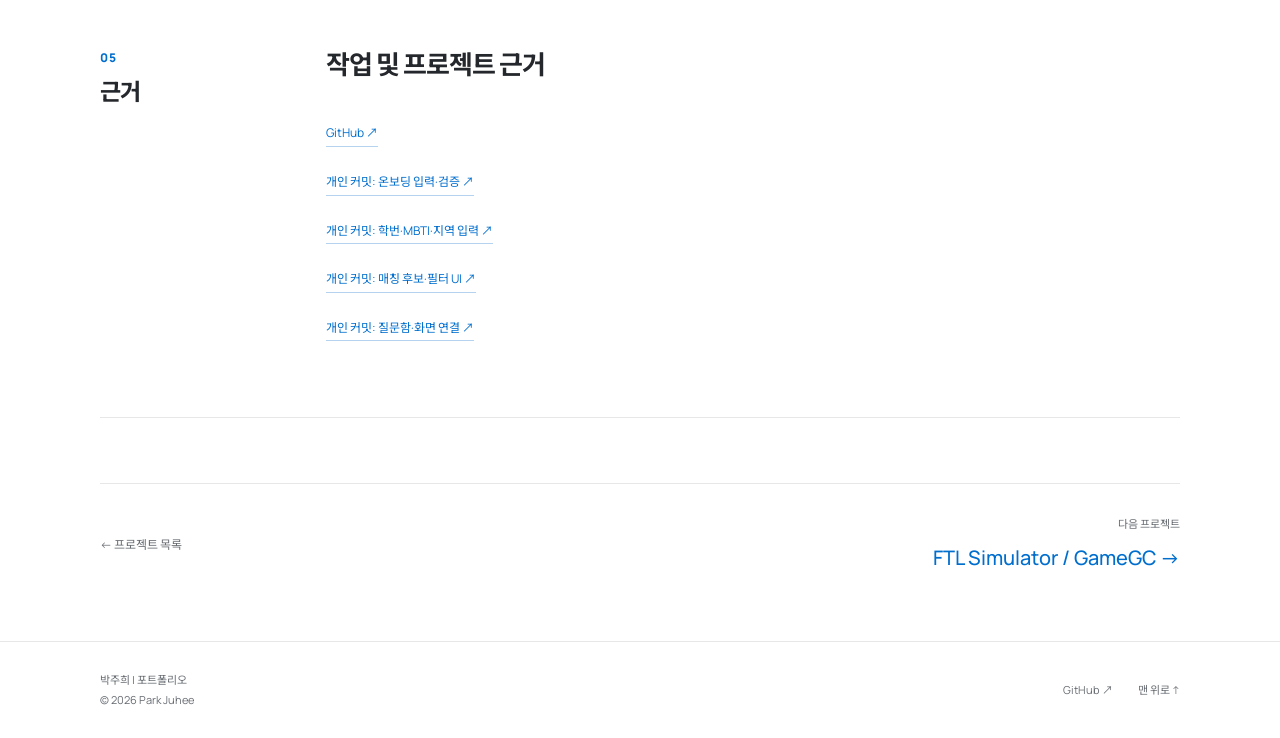
<file: projects/sun-date.html>
<!doctype html>
<html lang="ko"><head><meta charset="utf-8"><meta name="viewport" content="width=device-width, initial-scale=1">
<title>Sun(善)-Date · 박주희</title><meta name="description" content="봉사 인력 부족과 새로운 만남에 대한 수요를 연결한 소셜 네트워킹 아이디어를 제안하고, 교내를 대상으로 범위를 정해 구현·시연했습니다.">
<meta name="theme-color" content="#ffffff"><meta property="og:title" content="Sun(善)-Date · 박주희"><meta property="og:description" content="봉사 인력 부족과 새로운 만남에 대한 수요를 연결한 소셜 네트워킹 아이디어를 제안하고, 교내를 대상으로 범위를 정해 구현·시연했습니다."><meta property="og:type" content="website"><meta property="og:url" content="https://juhee0223.github.io/juhee-portfolio/projects/sun-date.html">
<link rel="canonical" href="https://juhee0223.github.io/juhee-portfolio/projects/sun-date.html"><link rel="icon" href="../assets/favicon.svg" type="image/svg+xml">
<link rel="preconnect" href="https://fonts.googleapis.com"><link rel="preconnect" href="https://fonts.gstatic.com" crossorigin>
<link href="https://fonts.googleapis.com/css2?family=Manrope:wght@400;500;600;700;800&family=Noto+Sans+KR:wght@400;500;600;700;800&display=swap" rel="stylesheet">
<link rel="stylesheet" href="../styles.css?v=f61be0116d"><script src="../site.js?v=08d4f7c017" defer></script></head>
<body><a class="skip-link" href="#main">본문으로 바로가기</a>
<header class="site-header"><div class="nav-wrap"><a class="brand" href="../index.html" aria-label="박주희 포트폴리오 홈"><span>박주희</span><small>Portfolio</small></a>
<button class="menu-toggle" type="button" aria-expanded="false" aria-controls="site-nav">메뉴 <span aria-hidden="true">☰</span></button>
<nav id="site-nav" aria-label="주요 메뉴"><a href="../index.html#projects">프로젝트</a><a href="../index.html#research">논문·출판</a><a href="../index.html#awards">수상</a><a href="../index.html#activities">활동</a><a href="../index.html#credentials">자격증·어학</a><a class="nav-contact" href="../index.html#contact">연락처</a></nav></div></header>
<main id="main" class="case-study"><div class="container"><a class="back-link" href="../index.html#projects">← 전체 프로젝트</a><section class="case-hero"><p class="eyebrow">서비스 개발·운영</p><h1>Sun(善)-Date</h1><p class="case-subtitle">서비스 범위를 조정하고 온보딩·매칭 화면을 구현</p><p class="case-award"><span class="award-label">팀 수상</span><strong>EASYTHON 2025 해커톤 우수상</strong></p><div class="pub-links"><a class="text-link" href="https://github.com/day-e0n/sun_date" target="_blank" rel="noopener noreferrer">GitHub <span aria-hidden="true">↗</span></a><a class="text-link" href="https://github.com/day-e0n/sun_date/commit/63c58b9503c261bb6388a735784b76ced31e7817" target="_blank" rel="noopener noreferrer">개인 커밋: 온보딩 입력·검증 <span aria-hidden="true">↗</span></a></div></section><nav class="case-toc" aria-label="프로젝트 상세 목차"><a href="#overview">담당 범위</a><a href="#contributions">핵심 기여</a><a href="#results">결과</a><a href="#implementation">기술 맥락</a><a href="#evidence">근거</a></nav><section class="case-band" id="overview"><div class="case-rail"><span class="case-rail-index">01</span><span class="case-rail-title">담당 범위</span></div><div class="case-content"><h2 class="case-band-title">담당 범위와 프로젝트 맥락</h2><dl class="case-info contribution-scope"><div class="info-row"><dt>직접 담당</dt><dd><ul class="phrase-list"><li>아이디어 제안 · 교내 대상 범위 조정 · 기획서 반영</li><li>온보딩 입력·검증: 학번 형식, 재학증명서 파일 선택, MBTI·지역·선호 봉사</li><li>매칭 후보·카테고리 필터·요청 UI 및 질문함 화면</li><li>로그인·온보딩·매칭 화면의 라우팅 연결 참여</li></ul></dd></div><div class="info-row"><dt>팀·협업 범위</dt><dd><ul class="phrase-list"><li>회원가입·재학증명서 PDF OCR 학생 인증·로그인·봉사활동 목록 신청 시연</li><li>PDF OCR·서버 검증은 개인 구현 범위에 포함하지 않음</li></ul></dd></div><div class="info-row"><dt>프로젝트</dt><dd>봉사와 만남을 연결하는 아이디어를 교내 대상으로 구현·시연한 프로토타입</dd></div><div class="info-row"><dt>기간·구성</dt><dd>2025-11 · 팀 해커톤 · 프로토타입</dd></div></dl></div></section><section class="case-band" id="contributions"><div class="case-rail"><span class="case-rail-index">02</span><span class="case-rail-title">핵심 기여</span></div><div class="case-content"><h2 class="case-band-title">판단·구현·검증으로 이어진 기여</h2><span id="problem-solving" class="anchor-alias" aria-hidden="true"></span><article class="case-story" id="section-0"><h3>참여 동기와 신원 확인 우려를 서비스 범위에 반영</h3><div class="story-rows"><div class="story-row"><h4>아이디어 제안</h4><ul class="phrase-list"><li>봉사 인력 부족과 새로운 만남의 수요를 연결하는 서비스 제안</li><li>팀원 우려: 참여 동기 및 신원 확인 문제</li></ul></div><div class="story-row"><h4>범위 조정</h4><ul class="phrase-list"><li>만남을 실제 봉사 참여로 연결하려는 기획 의도 설명</li><li>신원 확인 및 구현 범위를 고려해 교내 대상으로 한정</li></ul></div></div></article><article class="case-story" id="section-2"><h3>온보딩 입력 검증과 매칭 화면 연결</h3><div class="story-rows"><div class="story-row"><h4>가입·프로필</h4><ul class="phrase-list"><li>8자리 학번 형식 검증 · 재학증명서 파일 선택 및 필수 입력 검증</li><li>MBTI 선택 · 지역 목록 · 선호 봉사 카테고리 입력 흐름 보완</li></ul></div><div class="story-row"><h4>매칭 UI</h4><ul class="phrase-list"><li>선호 봉사 카테고리 필터 · 후보 카드 선택 · 매칭 요청 UI 구현</li></ul></div><div class="story-row"><h4>화면 연결</h4><ul class="phrase-list"><li>Q&amp;A 스레드·질문함 화면 보완 · 로그인·온보딩·매칭 라우팅 연결 참여</li></ul></div><div class="story-row"><h4>구현 경계</h4><ul class="phrase-list"><li>클라이언트 입력·화면 작업 · 일부 mock API 기반 흐름 포함</li><li>OCR·서버 학생 검증·봉사활동 신청 API는 개인 구현으로 표기하지 않음</li></ul></div></div><div class="contribution-sources"><a class="text-link" href="https://github.com/day-e0n/sun_date/commit/63c58b9503c261bb6388a735784b76ced31e7817" target="_blank" rel="noopener noreferrer">개인 커밋: 온보딩 입력·검증 <span aria-hidden="true">↗</span></a><a class="text-link" href="https://github.com/day-e0n/sun_date/commit/e67f2b58c12c4fe2cfc942f96f9e57202dff1aba" target="_blank" rel="noopener noreferrer">개인 커밋: 학번·MBTI·지역 입력 <span aria-hidden="true">↗</span></a><a class="text-link" href="https://github.com/day-e0n/sun_date/commit/ec61e47ab20686d7b5e04f9dd49a4a93857708ea" target="_blank" rel="noopener noreferrer">개인 커밋: 매칭 후보·필터 UI <span aria-hidden="true">↗</span></a><a class="text-link" href="https://github.com/day-e0n/sun_date/commit/9d8dee1d2601b768b5dd1514880f13c99a83d14d" target="_blank" rel="noopener noreferrer">개인 커밋: 질문함·화면 연결 <span aria-hidden="true">↗</span></a></div></article><article class="case-story" id="section-1"><h3>기획안을 프론트엔드 구현과 팀 시연으로 연결</h3><div class="story-rows"><div class="story-row"><h4>개인 구현</h4><ul class="phrase-list"><li>논의 결과를 기획서에 반영 · 프론트엔드 구현을 주로 담당</li></ul></div><div class="story-row"><h4>팀 시연·수상</h4><ul class="phrase-list"><li>팀 프로토타입 제작·시연 · EASYTHON 2025 우수상</li><li>팀 시연: 회원가입·재학증명서 PDF OCR 학생 인증·로그인·봉사활동 목록 신청</li></ul></div><div class="story-row"><h4>확인 범위</h4><ul class="phrase-list"><li>결과 범위: 해커톤 프로토타입 및 수상</li><li>실제 봉사 참여 증가·운영 성과를 측정한 서비스는 아님</li></ul></div></div></article></div></section><section class="case-band" id="results"><div class="case-rail"><span class="case-rail-index">03</span><span class="case-rail-title">결과</span></div><div class="case-content"><h2 class="case-band-title">개인 결과와 공동 성과</h2><div class="contribution-result"><h3>개인 작업 결과</h3><ul class="phrase-list"><li>교내 대상 서비스 기획안 반영</li><li>온보딩 입력 검증 · 매칭 후보·질문함 화면 및 라우팅 연결</li></ul></div><div class="contribution-result team-result"><h3>팀 공동 성과</h3><ul class="phrase-list"><li>회원가입·학생 인증·로그인·봉사활동 신청 프로토타입 시연</li><li>EASYTHON 2025 우수상</li></ul></div></div></section><section class="case-band" id="implementation"><div class="case-rail"><span class="case-rail-index">04</span><span class="case-rail-title">기술 맥락</span></div><div class="case-content"><h2 class="case-band-title">기여를 이해하기 위한 구조와 자료</h2><span id="stack" class="anchor-alias" aria-hidden="true"></span><h3 class="context-stack-title">사용 기술</h3><div class="tech-tags"><span>Django</span><span>Flutter</span><span>Java</span></div><figure id="flow" class="system-diagram"><figcaption><span class="flow-label">팀 시연 범위</span><div><h2>회원가입에서 봉사활동 신청까지</h2><p>해커톤에서 실제 시연한 팀 프로토타입의 흐름입니다.</p></div></figcaption><ol class="system-graph system-graph-4" aria-label="회원가입에서 봉사활동 신청까지"><li class="system-node"><h3>회원가입</h3><p>가입 정보 · 재학증명서 PDF 입력</p></li><li class="system-node"><h3>학생 인증</h3><p>PDF OCR 기반 재학생 검증</p></li><li class="system-node"><h3>로그인</h3><p>계정 로그인 · 서비스 화면 진입</p></li><li class="system-node"><h3>봉사활동 신청</h3><p>봉사활동 목록 확인 · 신청</p></li></ol><div class="flow-attribution"><span>참여 범위</span><p>개인 코드 기여: 온보딩 입력·검증, 매칭 후보·질문함 화면, 라우팅 연결. OCR·서버 검증·신청 API는 팀 시연 범위이며 개인 구현으로 표기하지 않습니다.</p></div></figure><figure id="visual" class="case-visual"><div class="visual-frame"><img src="../assets/sundate-user-flow.png" alt="가입·상대방 선택·봉사 매칭·기관 전송으로 이어지는 Sun-Date 시나리오" width="1440" height="810" loading="lazy" decoding="async"></div><figcaption><strong>사용자 흐름도</strong><p>EASYTHON 최종 발표자료의 사용자 시나리오입니다. 프로필 기반 상대방 선택부터 봉사 매칭과 기관 전송까지의 흐름을 담았습니다.</p><div class="visual-links"><a class="text-link" href="https://github.com/day-e0n/sun_date" target="_blank" rel="noopener noreferrer">자료 출처 ↗</a></div></figcaption></figure></div></section><section class="case-band" id="evidence"><div class="case-rail"><span class="case-rail-index">05</span><span class="case-rail-title">근거</span></div><div class="case-content"><h2 class="case-band-title">작업 및 프로젝트 근거</h2><div class="evidence-links"><a class="text-link" href="https://github.com/day-e0n/sun_date" target="_blank" rel="noopener noreferrer">GitHub <span aria-hidden="true">↗</span></a><a class="text-link" href="https://github.com/day-e0n/sun_date/commit/63c58b9503c261bb6388a735784b76ced31e7817" target="_blank" rel="noopener noreferrer">개인 커밋: 온보딩 입력·검증 <span aria-hidden="true">↗</span></a><a class="text-link" href="https://github.com/day-e0n/sun_date/commit/e67f2b58c12c4fe2cfc942f96f9e57202dff1aba" target="_blank" rel="noopener noreferrer">개인 커밋: 학번·MBTI·지역 입력 <span aria-hidden="true">↗</span></a><a class="text-link" href="https://github.com/day-e0n/sun_date/commit/ec61e47ab20686d7b5e04f9dd49a4a93857708ea" target="_blank" rel="noopener noreferrer">개인 커밋: 매칭 후보·필터 UI <span aria-hidden="true">↗</span></a><a class="text-link" href="https://github.com/day-e0n/sun_date/commit/9d8dee1d2601b768b5dd1514880f13c99a83d14d" target="_blank" rel="noopener noreferrer">개인 커밋: 질문함·화면 연결 <span aria-hidden="true">↗</span></a></div></div></section><nav class="project-pagination" aria-label="프로젝트 이동"><a href="../index.html#projects">← 프로젝트 목록</a><a href="gamegc.html"><small>다음 프로젝트</small><strong>FTL Simulator / GameGC →</strong></a></nav></div></main>
<footer class="site-footer"><div class="container footer-inner"><p>박주희 | 포트폴리오<br><span>© 2026 Park Juhee</span></p><a href="https://github.com/juhee0223" target="_blank" rel="noopener noreferrer">GitHub ↗</a><a href="#main">맨 위로 ↑</a></div></footer>
</body></html>
</file>
<file: styles.css>
:root {
  --paper: #fff;
  --ink: #24272b;
  --muted: #686d73;
  --line: #e5e7e9;
  --section-line: #bdc9d6;
  /* Personal portfolio accent; independent from company branding. */
  --accent: #006ecd;
  --accent-hover: #0057a3;
  --font: 'Manrope', 'Noto Sans KR', sans-serif;
}
* { box-sizing: border-box; }
html { scroll-behavior: smooth; scroll-padding-top: 113px; }
body { margin: 0; background: var(--paper); color: var(--ink); font: 15px/1.8 var(--font); word-break: keep-all; overflow-wrap: anywhere; }
a { color: inherit; text-decoration: none; }
button { font: inherit; cursor: pointer; }
a, button { -webkit-tap-highlight-color: transparent; }
a:hover { color: var(--accent); }
a:focus-visible, button:focus-visible { outline: 2px solid var(--accent); outline-offset: 5px; }
img { display: block; max-width: 100%; height: auto; }
figure, h1, h2, h3, p { margin: 0; }
h1, h2, h3 { line-height: 1.5; letter-spacing: -.04em; }
[hidden] { display: none !important; }
::selection { background: #dcecff; }
.accent-text { color: var(--accent); }
.container, .nav-wrap { width: min(1080px, calc(100% - 80px)); margin-inline: auto; }
.skip-link { position: fixed; top: -100px; left: 20px; padding: 10px 20px; background: var(--ink); color: #fff; z-index: 100; }
.skip-link:focus { top: 12px; }
.site-header { position: sticky; top: 0; z-index: 30; background: #fff; border-bottom: 1px solid var(--line); }
.nav-wrap { height: 92px; display: flex; align-items: center; justify-content: space-between; gap: 16px; }
.brand { display: flex; gap: 16px; align-items: baseline; flex-shrink: 0; }
.brand > span { font-size: 30px; font-weight: 700; letter-spacing: -.04em; }
.brand small { color: #51575f; font-size: 17px; font-weight: 500; }
.site-header nav { display: flex; gap: 4px; font-size: 18px; font-weight: 600; }
.site-header nav a { display: flex; align-items: center; min-height: 44px; padding: 8px 10px; border-radius: 6px; white-space: nowrap; cursor: pointer; }
.site-header nav a:hover, .site-header nav a:focus-visible { background: #f0f5fa; color: var(--accent); text-decoration: underline; text-underline-offset: 5px; }
.site-header nav a[aria-current] { background: #e0edfb; color: var(--accent); }
.menu-toggle { display: none; }
.eyebrow { font-size: 11px; font-weight: 500; letter-spacing: .06em; color: var(--muted); }
.hero { padding-block: 32px 28px; display: grid; grid-template-columns: minmax(0, 1fr) 168px; column-gap: 36px; align-items: start; }
.hero > :not(.hero-portrait) { grid-column: 1; }
.hero-portrait { grid-column: 2; grid-row: 1 / 4; width: 168px; height: 224px; object-fit: cover; object-position: center bottom; border-radius: 6px; align-self: center; }
.hero h1 { font-size: clamp(36px, 3.8vw, 48px); font-weight: 700; line-height: 1.3; margin-top: 0; letter-spacing: -.055em; }
.hero-description { margin-top: 16px; color: var(--muted); font-size: 15px; line-height: 1.8; }
.hero-actions { display: flex; gap: 25px; margin-top: 16px; }
.hero-actions .text-link { font-size: 14px; }
.text-link { display: inline-block; font-size: 12px; color: var(--accent); border-bottom: 1px solid #b5d3ee; padding-bottom: 2px; }
.text-link:hover { color: var(--accent-hover); border-color: var(--accent); }
.section { padding-block: 72px; }
#projects { padding-top: 32px; border-top: 1px solid var(--line); }
.section-heading { display: flex; align-items: baseline; justify-content: space-between; gap: 32px; margin-bottom: 32px; padding-bottom: 24px; border-bottom: 2px solid var(--section-line); }
.section-heading h2, .contact-section h2 { font-size: 33px; font-weight: 600; }
.section-count { font-size: 13px; color: var(--accent); margin-left: 8px; font-weight: 400; vertical-align: 3px; }
.section-heading > p { color: var(--muted); font-size: 14px; line-height: 1.8; }
.filter-row { display: flex; justify-content: space-between; align-items: center; gap: 20px; margin-bottom: 22px; }
.filters { display: flex; gap: 22px; flex-wrap: wrap; }
.filters button { padding: 8px 0; border: 0; border-bottom: 2px solid transparent; background: none; color: var(--muted); font-size: 12px; }
.filters button.active { border-color: var(--accent); color: var(--accent); font-weight: 600; }
.filters button:hover { color: var(--accent); }
.filters button span { font-size: 10px; margin-left: 3px; }
.project-count { font-size: 11px; color: var(--muted); }
.project-grid { display: grid; grid-template-columns: minmax(0, 1fr); gap: 32px; }
.project-card { display: flex; border: 1px solid #dce0e4; border-radius: 6px; }
.project-card:hover, .project-card:focus-within { border-color: var(--accent); }
.card-body:hover h3, .card-body:hover .card-cta, .contact-email:hover { color: var(--accent-hover); }
.card-body { color: var(--ink); border-radius: inherit; display: flex; flex: 1; min-width: 0; flex-direction: column; overflow: hidden; }
.card-body:hover { color: var(--ink); }
.card-media { display: flex; align-items: center; justify-content: center; height: 210px; padding: 18px; background: #fafbfc; border-bottom: 1px solid var(--line); }
.card-media img { width: 100%; height: 100%; object-fit: contain; }
.card-media.phone-detail, .card-media.sketch-detail { padding: 0; overflow: hidden; }
.card-media.phone-detail img { object-fit: cover; object-position: center 45%; }
.card-media.sketch-detail img { object-fit: cover; object-position: center 15%; }
.card-media-label { color: var(--muted); font-size: 12px; padding: 10px 24px 0; }
.card-meta { display: flex; flex-wrap: wrap; justify-content: space-between; gap: 6px 12px; font-size: 12px; color: var(--muted); margin-bottom: 14px; }
.card-body h3 { font-size: 23px; font-weight: 600; }
.card-body h3 { color: var(--accent); display: flex; justify-content: space-between; gap: 20px; }
.card-body h3 span { font-size: 18px; font-weight: 400; color: var(--accent); }
.card-subtitle { font-size: 16px; margin-top: 14px; line-height: 1.8; }
.tech-tags { display: flex; flex-wrap: wrap; gap: 5px; margin-top: 17px; }
.tech-tags span { font-size: 12px; color: #41566b; background: #f0f4f8; padding: 3px 8px; border-radius: 4px; line-height: 1.7; }
.card-cta { display: flex; gap: 13px; align-items: center; font-size: 13px; margin-top: 22px; color: var(--accent); align-self: flex-start; }
.research-section, .activities-section { border-top: 1px solid var(--line); }
.publication:first-child, .award:first-child { padding-top: 0; }
.publication { display: block; padding: 40px 0; border-bottom: 1px solid var(--section-line); }
.pub-main > .eyebrow { font-size: 13px; margin-bottom: 10px; }
.pub-main h3 { font-size: 22px; font-weight: 600; line-height: 1.6; letter-spacing: -.02em; }
.pub-main > p { font-size: 16px; color: var(--muted); line-height: 1.8; margin-top: 14px; }
.pub-abstract { margin: 0; }
.publication:target { border-top: 2px solid var(--accent); }
.pub-main .pub-authors { font-size: 13px; margin-top: 12px; }
.pub-distinction { font-size: 13px; color: var(--accent); line-height: 1.8; padding-top: 4px; text-align: right; }
.pub-links { display: flex; flex-wrap: wrap; gap: 12px 22px; margin-top: 17px; }
.award { display: grid; grid-template-columns: 105px minmax(0, 1fr) 200px; gap: 28px; align-items: baseline; padding: 32px 0; border-bottom: 1px solid var(--line); }
.award time, .award-project > span:first-child { font-size: 13px; color: var(--muted); }
.award-project { display: flex; flex-direction: column; gap: 7px; justify-self: start; }
.award-cta { color: var(--accent); font-size: 13px; }
.award-project:hover .award-cta { color: var(--accent-hover); text-decoration: underline; text-underline-offset: 4px; }
.award h3 { font-size: 16px; font-weight: 500; color: var(--accent); }
.award-summary { font-size: 16px; color: var(--ink); margin-top: 12px; line-height: 1.8; }
.award-host { font-size: 13px; color: var(--muted); margin-top: 10px; }
.activity-grid { display: grid; grid-template-columns: minmax(0, 1fr); gap: 32px; }
.activity { padding-block: 32px; border-top: 1px solid var(--section-line); }
.activity h3 { font-size: 19px; font-weight: 500; margin-top: 12px; }
.activity ul { padding-left: 18px; margin-bottom: 0; color: #525960; font-size: 16px; line-height: 1.8; }
.activity li + li { margin-top: 16px; }
.activity-role { color: var(--accent); font-weight: 600; }
.activity-focus { margin-top: 10px; font-size: 14px; font-weight: 500; }
.activity-links { display: flex; flex-wrap: wrap; gap: 12px 20px; margin-top: 18px; }
.credential-grid { display: grid; grid-template-columns: 1fr 1fr; gap: 32px; }
.credential { padding-block: 24px; border-top: 1px solid var(--line); }
.credential h3 { margin-top: 8px; font-size: 23px; font-weight: 600; color: var(--accent); }
.credential-detail { margin-top: 8px; color: var(--muted); font-size: 14px; }
.contact-section { display: grid; grid-template-columns: 1fr 1fr; gap: 52px; border-top: 1px solid var(--line); }
.contact-section p { color: var(--muted); font-size: 12px; margin-top: 20px; line-height: 1.9; }
.contact-email { color: var(--accent); display: flex; justify-content: space-between; gap: 20px; font-size: 23px; letter-spacing: -.02em; padding-bottom: 15px; border-bottom: 1px solid var(--line); }
.contact-links > div { display: flex; gap: 25px; margin-top: 20px; }
.site-footer { border-top: 1px solid var(--line); }
.footer-inner { display: flex; align-items: center; gap: 25px; padding-block: 28px; font-size: 11px; color: var(--muted); }
.footer-inner > a:nth-last-child(2) { margin-left: auto; }
.back-link { display: inline-block; margin-top: 34px; color: var(--muted); font-size: 12px; }
.case-hero { margin-block: 32px; max-width: 780px; }
.case-hero h1 { color: var(--ink); font-size: 36px; font-weight: 600; margin-top: 14px; }
.case-subtitle { font-size: 18px; line-height: 1.65; margin-top: 8px; }
.case-meta { display: flex; flex-wrap: wrap; gap: 4px 10px; font-size: 11px; color: var(--muted); }
.case-meta span + span::before { content: "/"; margin-right: 10px; color: var(--line); }
.case-highlight { margin-top: 16px; color: var(--accent); font-size: 15px; font-weight: 600; }
.case-summary { font-size: 14px; color: var(--muted); line-height: 1.95; margin-top: 22px; }
.case-overview { padding-block: 32px; border-block: 1px solid var(--line); }
.case-layout { display: grid; grid-template-columns: 180px minmax(0, 1fr); gap: 55px; margin-top: 48px; }
.case-toc { position: sticky; top: 107px; display: flex; flex-direction: column; gap: 15px; align-self: start; color: var(--muted); font-size: 11px; }
.case-toc a { border-left: 2px solid transparent; padding-left: 12px; }
.case-toc a[aria-current="location"] { color: var(--accent); border-color: var(--accent); font-weight: 600; }
.detail-highlight { color: var(--accent); font-weight: 600; }
.case-section li::marker { color: var(--accent); }
.case-toc > .eyebrow { margin-bottom: 4px; color: var(--ink); }
.case-section { padding-bottom: 40px; margin-bottom: 40px; border-bottom: 1px solid var(--line); }
.case-section h2, .case-gallery h2, .case-evidence h2 { color: var(--accent); font-size: 23px; font-weight: 500; line-height: 1.6; }
.case-section p { font-size: 16px; line-height: 1.85; color: #525960; margin-top: 14px; }
.case-section ul { font-size: 16px; color: #525960; line-height: 1.85; margin-top: 24px; padding-left: 20px; }
.case-section li + li { margin-top: 14px; }
.case-visual { margin: 0 0 42px; padding-bottom: 30px; border-bottom: 1px solid var(--line); }
.visual-frame { display: block; padding: 18px; background: #fafbfc; border: 1px solid var(--line); border-radius: 6px; }
.visual-frame img { width: 100%; max-height: 520px; object-fit: contain; }
.case-visual figcaption { margin-top: 16px; font-size: 14px; line-height: 1.8; color: var(--muted); }
.case-visual figcaption strong { font-weight: 500; color: var(--ink); }
.case-visual figcaption p { margin-top: 5px; }
.visual-links { display: flex; flex-wrap: wrap; gap: 12px 20px; margin-top: 10px; }
.case-gallery { margin-bottom: 42px; }
.case-gallery > .eyebrow { margin-bottom: 10px; }
.phone-gallery { display: flex; justify-content: center; margin-top: 25px; }
.phone-gallery figure { max-width: 320px; }
.phone-gallery img { width: 100%; max-height: 570px; object-fit: contain; }
.case-gallery figcaption { font-size: 10px; color: var(--muted); text-align: center; line-height: 1.9; margin-top: 15px; }
.wide-image { margin-top: 24px; border: 1px solid var(--line); }
.case-evidence { border-top: 1px solid var(--line); padding-top: 30px; }
.case-evidence > .eyebrow { margin-bottom: 9px; }
.evidence-links { display: flex; flex-direction: column; align-items: flex-start; gap: 17px; margin-top: 21px; }
.project-pagination { display: flex; align-items: center; justify-content: space-between; gap: 30px; margin-block: 65px; padding-top: 30px; border-top: 1px solid var(--line); }
.project-pagination > a:first-child { font-size: 12px; color: var(--muted); }
.project-pagination > a:last-child { text-align: right; }
.project-pagination small { display: block; font-size: 11px; color: var(--muted); margin-bottom: 6px; }
.project-pagination strong { color: var(--accent); font-size: 20px; font-weight: 500; }
.not-found { min-height: 70vh; display: flex; flex-direction: column; align-items: flex-start; justify-content: center; gap: 22px; }
.not-found h1 { font-size: 34px; }
.button { display: inline-block; font-size: 13px; border-bottom: 1px solid var(--ink); padding-bottom: 4px; }
@media (min-width: 801px) and (max-width: 960px) {
  .brand { flex-direction: column; gap: 0; line-height: 1.4; }
  .brand > span { font-size: 28px; }
  .brand small { font-size: 15px; }
}
@media (max-width: 800px) {
  .container, .nav-wrap { width: calc(100% - 48px); }

  .brand { flex-direction: column; gap: 0; line-height: 1.4; }
  .brand > span { font-size: 28px; }
  .brand small { font-size: 15px; }
  html { scroll-padding-top: 105px; }
  .nav-wrap { height: 84px; }
  .menu-toggle { display: flex; gap: 10px; align-items: center; padding: 8px 0 8px 12px; min-height: 44px; font-size: 18px; font-weight: 600; border: 0; color: var(--ink); background: none; }
  .site-header nav { display: none; position: absolute; top: 100%; left: 0; right: 0; padding: 12px 20px 18px; background: #fff; border-bottom: 1px solid var(--line); flex-direction: column; align-items: stretch; gap: 0; }
  .site-header nav.is-open { display: flex; }
  .site-header nav a { padding: 11px 12px; font-size: 18px; }
  .hero { padding-block: 28px; grid-template-columns: minmax(0, 1fr) 132px; column-gap: 24px; }
  .hero-portrait { width: 132px; height: 176px; }
  .activity-grid { column-gap: 30px; }
  .section-heading { display: block; }
  .section-heading > p { margin-top: 13px; }
  .publication { grid-template-columns: minmax(0, 1fr) 140px; gap: 25px; }
  .award { grid-template-columns: 88px minmax(0, 1fr); gap: 10px 24px; }
  .award-project { grid-column: 2; }
  .contact-email { font-size: 18px; }
  .case-layout { grid-template-columns: minmax(0, 1fr); gap: 32px; }
  .case-toc { position: static; flex-direction: row; flex-wrap: wrap; gap: 12px 22px; border-bottom: 1px solid var(--line); padding-bottom: 24px; }
  .case-toc a { border-left: 2px solid transparent; padding-left: 12px; }
.case-toc a[aria-current="location"] { color: var(--accent); border-color: var(--accent); font-weight: 600; }
.detail-highlight { color: var(--accent); font-weight: 600; }
.case-section li::marker { color: var(--accent); }
.case-toc > .eyebrow { width: 100%; }
}
@media (max-width: 600px) {
  html { scroll-padding-top: 105px; }
  .container, .nav-wrap { width: calc(100% - 40px); }
  .nav-wrap { height: 84px; }
  .brand small { font-size: 14px; }
  .hero { padding-block: 24px; grid-template-columns: minmax(0, 1fr) 72px; column-gap: 16px; }
  .hero-portrait { width: 72px; height: 96px; grid-row: 2 / 4; }
  .hero > h1 { grid-column: 1 / -1; }
  .hero > .hero-description, .hero > .hero-actions { grid-column: 1; }
  .hero h1 { font-size: clamp(30px, 8vw, 36px); line-height: 1.35; margin-top: 0; }
  .hero-description { font-size: 14px; line-height: 1.8; margin-top: 12px; }
  .hero-actions { margin-top: 14px; flex-wrap: wrap; gap: 10px 18px; }
  .hero-actions .text-link { font-size: 12px; }
  .section { padding-block: 44px; }
  .section-heading { margin-bottom: 22px; }
  .section-heading h2, .contact-section h2 { font-size: 30px; }
  .filter-row { align-items: flex-start; flex-direction: column; gap: 10px; }
  .filters { gap: 20px; }
  .filters button { font-size: 11px; }
  .project-count { font-size: 10px; }
  .project-grid, .activity-grid, .credential-grid { grid-template-columns: minmax(0, 1fr); }
  .card-copy { padding: 22px; }
  .card-media { height: 190px; padding: 14px; }
  .visual-frame { padding: 10px; }
  .card-body h3 { font-size: 22px; }
  .card-meta { font-size: 12px; }
  .publication { grid-template-columns: minmax(0, 1fr); gap: 12px; padding-block: 25px; }
  .pub-main h3 { font-size: 21px; }
  .pub-distinction { text-align: left; padding-top: 0; }
  .award { grid-template-columns: minmax(0, 1fr); gap: 9px; padding-block: 23px; }
  .award-project { grid-column: 1; }
  .activity { padding-block: 25px; }
  .contact-section { grid-template-columns: minmax(0, 1fr); gap: 28px; }
  .contact-email { font-size: 20px; }
  .footer-inner { flex-wrap: wrap; gap: 15px; font-size: 10px; }
  .footer-inner > p { width: 100%; }
  .footer-inner > a:nth-last-child(2) { margin-left: 0; }
  .back-link { margin-top: 24px; }
  .case-hero { margin-block: 29px; }
  .case-hero h1 { font-size: 32px; }
  .case-subtitle { font-size: 18px; line-height: 1.8; }
  .case-summary { font-size: 13px; }
  .case-overview { padding-block: 25px; }
  .case-layout { margin-top: 30px; }
  .case-section h2, .case-gallery h2, .case-evidence h2 { color: var(--accent); font-size: 22px; }
  .case-section p { font-size: 15px; }
  .case-section ul { font-size: 15px; padding-left: 17px; }
  .phone-gallery { gap: 15px; }
  .case-gallery figcaption { font-size: 9px; }
  .project-pagination { margin-block: 45px; gap: 20px; }
  .project-pagination strong { color: var(--accent); font-size: 17px; }
  .project-pagination > a:first-child { font-size: 11px; }
}
@media (prefers-reduced-motion: reduce) { html { scroll-behavior: auto; } }
@media print {
  .site-header, .site-footer, .hero-actions, .filters, .case-toc, .project-pagination { display: none !important; }
  .container { width: 100%; }
  .section, .hero { padding-block: 22px; }
  .project-card, .publication, .award { break-inside: avoid; }
  .case-layout { display: block; }
}

/* Two primary cases and a compact supporting collection. */
.brand { flex-direction: column; gap: 0; line-height: 1.35; }
.brand small { font-size: 14px; }
.project-group + .project-group { margin-top: 38px; }
.project-group-title { font-size: 17px; font-weight: 600; margin-bottom: 18px; }
.project-group-title span { margin-left: 14px; color: var(--muted); font-size: 12px; font-weight: 400; letter-spacing: 0; }
.case-status { font-size: 12px !important; color: #0057a3 !important; background: #eff6fc; border-radius: 4px; padding: 10px 14px; margin-top: 16px; line-height: 1.8 !important; }
@media (max-width: 600px) {
  .project-group-title span { display: block; margin: 5px 0 0; }
}


/* Awards are sourced from the same records as the homepage award list. */
.case-award { display: flex; align-items: baseline; gap: 10px; margin-top: 16px; color: var(--accent); }
.case-award .award-label { font-size: 12px; font-weight: 600; }
.case-award strong { font-size: 13px; line-height: 1.7; font-weight: 600; }
@media (max-width: 600px) {
  .case-award { display: grid; grid-template-columns: auto minmax(0, 1fr); }
}

/* Final benchmark comparison: rankings refer to the final average. */
.score-comparison { margin-top: 28px; }
.score-comparison table { width: 100%; border-collapse: collapse; font-size: 14px; font-variant-numeric: tabular-nums; }
.score-comparison caption { text-align: left; margin-bottom: 12px; font-weight: 600; }
.score-comparison th, .score-comparison td { padding: 12px 10px; border-bottom: 1px solid var(--line); text-align: right; }
.score-comparison th:first-child { text-align: left; }
.score-comparison thead { color: var(--muted); }
.score-comparison .aim-score { color: var(--accent); font-weight: 700; }
.score-comparison tbody tr:last-child { background: #eff6fc; font-weight: 700; }
.score-comparison .score-note { font-size: 12px; color: var(--muted); line-height: 1.8; margin-top: 12px; }
@media (max-width: 600px) {
  .score-comparison table { font-size: 12px; }
  .score-comparison th, .score-comparison td { padding: 10px 5px; }
}

.case-hero .case-status { background: none; padding: 0; border-radius: 0; color: var(--muted) !important; margin-top: 12px; }

/* Compact skills overview links technologies to their actual applications. */
.skills-section { padding-block: 24px 28px; border-top: 1px solid var(--line); }
.skills-section .section-heading { margin-bottom: 18px; }
.skills-section h2 { font-size: 27px; }
.skill-grid { display: grid; grid-template-columns: repeat(4, minmax(0, 1fr)); gap: 24px; }
.skill-group h3 { font-size: 15px; font-weight: 600; }
.skill-group .tech-tags { margin-top: 10px; }
.skill-group > p { color: var(--muted); font-size: 14px; margin-top: 12px; }
.skill-links { display: flex; flex-wrap: wrap; gap: 5px 12px; margin-top: 8px; }
.skills-collaboration { display: flex; align-items: baseline; flex-wrap: wrap; gap: 8px 12px; margin-top: 20px; font-size: 12px; }
.skills-collaboration strong { color: var(--ink); font-weight: 500; }
.skills-collaboration .tech-tags { margin-top: 0; }
@media (max-width: 1000px) {
  .skill-grid { grid-template-columns: repeat(2, minmax(0, 1fr)); gap: 20px 28px; }
}
@media (max-width: 600px) {
  .skill-grid { grid-template-columns: minmax(0, 1fr); gap: 18px; }
  .skill-group + .skill-group { border-top: 1px solid var(--line); padding-top: 16px; }
  .skills-section .section-heading > p { margin-top: 4px; }
}

/* Clear reading order: image, purpose, contribution, outcome, evidence. */
.project-card .card-body { display: grid; grid-template-columns: minmax(0, .9fr) minmax(0, 1.1fr); align-items: center; }
.card-media-wrap { min-width: 0; padding: 24px 0 24px 24px; }
.card-media { height: 280px; border: 0; border-radius: 4px; }
.card-media.phone-detail img { object-fit: contain; }
.card-media-label { padding: 10px 0 0; }
.card-copy { display: flex; flex: 1; flex-direction: column; align-items: stretch; padding: 28px; }
.card-body h3 { font-size: 24px; }
.featured-grid { gap: 48px; }
.featured-card .card-copy { padding: 32px; }
.featured-card .card-media { height: 300px; border: 0; border-radius: 4px; }
.featured-card h3 { font-size: 26px; }
.card-copy .card-cta { margin-top: auto; padding-top: 22px; }
.case-context { font-size: 15px; line-height: 1.85; color: var(--muted); margin-top: 16px; }
.case-section > div > ul { max-width: 720px; }
.pub-abstract-row { display: grid; grid-template-columns: 120px minmax(0, 1fr); gap: 28px; padding: 18px 0; border-top: 1px solid var(--line); }
.pub-abstract-row h4 { margin: 0; color: var(--ink); font-size: 15px; font-weight: 700; }
.pub-abstract-row p { font-size: 16px; line-height: 1.85; }
.research-table-wrap { max-width: 100%; overflow-x: auto; margin-block: 28px; }
.research-table-wrap:focus-visible { outline: 2px solid var(--accent); outline-offset: 3px; }
.research-table { width: 100%; border-collapse: collapse; font-size: 14px; font-variant-numeric: tabular-nums; }
.research-table caption { text-align: left; font-size: 14px; color: var(--muted); padding-bottom: 12px; }
.research-table th, .research-table td { text-align: right; border-bottom: 1px solid var(--line); padding: 12px 10px; white-space: nowrap; }
.research-table th:first-child { text-align: left; }
.research-table thead { background: #f5f7f9; }
@media (max-width: 900px) {
  .project-card .card-body { grid-template-columns: minmax(0, 1fr); }
  .card-media-wrap { padding: 24px 24px 0; }
  .card-copy, .featured-card .card-copy { padding: 24px; }
  .card-media, .featured-card .card-media { height: 270px; }
}
@media (max-width: 600px) {
  .featured-card h3, .card-body h3 { font-size: 24px; }
  .featured-card .card-copy, .card-copy { padding: 22px; }
  .card-media-wrap { padding: 18px 18px 0; }
  .card-media, .featured-card .card-media { height: 220px; }
  .featured-grid { gap: 32px; }
  .card-subtitle, .pub-abstract-row p, .activity ul, .award-summary { font-size: 15px; }
  .card-meta { justify-content: flex-start; }
  .case-section { padding-bottom: 32px; margin-bottom: 32px; }
  .research-table { font-size: 13px; }
  .research-table th, .research-table td { padding: 10px 8px; }
}

/* Repeated facts use the same label-and-detail rhythm on cards and case pages. */
.info-list { margin: 0; }
.info-row { display: grid; grid-template-columns: 96px minmax(0, 1fr); column-gap: 20px; align-items: start; padding: 12px 0; border-top: 1px solid var(--line); }
.info-row dt { color: var(--ink); font-size: 13px; font-weight: 700; line-height: 1.8; }
.info-row dd { min-width: 0; margin: 0; color: #525960; font-size: 14px; font-weight: 400; line-height: 1.8; }
.info-row dd .tech-tags { margin: 0; }
.info-row .metric-value { color: var(--accent); font-size: 18px; font-weight: 700; line-height: 1.45; }

.card-facts { margin-top: 18px; }
.card-facts .info-row { padding: 10px 0; }
.card-facts .info-row:first-child { border-top-color: var(--section-line); }
.card-facts .info-row:last-child { border-bottom: 1px solid var(--line); }
.card-facts .info-row dt { font-size: 13px; }
.card-facts .info-row dd { font-size: 14px; }
.card-facts .info-row .metric-value { font-size: 18px; }

.case-overview.info-list { display: block; padding-block: 24px; }
.case-overview.info-list .info-row { grid-template-columns: 120px minmax(0, 1fr); column-gap: 28px; padding: 16px 0; }
.case-overview.info-list .info-row:first-child { border-top: 0; padding-top: 0; }
.case-overview.info-list .info-row:last-child { padding-bottom: 0; }
.case-overview.info-list .info-row dt { font-size: 15px; }
.case-overview.info-list .info-row dd { font-size: 16px; line-height: 1.85; }
.case-overview.info-list .tech-tags { margin: 0; }

.result-metrics.info-list { margin-top: 25px; max-width: 720px; }
.result-metrics.info-list .info-row { grid-template-columns: 120px minmax(0, 1fr); }
.result-metrics.info-list .metric-value { font-size: 18px; }

.case-paragraph { max-width: 720px; margin-top: 28px; }
.case-paragraph.has-label { display: grid; grid-template-columns: 120px minmax(0, 1fr); column-gap: 28px; align-items: start; padding: 18px 0; border-top: 1px solid var(--line); }
.case-paragraph.has-label h3 { margin: 0; color: var(--ink); font-size: 15px; font-weight: 700; letter-spacing: 0; line-height: 1.8; }
.case-paragraph.has-label p { margin: 0; }
.case-paragraph.has-label + .case-paragraph.has-label { margin-top: 0; }

@media (max-width: 600px) {
  .info-row,
  .case-overview.info-list .info-row,
  .result-metrics.info-list .info-row { grid-template-columns: 76px minmax(0, 1fr); column-gap: 14px; }
  .info-row { padding: 10px 0; }
  .info-row dt,
  .card-facts .info-row dt { font-size: 12px; }
  .info-row dd,
  .card-facts .info-row dd { font-size: 15px; }
  .info-row .metric-value,
  .card-facts .info-row .metric-value,
  .result-metrics.info-list .metric-value { font-size: 17px; }
  .case-overview.info-list { padding-block: 22px; }
  .case-overview.info-list .info-row dt { font-size: 14px; }
  .case-overview.info-list .info-row dd { font-size: 15px; }
  .case-paragraph { margin-top: 24px; }
  .case-paragraph.has-label { display: block; padding: 16px 0; }
  .case-paragraph.has-label h3 { font-size: 14px; }
  .case-paragraph.has-label p { margin-top: 8px; font-size: 15px; }
}

/* Public service screens stay static and retain their original aspect ratios. */
.card-media.screen-strip, .visual-frame.screen-strip { display: grid; grid-template-columns: repeat(3, minmax(0, 1fr)); gap: 8px; align-items: center; }
.card-media.screen-strip img { min-width: 0; width: 100%; height: auto; max-height: 100%; object-fit: contain; }
.screen-strip figure { margin: 0; min-width: 0; }
.screen-strip figure figcaption { text-align: center; font-size: 13px; margin-top: 10px; }
.supplementary-visual { margin-top: 20px; }
.case-gallery .supplementary-visual figcaption { text-align: left; font-size: 14px; }
@media (max-width: 600px) {
  .visual-frame.screen-strip { grid-template-columns: minmax(0, 1fr); gap: 24px; }
  .visual-frame.screen-strip img { max-height: 420px; }
}

/* Section rules mark the page hierarchy without adding decorative panels. */
.contact-section > .section-heading { grid-column: 1 / -1; margin-bottom: 0; }
.contact-section > div > p { margin-top: 0; }
.activity:first-child, .credential { border-top: 0; padding-top: 0; }
@media (max-width: 600px) {
  .section-heading { padding-bottom: 18px; }

}

/* Phrase lists retain evidence while keeping each point easy to scan. */
.phrase-list, .case-section .phrase-list, .info-row .phrase-list, .activity .phrase-list { margin: 0; padding-left: 18px; font-size: inherit; line-height: 1.85; color: #525960; }
.phrase-list li + li, .case-section .phrase-list li + li, .activity .phrase-list li + li { margin-top: 7px; }
.phrase-list li::marker { color: #8999aa; }
.case-paragraph .phrase-list, .pub-abstract-row .phrase-list { font-size: 16px; }
.pub-main { max-width: 960px; }
.publication-meta { margin-top: 24px; }
.publication-meta .info-row, .activity-facts .info-row { grid-template-columns: 120px minmax(0, 1fr); gap: 28px; padding: 16px 0; }
.publication-meta dt, .activity-facts dt { font-size: 15px; }
.publication-meta dd, .activity-facts dd { font-size: 16px; }
.activity-facts { margin-top: 24px; max-width: 960px; }
@media (max-width: 600px) {
  .pub-abstract-row { grid-template-columns: 76px minmax(0, 1fr); gap: 14px; padding: 16px 0; }
  .pub-abstract-row h4 { font-size: 14px; }
  .publication-meta .info-row, .activity-facts .info-row { grid-template-columns: 76px minmax(0, 1fr); gap: 14px; }
  .publication-meta dt, .activity-facts dt { font-size: 14px; }
  .publication-meta dd, .activity-facts dd, .pub-abstract-row .phrase-list, .case-paragraph .phrase-list { font-size: 15px; }
  .case-paragraph.has-label .phrase-list { margin-top: 8px; }
}

/* Project case studies: one narrative, generous spacing, restrained hierarchy. */
.case-study .case-hero { max-width: 900px; margin: 52px 0 44px; }
.case-study .case-hero h1 { font-size: clamp(32px, 4vw, 44px); font-weight: 700; margin-top: 14px; }
.case-study .case-subtitle { font-size: clamp(20px, 2.3vw, 26px); margin-top: 20px; color: #505760; }
.case-study .case-hero .pub-links { margin-top: 28px; }
.case-study .case-award { margin-top: 22px; }
.case-study .case-award strong { font-size: 15px; }
.case-study .case-toc { position: static; display: flex; flex-direction: row; flex-wrap: wrap; gap: 12px 30px; padding: 22px 0; border-block: 1px solid var(--line); font-size: 14px; }
.case-study .case-toc a { border: 0; padding: 0; }
.case-study .case-toc a:hover { text-decoration: underline; text-underline-offset: 6px; }
.case-band { display: grid; grid-template-columns: 170px minmax(0,1fr); column-gap: 56px; padding: 76px 0; border-bottom: 1px solid var(--line); }
.case-rail { color: var(--muted); font-size: 14px; font-weight: 600; padding-top: 6px; }
.case-content { min-width: 0; }
.case-band-title { font-size: 26px; font-weight: 700; color: var(--ink); margin-bottom: 38px; }
.case-info { margin: 0; }
.case-info .info-row { grid-template-columns: 104px minmax(0,1fr); column-gap: 26px; padding: 15px 0; border: 0; }
.case-info .info-row:first-child { padding-top: 0; }
.case-info dt { font-size: 14px; font-weight: 600; color: var(--muted); }
.case-info dd { font-size: 16px; color: var(--ink); }
.case-study .tech-tags { margin: 0; gap: 10px; }
.case-study .tech-tags span { font-size: 15px; padding: 6px 12px; }
.case-info.collaboration-info { margin-top: 34px; }
.case-study .case-visual { border: 0; margin-bottom: 70px; padding-bottom: 0; }
.case-study .visual-frame { padding: 24px; border: 0; border-radius: 0; background: #f7f8fa; }
.case-study .visual-frame img { max-height: 600px; }
.case-study .case-visual .screen-strip img { max-height: 420px; }
.case-story + .case-story { margin-top: 100px; padding-top: 76px; border-top: 1px solid var(--line); }
.case-story > h3 { font-size: 25px; font-weight: 650; line-height: 1.55; color: var(--ink); margin-bottom: 26px; }
.case-study .case-status { background: none; padding: 0; border: 0; color: var(--muted) !important; margin: -10px 0 32px; font-size: 13px !important; }
.story-rows { display: grid; gap: 32px; }
.story-row { display: grid; grid-template-columns: 92px minmax(0,1fr); gap: 24px; align-items: baseline; }
.story-row h4 { margin: 0; color: var(--ink); font-size: 15px; font-weight: 700; }
.case-study .phrase-list { font-size: 16px; line-height: 1.95; padding-left: 18px; }
.case-study .phrase-list li + li { margin-top: 10px; }
.case-story > .phrase-list, .case-story > .result-metrics, .case-story > .score-comparison { margin-top: 36px; }
.partner-feature { margin: 34px 0 40px; background: #f0faf4; border-left: 3px solid #03a94e; padding: 28px; }
.partner-feature > img { width: min(100%, 470px); height: auto; margin-bottom: 22px; }
.partner-feature .partner-kicker { color: #08733c; font-size: 18px; font-weight: 700; margin-bottom: 12px; }
.partner-feature p { font-size: 16px; }
.partner-feature small { display: block; margin-top: 16px; font-size: 13px; line-height: 1.9; color: #4e6357; }
.case-inline-image { margin: 48px 0 0; }
.case-inline-image figcaption, .translation-gallery figcaption, .media-note { margin-top: 14px; font-size: 13px; color: var(--muted); line-height: 1.85; }
.case-inline-image figcaption p { margin: 6px 0 10px; }
.consent-image .visual-frame img { max-height: 480px; width: auto; margin-inline: auto; }
.translation-gallery { display: grid; grid-template-columns: repeat(2,minmax(0,1fr)); gap: 36px 24px; margin-top: 48px; }
.translation-gallery figure { min-width: 0; }
.translation-gallery img { width: 100%; height: auto; border: 1px solid var(--line); }
.case-result-metrics { display: flex; gap: 32px; margin: 0 0 34px; }
.case-result-metrics .info-row { display: block; border: 0; padding: 0; }
.case-result-metrics .info-row + .info-row { border-left: 1px solid var(--line); padding-left: 32px; }
.case-result-metrics dt { font-size: 14px; color: var(--muted); }
.case-result-metrics dd { font-size: 26px; font-weight: 700; color: var(--accent); margin: 12px 0 0; }
.case-study .evidence-links { margin-top: 0; gap: 24px; }
@media (max-width: 900px) {
  .case-band { grid-template-columns: 130px minmax(0,1fr); gap: 30px; }
  .story-row { grid-template-columns: minmax(0,1fr); gap: 10px; }
  .case-info .info-row { grid-template-columns: 80px minmax(0,1fr); gap: 18px; }
}
@media (max-width: 600px) {
  .case-study .case-hero { margin: 36px 0; }
  .case-study .case-toc { gap: 12px 22px; }
  .case-band { display: block; padding: 54px 0; }
  .case-rail { margin-bottom: 16px; font-size: 12px; }
  .case-band-title { font-size: 24px; margin-bottom: 30px; }
  .case-story > h3 { font-size: 23px; }
  .case-story + .case-story { margin-top: 64px; padding-top: 52px; }
  .case-study .phrase-list, .case-info dd { font-size: 15px; }
  .case-study .visual-frame { padding: 12px; }
  .partner-feature { padding: 22px 18px; }
  .partner-feature .partner-kicker { font-size: 17px; }
  .translation-gallery { gap: 24px 12px; }
  .translation-gallery figure:nth-child(n+3) { grid-column: 1 / -1; }
  .case-result-metrics { gap: 20px; }
  .case-result-metrics .info-row + .info-row { padding-left: 20px; }
  .case-result-metrics dd { font-size: 23px; }
}
.recovery-result { margin-top: 42px; padding: 26px 0; border-block: 1px solid var(--line); }
.recovery-result > span { display: block; font-size: 13px; color: var(--muted); }
.recovery-result strong { display: block; margin: 10px 0; font-size: 26px; color: var(--accent); }
.recovery-result p { font-size: 14px; color: var(--muted); }

/* Project-section wayfinding stays visible without competing with the content. */
.case-study .case-toc {
  position: sticky;
  top: var(--site-header-height, 92px);
  z-index: 20;
  flex-wrap: nowrap;
  overflow-x: auto;
  overscroll-behavior-x: contain;
  background: #fff;
  scrollbar-width: thin;
  padding: 11px 0;
}
.case-study .case-toc a {
  flex: 0 0 auto;
  min-height: 40px;
  display: inline-flex;
  align-items: center;
  border-radius: 4px;
  padding: 8px 4px;
}
.case-study .case-toc a[aria-current="location"] {
  color: var(--accent);
  font-weight: 700;
  text-decoration: underline;
  text-decoration-thickness: 2px;
  text-underline-offset: 6px;
}
.case-study .case-toc a:focus-visible {
  outline: 2px solid var(--accent);
  outline-offset: 3px;
}
html:has(.case-study) {
  scroll-padding-top: calc(var(--site-header-height, 92px) + var(--case-toc-height, 64px) + 20px);
}
.case-study [id] { scroll-margin-top: 0; }
.case-rail {
  display: flex;
  flex-direction: column;
  gap: 7px;
  padding-top: 2px;
  color: var(--ink);
}
.case-rail-index {
  color: var(--accent);
  font-size: 12px;
  font-weight: 800;
  letter-spacing: .08em;
}
.case-rail-title {
  font-size: 23px;
  font-weight: 750;
  line-height: 1.35;
  letter-spacing: -.04em;
}
.operation-history { margin: 0; padding-left: 18px; }
.operation-history li + li { margin-top: 10px; }
.operation-history strong { color: var(--ink); font-weight: 700; }
@media (max-width: 700px) {
  .case-band { display: block; padding: 54px 0; }
  .case-rail { gap: 5px; margin-bottom: 20px; }
  .case-rail-title { display: none; }
  .case-band-title { font-size: 24px; margin-bottom: 30px; }
}


/* Connected system graphs precede the corresponding narrative. */
.system-diagram { margin: 0 0 56px; }
.partner-feature + .system-diagram { margin-top: 44px; }
.system-diagram figcaption, .flow-attribution { display: grid; grid-template-columns: 104px minmax(0,1fr); gap: 24px; }
.flow-label, .flow-attribution > span { color: var(--ink); font-size: 14px; font-weight: 700; line-height: 1.8; }
.system-diagram h2 { font-size: 21px; line-height: 1.55; margin: 0; }
.system-diagram figcaption p { margin-top: 10px; color: var(--muted); font-size: 14px; line-height: 1.85; }
.system-graph { list-style: none; display: grid; grid-template-columns: repeat(3,minmax(0,1fr)); gap: 32px; padding: 0; margin: 30px 0; }
.system-graph-4 { grid-template-columns: repeat(4,minmax(0,1fr)); }
.system-node { position: relative; align-self: start; border: 1px solid #bccddd; border-top: 3px solid #76a5d0; border-radius: 6px; padding: 20px 16px; background: #f8fbfd; }
.system-node + .system-node::before { content: ''; position: absolute; width: 32px; height: 1px; background: #7d98af; left: -33px; top: 35px; }
.system-node + .system-node::after { content: ''; position: absolute; width: 7px; height: 7px; border-top: 1px solid #7d98af; border-right: 1px solid #7d98af; transform: rotate(45deg); left: -9px; top: 32px; }
.system-node h3 { font-size: 15px; font-weight: 700; line-height: 1.65; letter-spacing: -.02em; }
.system-node p { font-size: 13px; line-height: 1.85; color: #56616b; margin-top: 10px; }
.system-branches { list-style: none; padding: 0 0 0 14px; margin: 22px 0 0; border-left: 1px solid #9aafc1; }
.system-branches li { position: relative; margin: 14px 0 0; border: 1px solid #c6d3df; background: white; padding: 10px; font-size: 12px; line-height: 1.8; border-radius: 4px; }
.system-branches li::before { content: ''; position: absolute; width: 14px; height: 1px; background: #9aafc1; left: -15px; top: 50%; }
.flow-attribution { padding-top: 20px; border-top: 1px solid var(--line); }
.flow-attribution p { font-size: 13px; color: var(--muted); line-height: 1.9; }
.system-feedback { display: flex; align-items: center; gap: 10px; margin: -8px 0 24px auto; width: calc(100% - 128px); padding: 11px 14px; border-left: 3px solid var(--accent); background: #eff6fc; color: #35536d; font-size: 13px; line-height: 1.75; }
.system-feedback span { color: var(--accent); font-size: 18px; font-weight: 800; }

/* Tables only surface compact, reviewed evidence from a case-study section. */
.evidence-table-wrap { max-width: 100%; overflow-x: auto; margin-top: 34px; }
.evidence-table-wrap:focus-visible { outline: 2px solid var(--accent); outline-offset: 4px; }
.evidence-table { width: 100%; min-width: 560px; border-collapse: collapse; font-size: 14px; line-height: 1.65; }
.evidence-table caption { padding-bottom: 13px; text-align: left; color: var(--ink); font-weight: 700; }
.evidence-table th, .evidence-table td { padding: 12px 14px; border-bottom: 1px solid var(--line); text-align: left; vertical-align: top; }
.evidence-table thead th { background: #eef5fb; color: #35536d; font-size: 13px; font-weight: 700; }
.evidence-table tbody th { color: var(--ink); font-weight: 700; white-space: nowrap; }
.evidence-table-note { margin-top: 12px; color: var(--muted); font-size: 12px; line-height: 1.8; }
@media (max-width: 1000px) {
  .system-graph { grid-template-columns: minmax(0,1fr); gap: 30px; }
  .system-node { padding: 20px; }
  .system-node + .system-node::before { width: 1px; height: 30px; left: 50%; top: -33px; }
  .system-node + .system-node::after { left: calc(50% - 3px); top: -12px; transform: rotate(135deg); }
  .system-node p { font-size: 14px; }
  .system-feedback { width: 100%; margin-left: 0; }
}
@media (max-width: 600px) {
  .case-study .case-toc {
    top: var(--site-header-height, 84px);
    margin-inline: -2px;
    padding-inline: 2px;
    gap: 12px 22px;
  }
  .case-study .case-toc a { min-height: 42px; }
  .case-rail-index { font-size: 11px; }
  .system-diagram figcaption, .flow-attribution { grid-template-columns: 76px minmax(0,1fr); gap: 16px; }
  .system-diagram h2 { font-size: 19px; }
  .flow-label, .flow-attribution > span { font-size: 13px; }
  .evidence-table { font-size: 13px; }
  .evidence-table th, .evidence-table td { padding: 10px 12px; }
}

/* Lead case studies with ownership, then actions and attributable outcomes. */
.contribution-scope .info-row:first-child { border-left: 3px solid var(--accent); padding: 18px 20px; margin-bottom: 20px; background: #f4f8fc; }
.contribution-scope .info-row:first-child dt { color: var(--accent); }
.contribution-result { padding: 24px 0; border-top: 1px solid var(--line); }
.contribution-result h3, .context-stack-title { font-size: 18px; margin-bottom: 18px; font-weight: 700; }
.contribution-result + .case-story { margin-top: 60px; }
.context-stack-title { margin-top: 0; }
#implementation .tech-tags { margin-bottom: 46px; }
.anchor-alias { display: block; scroll-margin-top: calc(var(--site-header-height, 92px) + var(--case-toc-height, 64px) + 20px); }
.contribution-sources { display: flex; flex-wrap: wrap; gap: 16px 24px; margin-top: 30px; }
.contribution-sources .text-link { font-size: 13px; }
</file>
